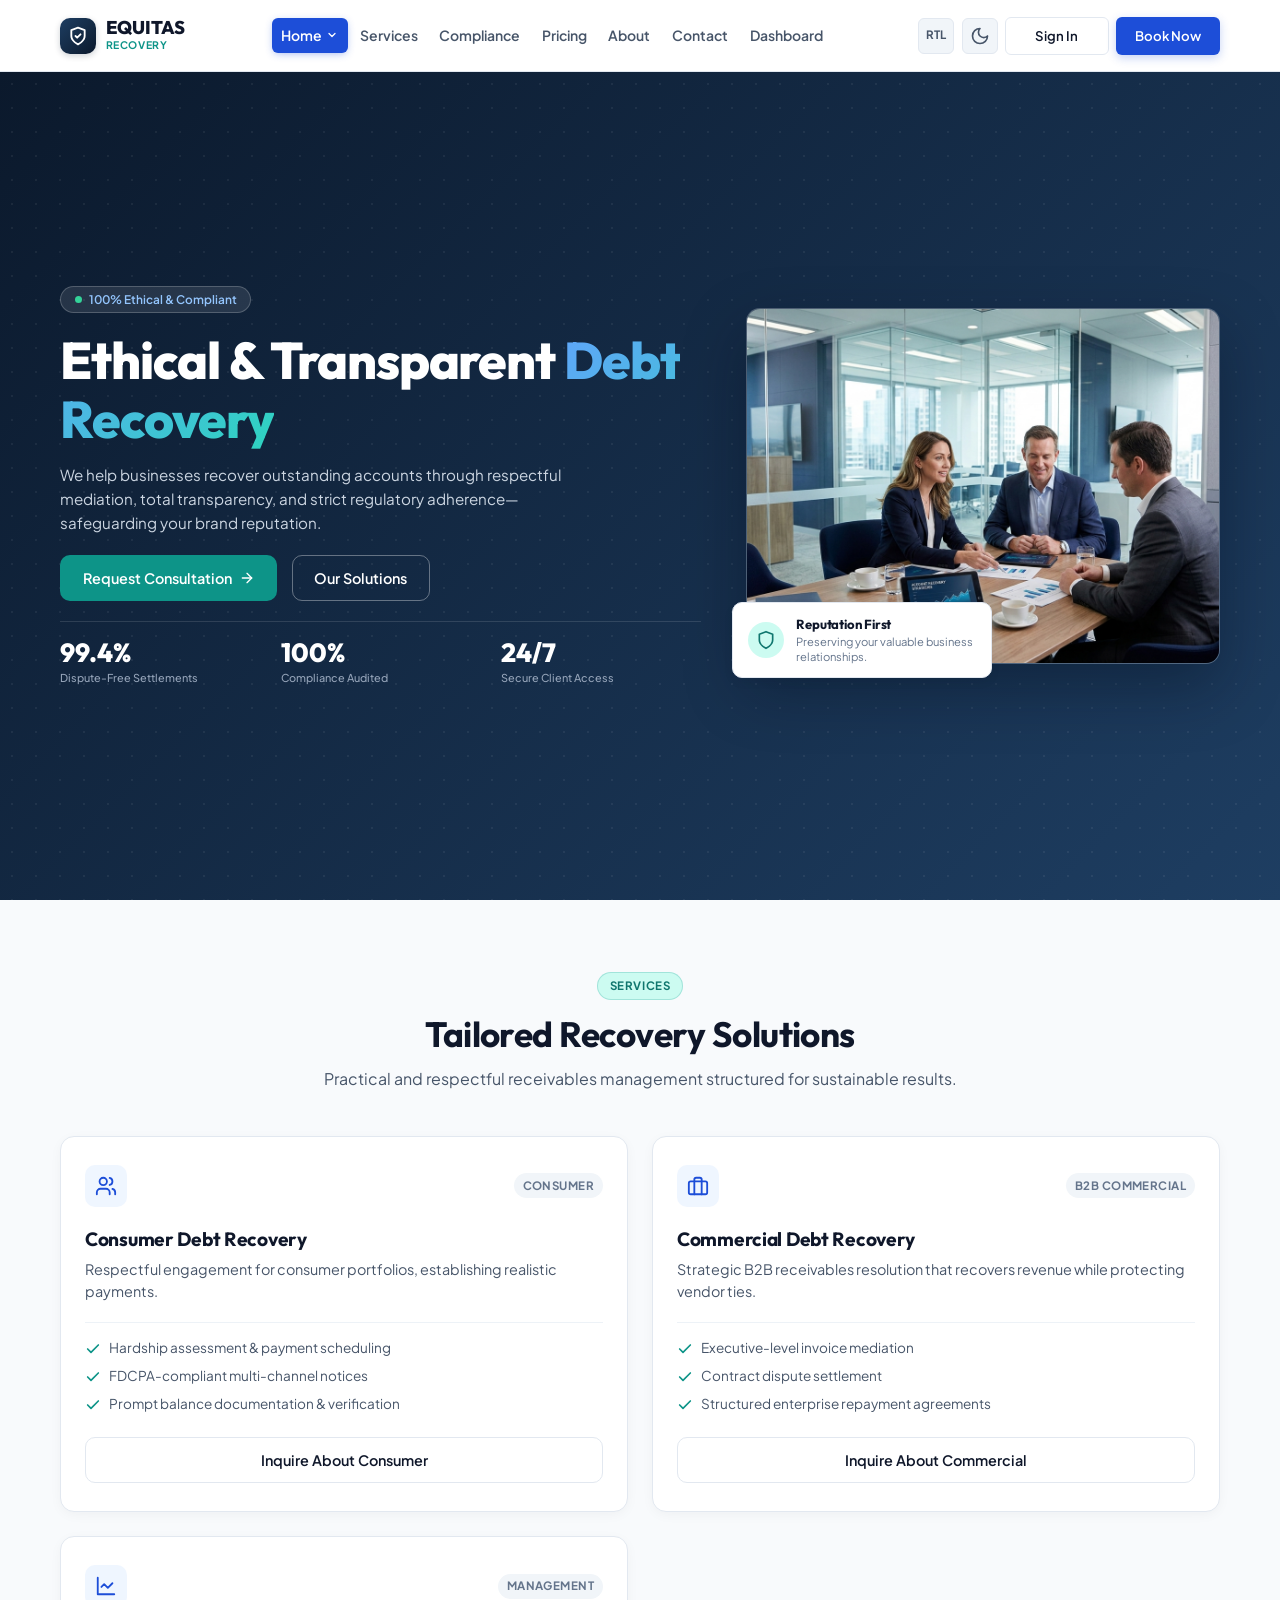
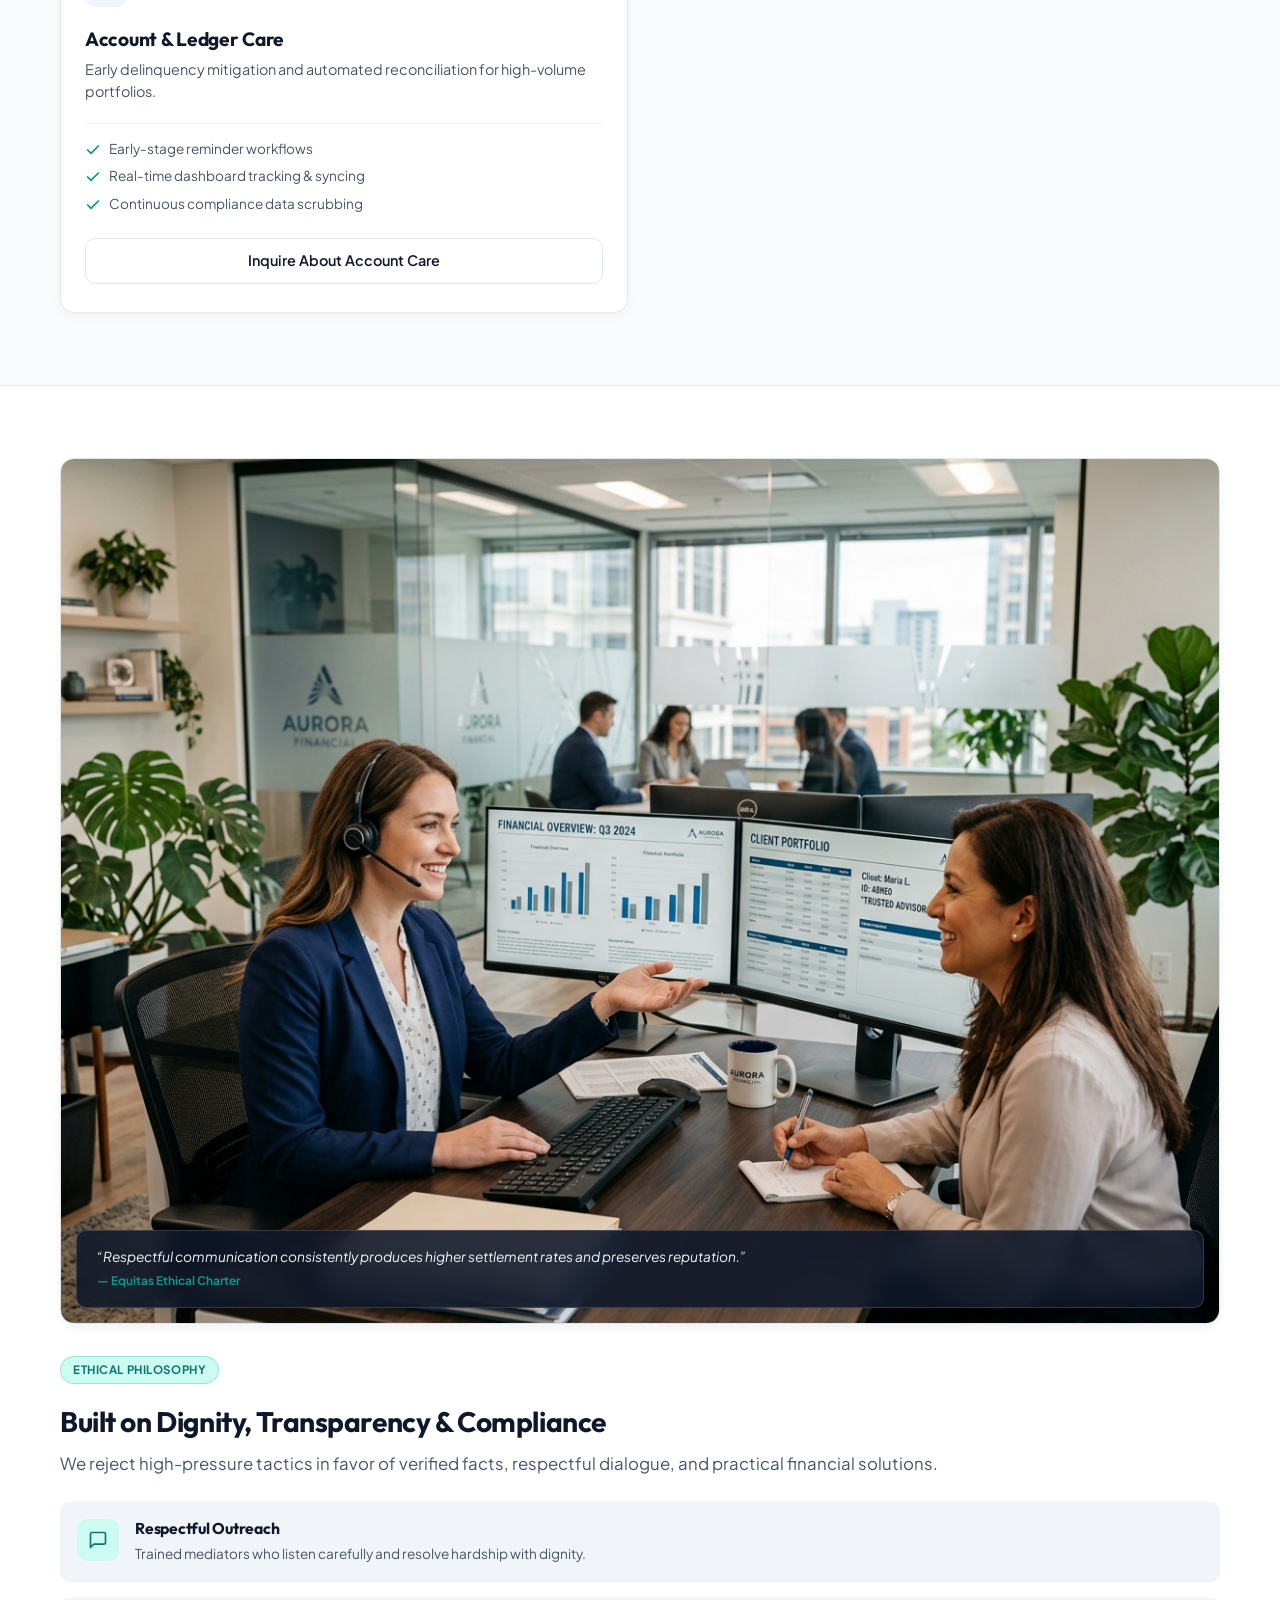
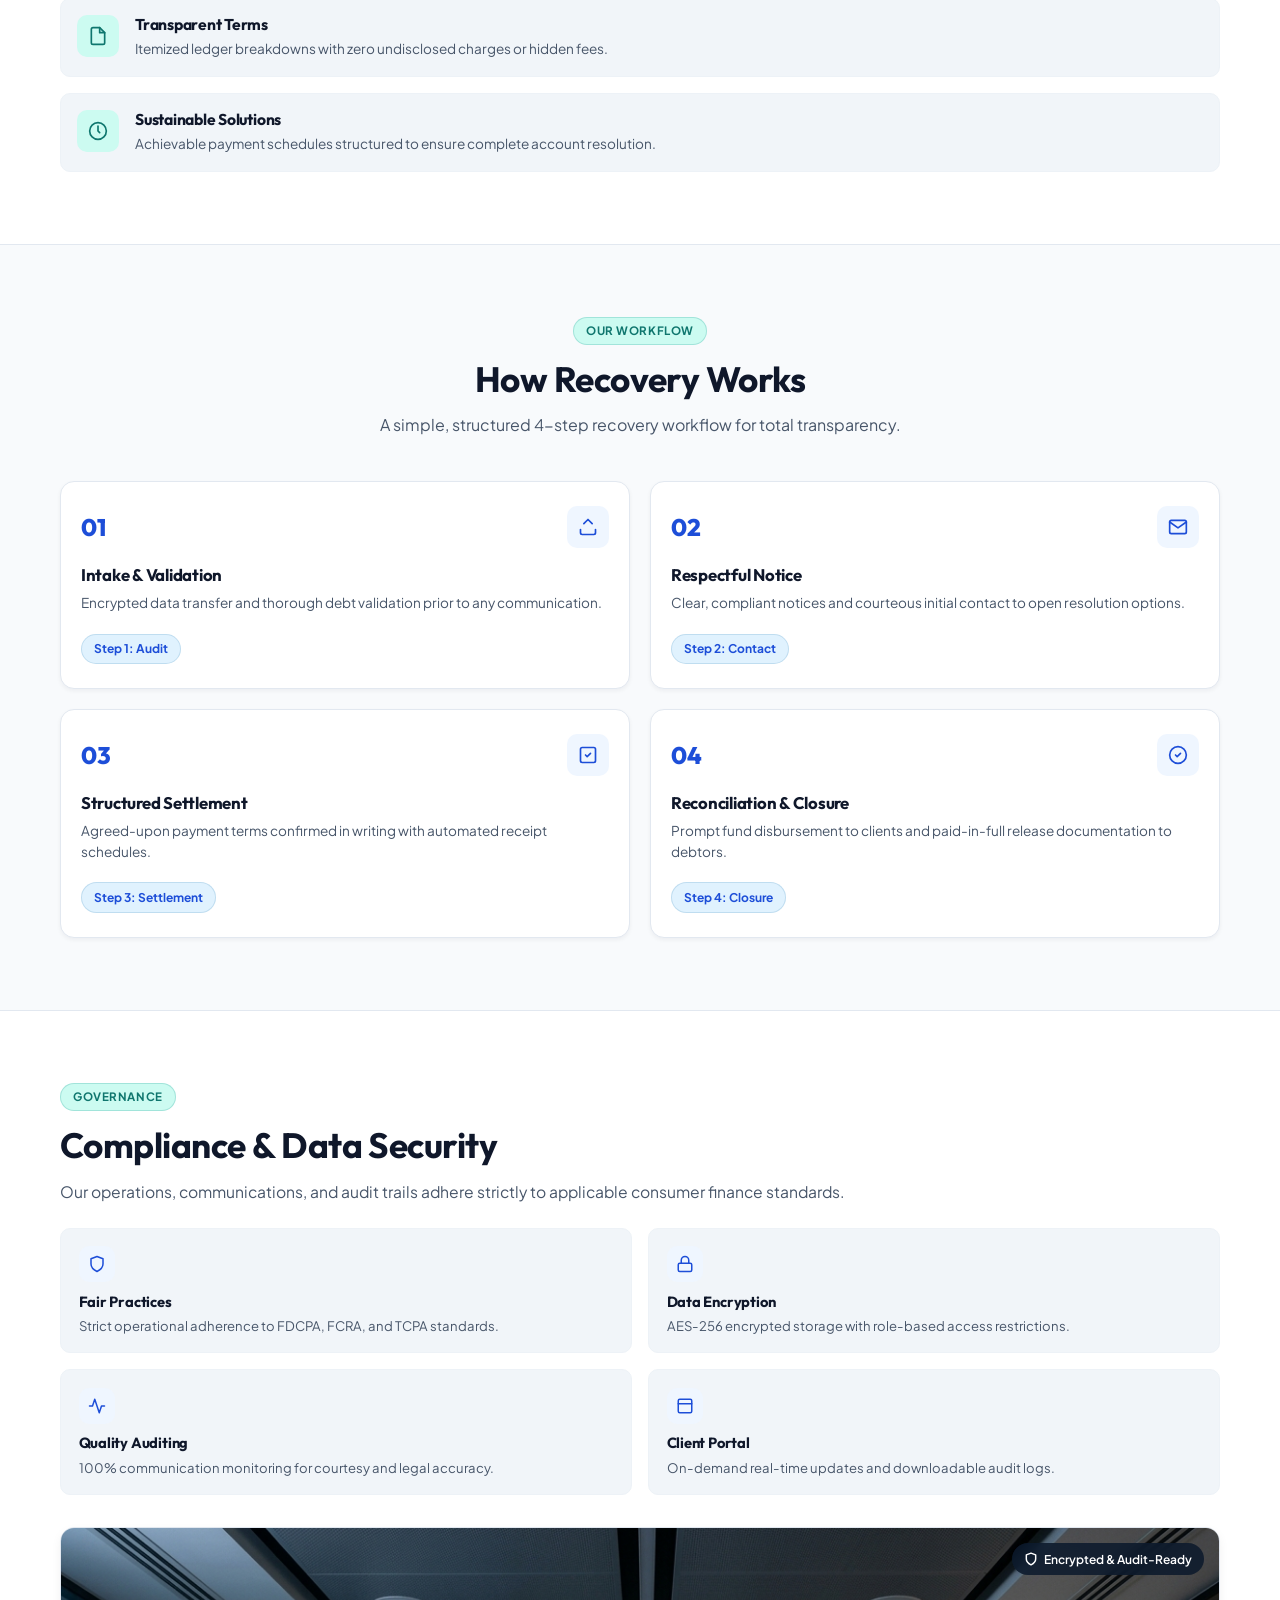
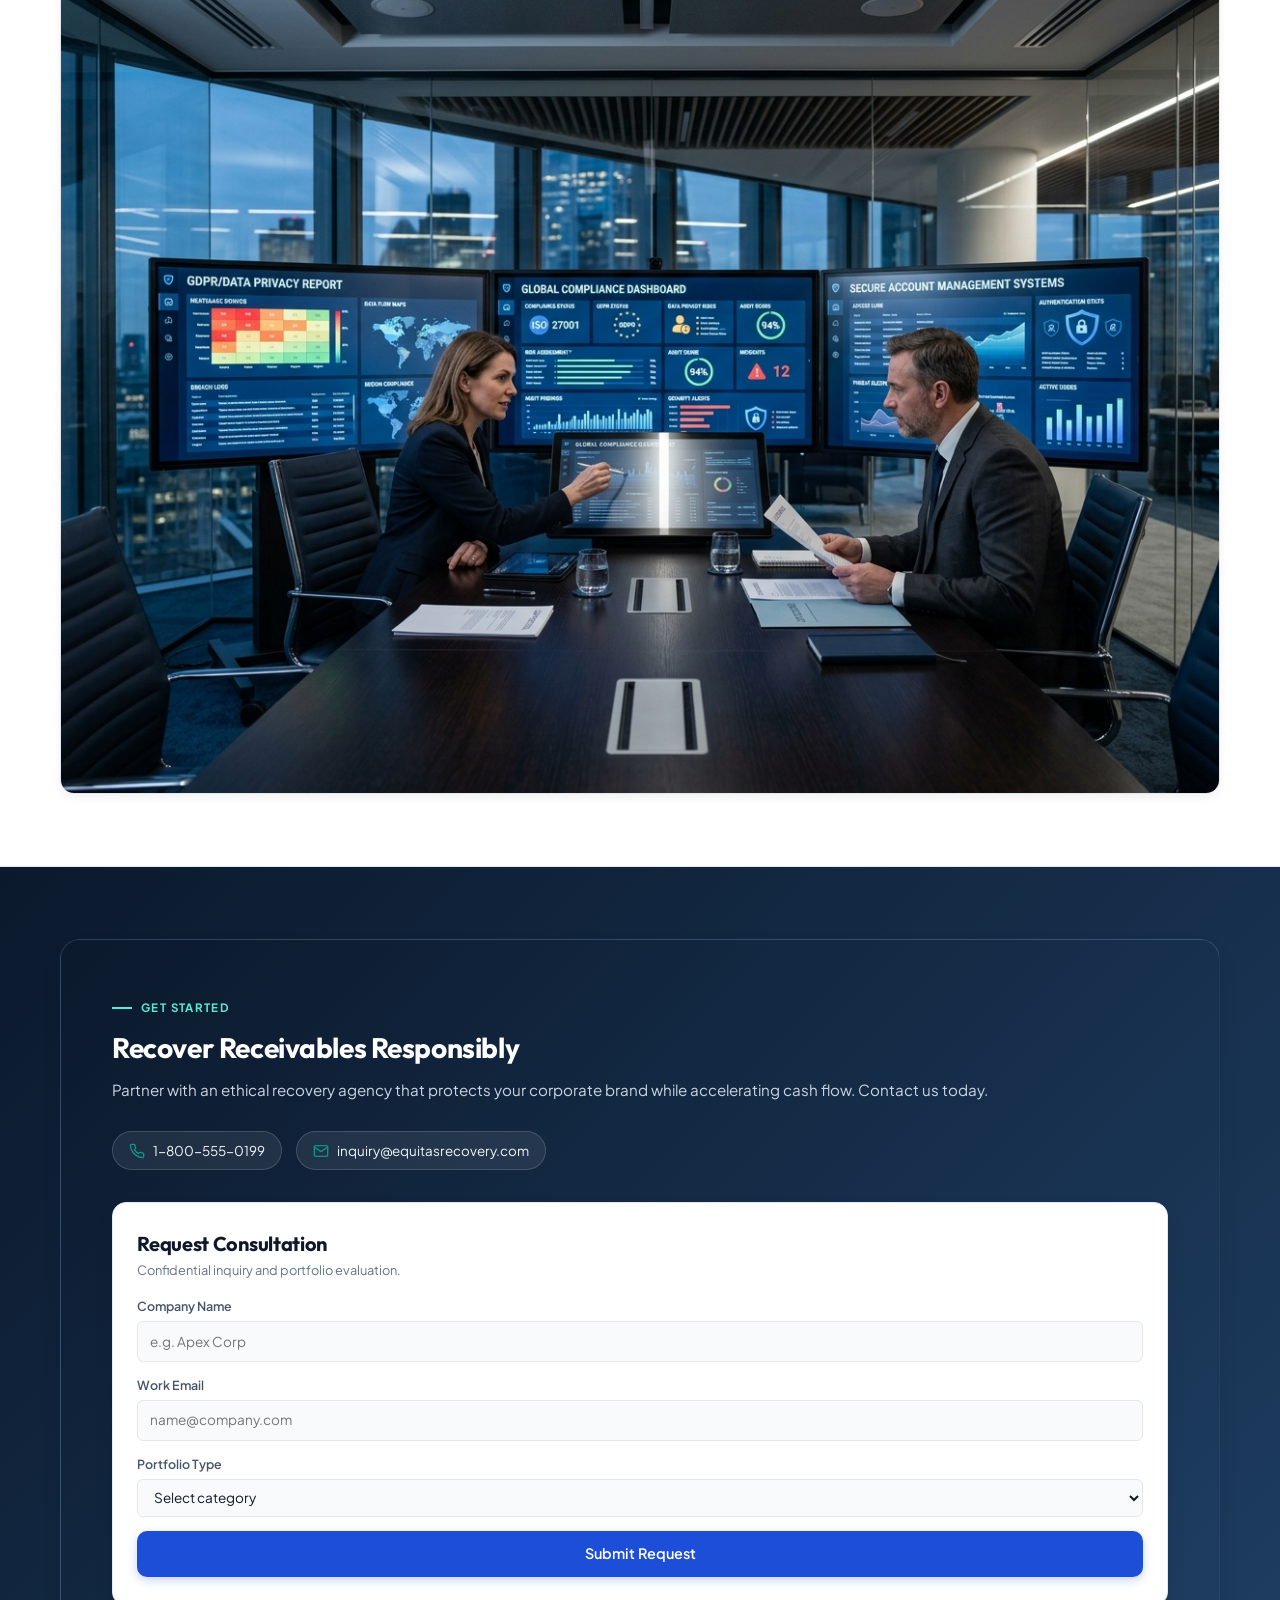
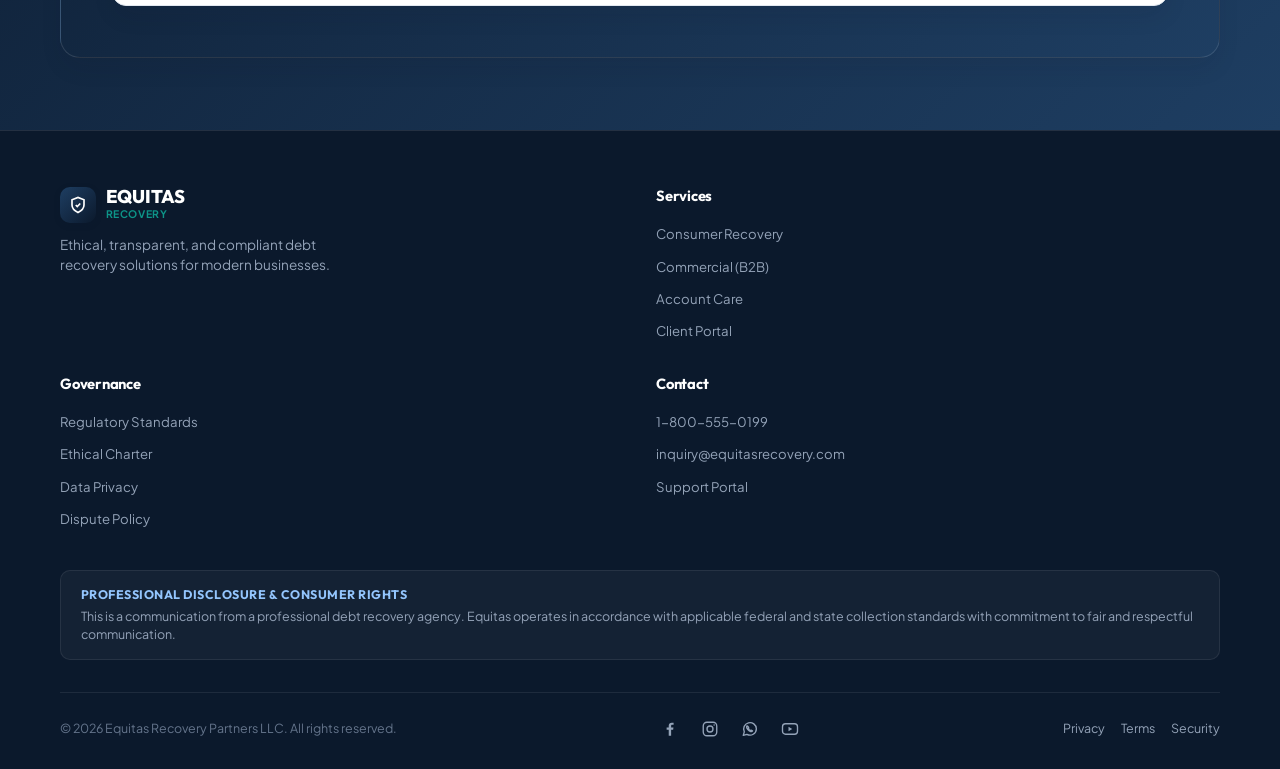
<file: index.html>
<!DOCTYPE html>
<html lang="en" dir="ltr" data-theme="light">
<head>
  <meta charset="UTF-8">
  <meta name="viewport" content="width=device-width, initial-scale=1.0">
  <title>Equitas Recovery Partners | Ethical & Compliant Debt Recovery</title>
  <link rel="icon" type="image/svg+xml" href="assets/images/equitas-mark.svg">
  <link rel="apple-touch-icon" href="assets/images/equitas-mark.svg">
  <meta name="description" content="Equitas Recovery Partners delivers ethical, compliant, and transparent debt recovery for commercial and consumer portfolios.">
  
  <!-- Fonts -->
  <link rel="preconnect" href="https://fonts.googleapis.com">
  <link rel="preconnect" href="https://fonts.gstatic.com" crossorigin>
  <link href="https://fonts.googleapis.com/css2?family=Outfit:wght@600;700;800&family=Plus+Jakarta+Sans:wght@400;500;600;700&display=swap" rel="stylesheet">
  
  <!-- Styles -->
  <link rel="stylesheet" href="assets/css/style.css">
</head>
<body>

  <!-- =========================================================================
       SHARED HEADER
       ========================================================================= -->
  <header class="site-header" id="mainHeader">
    <div class="container header-container">
      
      <!-- Logo -->
      <a href="index.html" class="brand-logo" aria-label="Equitas Home">
        <div class="logo-symbol" aria-hidden="true">
          <svg width="20" height="20" viewBox="0 0 24 24" fill="none" stroke="currentColor" stroke-width="2.2" stroke-linecap="round" stroke-linejoin="round">
            <path d="M12 22s8-4 8-10V5l-8-3-8 3v7c0 6 8 10 8 10z"/>
            <path d="m9 12 2 2 4-4"/>
          </svg>
        </div>
        <div class="logo-text">
          <span class="logo-title">EQUITAS</span>
          <span class="logo-subtitle">Recovery</span>
        </div>
      </a>

      <!-- Desktop Nav -->
      <nav class="nav-desktop" aria-label="Main Navigation">
        <ul class="nav-links">
          <li class="nav-item">
            <a href="index.html" class="nav-link active" id="homeDropdownBtn" aria-haspopup="true" aria-expanded="false">
              <span>Home</span>
              <svg width="12" height="12" viewBox="0 0 24 24" fill="none" stroke="currentColor" stroke-width="2.5" stroke-linecap="round" stroke-linejoin="round">
                <path d="m6 9 6 6 6-6"/>
              </svg>
            </a>
            <div class="nav-dropdown-menu">
              <a href="index.html" class="dropdown-item active">
                <span>Home 1 (Corporate)</span>
                <span class="dropdown-badge">Active</span>
              </a>
              <a href="home-2.html" class="dropdown-item">
                <span>Home 2 (Enterprise)</span>
              </a>
            </div>
          </li>
          <li class="nav-item"><a href="services.html" class="nav-link">Services</a></li>
          <li class="nav-item"><a href="compliance.html" class="nav-link">Compliance</a></li>
          <li class="nav-item"><a href="pricing.html" class="nav-link">Pricing</a></li>
          <li class="nav-item"><a href="about.html" class="nav-link">About</a></li>
          <li class="nav-item"><a href="contact.html" class="nav-link">Contact</a></li>
          <li class="nav-item"><a href="dashboard.html" class="nav-link">Dashboard</a></li>
        </ul>
      </nav>

      <!-- Header Utilities -->
      <div class="header-actions">
        <button type="button" class="control-btn rtl-toggle-btn" aria-label="Toggle RTL/LTR" title="Toggle RTL/LTR">
          <span class="rtl-badge">RTL</span>
        </button>

        <button type="button" class="control-btn theme-toggle-btn" aria-label="Toggle theme" title="Toggle Theme">
          <svg width="18" height="18" viewBox="0 0 24 24" fill="none" stroke="currentColor" stroke-width="2" stroke-linecap="round" stroke-linejoin="round">
            <path d="M12 3a6 6 0 0 0 9 9 9 9 0 1 1-9-9Z"/>
          </svg>
        </button>

        <a href="login.html" class="btn btn-secondary btn-sm" id="clientPortalBtn">
          <span>Sign In</span>
        </a>

        <a href="contact.html#consultFormSection" class="btn btn-primary btn-sm" id="headerInquiryBtn">
          <span>Book Now</span>
        </a>

        <button type="button" class="hamburger-btn" aria-label="Open menu" aria-expanded="false" aria-controls="mobileNavDrawer">
          <span></span>
          <span></span>
          <span></span>
        </button>
      </div>

    </div>
  </header>

  <!-- Mobile Drawer -->
  <div class="mobile-nav-overlay" id="mobileNavOverlay" aria-hidden="true"></div>
  <div class="mobile-nav-drawer" id="mobileNavDrawer" role="dialog" aria-modal="true" aria-label="Mobile Menu">
    <div class="drawer-header">
      <div class="brand-logo">
        <div class="logo-symbol" aria-hidden="true">
          <svg width="18" height="18" viewBox="0 0 24 24" fill="none" stroke="currentColor" stroke-width="2.2">
            <path d="M12 22s8-4 8-10V5l-8-3-8 3v7c0 6 8 10 8 10z"/>
            <path d="m9 12 2 2 4-4"/>
          </svg>
        </div>
        <div class="logo-text">
          <span class="logo-title">EQUITAS</span>
        </div>
      </div>
      <button type="button" class="drawer-close-btn" aria-label="Close menu">
        <svg width="18" height="18" viewBox="0 0 24 24" fill="none" stroke="currentColor" stroke-width="2.5" stroke-linecap="round" stroke-linejoin="round">
          <line x1="18" y1="6" x2="6" y2="18"/>
          <line x1="6" y1="6" x2="18" y2="18"/>
        </svg>
      </button>
    </div>

    <div class="drawer-links">
      <div class="drawer-home-group">
        <button type="button" class="drawer-link drawer-home-toggle" aria-controls="drawerHomeMenu" aria-expanded="false">
          <span>Home</span>
          <svg viewBox="0 0 24 24" fill="none" stroke="currentColor" stroke-width="2" aria-hidden="true"><path d="m7 10 5 5 5-5"/></svg>
        </button>
        <div class="drawer-home-menu" id="drawerHomeMenu" hidden>
          <a href="index.html" class="drawer-link" data-home-page="index.html">Home 1 (Corporate)</a>
          <a href="home-2.html" class="drawer-link" data-home-page="home-2.html">Home 2 (Enterprise)</a>
        </div>
      </div>
      <a href="services.html" class="drawer-link">Services</a>
      <a href="compliance.html" class="drawer-link">Compliance &amp; Licensing</a>
      <a href="pricing.html" class="drawer-link">Pricing &amp; Plans</a>
      <a href="about.html" class="drawer-link">About Us</a>
      <a href="contact.html" class="drawer-link">Contact</a>
      <a href="dashboard.html" class="drawer-link">Dashboard</a>
    </div>

    <div class="drawer-actions">
      <div class="drawer-controls-row">
        <button type="button" class="control-btn theme-toggle-btn" aria-label="Toggle theme in drawer" style="width: 48%; height: 38px;">
          <span>Theme</span>
        </button>
        <button type="button" class="control-btn rtl-toggle-btn" aria-label="Toggle RTL in drawer" style="width: 48%; height: 38px;">
          <span>RTL</span>
        </button>
      </div>
      <a href="login.html" class="btn btn-secondary btn-block">Sign In</a>
      <a href="contact.html#consultFormSection" class="btn btn-primary btn-block">Book Now</a>
    </div>
  </div>

  <main id="mainContent">

    <!-- =========================================================================
         SECTION 1: HERO
         ========================================================================= -->
    <section class="hero-section" id="hero" aria-labelledby="heroHeadline">
      <div class="hero-background-pattern" aria-hidden="true"></div>
      <div class="container">
        <div class="hero-grid">
          
          <div class="hero-content">
            <div class="hero-badge">
              <span class="pulse-dot" aria-hidden="true"></span>
              <span>100% Ethical &amp; Compliant</span>
            </div>

            <h1 class="hero-title" id="heroHeadline">
              Ethical &amp; Transparent <span class="highlight-text">Debt Recovery</span>
            </h1>

            <p class="hero-description">
              We help businesses recover outstanding accounts through respectful mediation, total transparency, and strict regulatory adherence—safeguarding your brand reputation.
            </p>

            <div class="hero-cta-group">
              <a href="#contact" class="btn btn-teal">
                <span>Request Consultation</span>
                <svg width="16" height="16" viewBox="0 0 24 24" fill="none" stroke="currentColor" stroke-width="2" stroke-linecap="round" stroke-linejoin="round" aria-hidden="true">
                  <line x1="5" y1="12" x2="19" y2="12"/>
                  <polyline points="12 5 19 12 12 19"/>
                </svg>
              </a>
              <a href="#services" class="btn btn-outline-white">
                <span>Our Solutions</span>
              </a>
            </div>

            <div class="hero-metrics-strip">
              <div class="metric-item">
                <span class="metric-value">99.4%</span>
                <span class="metric-label">Dispute-Free Settlements</span>
              </div>
              <div class="metric-item">
                <span class="metric-value">100%</span>
                <span class="metric-label">Compliance Audited</span>
              </div>
              <div class="metric-item">
                <span class="metric-value">24/7</span>
                <span class="metric-label">Secure Client Access</span>
              </div>
            </div>
          </div>

          <div class="hero-media-card">
            <div class="hero-image-frame">
              <img src="assets/images/hero-consultation.jpg" alt="Equitas recovery advisors in a professional client consultation." width="1280" height="720" loading="eager">
            </div>
            
            <div class="hero-floating-badge">
              <div class="badge-icon" aria-hidden="true">
                <svg width="20" height="20" viewBox="0 0 24 24" fill="none" stroke="currentColor" stroke-width="2" stroke-linecap="round" stroke-linejoin="round">
                  <path d="M12 22s8-4 8-10V5l-8-3-8 3v7c0 6 8 10 8 10z"/>
                </svg>
              </div>
              <div>
                <h4>Reputation First</h4>
                <p>Preserving your valuable business relationships.</p>
              </div>
            </div>
          </div>

        </div>
      </div>
    </section>

    <!-- =========================================================================
         SECTION 2: OUR SERVICES
         ========================================================================= -->
    <section class="section-wrapper services-section" id="services" aria-labelledby="servicesHeadline">
      <div class="container">
        
        <div class="section-header">
          <span class="section-tag">Services</span>
          <h2 id="servicesHeadline">Tailored Recovery Solutions</h2>
          <p>Practical and respectful receivables management structured for sustainable results.</p>
        </div>

        <div class="services-grid">
          
          <!-- Consumer -->
          <article class="service-card">
            <div class="service-card-header">
              <div class="icon-box" aria-hidden="true">
                <svg width="22" height="22" viewBox="0 0 24 24" fill="none" stroke="currentColor" stroke-width="2" stroke-linecap="round" stroke-linejoin="round">
                  <path d="M16 21v-2a4 4 0 0 0-4-4H6a4 4 0 0 0-4 4v2"/>
                  <circle cx="9" cy="7" r="4"/>
                  <path d="M22 21v-2a4 4 0 0 0-3-3.87"/>
                  <path d="M16 3.13a4 4 0 0 1 0 7.75"/>
                </svg>
              </div>
              <span class="service-tag">Consumer</span>
            </div>
            
            <h3>Consumer Debt Recovery</h3>
            <p class="service-desc">
              Respectful engagement for consumer portfolios, establishing realistic payments.
            </p>

            <ul class="service-features-list">
              <li>
                <svg width="16" height="16" viewBox="0 0 24 24" fill="none" stroke="currentColor" stroke-width="2.5" stroke-linecap="round" stroke-linejoin="round"><polyline points="20 6 9 17 4 12"/></svg>
                <span>Hardship assessment &amp; payment scheduling</span>
              </li>
              <li>
                <svg width="16" height="16" viewBox="0 0 24 24" fill="none" stroke="currentColor" stroke-width="2.5" stroke-linecap="round" stroke-linejoin="round"><polyline points="20 6 9 17 4 12"/></svg>
                <span>FDCPA-compliant multi-channel notices</span>
              </li>
              <li>
                <svg width="16" height="16" viewBox="0 0 24 24" fill="none" stroke="currentColor" stroke-width="2.5" stroke-linecap="round" stroke-linejoin="round"><polyline points="20 6 9 17 4 12"/></svg>
                <span>Prompt balance documentation &amp; verification</span>
              </li>
            </ul>

            <div class="service-card-footer">
              <a href="#contact" class="btn btn-secondary btn-block">Inquire About Consumer</a>
            </div>
          </article>

          <!-- Commercial -->
          <article class="service-card">
            <div class="service-card-header">
              <div class="icon-box" aria-hidden="true">
                <svg width="22" height="22" viewBox="0 0 24 24" fill="none" stroke="currentColor" stroke-width="2" stroke-linecap="round" stroke-linejoin="round">
                  <rect width="20" height="14" x="2" y="7" rx="2" ry="2"/>
                  <path d="M16 21V5a2 2 0 0 0-2-2h-4a2 2 0 0 0-2 2v16"/>
                </svg>
              </div>
              <span class="service-tag">B2B Commercial</span>
            </div>
            
            <h3>Commercial Debt Recovery</h3>
            <p class="service-desc">
              Strategic B2B receivables resolution that recovers revenue while protecting vendor ties.
            </p>

            <ul class="service-features-list">
              <li>
                <svg width="16" height="16" viewBox="0 0 24 24" fill="none" stroke="currentColor" stroke-width="2.5" stroke-linecap="round" stroke-linejoin="round"><polyline points="20 6 9 17 4 12"/></svg>
                <span>Executive-level invoice mediation</span>
              </li>
              <li>
                <svg width="16" height="16" viewBox="0 0 24 24" fill="none" stroke="currentColor" stroke-width="2.5" stroke-linecap="round" stroke-linejoin="round"><polyline points="20 6 9 17 4 12"/></svg>
                <span>Contract dispute settlement</span>
              </li>
              <li>
                <svg width="16" height="16" viewBox="0 0 24 24" fill="none" stroke="currentColor" stroke-width="2.5" stroke-linecap="round" stroke-linejoin="round"><polyline points="20 6 9 17 4 12"/></svg>
                <span>Structured enterprise repayment agreements</span>
              </li>
            </ul>

            <div class="service-card-footer">
              <a href="#contact" class="btn btn-secondary btn-block">Inquire About Commercial</a>
            </div>
          </article>

          <!-- Account Management -->
          <article class="service-card">
            <div class="service-card-header">
              <div class="icon-box" aria-hidden="true">
                <svg width="22" height="22" viewBox="0 0 24 24" fill="none" stroke="currentColor" stroke-width="2" stroke-linecap="round" stroke-linejoin="round">
                  <path d="M3 3v18h18"/>
                  <path d="m19 9-5 5-4-4-3 3"/>
                </svg>
              </div>
              <span class="service-tag">Management</span>
            </div>
            
            <h3>Account &amp; Ledger Care</h3>
            <p class="service-desc">
              Early delinquency mitigation and automated reconciliation for high-volume portfolios.
            </p>

            <ul class="service-features-list">
              <li>
                <svg width="16" height="16" viewBox="0 0 24 24" fill="none" stroke="currentColor" stroke-width="2.5" stroke-linecap="round" stroke-linejoin="round"><polyline points="20 6 9 17 4 12"/></svg>
                <span>Early-stage reminder workflows</span>
              </li>
              <li>
                <svg width="16" height="16" viewBox="0 0 24 24" fill="none" stroke="currentColor" stroke-width="2.5" stroke-linecap="round" stroke-linejoin="round"><polyline points="20 6 9 17 4 12"/></svg>
                <span>Real-time dashboard tracking &amp; syncing</span>
              </li>
              <li>
                <svg width="16" height="16" viewBox="0 0 24 24" fill="none" stroke="currentColor" stroke-width="2.5" stroke-linecap="round" stroke-linejoin="round"><polyline points="20 6 9 17 4 12"/></svg>
                <span>Continuous compliance data scrubbing</span>
              </li>
            </ul>

            <div class="service-card-footer">
              <a href="#contact" class="btn btn-secondary btn-block">Inquire About Account Care</a>
            </div>
          </article>

        </div>
      </div>
    </section>

    <!-- =========================================================================
         SECTION 3: ETHICAL APPROACH
         ========================================================================= -->
    <section class="section-wrapper approach-section" id="approach" aria-labelledby="approachHeadline">
      <div class="container">
        <div class="approach-grid">
          
          <div class="approach-media">
            <div class="approach-image-wrapper">
              <img src="assets/images/ethical-approach.jpg" alt="Equitas account manager discussing transparent account resolution." width="1280" height="960" loading="lazy">
            </div>

            <div class="approach-quote-box">
              <p>“Respectful communication consistently produces higher settlement rates and preserves reputation.”</p>
              <span class="quote-author">— Equitas Ethical Charter</span>
            </div>
          </div>

          <div class="approach-content">
            <span class="section-tag">Ethical Philosophy</span>
            <h2 id="approachHeadline">Built on Dignity, Transparency &amp; Compliance</h2>
            <p class="approach-lead">
              We reject high-pressure tactics in favor of verified facts, respectful dialogue, and practical financial solutions.
            </p>

            <div class="pillars-stack">
              <div class="pillar-item">
                <div class="icon-box icon-box-teal" aria-hidden="true">
                  <svg width="20" height="20" viewBox="0 0 24 24" fill="none" stroke="currentColor" stroke-width="2" stroke-linecap="round" stroke-linejoin="round">
                    <path d="M21 15a2 2 0 0 1-2 2H7l-4 4V5a2 2 0 0 1 2-2h14a2 2 0 0 1 2 2z"/>
                  </svg>
                </div>
                <div>
                  <h3>Respectful Outreach</h3>
                  <p>Trained mediators who listen carefully and resolve hardship with dignity.</p>
                </div>
              </div>

              <div class="pillar-item">
                <div class="icon-box icon-box-teal" aria-hidden="true">
                  <svg width="20" height="20" viewBox="0 0 24 24" fill="none" stroke="currentColor" stroke-width="2" stroke-linecap="round" stroke-linejoin="round">
                    <path d="M14 2H6a2 2 0 0 0-2 2v16a2 2 0 0 0 2 2h12a2 2 0 0 0 2-2V8z"/>
                    <polyline points="14 2 14 8 20 8"/>
                  </svg>
                </div>
                <div>
                  <h3>Transparent Terms</h3>
                  <p>Itemized ledger breakdowns with zero undisclosed charges or hidden fees.</p>
                </div>
              </div>

              <div class="pillar-item">
                <div class="icon-box icon-box-teal" aria-hidden="true">
                  <svg width="20" height="20" viewBox="0 0 24 24" fill="none" stroke="currentColor" stroke-width="2" stroke-linecap="round" stroke-linejoin="round">
                    <circle cx="12" cy="12" r="10"/>
                    <polyline points="12 6 12 12 14 14"/>
                  </svg>
                </div>
                <div>
                  <h3>Sustainable Solutions</h3>
                  <p>Achievable payment schedules structured to ensure complete account resolution.</p>
                </div>
              </div>
            </div>
          </div>

        </div>
      </div>
    </section>

    <!-- =========================================================================
         SECTION 4: HOW RECOVERY WORKS
         ========================================================================= -->
    <section class="section-wrapper process-section" id="process" aria-labelledby="processHeadline">
      <div class="container">
        
        <div class="section-header">
          <span class="section-tag">Our Workflow</span>
          <h2 id="processHeadline">How Recovery Works</h2>
          <p>A simple, structured 4-step recovery workflow for total transparency.</p>
        </div>

        <div class="process-grid">
          
          <div class="process-step-card">
            <div class="step-header">
              <span class="step-number">01</span>
              <div class="icon-box" aria-hidden="true">
                <svg width="20" height="20" viewBox="0 0 24 24" fill="none" stroke="currentColor" stroke-width="2" stroke-linecap="round" stroke-linejoin="round">
                  <path d="M21 15v4a2 2 0 0 1-2 2H5a2 2 0 0 1-2-2v-4"/>
                  <polyline points="17 8 12 3 7 8"/>
                </svg>
              </div>
            </div>
            <h3>Intake &amp; Validation</h3>
            <p>Encrypted data transfer and thorough debt validation prior to any communication.</p>
            <span class="step-badge">Step 1: Audit</span>
          </div>

          <div class="process-step-card">
            <div class="step-header">
              <span class="step-number">02</span>
              <div class="icon-box" aria-hidden="true">
                <svg width="20" height="20" viewBox="0 0 24 24" fill="none" stroke="currentColor" stroke-width="2" stroke-linecap="round" stroke-linejoin="round">
                  <path d="M4 4h16c1.1 0 2 .9 2 2v12c0 1.1-.9 2-2 2H4c-1.1 0-2-.9-2-2V6c0-1.1.9-2 2-2z"/>
                  <polyline points="22,6 12,13 2,6"/>
                </svg>
              </div>
            </div>
            <h3>Respectful Notice</h3>
            <p>Clear, compliant notices and courteous initial contact to open resolution options.</p>
            <span class="step-badge">Step 2: Contact</span>
          </div>

          <div class="process-step-card">
            <div class="step-header">
              <span class="step-number">03</span>
              <div class="icon-box" aria-hidden="true">
                <svg width="20" height="20" viewBox="0 0 24 24" fill="none" stroke="currentColor" stroke-width="2" stroke-linecap="round" stroke-linejoin="round">
                  <rect width="18" height="18" x="3" y="3" rx="2"/>
                  <path d="m9 12 2 2 4-4"/>
                </svg>
              </div>
            </div>
            <h3>Structured Settlement</h3>
            <p>Agreed-upon payment terms confirmed in writing with automated receipt schedules.</p>
            <span class="step-badge">Step 3: Settlement</span>
          </div>

          <div class="process-step-card">
            <div class="step-header">
              <span class="step-number">04</span>
              <div class="icon-box" aria-hidden="true">
                <svg width="20" height="20" viewBox="0 0 24 24" fill="none" stroke="currentColor" stroke-width="2" stroke-linecap="round" stroke-linejoin="round">
                  <circle cx="12" cy="12" r="10"/>
                  <path d="m9 12 2 2 4-4"/>
                </svg>
              </div>
            </div>
            <h3>Reconciliation &amp; Closure</h3>
            <p>Prompt fund disbursement to clients and paid-in-full release documentation to debtors.</p>
            <span class="step-badge">Step 4: Closure</span>
          </div>

        </div>
      </div>
    </section>

    <!-- =========================================================================
         SECTION 5: COMPLIANCE AND TRUST
         ========================================================================= -->
    <section class="section-wrapper compliance-section" id="compliance" aria-labelledby="complianceHeadline">
      <div class="container">
        <div class="compliance-grid">
          
          <div class="compliance-content">
            <span class="section-tag">Governance</span>
            <h2 id="complianceHeadline">Compliance &amp; Data Security</h2>
            <p class="compliance-lead">
              Our operations, communications, and audit trails adhere strictly to applicable consumer finance standards.
            </p>

            <div class="compliance-features-grid">
              <div class="compliance-box">
                <div class="icon-box" aria-hidden="true">
                  <svg width="18" height="18" viewBox="0 0 24 24" fill="none" stroke="currentColor" stroke-width="2" stroke-linecap="round" stroke-linejoin="round">
                    <path d="M12 22s8-4 8-10V5l-8-3-8 3v7c0 6 8 10 8 10z"/>
                  </svg>
                </div>
                <h3>Fair Practices</h3>
                <p>Strict operational adherence to FDCPA, FCRA, and TCPA standards.</p>
              </div>

              <div class="compliance-box">
                <div class="icon-box" aria-hidden="true">
                  <svg width="18" height="18" viewBox="0 0 24 24" fill="none" stroke="currentColor" stroke-width="2" stroke-linecap="round" stroke-linejoin="round">
                    <rect width="18" height="11" x="3" y="11" rx="2" ry="2"/>
                    <path d="M7 11V7a5 5 0 0 1 10 0v4"/>
                  </svg>
                </div>
                <h3>Data Encryption</h3>
                <p>AES-256 encrypted storage with role-based access restrictions.</p>
              </div>

              <div class="compliance-box">
                <div class="icon-box" aria-hidden="true">
                  <svg width="18" height="18" viewBox="0 0 24 24" fill="none" stroke="currentColor" stroke-width="2" stroke-linecap="round" stroke-linejoin="round">
                    <path d="M22 12h-4l-3 9L9 3l-3 9H2"/>
                  </svg>
                </div>
                <h3>Quality Auditing</h3>
                <p>100% communication monitoring for courtesy and legal accuracy.</p>
              </div>

              <div class="compliance-box">
                <div class="icon-box" aria-hidden="true">
                  <svg width="18" height="18" viewBox="0 0 24 24" fill="none" stroke="currentColor" stroke-width="2" stroke-linecap="round" stroke-linejoin="round">
                    <rect width="18" height="18" x="3" y="3" rx="2"/>
                    <path d="M3 9h18"/>
                  </svg>
                </div>
                <h3>Client Portal</h3>
                <p>On-demand real-time updates and downloadable audit logs.</p>
              </div>
            </div>
          </div>

          <div class="compliance-media">
            <div class="compliance-image-frame">
              <img src="assets/images/compliance-trust.jpg" alt="Equitas compliance and security overview." width="1280" height="960" loading="lazy">
            </div>
            
            <div class="compliance-security-pill">
              <svg width="14" height="14" viewBox="0 0 24 24" fill="none" stroke="currentColor" stroke-width="2.5" stroke-linecap="round" stroke-linejoin="round" aria-hidden="true">
                <path d="M12 22s8-4 8-10V5l-8-3-8 3v7c0 6 8 10 8 10z"/>
              </svg>
              <span>Encrypted &amp; Audit-Ready</span>
            </div>
          </div>

        </div>
      </div>
    </section>

    <!-- =========================================================================
         SECTION 6: FINAL CTA
         ========================================================================= -->
    <section class="section-wrapper cta-section" id="contact" aria-labelledby="ctaHeadline">
      <div class="container">
        <div class="cta-container-card">
          <div class="cta-content-grid">
            
            <div class="cta-text-side">
              <span class="cta-eyebrow">Get Started</span>
              <h2 id="ctaHeadline">Recover Receivables Responsibly</h2>
              <p>
                Partner with an ethical recovery agency that protects your corporate brand while accelerating cash flow. Contact us today.
              </p>

              <div class="cta-contact-pills">
                <div class="contact-pill-item">
                  <svg width="16" height="16" viewBox="0 0 24 24" fill="none" stroke="currentColor" stroke-width="2" stroke-linecap="round" stroke-linejoin="round" aria-hidden="true">
                    <path d="M22 16.92v3a2 2 0 0 1-2.18 2 19.79 19.79 0 0 1-8.63-3.07 19.5 19.5 0 0 1-6-6 19.79 19.79 0 0 1-3.07-8.67A2 2 0 0 1 4.11 2h3a2 2 0 0 1 2 1.72 12.84 12.84 0 0 0 .7 2.81 2 2 0 0 1-.45 2.11L8.09 9.91a16 16 0 0 0 6 6l1.27-1.27a2 2 0 0 1 2.11-.45 12.84 12.84 0 0 0 2.81.7A2 2 0 0 1 22 16.92z"/>
                  </svg>
                  <span>1-800-555-0199</span>
                </div>
                <div class="contact-pill-item">
                  <svg width="16" height="16" viewBox="0 0 24 24" fill="none" stroke="currentColor" stroke-width="2" stroke-linecap="round" stroke-linejoin="round" aria-hidden="true">
                    <path d="M4 4h16c1.1 0 2 .9 2 2v12c0 1.1-.9 2-2 2H4c-1.1 0-2-.9-2-2V6c0-1.1.9-2 2-2z"/>
                    <polyline points="22,6 12,13 2,6"/>
                  </svg>
                  <span>inquiry@equitasrecovery.com</span>
                </div>
              </div>
            </div>

            <div class="cta-form-box">
              <h3>Request Consultation</h3>
              <p class="form-subtitle">Confidential inquiry and portfolio evaluation.</p>

              <form class="cta-quick-form" id="consultationForm">
                <div class="form-group">
                  <label for="orgName" class="form-label">Company Name</label>
                  <input type="text" id="orgName" class="form-input" placeholder="e.g. Apex Corp" required>
                </div>

                <div class="form-group">
                  <label for="contactEmail" class="form-label">Work Email</label>
                  <input type="email" id="contactEmail" class="form-input" placeholder="name@company.com" required>
                </div>

                <div class="form-group">
                  <label for="recoveryType" class="form-label">Portfolio Type</label>
                  <select id="recoveryType" class="form-select" required>
                    <option value="" disabled selected>Select category</option>
                    <option value="commercial">Commercial (B2B)</option>
                    <option value="consumer">Consumer (B2C)</option>
                    <option value="portfolio_management">Ledger Management</option>
                  </select>
                </div>

                <div class="form-status-msg" role="status"></div>

                <button type="submit" class="btn btn-primary btn-block">
                  <span>Submit Request</span>
                </button>
              </form>
            </div>

          </div>
        </div>
      </div>
    </section>

  </main>

  <!-- =========================================================================
       SHARED FOOTER
       ========================================================================= -->
  <footer class="site-footer">
    <div class="container">
      
      <div class="footer-main-grid">
        <div class="footer-brand-col">
          <a href="index.html" class="brand-logo" aria-label="Equitas Recovery homepage">
            <div class="logo-symbol" aria-hidden="true">
              <svg width="18" height="18" viewBox="0 0 24 24" fill="none" stroke="currentColor" stroke-width="2.2">
                <path d="M12 22s8-4 8-10V5l-8-3-8 3v7c0 6 8 10 8 10z"/>
                <path d="m9 12 2 2 4-4"/>
              </svg>
            </div>
            <div class="logo-text">
              <span class="logo-title">EQUITAS</span>
              <span class="logo-subtitle">Recovery</span>
            </div>
          </a>
          <p>
            Ethical, transparent, and compliant debt recovery solutions for modern businesses.
          </p>
        </div>

        <div class="footer-col">
          <h4>Services</h4>
          <ul class="footer-links">
            <li><a href="#services">Consumer Recovery</a></li>
            <li><a href="#services">Commercial (B2B)</a></li>
            <li><a href="#services">Account Care</a></li>
            <li><a href="dashboard.html">Client Portal</a></li>
          </ul>
        </div>

        <div class="footer-col">
          <h4>Governance</h4>
          <ul class="footer-links">
            <li><a href="#compliance">Regulatory Standards</a></li>
            <li><a href="#approach">Ethical Charter</a></li>
            <li><a href="#compliance">Data Privacy</a></li>
            <li><a href="#contact">Dispute Policy</a></li>
          </ul>
        </div>

        <div class="footer-col">
          <h4>Contact</h4>
          <ul class="footer-links">
            <li><a href="#contact">1-800-555-0199</a></li>
            <li><a href="#contact">inquiry@equitasrecovery.com</a></li>
            <li><a href="#contact">Support Portal</a></li>
          </ul>
        </div>
      </div>

      <div class="footer-compliance-banner">
        <h5>Professional Disclosure &amp; Consumer Rights</h5>
        <p>
          This is a communication from a professional debt recovery agency. Equitas operates in accordance with applicable federal and state collection standards with commitment to fair and respectful communication.
        </p>
      </div>

      <div class="footer-bottom-bar">
        <p>&copy; 2026 Equitas Recovery Partners LLC. All rights reserved.</p>
        <div class="footer-social-links" aria-label="Social media">
          <a href="https://www.facebook.com/" target="_blank" rel="noopener noreferrer" aria-label="Facebook"><svg viewBox="0 0 24 24" aria-hidden="true"><path d="M13.5 21v-8h2.7l.4-3.1h-3.1v-2c0-.9.3-1.5 1.6-1.5h1.7V3.6c-.3 0-1.3-.1-2.4-.1-2.4 0-4.1 1.5-4.1 4.2v2.3H7.5V13h2.8v8h3.2z"/></svg></a>
          <a href="https://www.instagram.com/" target="_blank" rel="noopener noreferrer" aria-label="Instagram"><svg viewBox="0 0 24 24" aria-hidden="true"><rect x="3" y="3" width="18" height="18" rx="5"/><circle cx="12" cy="12" r="4"/><circle cx="17.5" cy="6.5" r="1" class="social-icon-fill"/></svg></a>
          <a href="https://www.whatsapp.com/" target="_blank" rel="noopener noreferrer" aria-label="WhatsApp"><svg viewBox="0 0 24 24" aria-hidden="true"><path d="M20.5 11.7a8.5 8.5 0 0 1-12.6 7.4L3 20.5l1.4-4.7a8.5 8.5 0 1 1 16.1-4.1z"/><path d="M8.2 7.8c-.4.4-.7.9-.7 1.6 0 2 2.7 4.9 4.8 5.8.8.4 1.5.4 2.1.1l1-.8-2-1-.8.8c-1.1-.5-2.4-1.8-2.9-2.9l.7-.8-1-2-1.2.2z"/></svg></a>
          <a href="https://www.youtube.com/" target="_blank" rel="noopener noreferrer" aria-label="YouTube"><svg viewBox="0 0 24 24" aria-hidden="true"><rect x="2" y="5" width="20" height="14" rx="4"/><path d="m10 9 5 3-5 3z" class="social-icon-fill"/></svg></a>
        </div>
        <div class="footer-legal-links">
          <a href="#privacy">Privacy</a>
          <a href="#terms">Terms</a>
          <a href="#security">Security</a>
        </div>
      </div>

    </div>
  </footer>

  <!-- Back To Top -->
  <button type="button" class="back-to-top-btn" id="backToTopBtn" aria-label="Back to top" title="Back to top">
    <svg width="18" height="18" viewBox="0 0 24 24" fill="none" stroke="currentColor" stroke-width="2.5" stroke-linecap="round" stroke-linejoin="round" aria-hidden="true">
      <path d="m18 15-6-6-6 6"/>
    </svg>
  </button>

  <script src="assets/js/main.js"></script>
</body>
</html>
</file>
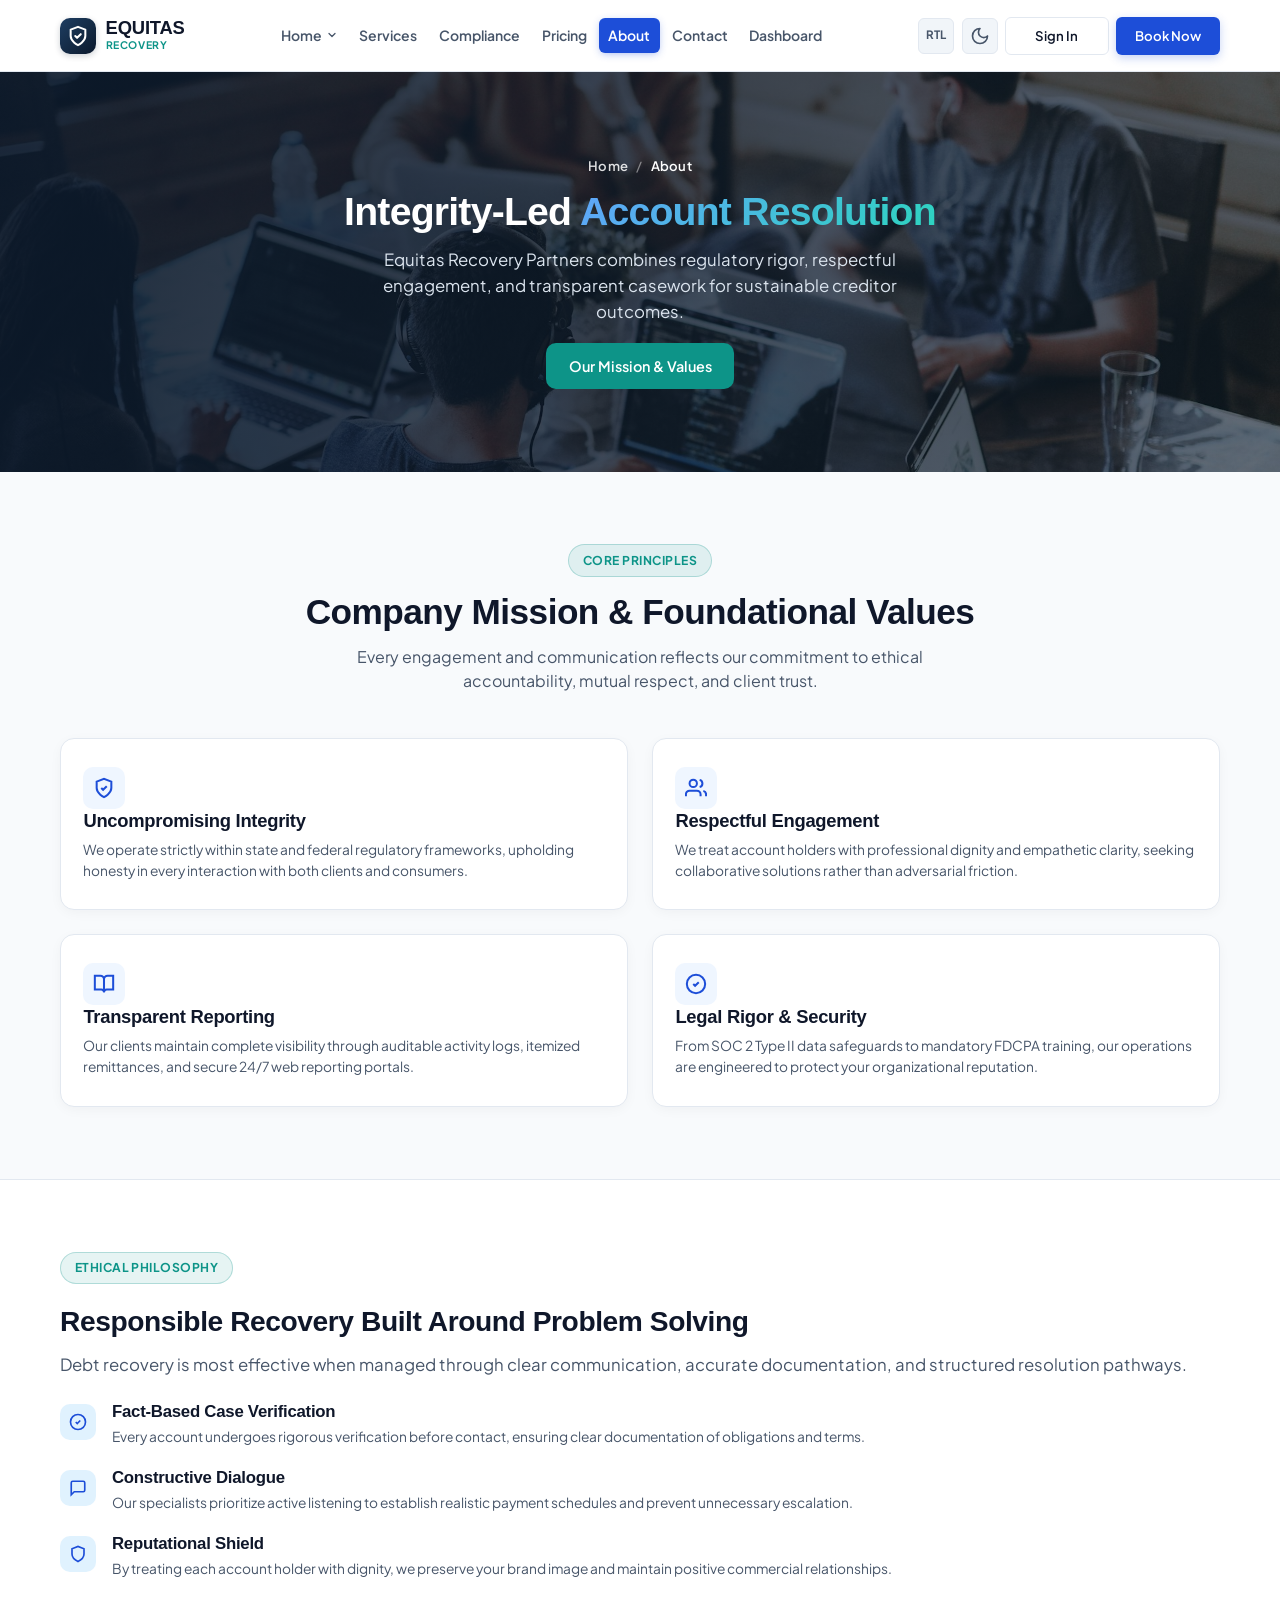
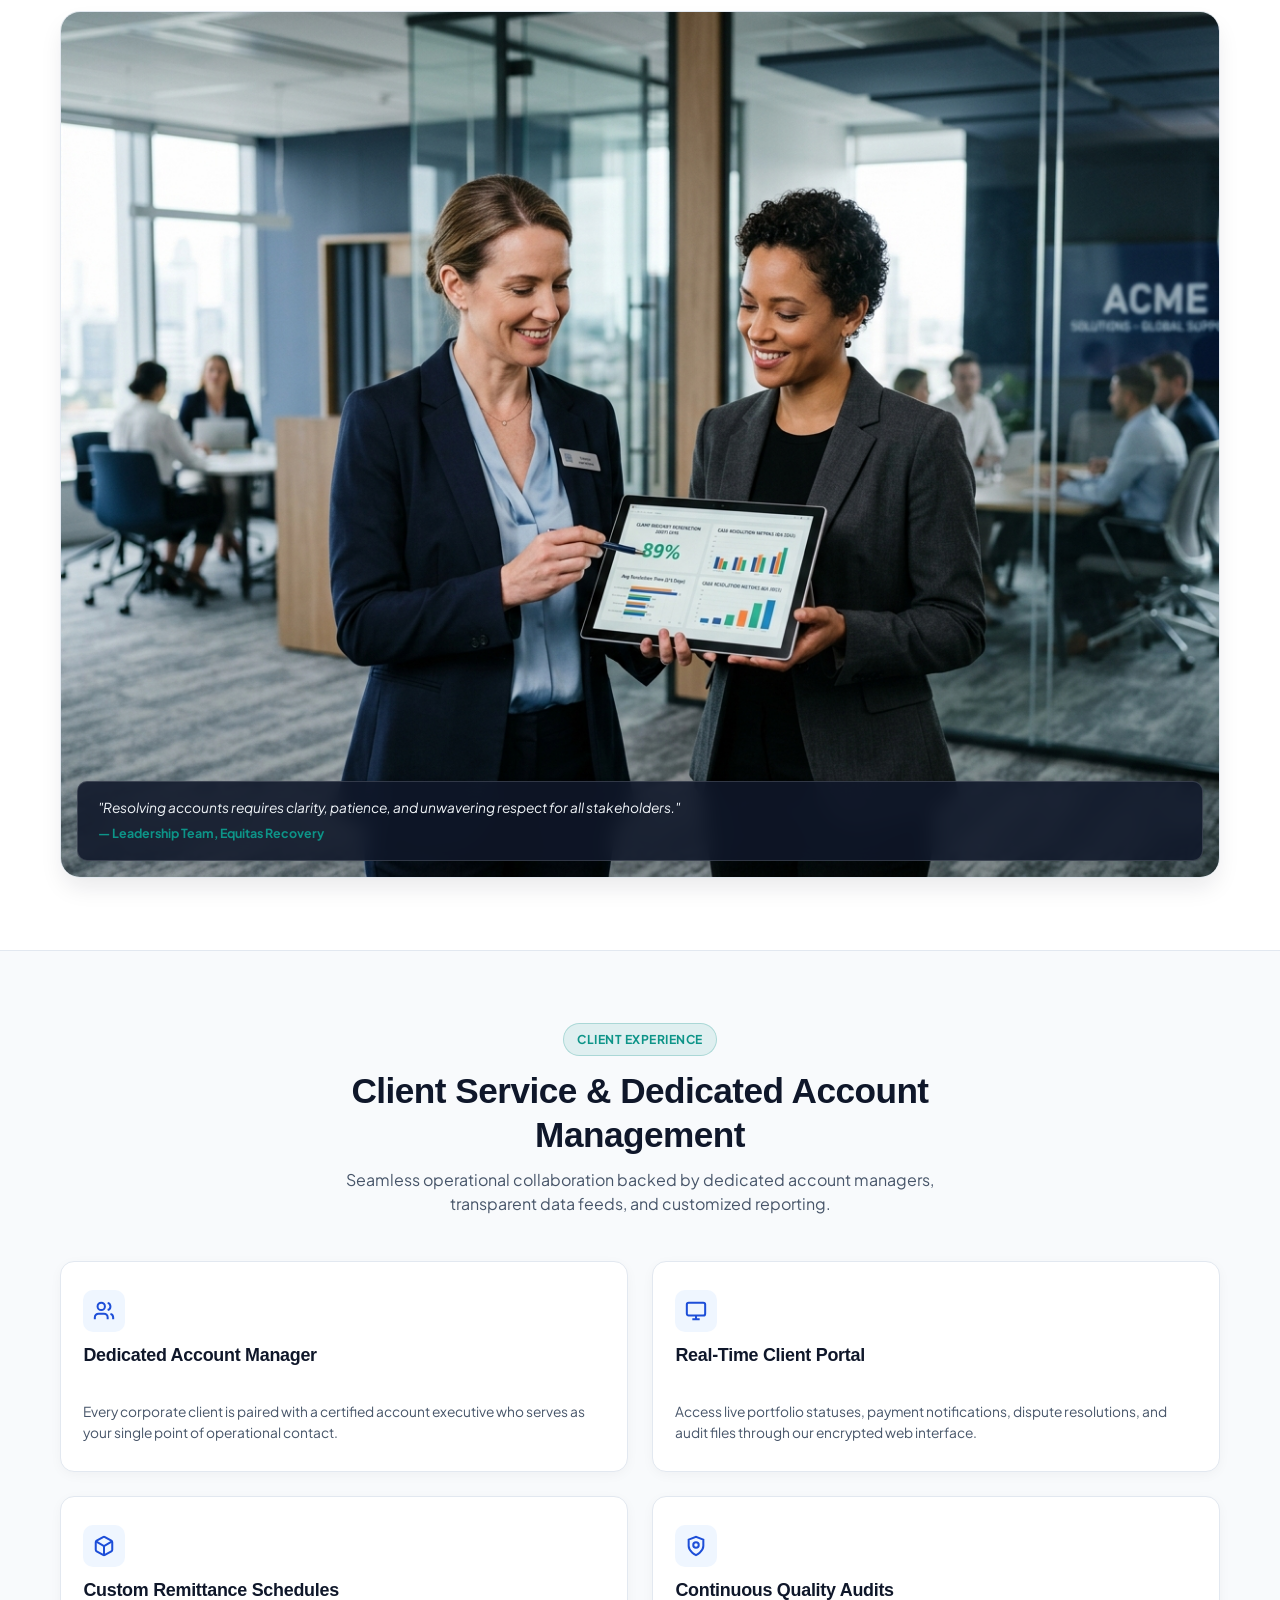
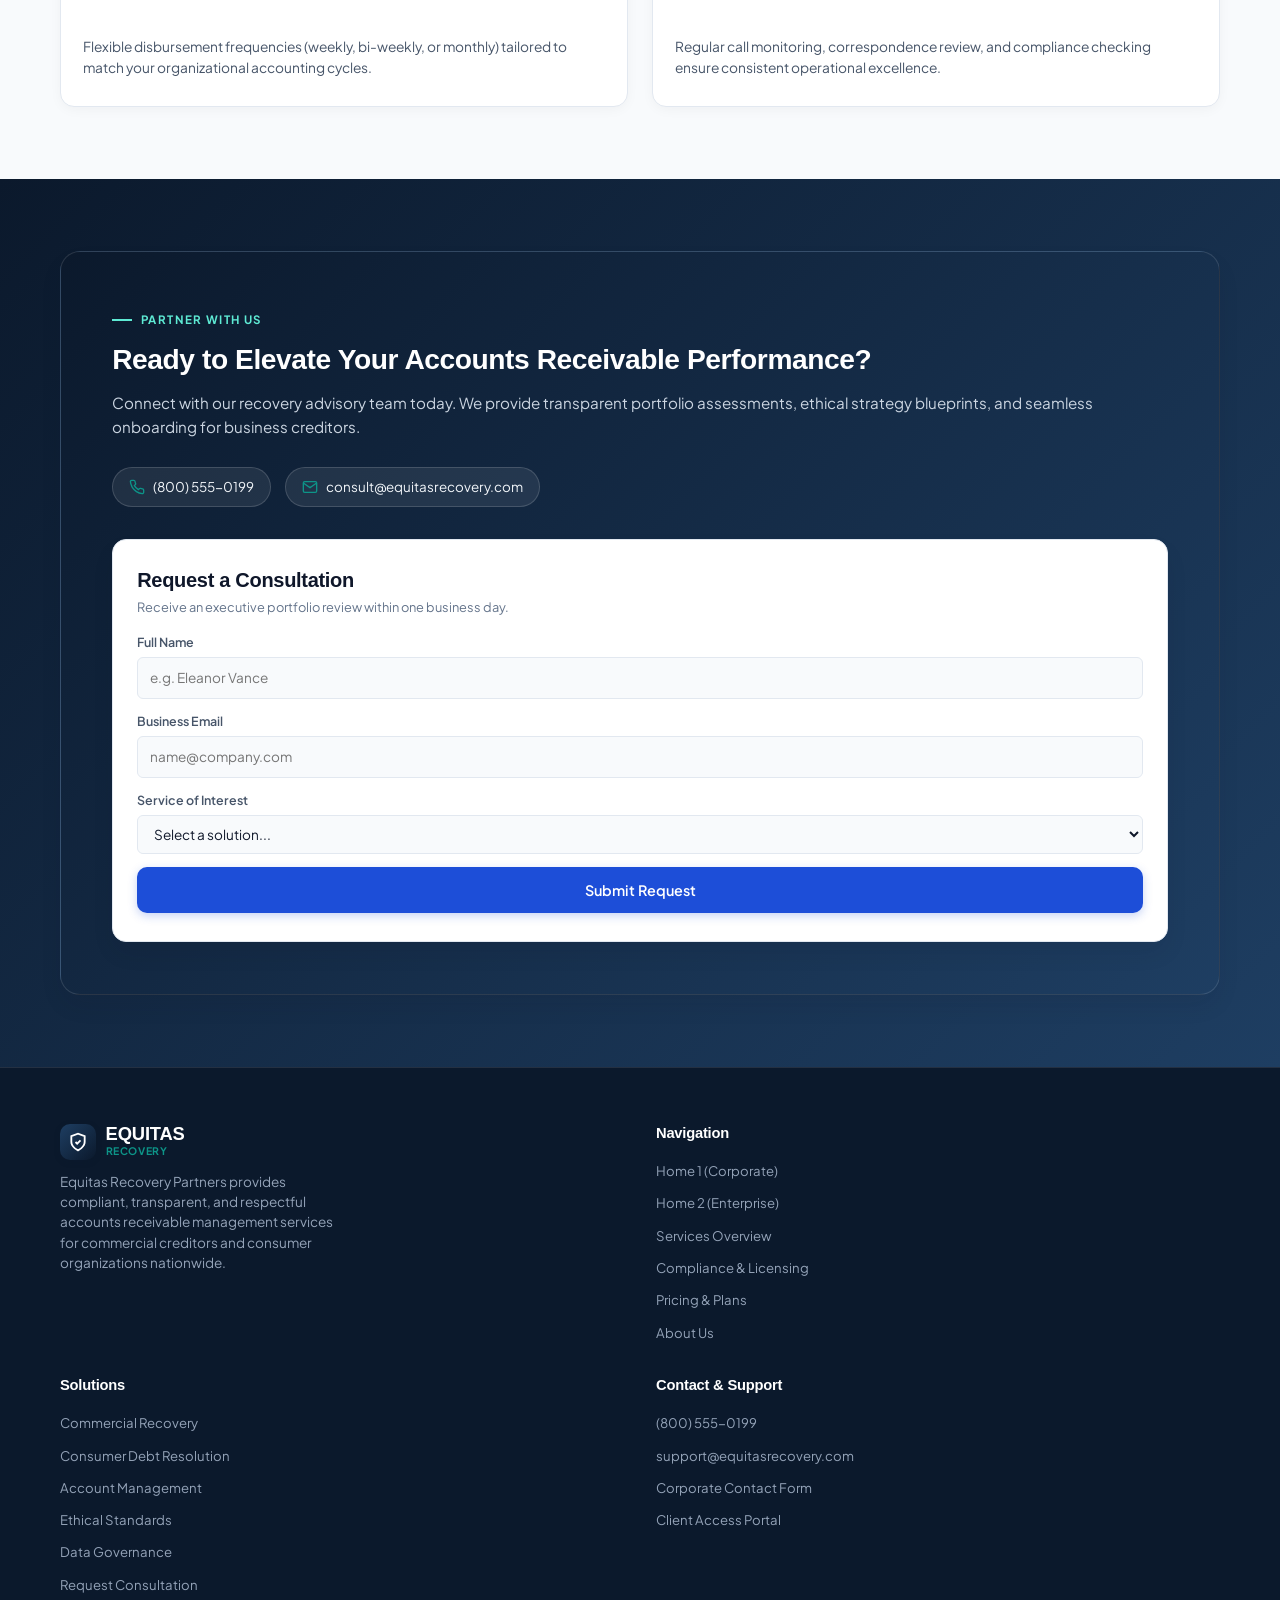
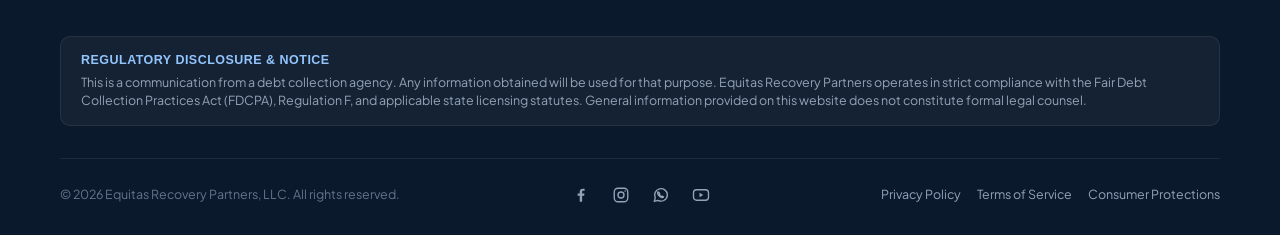
<file: about.html>
<!DOCTYPE html>
<html lang="en" dir="ltr" data-theme="light">
<head>
  <meta charset="UTF-8">
  <meta name="viewport" content="width=device-width, initial-scale=1.0">
  <title>About Us | Equitas Recovery Partners</title>
  <link rel="icon" type="image/svg+xml" href="assets/images/equitas-mark.svg">
  <link rel="apple-touch-icon" href="assets/images/equitas-mark.svg">
  <meta name="description" content="Learn about Equitas Recovery Partners' mission, ethical recovery philosophy, client-first account management, and dedication to transparent financial resolutions.">
  <link rel="preconnect" href="https://fonts.googleapis.com">
  <link rel="preconnect" href="https://fonts.gstatic.com" crossorigin>
  <link href="https://fonts.googleapis.com/css2?family=Plus+Jakarta+Sans:wght@400;500;600;700;800&display=swap" rel="stylesheet">
  <link rel="stylesheet" href="assets/css/style.css">
</head>
<body>

  <!-- Main Navigation Header -->
  <header class="site-header" id="mainHeader">
    <div class="container header-container">
      
      <!-- Brand Logo -->
      <a href="index.html" class="brand-logo" aria-label="Equitas Recovery Partners Homepage">
        <div class="logo-symbol" aria-hidden="true">
          <svg width="22" height="22" viewBox="0 0 24 24" fill="none" stroke="currentColor" stroke-width="2.2" stroke-linecap="round" stroke-linejoin="round">
            <path d="M12 22s8-4 8-10V5l-8-3-8 3v7c0 6 8 10 8 10z"/>
            <path d="m9 12 2 2 4-4"/>
          </svg>
        </div>
        <div class="logo-text">
          <span class="logo-title">EQUITAS</span>
          <span class="logo-subtitle">Recovery</span>
        </div>
      </a>

      <!-- Desktop Nav -->
      <nav class="nav-desktop" aria-label="Main Navigation">
        <ul class="nav-links">
          <li class="nav-item">
            <a href="index.html" class="nav-link" id="homeDropdownBtn" aria-haspopup="true" aria-expanded="false">
              <span>Home</span>
              <svg width="12" height="12" viewBox="0 0 24 24" fill="none" stroke="currentColor" stroke-width="2.5" stroke-linecap="round" stroke-linejoin="round">
                <path d="m6 9 6 6 6-6"/>
              </svg>
            </a>
            <div class="nav-dropdown-menu">
              <a href="index.html" class="dropdown-item">
                <span>Home 1 (Corporate)</span>
              </a>
              <a href="home-2.html" class="dropdown-item">
                <span>Home 2 (Enterprise)</span>
              </a>
            </div>
          </li>
          <li class="nav-item"><a href="services.html" class="nav-link">Services</a></li>
          <li class="nav-item"><a href="compliance.html" class="nav-link">Compliance</a></li>
          <li class="nav-item"><a href="pricing.html" class="nav-link">Pricing</a></li>
          <li class="nav-item"><a href="about.html" class="nav-link active">About</a></li>
          <li class="nav-item"><a href="contact.html" class="nav-link">Contact</a></li>
          <li class="nav-item"><a href="dashboard.html" class="nav-link">Dashboard</a></li>
        </ul>
      </nav>

      <!-- Header Utilities -->
      <div class="header-actions">
        <button type="button" class="control-btn rtl-toggle-btn" aria-label="Toggle RTL/LTR" title="Toggle RTL/LTR">
          <span class="rtl-badge">RTL</span>
        </button>

        <button type="button" class="control-btn theme-toggle-btn" aria-label="Toggle theme" title="Toggle Theme">
          <svg width="18" height="18" viewBox="0 0 24 24" fill="none" stroke="currentColor" stroke-width="2" stroke-linecap="round" stroke-linejoin="round">
            <path d="M12 3a6 6 0 0 0 9 9 9 9 0 1 1-9-9Z"/>
          </svg>
        </button>

        <a href="login.html" class="btn btn-secondary btn-sm" id="clientPortalBtn">
          <span>Sign In</span>
        </a>

        <a href="contact.html#consultFormSection" class="btn btn-primary btn-sm" id="headerInquiryBtn">
          <span>Book Now</span>
        </a>

        <button type="button" class="hamburger-btn" aria-label="Open menu" aria-expanded="false" aria-controls="mobileNavDrawer">
          <span></span>
          <span></span>
          <span></span>
        </button>
      </div>

    </div>
  </header>

  <!-- Mobile Drawer -->
  <div class="mobile-nav-overlay" id="mobileNavOverlay" aria-hidden="true"></div>
  <div class="mobile-nav-drawer" id="mobileNavDrawer" role="dialog" aria-modal="true" aria-label="Mobile Menu">
    <div class="drawer-header">
      <div class="brand-logo">
        <div class="logo-symbol" aria-hidden="true">
          <svg width="18" height="18" viewBox="0 0 24 24" fill="none" stroke="currentColor" stroke-width="2.2">
            <path d="M12 22s8-4 8-10V5l-8-3-8 3v7c0 6 8 10 8 10z"/>
            <path d="m9 12 2 2 4-4"/>
          </svg>
        </div>
        <div class="logo-text">
          <span class="logo-title">EQUITAS</span>
        </div>
      </div>
      <button type="button" class="drawer-close-btn" aria-label="Close menu">
        <svg width="18" height="18" viewBox="0 0 24 24" fill="none" stroke="currentColor" stroke-width="2.5" stroke-linecap="round" stroke-linejoin="round">
          <line x1="18" y1="6" x2="6" y2="18"/>
          <line x1="6" y1="6" x2="18" y2="18"/>
        </svg>
      </button>
    </div>

    <div class="drawer-links">
      <div class="drawer-home-group">
        <button type="button" class="drawer-link drawer-home-toggle" aria-controls="drawerHomeMenu" aria-expanded="false">
          <span>Home</span>
          <svg viewBox="0 0 24 24" fill="none" stroke="currentColor" stroke-width="2" aria-hidden="true"><path d="m7 10 5 5 5-5"/></svg>
        </button>
        <div class="drawer-home-menu" id="drawerHomeMenu" hidden>
          <a href="index.html" class="drawer-link" data-home-page="index.html">Home 1 (Corporate)</a>
          <a href="home-2.html" class="drawer-link" data-home-page="home-2.html">Home 2 (Enterprise)</a>
        </div>
      </div>
      <a href="services.html" class="drawer-link">Services</a>
      <a href="compliance.html" class="drawer-link">Compliance &amp; Licensing</a>
      <a href="pricing.html" class="drawer-link">Pricing &amp; Plans</a>
      <a href="about.html" class="drawer-link active">About Us</a>
      <a href="contact.html" class="drawer-link">Contact</a>
      <a href="dashboard.html" class="drawer-link">Dashboard</a>
    </div>

    <div class="drawer-actions">
      <div class="drawer-controls-row">
        <button type="button" class="control-btn theme-toggle-btn" aria-label="Toggle theme in drawer" style="width: 48%; height: 38px;">
          <span>Theme</span>
        </button>
        <button type="button" class="control-btn rtl-toggle-btn" aria-label="Toggle RTL in drawer" style="width: 48%; height: 38px;">
          <span>RTL</span>
        </button>
      </div>
      <a href="login.html" class="btn btn-secondary btn-block">Sign In</a>
      <a href="contact.html#consultFormSection" class="btn btn-primary btn-block">Book Now</a>
    </div>
  </div>

  <main id="mainContent">

    <!-- SECTION 1: ABOUT HERO -->
    <section class="inner-hero about-hero" id="aboutHero" aria-labelledby="aboutHeroHeadline">
      <div class="container">
        <div class="inner-hero-content">
          <nav class="page-breadcrumb" aria-label="Breadcrumb">
            <a href="index.html">Home</a>
            <span class="breadcrumb-sep" aria-hidden="true">/</span>
            <span aria-current="page">About</span>
          </nav>

          <h1 class="hero-title" id="aboutHeroHeadline">
            Integrity-Led <span class="highlight-text">Account Resolution</span>
          </h1>

          <p class="hero-description">
            Equitas Recovery Partners combines regulatory rigor, respectful engagement, and transparent casework for sustainable creditor outcomes.
          </p>

          <div class="hero-cta-group">
            <a href="#mission" class="btn btn-teal">
              <span>Our Mission &amp; Values</span>
            </a>
          </div>
        </div>
      </div>
    </section>

    <!-- SECTION 2: COMPANY MISSION AND VALUES -->
    <section class="section" id="mission">
      <div class="container">
        <div class="section-header text-center">
          <div class="badge badge-accent">Core Principles</div>
          <h2>Company Mission &amp; Foundational Values</h2>
          <p class="section-subtitle">
            Every engagement and communication reflects our commitment to ethical accountability, mutual respect, and client trust.
          </p>
        </div>

        <div class="about-values-grid">
          <div class="about-value-card">
            <div class="icon-box" aria-hidden="true">
              <svg width="22" height="22" viewBox="0 0 24 24" fill="none" stroke="currentColor" stroke-width="2.2">
                <path d="M12 22s8-4 8-10V5l-8-3-8 3v7c0 6 8 10 8 10z"/>
                <path d="m9 12 2 2 4-4"/>
              </svg>
            </div>
            <h3>Uncompromising Integrity</h3>
            <p>
              We operate strictly within state and federal regulatory frameworks, upholding honesty in every interaction with both clients and consumers.
            </p>
          </div>

          <div class="about-value-card">
            <div class="icon-box" aria-hidden="true">
              <svg width="22" height="22" viewBox="0 0 24 24" fill="none" stroke="currentColor" stroke-width="2.2">
                <path d="M17 21v-2a4 4 0 0 0-4-4H5a4 4 0 0 0-4 4v2"/>
                <circle cx="9" cy="7" r="4"/>
                <path d="M23 21v-2a4 4 0 0 0-3-3.87"/>
                <path d="M16 3.13a4 4 0 0 1 0 7.75"/>
              </svg>
            </div>
            <h3>Respectful Engagement</h3>
            <p>
              We treat account holders with professional dignity and empathetic clarity, seeking collaborative solutions rather than adversarial friction.
            </p>
          </div>

          <div class="about-value-card">
            <div class="icon-box" aria-hidden="true">
              <svg width="22" height="22" viewBox="0 0 24 24" fill="none" stroke="currentColor" stroke-width="2.2">
                <path d="M2 3h6a4 4 0 0 1 4 4v14a3 3 0 0 0-3-3H2z"/>
                <path d="M22 3h-6a4 4 0 0 0-4 4v14a3 3 0 0 1 3-3h7z"/>
              </svg>
            </div>
            <h3>Transparent Reporting</h3>
            <p>
              Our clients maintain complete visibility through auditable activity logs, itemized remittances, and secure 24/7 web reporting portals.
            </p>
          </div>

          <div class="about-value-card">
            <div class="icon-box" aria-hidden="true">
              <svg width="22" height="22" viewBox="0 0 24 24" fill="none" stroke="currentColor" stroke-width="2.2">
                <circle cx="12" cy="12" r="10"/>
                <path d="m9 12 2 2 4-4"/>
              </svg>
            </div>
            <h3>Legal Rigor &amp; Security</h3>
            <p>
              From SOC 2 Type II data safeguards to mandatory FDCPA training, our operations are engineered to protect your organizational reputation.
            </p>
          </div>
        </div>
      </div>
    </section>

    <!-- SECTION 3: ETHICAL RECOVERY APPROACH -->
    <section class="section" id="approach" style="background-color: var(--bg-surface); border-top: 1px solid var(--border-color); border-bottom: 1px solid var(--border-color);">
      <div class="container">
        <div class="approach-grid">
          <div class="approach-content">
            <div class="badge badge-accent">Ethical Philosophy</div>
            <h2>Responsible Recovery Built Around Problem Solving</h2>
            <p class="approach-lead">
              Debt recovery is most effective when managed through clear communication, accurate documentation, and structured resolution pathways.
            </p>

            <div class="approach-points">
              <div class="approach-point">
                <div class="point-icon" aria-hidden="true">
                  <svg width="18" height="18" viewBox="0 0 24 24" fill="none" stroke="currentColor" stroke-width="2.2">
                    <path d="m9 12 2 2 4-4"/>
                    <circle cx="12" cy="12" r="10"/>
                  </svg>
                </div>
                <div>
                  <h3>Fact-Based Case Verification</h3>
                  <p>Every account undergoes rigorous verification before contact, ensuring clear documentation of obligations and terms.</p>
                </div>
              </div>

              <div class="approach-point">
                <div class="point-icon" aria-hidden="true">
                  <svg width="18" height="18" viewBox="0 0 24 24" fill="none" stroke="currentColor" stroke-width="2.2">
                    <path d="M21 15a2 2 0 0 1-2 2H7l-4 4V5a2 2 0 0 1 2-2h14a2 2 0 0 1 2 2z"/>
                  </svg>
                </div>
                <div>
                  <h3>Constructive Dialogue</h3>
                  <p>Our specialists prioritize active listening to establish realistic payment schedules and prevent unnecessary escalation.</p>
                </div>
              </div>

              <div class="approach-point">
                <div class="point-icon" aria-hidden="true">
                  <svg width="18" height="18" viewBox="0 0 24 24" fill="none" stroke="currentColor" stroke-width="2.2">
                    <path d="M12 22s8-4 8-10V5l-8-3-8 3v7c0 6 8 10 8 10z"/>
                  </svg>
                </div>
                <div>
                  <h3>Reputational Shield</h3>
                  <p>By treating each account holder with dignity, we preserve your brand image and maintain positive commercial relationships.</p>
                </div>
              </div>
            </div>
          </div>

          <div class="approach-media">
            <div class="approach-image-frame">
              <img src="assets/images/about-service.jpg" alt="Equitas client services leadership discussing ethical account strategies" width="600" height="400" loading="lazy">
              <div class="approach-quote-box">
                <p>"Resolving accounts requires clarity, patience, and unwavering respect for all stakeholders."</p>
                <cite>— Leadership Team, Equitas Recovery</cite>
              </div>
            </div>
          </div>
        </div>
      </div>
    </section>

    <!-- SECTION 4: CLIENT SERVICE AND ACCOUNT MANAGEMENT -->
    <section class="section" id="accountManagement">
      <div class="container">
        <div class="section-header text-center">
          <div class="badge badge-accent">Client Experience</div>
          <h2>Client Service &amp; Dedicated Account Management</h2>
          <p class="section-subtitle">
            Seamless operational collaboration backed by dedicated account managers, transparent data feeds, and customized reporting.
          </p>
        </div>

        <div class="about-mgmt-grid">
          <div class="about-mgmt-card">
            <div class="icon-box" aria-hidden="true">
              <svg width="22" height="22" viewBox="0 0 24 24" fill="none" stroke="currentColor" stroke-width="2.2">
                <path d="M16 21v-2a4 4 0 0 0-4-4H6a4 4 0 0 0-4 4v2"/>
                <circle cx="9" cy="7" r="4"/>
                <path d="M22 21v-2a4 4 0 0 0-3-3.87"/>
                <path d="M16 3.13a4 4 0 0 1 0 7.75"/>
              </svg>
            </div>
            <h3>Dedicated Account Manager</h3>
            <p>
              Every corporate client is paired with a certified account executive who serves as your single point of operational contact.
            </p>
          </div>

          <div class="about-mgmt-card">
            <div class="icon-box" aria-hidden="true">
              <svg width="22" height="22" viewBox="0 0 24 24" fill="none" stroke="currentColor" stroke-width="2.2">
                <rect width="20" height="14" x="2" y="3" rx="2"/>
                <line x1="8" x2="16" y1="21" y2="21"/>
                <line x1="12" x2="12" y1="17" y2="21"/>
              </svg>
            </div>
            <h3>Real-Time Client Portal</h3>
            <p>
              Access live portfolio statuses, payment notifications, dispute resolutions, and audit files through our encrypted web interface.
            </p>
          </div>

          <div class="about-mgmt-card">
            <div class="icon-box" aria-hidden="true">
              <svg width="22" height="22" viewBox="0 0 24 24" fill="none" stroke="currentColor" stroke-width="2.2">
                <path d="M21 16V8a2 2 0 0 0-1-1.73l-7-4a2 2 0 0 0-2 0l-7 4A2 2 0 0 0 3 8v8a2 2 0 0 0 1 1.73l7 4a2 2 0 0 0 2 0l7-4A2 2 0 0 0 21 16z"/>
                <polyline points="3.27 6.96 12 12.01 20.73 6.96"/>
                <line x1="12" x2="12" y1="22.08" y2="12"/>
              </svg>
            </div>
            <h3>Custom Remittance Schedules</h3>
            <p>
              Flexible disbursement frequencies (weekly, bi-weekly, or monthly) tailored to match your organizational accounting cycles.
            </p>
          </div>

          <div class="about-mgmt-card">
            <div class="icon-box" aria-hidden="true">
              <svg width="22" height="22" viewBox="0 0 24 24" fill="none" stroke="currentColor" stroke-width="2.2">
                <path d="M12 22s8-4 8-10V5l-8-3-8 3v7c0 6 8 10 8 10z"/>
                <circle cx="12" cy="11" r="3"/>
              </svg>
            </div>
            <h3>Continuous Quality Audits</h3>
            <p>
              Regular call monitoring, correspondence review, and compliance checking ensure consistent operational excellence.
            </p>
          </div>
        </div>
      </div>
    </section>

    <!-- SECTION 5: CONTACT / CONSULTATION CTA -->
    <section class="section cta-section" id="aboutCta">
      <div class="container">
        <div class="cta-container-card">
          <div class="cta-content-grid">
            <div class="cta-text-side">
              <div class="cta-eyebrow">
                Partner With Us
              </div>
              <h2>Ready to Elevate Your Accounts Receivable Performance?</h2>
              <p>
                Connect with our recovery advisory team today. We provide transparent portfolio assessments, ethical strategy blueprints, and seamless onboarding for business creditors.
              </p>
              <div class="cta-contact-pills">
                <div class="contact-pill-item">
                  <svg width="16" height="16" viewBox="0 0 24 24" fill="none" stroke="currentColor" stroke-width="2">
                    <path d="M22 16.92v3a2 2 0 0 1-2.18 2 19.79 19.79 0 0 1-8.63-3.07 19.5 19.5 0 0 1-6-6 19.79 19.79 0 0 1-3.07-8.67A2 2 0 0 1 4.11 2h3a2 2 0 0 1 2 1.72 12.84 12.84 0 0 0 .7 2.81 2 2 0 0 1-.45 2.11L8.09 9.91a16 16 0 0 0 6 6l1.27-1.27a2 2 0 0 1 2.11-.45 12.84 12.84 0 0 0 2.81.7A2 2 0 0 1 22 16.92z"/>
                  </svg>
                  <span>(800) 555-0199</span>
                </div>
                <div class="contact-pill-item">
                  <svg width="16" height="16" viewBox="0 0 24 24" fill="none" stroke="currentColor" stroke-width="2">
                    <path d="M4 4h16c1.1 0 2 .9 2 2v12c0 1.1-.9 2-2 2H4c-1.1 0-2-.9-2-2V6c0-1.1.9-2 2-2z"/>
                    <polyline points="22,6 12,13 2,6"/>
                  </svg>
                  <span>consult@equitasrecovery.com</span>
                </div>
              </div>
            </div>

            <div class="cta-form-side">
              <div class="cta-form-box">
                <h3>Request a Consultation</h3>
                <p class="form-subtitle">Receive an executive portfolio review within one business day.</p>
                <form class="cta-quick-form" id="aboutConsultForm" novalidate>
                  <div class="form-group">
                    <label for="aboutContactName" class="form-label">Full Name</label>
                    <input type="text" id="aboutContactName" name="name" class="form-input" placeholder="e.g. Eleanor Vance" required>
                  </div>
                  <div class="form-group">
                    <label for="aboutContactEmail" class="form-label">Business Email</label>
                    <input type="email" id="aboutContactEmail" name="email" class="form-input" placeholder="name@company.com" required>
                  </div>
                  <div class="form-group">
                    <label for="aboutContactService" class="form-label">Service of Interest</label>
                    <select id="aboutContactService" name="service" class="form-select" required>
                      <option value="">Select a solution...</option>
                      <option value="Commercial B2B Recovery">Commercial B2B Recovery</option>
                      <option value="Consumer Debt Management">Consumer Debt Management</option>
                      <option value="First-Party Early Intervention">First-Party Early Intervention</option>
                      <option value="Portfolio Compliance Audit">Portfolio Compliance Audit</option>
                    </select>
                  </div>
                  <button type="submit" class="btn btn-primary btn-block">
                    <span>Submit Request</span>
                  </button>
                  <div class="form-status-msg" id="aboutFormStatus" role="status" aria-live="polite"></div>
                </form>
              </div>
            </div>
          </div>
        </div>
      </div>
    </section>

  </main>

  <!-- Shared Footer -->
  <footer class="site-footer" id="siteFooter">
    <div class="container">
      <div class="footer-main-grid">
        <div class="footer-brand-col">
          <a href="index.html" class="brand-logo" aria-label="Equitas Recovery homepage">
            <div class="logo-symbol" aria-hidden="true">
              <svg width="20" height="20" viewBox="0 0 24 24" fill="none" stroke="currentColor" stroke-width="2.2">
                <path d="M12 22s8-4 8-10V5l-8-3-8 3v7c0 6 8 10 8 10z"/>
                <path d="m9 12 2 2 4-4"/>
              </svg>
            </div>
            <div class="logo-text">
              <span class="logo-title">EQUITAS</span>
              <span class="logo-subtitle">Recovery</span>
            </div>
          </a>
          <p>
            Equitas Recovery Partners provides compliant, transparent, and respectful accounts receivable management services for commercial creditors and consumer organizations nationwide.
          </p>
        </div>

        <div class="footer-col">
          <h4>Navigation</h4>
          <ul class="footer-links">
            <li><a href="index.html">Home 1 (Corporate)</a></li>
            <li><a href="home-2.html">Home 2 (Enterprise)</a></li>
            <li><a href="services.html">Services Overview</a></li>
            <li><a href="compliance.html">Compliance &amp; Licensing</a></li>
            <li><a href="pricing.html">Pricing &amp; Plans</a></li>
            <li><a href="about.html">About Us</a></li>
          </ul>
        </div>

        <div class="footer-col">
          <h4>Solutions</h4>
          <ul class="footer-links">
            <li><a href="services.html#commercial">Commercial Recovery</a></li>
            <li><a href="services.html#consumer">Consumer Debt Resolution</a></li>
            <li><a href="services.html#process">Account Management</a></li>
            <li><a href="compliance.html#principles">Ethical Standards</a></li>
            <li><a href="compliance.html#security">Data Governance</a></li>
            <li><a href="contact.html">Request Consultation</a></li>
          </ul>
        </div>

        <div class="footer-col">
          <h4>Contact &amp; Support</h4>
          <ul class="footer-links">
            <li><a href="tel:+18005550199">(800) 555-0199</a></li>
            <li><a href="mailto:support@equitasrecovery.com">support@equitasrecovery.com</a></li>
            <li><a href="contact.html">Corporate Contact Form</a></li>
            <li><a href="contact.html">Client Access Portal</a></li>
          </ul>
        </div>
      </div>

      <div class="footer-compliance-banner">
        <h5>Regulatory Disclosure &amp; Notice</h5>
        <p>
          This is a communication from a debt collection agency. Any information obtained will be used for that purpose. Equitas Recovery Partners operates in strict compliance with the Fair Debt Collection Practices Act (FDCPA), Regulation F, and applicable state licensing statutes. General information provided on this website does not constitute formal legal counsel.
        </p>
      </div>

      <div class="footer-bottom-bar">
        <p>&copy; 2026 Equitas Recovery Partners, LLC. All rights reserved.</p>
        <div class="footer-social-links" aria-label="Social media">
          <a href="https://www.facebook.com/" target="_blank" rel="noopener noreferrer" aria-label="Facebook"><svg viewBox="0 0 24 24" aria-hidden="true"><path d="M13.5 21v-8h2.7l.4-3.1h-3.1v-2c0-.9.3-1.5 1.6-1.5h1.7V3.6c-.3 0-1.3-.1-2.4-.1-2.4 0-4.1 1.5-4.1 4.2v2.3H7.5V13h2.8v8h3.2z"/></svg></a>
          <a href="https://www.instagram.com/" target="_blank" rel="noopener noreferrer" aria-label="Instagram"><svg viewBox="0 0 24 24" aria-hidden="true"><rect x="3" y="3" width="18" height="18" rx="5"/><circle cx="12" cy="12" r="4"/><circle cx="17.5" cy="6.5" r="1" class="social-icon-fill"/></svg></a>
          <a href="https://www.whatsapp.com/" target="_blank" rel="noopener noreferrer" aria-label="WhatsApp"><svg viewBox="0 0 24 24" aria-hidden="true"><path d="M20.5 11.7a8.5 8.5 0 0 1-12.6 7.4L3 20.5l1.4-4.7a8.5 8.5 0 1 1 16.1-4.1z"/><path d="M8.2 7.8c-.4.4-.7.9-.7 1.6 0 2 2.7 4.9 4.8 5.8.8.4 1.5.4 2.1.1l1-.8-2-1-.8.8c-1.1-.5-2.4-1.8-2.9-2.9l.7-.8-1-2-1.2.2z"/></svg></a>
          <a href="https://www.youtube.com/" target="_blank" rel="noopener noreferrer" aria-label="YouTube"><svg viewBox="0 0 24 24" aria-hidden="true"><rect x="2" y="5" width="20" height="14" rx="4"/><path d="m10 9 5 3-5 3z" class="social-icon-fill"/></svg></a>
        </div>
        <div class="footer-legal-links">
          <a href="compliance.html">Privacy Policy</a>
          <a href="compliance.html">Terms of Service</a>
          <a href="compliance.html">Consumer Protections</a>
        </div>
      </div>
    </div>
  </footer>

  <!-- Back to Top Button -->
  <button type="button" class="back-to-top-btn" id="backToTopBtn" aria-label="Back to top">
    <svg width="20" height="20" viewBox="0 0 24 24" fill="none" stroke="currentColor" stroke-width="2.5" stroke-linecap="round" stroke-linejoin="round">
      <path d="m18 15-6-6-6 6"/>
    </svg>
  </button>

  <script src="assets/js/main.js"></script>
</body>
</html>
</file>
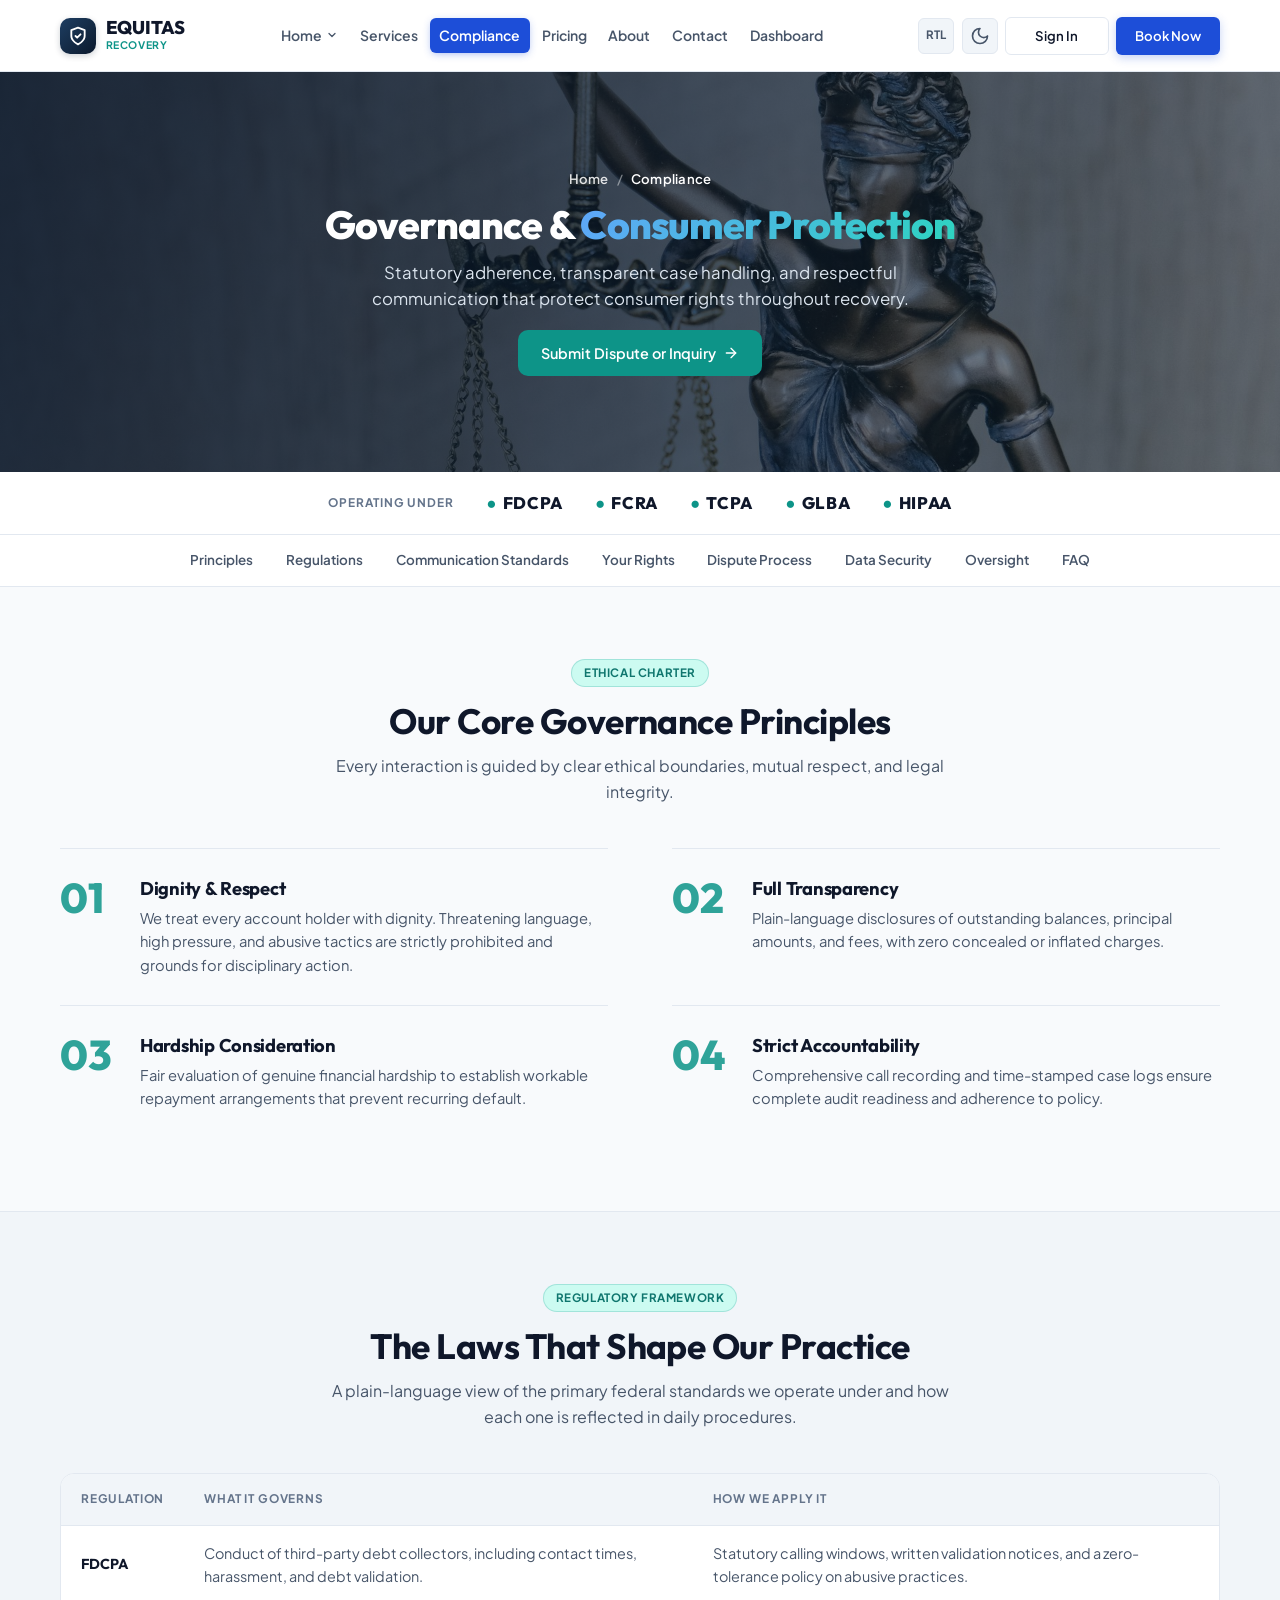
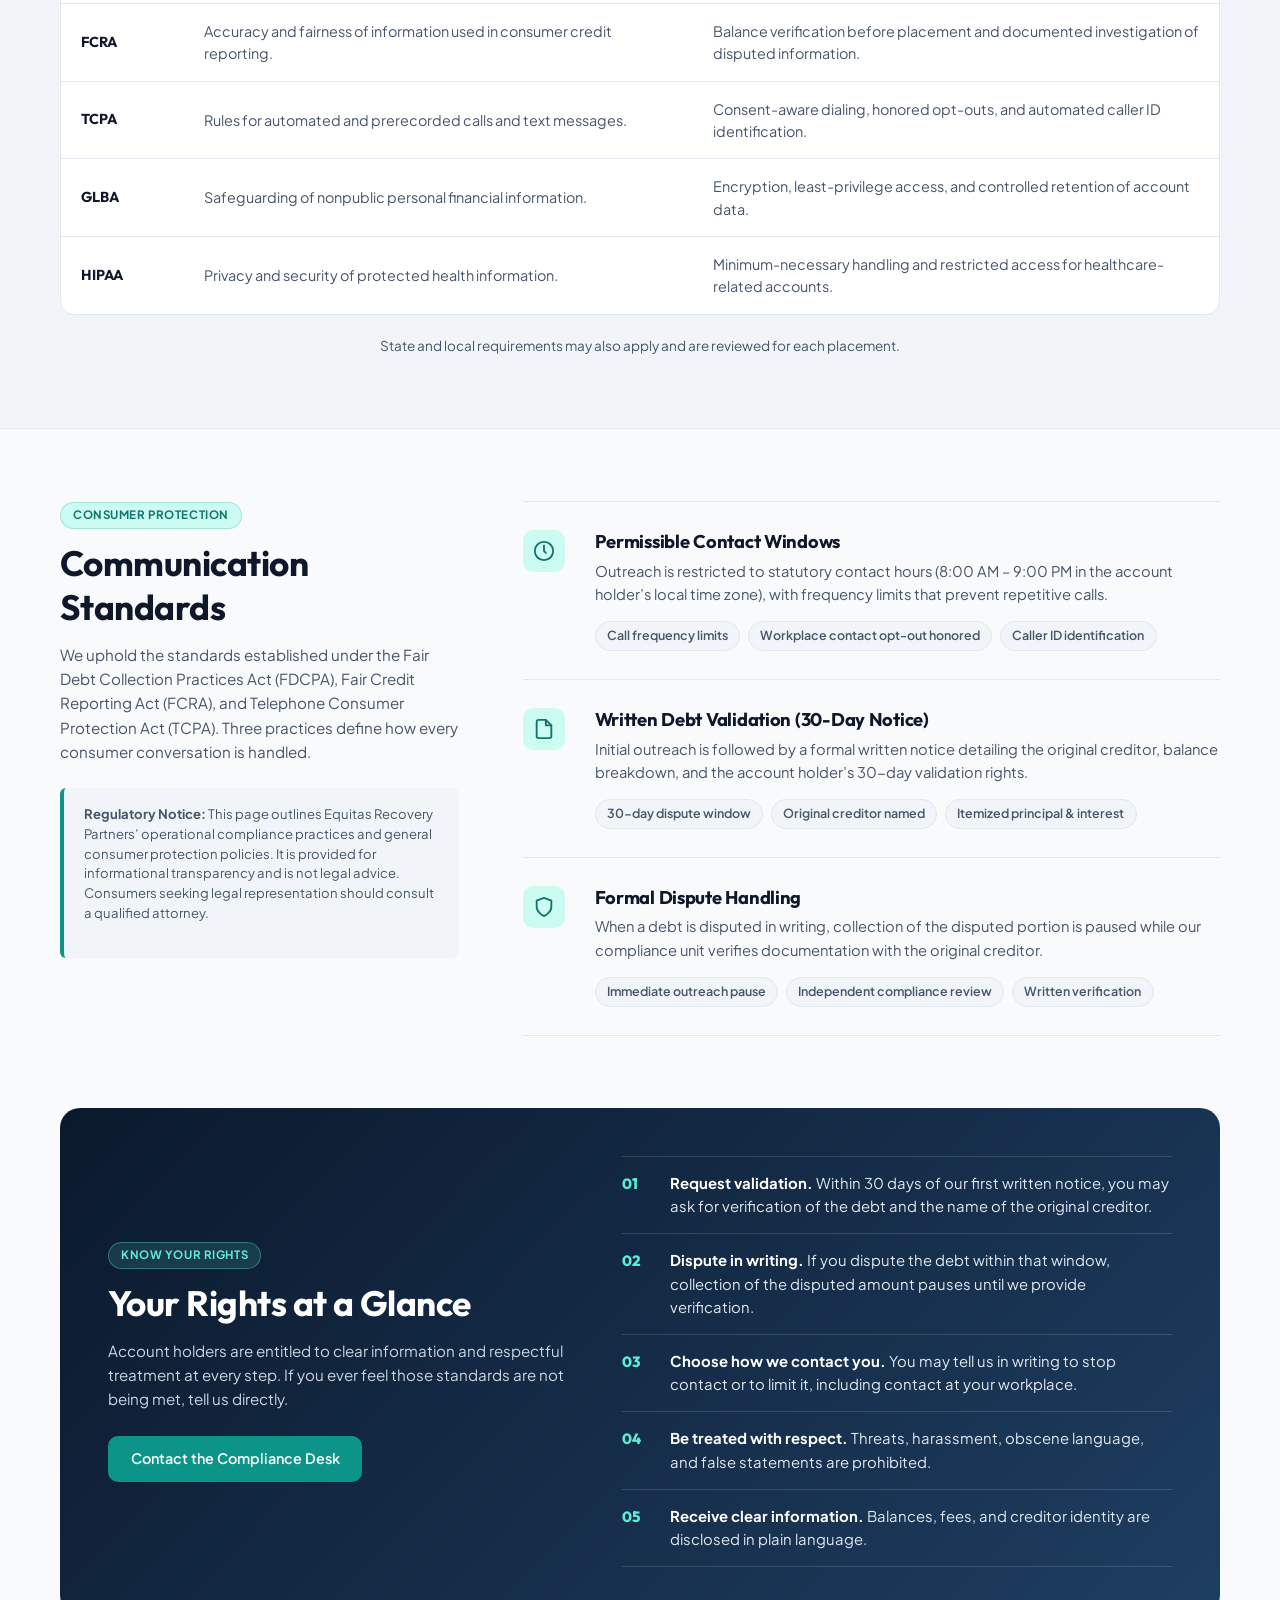
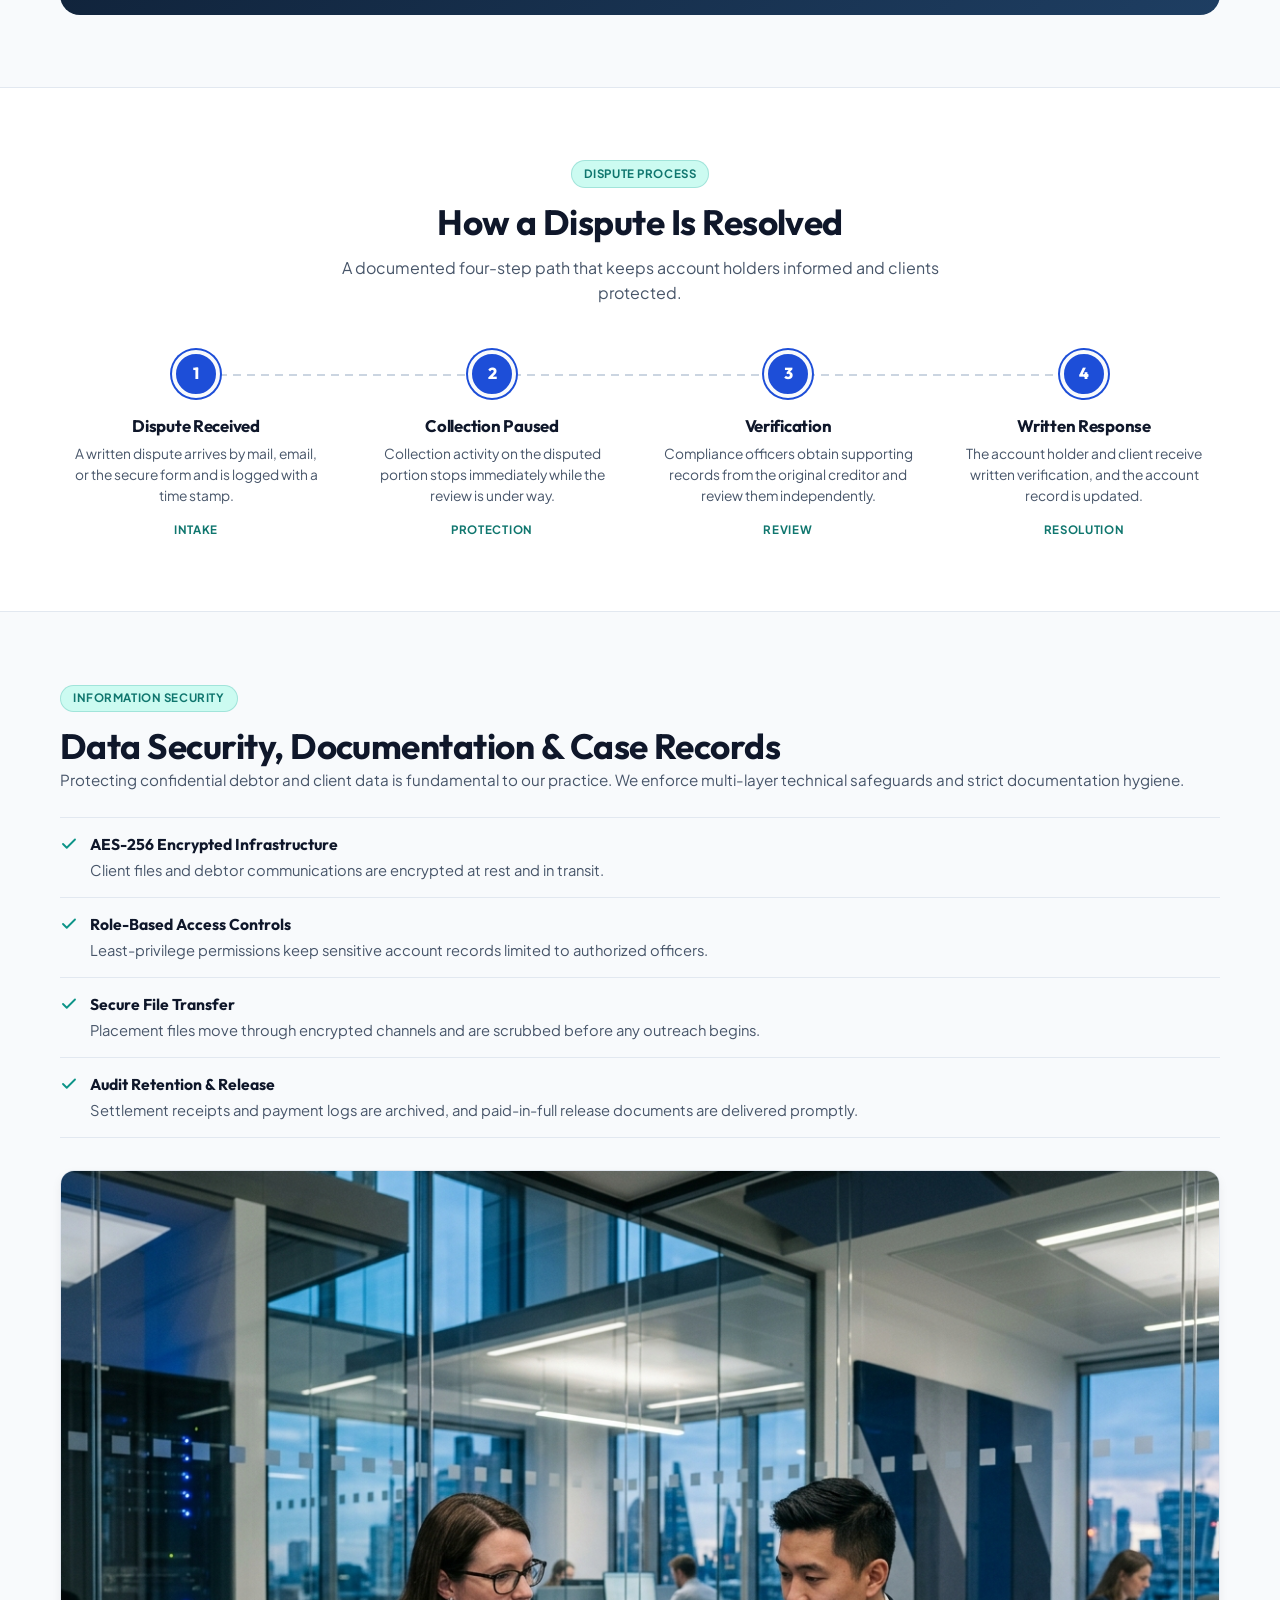
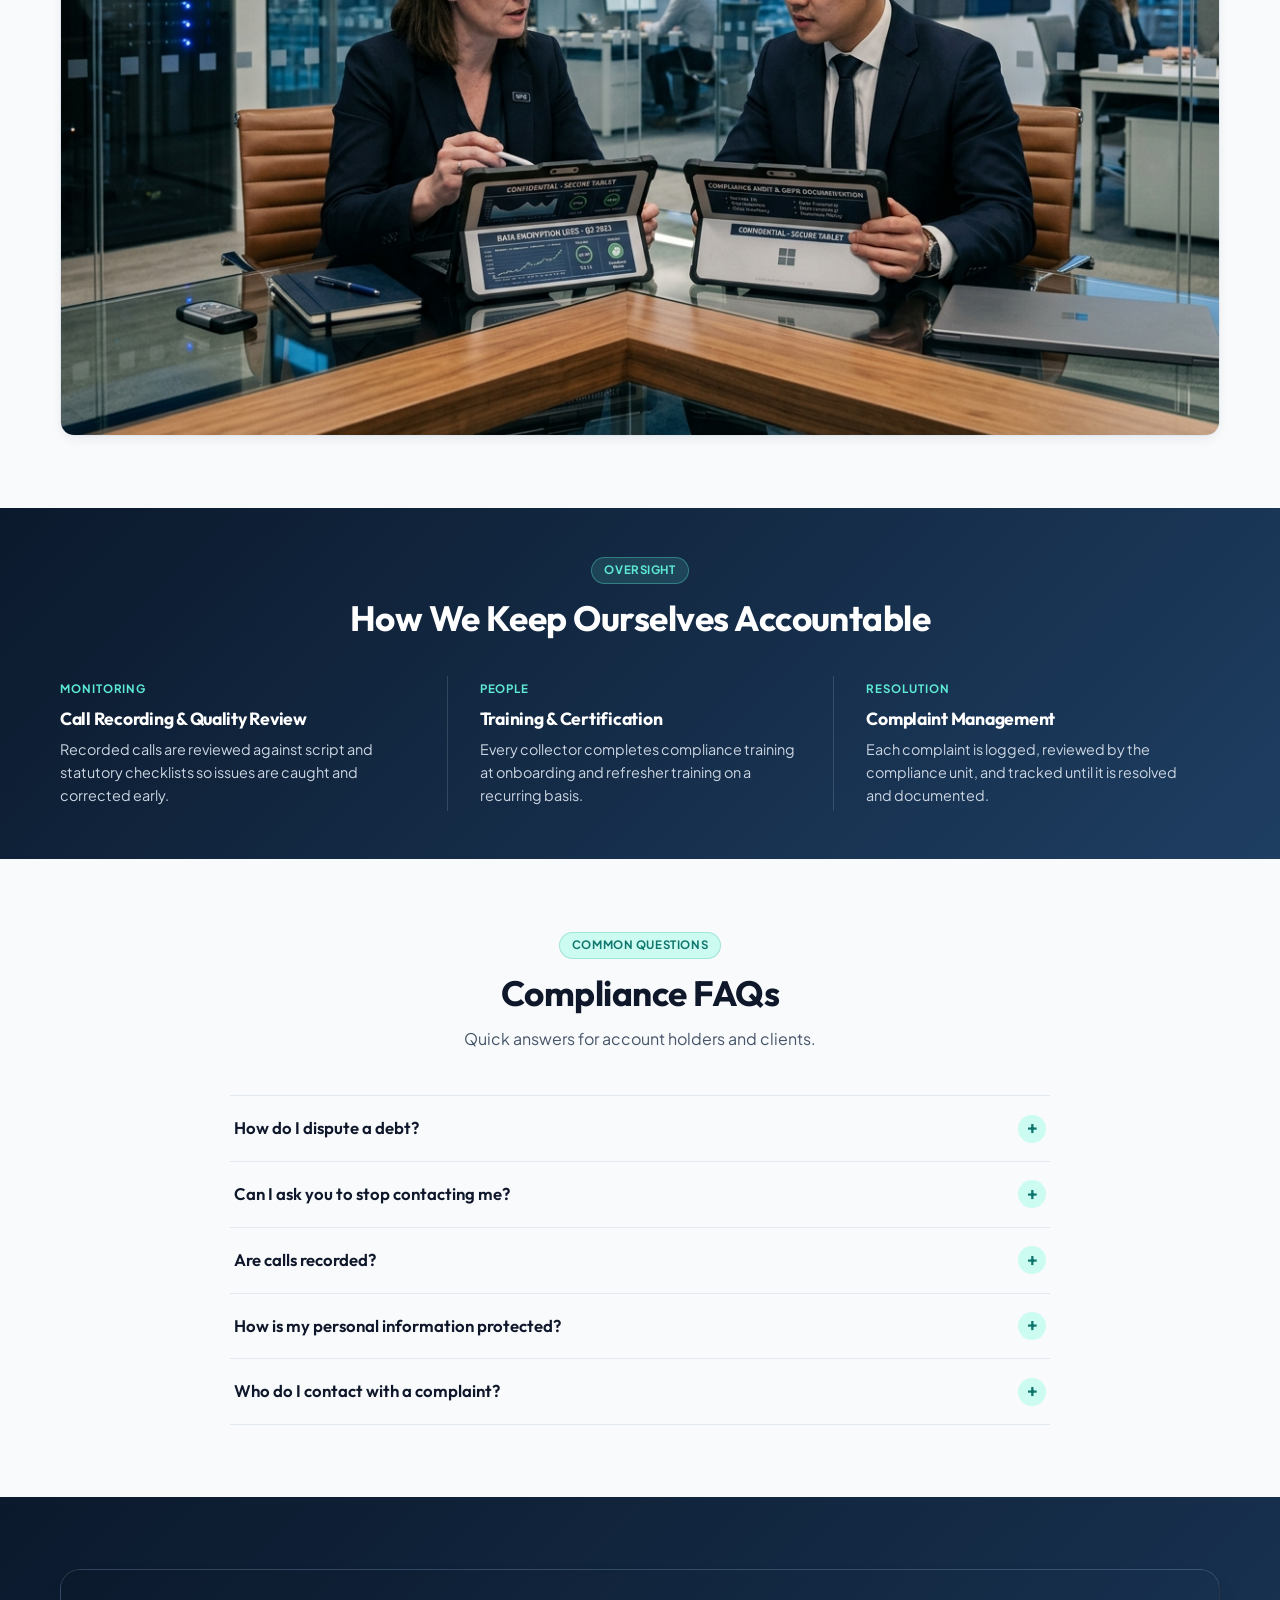
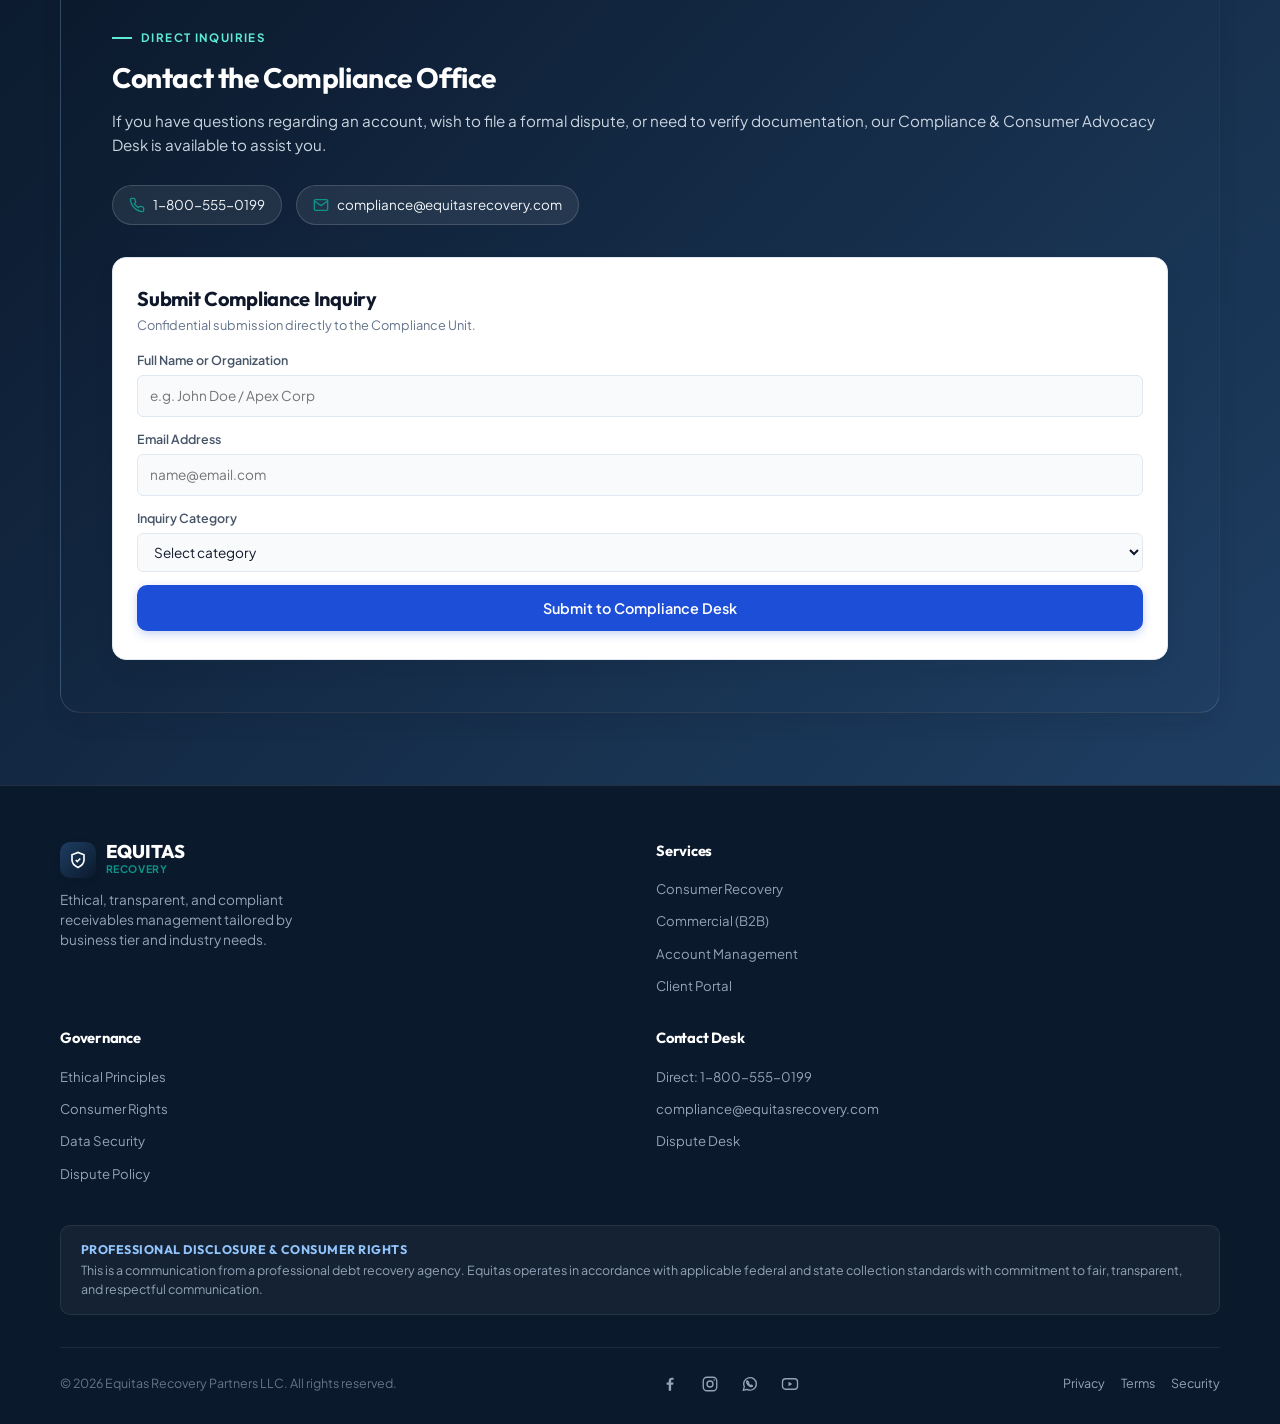
<file: compliance.html>
<!DOCTYPE html>
<html lang="en" dir="ltr" data-theme="light">
<head>
  <meta charset="UTF-8">
  <meta name="viewport" content="width=device-width, initial-scale=1.0">
  <title>Compliance &amp; Licensing | Equitas Recovery Partners</title>
  <link rel="icon" type="image/svg+xml" href="assets/images/equitas-mark.svg">
  <link rel="apple-touch-icon" href="assets/images/equitas-mark.svg">
  <meta name="description" content="Learn about our commitment to ethical debt recovery, statutory compliance (FDCPA, FCRA, TCPA), data security protocols, and consumer protection rights.">
  
  <!-- Fonts -->
  <link rel="preconnect" href="https://fonts.googleapis.com">
  <link rel="preconnect" href="https://fonts.gstatic.com" crossorigin>
  <link href="https://fonts.googleapis.com/css2?family=Outfit:wght@600;700;800&family=Plus+Jakarta+Sans:wght@400;500;600;700&display=swap" rel="stylesheet">
  
  <!-- Main Stylesheet -->
  <link rel="stylesheet" href="assets/css/style.css">
</head>
<body>

  <!-- =========================================================================
       SHARED HEADER
       ========================================================================= -->
  <header class="site-header" id="mainHeader">
    <div class="container header-container">
      
      <!-- Brand Logo -->
      <a href="index.html" class="brand-logo" aria-label="Equitas Home">
        <div class="logo-symbol" aria-hidden="true">
          <svg width="20" height="20" viewBox="0 0 24 24" fill="none" stroke="currentColor" stroke-width="2.2" stroke-linecap="round" stroke-linejoin="round">
            <path d="M12 22s8-4 8-10V5l-8-3-8 3v7c0 6 8 10 8 10z"/>
            <path d="m9 12 2 2 4-4"/>
          </svg>
        </div>
        <div class="logo-text">
          <span class="logo-title">EQUITAS</span>
          <span class="logo-subtitle">Recovery</span>
        </div>
      </a>

      <!-- Desktop Nav -->
      <nav class="nav-desktop" aria-label="Main Navigation">
        <ul class="nav-links">
          <li class="nav-item">
            <a href="index.html" class="nav-link" id="homeDropdownBtn" aria-haspopup="true" aria-expanded="false">
              <span>Home</span>
              <svg width="12" height="12" viewBox="0 0 24 24" fill="none" stroke="currentColor" stroke-width="2.5" stroke-linecap="round" stroke-linejoin="round">
                <path d="m6 9 6 6 6-6"/>
              </svg>
            </a>
            <div class="nav-dropdown-menu">
              <a href="index.html" class="dropdown-item">
                <span>Home 1 (Corporate)</span>
              </a>
              <a href="home-2.html" class="dropdown-item">
                <span>Home 2 (Enterprise)</span>
              </a>
            </div>
          </li>
          <li class="nav-item"><a href="services.html" class="nav-link">Services</a></li>
          <li class="nav-item"><a href="compliance.html" class="nav-link active">Compliance</a></li>
          <li class="nav-item"><a href="pricing.html" class="nav-link">Pricing</a></li>
          <li class="nav-item"><a href="about.html" class="nav-link">About</a></li>
          <li class="nav-item"><a href="contact.html" class="nav-link">Contact</a></li>
          <li class="nav-item"><a href="dashboard.html" class="nav-link">Dashboard</a></li>
        </ul>
      </nav>

      <!-- Header Utilities -->
      <div class="header-actions">
        <button type="button" class="control-btn rtl-toggle-btn" aria-label="Toggle RTL/LTR" title="Toggle RTL/LTR">
          <span class="rtl-badge">RTL</span>
        </button>

        <button type="button" class="control-btn theme-toggle-btn" aria-label="Toggle theme" title="Toggle Theme">
          <svg width="18" height="18" viewBox="0 0 24 24" fill="none" stroke="currentColor" stroke-width="2" stroke-linecap="round" stroke-linejoin="round">
            <path d="M12 3a6 6 0 0 0 9 9 9 9 0 1 1-9-9Z"/>
          </svg>
        </button>

        <a href="login.html" class="btn btn-secondary btn-sm" id="clientPortalBtn">
          <span>Sign In</span>
        </a>

        <a href="contact.html#consultFormSection" class="btn btn-primary btn-sm" id="headerInquiryBtn">
          <span>Book Now</span>
        </a>

        <button type="button" class="hamburger-btn" aria-label="Open menu" aria-expanded="false" aria-controls="mobileNavDrawer">
          <span></span>
          <span></span>
          <span></span>
        </button>
      </div>

    </div>
  </header>

  <!-- Mobile Drawer -->
  <div class="mobile-nav-overlay" id="mobileNavOverlay" aria-hidden="true"></div>
  <div class="mobile-nav-drawer" id="mobileNavDrawer" role="dialog" aria-modal="true" aria-label="Mobile Menu">
    <div class="drawer-header">
      <div class="brand-logo">
        <div class="logo-symbol" aria-hidden="true">
          <svg width="18" height="18" viewBox="0 0 24 24" fill="none" stroke="currentColor" stroke-width="2.2">
            <path d="M12 22s8-4 8-10V5l-8-3-8 3v7c0 6 8 10 8 10z"/>
            <path d="m9 12 2 2 4-4"/>
          </svg>
        </div>
        <div class="logo-text">
          <span class="logo-title">EQUITAS</span>
        </div>
      </div>
      <button type="button" class="drawer-close-btn" aria-label="Close menu">
        <svg width="18" height="18" viewBox="0 0 24 24" fill="none" stroke="currentColor" stroke-width="2.5" stroke-linecap="round" stroke-linejoin="round">
          <line x1="18" y1="6" x2="6" y2="18"/>
          <line x1="6" y1="6" x2="18" y2="18"/>
        </svg>
      </button>
    </div>

    <div class="drawer-links">
      <div class="drawer-home-group">
        <button type="button" class="drawer-link drawer-home-toggle" aria-controls="drawerHomeMenu" aria-expanded="false">
          <span>Home</span>
          <svg viewBox="0 0 24 24" fill="none" stroke="currentColor" stroke-width="2" aria-hidden="true"><path d="m7 10 5 5 5-5"/></svg>
        </button>
        <div class="drawer-home-menu" id="drawerHomeMenu" hidden>
          <a href="index.html" class="drawer-link" data-home-page="index.html">Home 1 (Corporate)</a>
          <a href="home-2.html" class="drawer-link" data-home-page="home-2.html">Home 2 (Enterprise)</a>
        </div>
      </div>
      <a href="services.html" class="drawer-link">Services</a>
      <a href="compliance.html" class="drawer-link active">Compliance &amp; Licensing</a>
      <a href="pricing.html" class="drawer-link">Pricing &amp; Plans</a>
      <a href="about.html" class="drawer-link">About Us</a>
      <a href="contact.html" class="drawer-link">Contact</a>
      <a href="dashboard.html" class="drawer-link">Dashboard</a>
    </div>

    <div class="drawer-actions">
      <div class="drawer-controls-row">
        <button type="button" class="control-btn theme-toggle-btn" aria-label="Toggle theme in drawer" style="width: 48%; height: 38px;">
          <span>Theme</span>
        </button>
        <button type="button" class="control-btn rtl-toggle-btn" aria-label="Toggle RTL in drawer" style="width: 48%; height: 38px;">
          <span>RTL</span>
        </button>
      </div>
      <a href="login.html" class="btn btn-secondary btn-block">Sign In</a>
      <a href="contact.html#consultFormSection" class="btn btn-primary btn-block">Book Now</a>
    </div>
  </div>

  <main id="mainContent">

    <!-- =========================================================================
         SECTION 1: COMPLIANCE HERO
         ========================================================================= -->
    <section class="inner-hero compliance-hero" id="complianceHero" aria-labelledby="compHeroHeadline">
      <div class="container">
        <div class="inner-hero-content">
          <nav class="page-breadcrumb" aria-label="Breadcrumb">
            <a href="index.html">Home</a>
            <span class="breadcrumb-sep" aria-hidden="true">/</span>
            <span aria-current="page">Compliance</span>
          </nav>

          <h1 class="hero-title" id="compHeroHeadline">
            Governance &amp; <span class="highlight-text">Consumer Protection</span>
          </h1>

          <p class="hero-description">
            Statutory adherence, transparent case handling, and respectful communication that protect consumer rights throughout recovery.
          </p>

          <div class="hero-cta-group">
            <a href="#contact" class="btn btn-teal">
              <span>Submit Dispute or Inquiry</span>
              <svg width="16" height="16" viewBox="0 0 24 24" fill="none" stroke="currentColor" stroke-width="2" stroke-linecap="round" stroke-linejoin="round" aria-hidden="true">
                <line x1="5" y1="12" x2="19" y2="12"/>
                <polyline points="12 5 19 12 12 19"/>
              </svg>
            </a>
          </div>
        </div>
      </div>
    </section>

    <!-- =========================================================================
         REGULATORY FRAMEWORK STRIP
         ========================================================================= -->
    <div class="reg-strip" aria-label="Regulatory frameworks we operate under">
      <div class="container reg-strip-inner">
        <span class="reg-strip-label">Operating under</span>
        <span class="reg-strip-item"><span aria-hidden="true">&#9679;</span>FDCPA</span>
        <span class="reg-strip-item"><span aria-hidden="true">&#9679;</span>FCRA</span>
        <span class="reg-strip-item"><span aria-hidden="true">&#9679;</span>TCPA</span>
        <span class="reg-strip-item"><span aria-hidden="true">&#9679;</span>GLBA</span>
        <span class="reg-strip-item"><span aria-hidden="true">&#9679;</span>HIPAA</span>
      </div>
    </div>

    <nav class="anchor-nav" aria-label="On this page">
      <div class="container anchor-nav-inner">
        <a href="#principles">Principles</a>
        <a href="#framework">Regulations</a>
        <a href="#consumer-rights">Communication Standards</a>
        <a href="#your-rights">Your Rights</a>
        <a href="#dispute-process">Dispute Process</a>
        <a href="#security">Data Security</a>
        <a href="#program">Oversight</a>
        <a href="#faq">FAQ</a>
      </div>
    </nav>

    <!-- =========================================================================
         SECTION 2: ETHICAL RECOVERY PRINCIPLES
         ========================================================================= -->
    <section class="section-wrapper" id="principles" aria-labelledby="principlesHeadline">
      <div class="container">

        <div class="section-header">
          <span class="section-tag">Ethical Charter</span>
          <h2 id="principlesHeadline">Our Core Governance Principles</h2>
          <p>Every interaction is guided by clear ethical boundaries, mutual respect, and legal integrity.</p>
        </div>

        <div class="principle-list">

          <div class="principle-item">
            <span class="principle-num" aria-hidden="true">01</span>
            <div>
              <h3>Dignity &amp; Respect</h3>
              <p>We treat every account holder with dignity. Threatening language, high pressure, and abusive tactics are strictly prohibited and grounds for disciplinary action.</p>
            </div>
          </div>

          <div class="principle-item">
            <span class="principle-num" aria-hidden="true">02</span>
            <div>
              <h3>Full Transparency</h3>
              <p>Plain-language disclosures of outstanding balances, principal amounts, and fees, with zero concealed or inflated charges.</p>
            </div>
          </div>

          <div class="principle-item">
            <span class="principle-num" aria-hidden="true">03</span>
            <div>
              <h3>Hardship Consideration</h3>
              <p>Fair evaluation of genuine financial hardship to establish workable repayment arrangements that prevent recurring default.</p>
            </div>
          </div>

          <div class="principle-item">
            <span class="principle-num" aria-hidden="true">04</span>
            <div>
              <h3>Strict Accountability</h3>
              <p>Comprehensive call recording and time-stamped case logs ensure complete audit readiness and adherence to policy.</p>
            </div>
          </div>

        </div>
      </div>
    </section>

    <!-- =========================================================================
         SECTION 3: REGULATORY FRAMEWORK TABLE
         ========================================================================= -->
    <section class="section-wrapper" id="framework" style="background-color: var(--bg-subtle); border-top: 1px solid var(--border-color); border-bottom: 1px solid var(--border-color);" aria-labelledby="frameworkHeadline">
      <div class="container">

        <div class="section-header">
          <span class="section-tag">Regulatory Framework</span>
          <h2 id="frameworkHeadline">The Laws That Shape Our Practice</h2>
          <p>A plain-language view of the primary federal standards we operate under and how each one is reflected in daily procedures.</p>
        </div>

        <div class="table-wrap">
          <table class="data-table">
            <caption style="position:absolute;width:1px;height:1px;overflow:hidden;clip:rect(0 0 0 0);">Regulations and how Equitas applies them</caption>
            <thead>
              <tr>
                <th scope="col">Regulation</th>
                <th scope="col">What it governs</th>
                <th scope="col">How we apply it</th>
              </tr>
            </thead>
            <tbody>
              <tr>
                <th scope="row">FDCPA</th>
                <td>Conduct of third-party debt collectors, including contact times, harassment, and debt validation.</td>
                <td>Statutory calling windows, written validation notices, and a zero-tolerance policy on abusive practices.</td>
              </tr>
              <tr>
                <th scope="row">FCRA</th>
                <td>Accuracy and fairness of information used in consumer credit reporting.</td>
                <td>Balance verification before placement and documented investigation of disputed information.</td>
              </tr>
              <tr>
                <th scope="row">TCPA</th>
                <td>Rules for automated and prerecorded calls and text messages.</td>
                <td>Consent-aware dialing, honored opt-outs, and automated caller ID identification.</td>
              </tr>
              <tr>
                <th scope="row">GLBA</th>
                <td>Safeguarding of nonpublic personal financial information.</td>
                <td>Encryption, least-privilege access, and controlled retention of account data.</td>
              </tr>
              <tr>
                <th scope="row">HIPAA</th>
                <td>Privacy and security of protected health information.</td>
                <td>Minimum-necessary handling and restricted access for healthcare-related accounts.</td>
              </tr>
            </tbody>
          </table>
        </div>

        <p style="text-align:center; margin-top: 1.25rem; font-size: 0.85rem;">
          State and local requirements may also apply and are reviewed for each placement.
        </p>

      </div>
    </section>

    <!-- =========================================================================
         SECTION 4: COMMUNICATION STANDARDS
         ========================================================================= -->
    <section class="section-wrapper" id="consumer-rights" aria-labelledby="consumerRightsHeadline">
      <div class="container">
        <div class="editorial-split">

          <div class="editorial-intro">
            <span class="section-tag">Consumer Protection</span>
            <h2 id="consumerRightsHeadline">Communication Standards</h2>
            <p>We uphold the standards established under the Fair Debt Collection Practices Act (FDCPA), Fair Credit Reporting Act (FCRA), and Telephone Consumer Protection Act (TCPA). Three practices define how every consumer conversation is handled.</p>

            <div class="legal-disclaimer-note" style="margin-top: 1.5rem;">
              <p>
                <strong>Regulatory Notice:</strong> This page outlines Equitas Recovery Partners’ operational compliance practices and general consumer protection policies. It is provided for informational transparency and is not legal advice. Consumers seeking legal representation should consult a qualified attorney.
              </p>
            </div>
          </div>

          <div class="detail-rows">

            <div class="detail-row">
              <div class="icon-box icon-box-teal" aria-hidden="true">
                <svg width="22" height="22" viewBox="0 0 24 24" fill="none" stroke="currentColor" stroke-width="2" stroke-linecap="round" stroke-linejoin="round"><circle cx="12" cy="12" r="10"/><polyline points="12 6 12 12 14 14"/></svg>
              </div>
              <div>
                <h3>Permissible Contact Windows</h3>
                <p>Outreach is restricted to statutory contact hours (8:00 AM – 9:00 PM in the account holder’s local time zone), with frequency limits that prevent repetitive calls.</p>
                <div class="chip-row">
                  <span class="chip">Call frequency limits</span>
                  <span class="chip">Workplace contact opt-out honored</span>
                  <span class="chip">Caller ID identification</span>
                </div>
              </div>
            </div>

            <div class="detail-row">
              <div class="icon-box icon-box-teal" aria-hidden="true">
                <svg width="22" height="22" viewBox="0 0 24 24" fill="none" stroke="currentColor" stroke-width="2" stroke-linecap="round" stroke-linejoin="round"><path d="M14 2H6a2 2 0 0 0-2 2v16a2 2 0 0 0 2 2h12a2 2 0 0 0 2-2V8z"/><polyline points="14 2 14 8 20 8"/></svg>
              </div>
              <div>
                <h3>Written Debt Validation (30-Day Notice)</h3>
                <p>Initial outreach is followed by a formal written notice detailing the original creditor, balance breakdown, and the account holder’s 30-day validation rights.</p>
                <div class="chip-row">
                  <span class="chip">30-day dispute window</span>
                  <span class="chip">Original creditor named</span>
                  <span class="chip">Itemized principal &amp; interest</span>
                </div>
              </div>
            </div>

            <div class="detail-row">
              <div class="icon-box icon-box-teal" aria-hidden="true">
                <svg width="22" height="22" viewBox="0 0 24 24" fill="none" stroke="currentColor" stroke-width="2" stroke-linecap="round" stroke-linejoin="round"><path d="M12 22s8-4 8-10V5l-8-3-8 3v7c0 6 8 10 8 10z"/></svg>
              </div>
              <div>
                <h3>Formal Dispute Handling</h3>
                <p>When a debt is disputed in writing, collection of the disputed portion is paused while our compliance unit verifies documentation with the original creditor.</p>
                <div class="chip-row">
                  <span class="chip">Immediate outreach pause</span>
                  <span class="chip">Independent compliance review</span>
                  <span class="chip">Written verification</span>
                </div>
              </div>
            </div>

          </div>
        </div>
      </div>
    </section>

    <!-- =========================================================================
         SECTION 5: YOUR RIGHTS AT A GLANCE
         ========================================================================= -->
    <section class="section-wrapper" id="your-rights" style="padding-top: 0;" aria-labelledby="rightsHeadline">
      <div class="container">
        <div class="rights-panel">

          <div>
            <span class="section-tag">Know Your Rights</span>
            <h2 id="rightsHeadline">Your Rights at a Glance</h2>
            <p>Account holders are entitled to clear information and respectful treatment at every step. If you ever feel those standards are not being met, tell us directly.</p>
            <a href="#contact" class="btn btn-teal" style="margin-top: 1.5rem;">
              <span>Contact the Compliance Desk</span>
            </a>
          </div>

          <ol class="rights-list" style="list-style: none;">
            <li><strong>Request validation.</strong> Within 30 days of our first written notice, you may ask for verification of the debt and the name of the original creditor.</li>
            <li><strong>Dispute in writing.</strong> If you dispute the debt within that window, collection of the disputed amount pauses until we provide verification.</li>
            <li><strong>Choose how we contact you.</strong> You may tell us in writing to stop contact or to limit it, including contact at your workplace.</li>
            <li><strong>Be treated with respect.</strong> Threats, harassment, obscene language, and false statements are prohibited.</li>
            <li><strong>Receive clear information.</strong> Balances, fees, and creditor identity are disclosed in plain language.</li>
          </ol>

        </div>
      </div>
    </section>

    <!-- =========================================================================
         SECTION 6: DISPUTE RESOLUTION PROCESS (TIMELINE)
         ========================================================================= -->
    <section class="section-wrapper" id="dispute-process" style="background-color: var(--bg-surface); border-top: 1px solid var(--border-color); border-bottom: 1px solid var(--border-color);" aria-labelledby="disputeHeadline">
      <div class="container">

        <div class="section-header">
          <span class="section-tag">Dispute Process</span>
          <h2 id="disputeHeadline">How a Dispute Is Resolved</h2>
          <p>A documented four-step path that keeps account holders informed and clients protected.</p>
        </div>

        <ol class="timeline" style="list-style: none;">

          <li class="timeline-step">
            <span class="timeline-node" aria-hidden="true">1</span>
            <div>
              <h3>Dispute Received</h3>
              <p>A written dispute arrives by mail, email, or the secure form and is logged with a time stamp.</p>
              <span class="timeline-meta">Intake</span>
            </div>
          </li>

          <li class="timeline-step">
            <span class="timeline-node" aria-hidden="true">2</span>
            <div>
              <h3>Collection Paused</h3>
              <p>Collection activity on the disputed portion stops immediately while the review is under way.</p>
              <span class="timeline-meta">Protection</span>
            </div>
          </li>

          <li class="timeline-step">
            <span class="timeline-node" aria-hidden="true">3</span>
            <div>
              <h3>Verification</h3>
              <p>Compliance officers obtain supporting records from the original creditor and review them independently.</p>
              <span class="timeline-meta">Review</span>
            </div>
          </li>

          <li class="timeline-step">
            <span class="timeline-node" aria-hidden="true">4</span>
            <div>
              <h3>Written Response</h3>
              <p>The account holder and client receive written verification, and the account record is updated.</p>
              <span class="timeline-meta">Resolution</span>
            </div>
          </li>

        </ol>
      </div>
    </section>

    <!-- =========================================================================
         SECTION 7: DATA SECURITY, DOCUMENTATION, AND CASE RECORDS
         ========================================================================= -->
    <section class="section-wrapper" id="security" aria-labelledby="securityHeadline">
      <div class="container">

        <div class="data-governance-grid">

          <div class="data-governance-content">
            <span class="section-tag">Information Security</span>
            <h2 id="securityHeadline">Data Security, Documentation &amp; Case Records</h2>
            <p style="color: var(--text-secondary); margin-bottom: 1.5rem;">
              Protecting confidential debtor and client data is fundamental to our practice. We enforce multi-layer technical safeguards and strict documentation hygiene.
            </p>

            <ul class="check-list">
              <li>
                <svg width="18" height="18" viewBox="0 0 24 24" fill="none" stroke="currentColor" stroke-width="2.5" stroke-linecap="round" stroke-linejoin="round" aria-hidden="true"><polyline points="20 6 9 17 4 12"/></svg>
                <span><strong>AES-256 Encrypted Infrastructure</strong>Client files and debtor communications are encrypted at rest and in transit.</span>
              </li>
              <li>
                <svg width="18" height="18" viewBox="0 0 24 24" fill="none" stroke="currentColor" stroke-width="2.5" stroke-linecap="round" stroke-linejoin="round" aria-hidden="true"><polyline points="20 6 9 17 4 12"/></svg>
                <span><strong>Role-Based Access Controls</strong>Least-privilege permissions keep sensitive account records limited to authorized officers.</span>
              </li>
              <li>
                <svg width="18" height="18" viewBox="0 0 24 24" fill="none" stroke="currentColor" stroke-width="2.5" stroke-linecap="round" stroke-linejoin="round" aria-hidden="true"><polyline points="20 6 9 17 4 12"/></svg>
                <span><strong>Secure File Transfer</strong>Placement files move through encrypted channels and are scrubbed before any outreach begins.</span>
              </li>
              <li>
                <svg width="18" height="18" viewBox="0 0 24 24" fill="none" stroke="currentColor" stroke-width="2.5" stroke-linecap="round" stroke-linejoin="round" aria-hidden="true"><polyline points="20 6 9 17 4 12"/></svg>
                <span><strong>Audit Retention &amp; Release</strong>Settlement receipts and payment logs are archived, and paid-in-full release documents are delivered promptly.</span>
              </li>
            </ul>
          </div>

          <div class="data-governance-media">
            <div class="reporting-media-frame">
              <img src="assets/images/compliance-page-security.jpg" alt="Data security and compliance auditors reviewing encrypted account records on secure devices." width="1280" height="960" loading="lazy">
            </div>
          </div>

        </div>
      </div>
    </section>

    <!-- =========================================================================
         SECTION 8: OVERSIGHT PROGRAM BAND
         ========================================================================= -->
    <section class="band-dark" id="program" aria-labelledby="programHeadline">
      <div class="container">

        <div class="section-header" style="margin-bottom: 2.25rem;">
          <span class="section-tag" style="background-color: rgba(94,234,212,0.14); color:#5eead4; border-color: rgba(94,234,212,0.35);">Oversight</span>
          <h2 id="programHeadline">How We Keep Ourselves Accountable</h2>
        </div>

        <div class="program-columns">
          <div class="program-col">
            <span class="program-kicker">Monitoring</span>
            <h3>Call Recording &amp; Quality Review</h3>
            <p>Recorded calls are reviewed against script and statutory checklists so issues are caught and corrected early.</p>
          </div>
          <div class="program-col">
            <span class="program-kicker">People</span>
            <h3>Training &amp; Certification</h3>
            <p>Every collector completes compliance training at onboarding and refresher training on a recurring basis.</p>
          </div>
          <div class="program-col">
            <span class="program-kicker">Resolution</span>
            <h3>Complaint Management</h3>
            <p>Each complaint is logged, reviewed by the compliance unit, and tracked until it is resolved and documented.</p>
          </div>
        </div>

      </div>
    </section>

    <!-- =========================================================================
         SECTION 9: FAQ
         ========================================================================= -->
    <section class="section-wrapper" id="faq" aria-labelledby="faqHeadline">
      <div class="container">

        <div class="section-header">
          <span class="section-tag">Common Questions</span>
          <h2 id="faqHeadline">Compliance FAQs</h2>
          <p>Quick answers for account holders and clients.</p>
        </div>

        <div class="faq-accordion">
          <details>
            <summary>How do I dispute a debt?</summary>
            <div class="faq-body"><p>Send a written dispute within 30 days of receiving our first notice, using the form below or by mail. Collection of the disputed portion is paused until we provide verification.</p></div>
          </details>
          <details>
            <summary>Can I ask you to stop contacting me?</summary>
            <div class="faq-body"><p>Yes. Send a written request and we will stop contact, except for limited notices that the law permits, such as confirming the request or advising of a specific action.</p></div>
          </details>
          <details>
            <summary>Are calls recorded?</summary>
            <div class="faq-body"><p>Calls are recorded for quality assurance and compliance review, and you will be informed as required by applicable law.</p></div>
          </details>
          <details>
            <summary>How is my personal information protected?</summary>
            <div class="faq-body"><p>Data is encrypted in transit and at rest, access is limited by role, and records are retained and released under documented procedures.</p></div>
          </details>
          <details>
            <summary>Who do I contact with a complaint?</summary>
            <div class="faq-body"><p>Reach the Compliance Desk at 1-800-555-0199 or compliance@equitasrecovery.com, or use the inquiry form below. Every complaint is logged and reviewed.</p></div>
          </details>
        </div>

      </div>
    </section>

    <!-- =========================================================================
         SECTION 5: COMPLIANCE CONTACT / CTA
         ========================================================================= -->
    <section class="section-wrapper cta-section" id="contact" aria-labelledby="ctaHeadline">
      <div class="container">
        <div class="cta-container-card">
          <div class="cta-content-grid">
            
            <div class="cta-text-side">
              <span class="cta-eyebrow">Direct Inquiries</span>
              <h2 id="ctaHeadline">Contact the Compliance Office</h2>
              <p>
                If you have questions regarding an account, wish to file a formal dispute, or need to verify documentation, our Compliance &amp; Consumer Advocacy Desk is available to assist you.
              </p>

              <div class="cta-contact-pills">
                <div class="contact-pill-item">
                  <svg width="16" height="16" viewBox="0 0 24 24" fill="none" stroke="currentColor" stroke-width="2" stroke-linecap="round" stroke-linejoin="round" aria-hidden="true">
                    <path d="M22 16.92v3a2 2 0 0 1-2.18 2 19.79 19.79 0 0 1-8.63-3.07 19.5 19.5 0 0 1-6-6 19.79 19.79 0 0 1-3.07-8.67A2 2 0 0 1 4.11 2h3a2 2 0 0 1 2 1.72 12.84 12.84 0 0 0 .7 2.81 2 2 0 0 1-.45 2.11L8.09 9.91a16 16 0 0 0 6 6l1.27-1.27a2 2 0 0 1 2.11-.45 12.84 12.84 0 0 0 2.81.7A2 2 0 0 1 22 16.92z"/>
                  </svg>
                  <span>1-800-555-0199</span>
                </div>
                <div class="contact-pill-item">
                  <svg width="16" height="16" viewBox="0 0 24 24" fill="none" stroke="currentColor" stroke-width="2" stroke-linecap="round" stroke-linejoin="round" aria-hidden="true">
                    <path d="M4 4h16c1.1 0 2 .9 2 2v12c0 1.1-.9 2-2 2H4c-1.1 0-2-.9-2-2V6c0-1.1.9-2 2-2z"/>
                    <polyline points="22,6 12,13 2,6"/>
                  </svg>
                  <span>compliance@equitasrecovery.com</span>
                </div>
              </div>
            </div>

            <div class="cta-form-box">
              <h3>Submit Compliance Inquiry</h3>
              <p class="form-subtitle">Confidential submission directly to the Compliance Unit.</p>

              <form class="cta-quick-form" id="consultationForm">
                <div class="form-group">
                  <label for="orgName" class="form-label">Full Name or Organization</label>
                  <input type="text" id="orgName" class="form-input" placeholder="e.g. John Doe / Apex Corp" required>
                </div>

                <div class="form-group">
                  <label for="contactEmail" class="form-label">Email Address</label>
                  <input type="email" id="contactEmail" class="form-input" placeholder="name@email.com" required>
                </div>

                <div class="form-group">
                  <label for="recoveryType" class="form-label">Inquiry Category</label>
                  <select id="recoveryType" class="form-select" required>
                    <option value="" disabled selected>Select category</option>
                    <option value="dispute">Formal Balance Dispute</option>
                    <option value="validation">Debt Validation Request</option>
                    <option value="hardship">Financial Hardship Review</option>
                    <option value="compliance_general">General Compliance Inquiry</option>
                  </select>
                </div>

                <div class="form-status-msg" role="status"></div>

                <button type="submit" class="btn btn-primary btn-block">
                  <span>Submit to Compliance Desk</span>
                </button>
              </form>
            </div>

          </div>
        </div>
      </div>
    </section>

  </main>

  <!-- =========================================================================
       SHARED FOOTER
       ========================================================================= -->
  <footer class="site-footer">
    <div class="container">
      
      <div class="footer-main-grid">
        <div class="footer-brand-col">
          <a href="index.html" class="brand-logo" aria-label="Equitas Recovery homepage">
            <div class="logo-symbol" aria-hidden="true">
              <svg width="18" height="18" viewBox="0 0 24 24" fill="none" stroke="currentColor" stroke-width="2.2">
                <path d="M12 22s8-4 8-10V5l-8-3-8 3v7c0 6 8 10 8 10z"/>
                <path d="m9 12 2 2 4-4"/>
              </svg>
            </div>
            <div class="logo-text">
              <span class="logo-title">EQUITAS</span>
              <span class="logo-subtitle">Recovery</span>
            </div>
          </a>
          <p>
            Ethical, transparent, and compliant receivables management tailored by business tier and industry needs.
          </p>
        </div>

        <div class="footer-col">
          <h4>Services</h4>
          <ul class="footer-links">
            <li><a href="services.html#consumer">Consumer Recovery</a></li>
            <li><a href="services.html#commercial">Commercial (B2B)</a></li>
            <li><a href="services.html#management">Account Management</a></li>
            <li><a href="dashboard.html">Client Portal</a></li>
          </ul>
        </div>

        <div class="footer-col">
          <h4>Governance</h4>
          <ul class="footer-links">
            <li><a href="compliance.html#principles">Ethical Principles</a></li>
            <li><a href="compliance.html#consumer-rights">Consumer Rights</a></li>
            <li><a href="compliance.html#security">Data Security</a></li>
            <li><a href="compliance.html#contact">Dispute Policy</a></li>
          </ul>
        </div>

        <div class="footer-col">
          <h4>Contact Desk</h4>
          <ul class="footer-links">
            <li><a href="#contact">Direct: 1-800-555-0199</a></li>
            <li><a href="#contact">compliance@equitasrecovery.com</a></li>
            <li><a href="#contact">Dispute Desk</a></li>
          </ul>
        </div>
      </div>

      <div class="footer-compliance-banner">
        <h5>Professional Disclosure &amp; Consumer Rights</h5>
        <p>
          This is a communication from a professional debt recovery agency. Equitas operates in accordance with applicable federal and state collection standards with commitment to fair, transparent, and respectful communication.
        </p>
      </div>

      <div class="footer-bottom-bar">
        <p>&copy; 2026 Equitas Recovery Partners LLC. All rights reserved.</p>
        <div class="footer-social-links" aria-label="Social media">
          <a href="https://www.facebook.com/" target="_blank" rel="noopener noreferrer" aria-label="Facebook"><svg viewBox="0 0 24 24" aria-hidden="true"><path d="M13.5 21v-8h2.7l.4-3.1h-3.1v-2c0-.9.3-1.5 1.6-1.5h1.7V3.6c-.3 0-1.3-.1-2.4-.1-2.4 0-4.1 1.5-4.1 4.2v2.3H7.5V13h2.8v8h3.2z"/></svg></a>
          <a href="https://www.instagram.com/" target="_blank" rel="noopener noreferrer" aria-label="Instagram"><svg viewBox="0 0 24 24" aria-hidden="true"><rect x="3" y="3" width="18" height="18" rx="5"/><circle cx="12" cy="12" r="4"/><circle cx="17.5" cy="6.5" r="1" class="social-icon-fill"/></svg></a>
          <a href="https://www.whatsapp.com/" target="_blank" rel="noopener noreferrer" aria-label="WhatsApp"><svg viewBox="0 0 24 24" aria-hidden="true"><path d="M20.5 11.7a8.5 8.5 0 0 1-12.6 7.4L3 20.5l1.4-4.7a8.5 8.5 0 1 1 16.1-4.1z"/><path d="M8.2 7.8c-.4.4-.7.9-.7 1.6 0 2 2.7 4.9 4.8 5.8.8.4 1.5.4 2.1.1l1-.8-2-1-.8.8c-1.1-.5-2.4-1.8-2.9-2.9l.7-.8-1-2-1.2.2z"/></svg></a>
          <a href="https://www.youtube.com/" target="_blank" rel="noopener noreferrer" aria-label="YouTube"><svg viewBox="0 0 24 24" aria-hidden="true"><rect x="2" y="5" width="20" height="14" rx="4"/><path d="m10 9 5 3-5 3z" class="social-icon-fill"/></svg></a>
        </div>
        <div class="footer-legal-links">
          <a href="#privacy">Privacy</a>
          <a href="#terms">Terms</a>
          <a href="#security">Security</a>
        </div>
      </div>

    </div>
  </footer>

  <!-- Back To Top -->
  <button type="button" class="back-to-top-btn" id="backToTopBtn" aria-label="Back to top" title="Back to top">
    <svg width="18" height="18" viewBox="0 0 24 24" fill="none" stroke="currentColor" stroke-width="2.5" stroke-linecap="round" stroke-linejoin="round" aria-hidden="true">
      <path d="m18 15-6-6-6 6"/>
    </svg>
  </button>

  <script src="assets/js/main.js"></script>
</body>
</html>
</file>
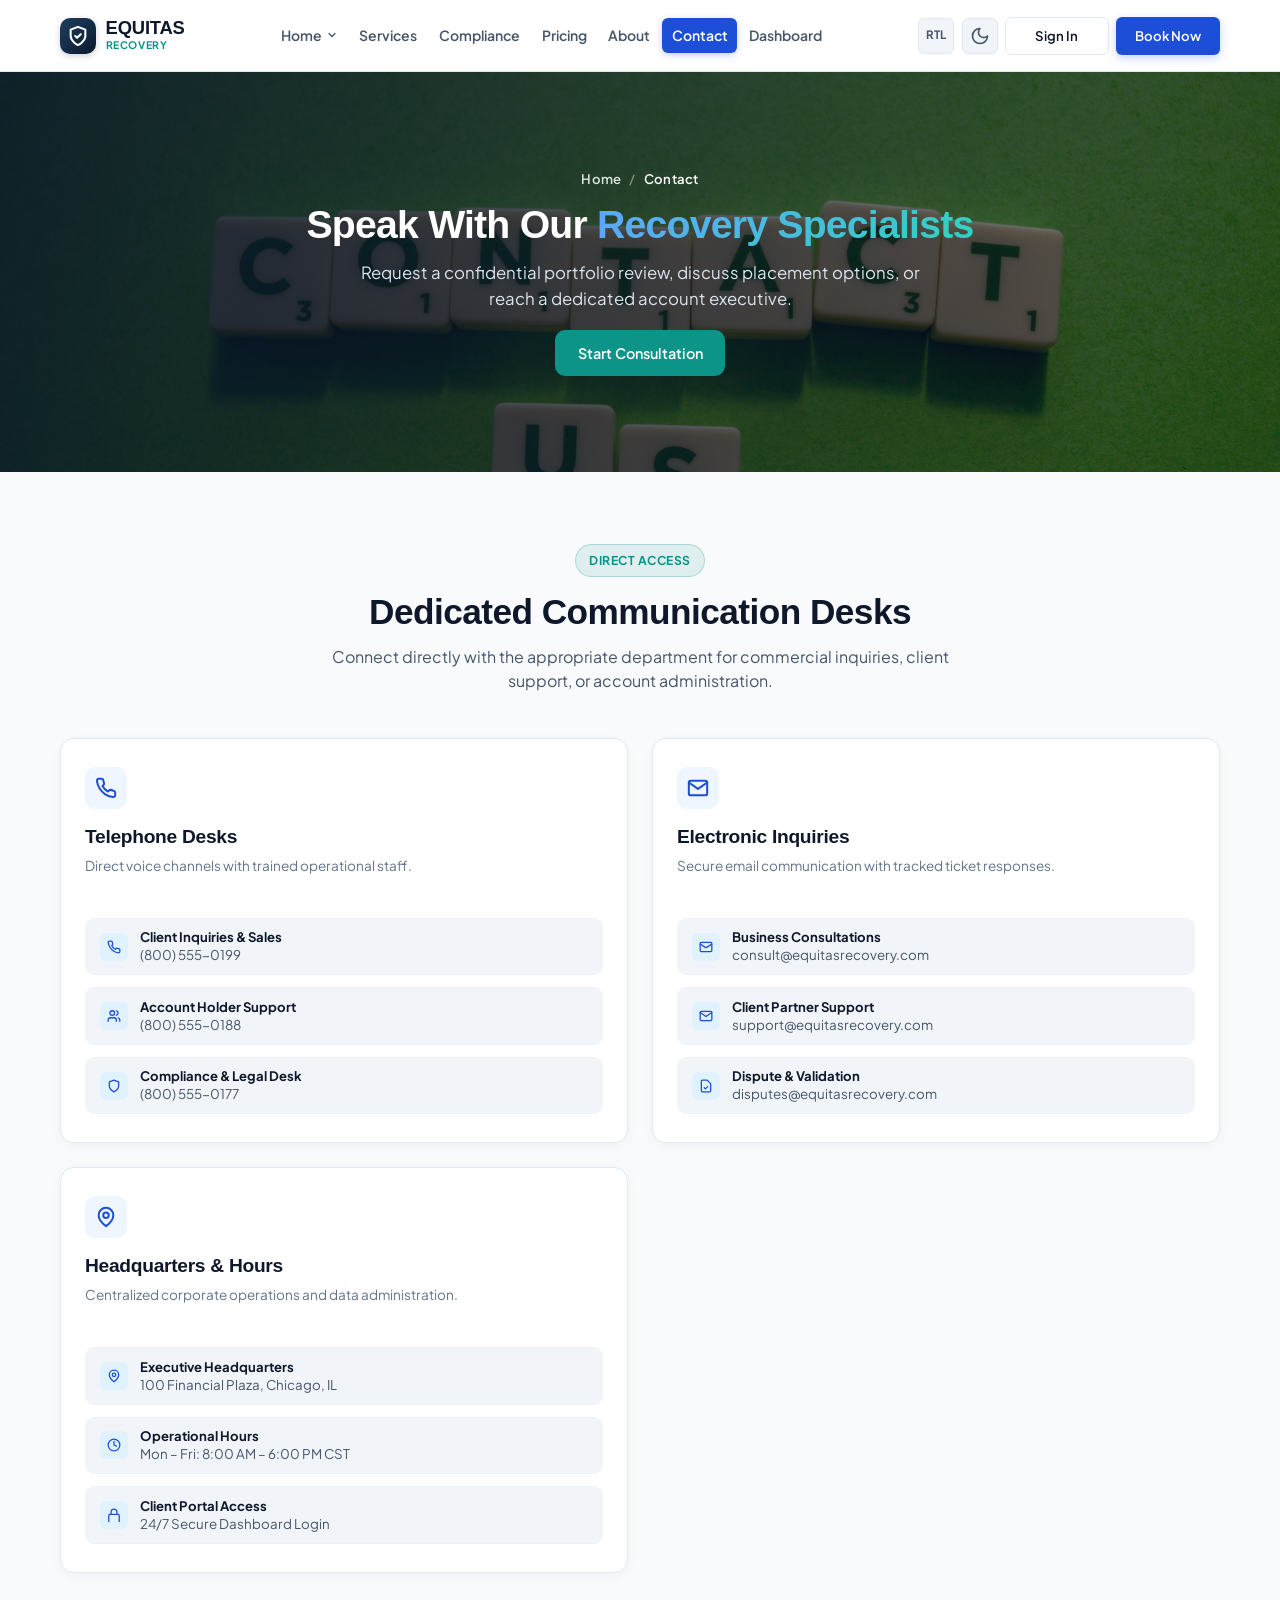
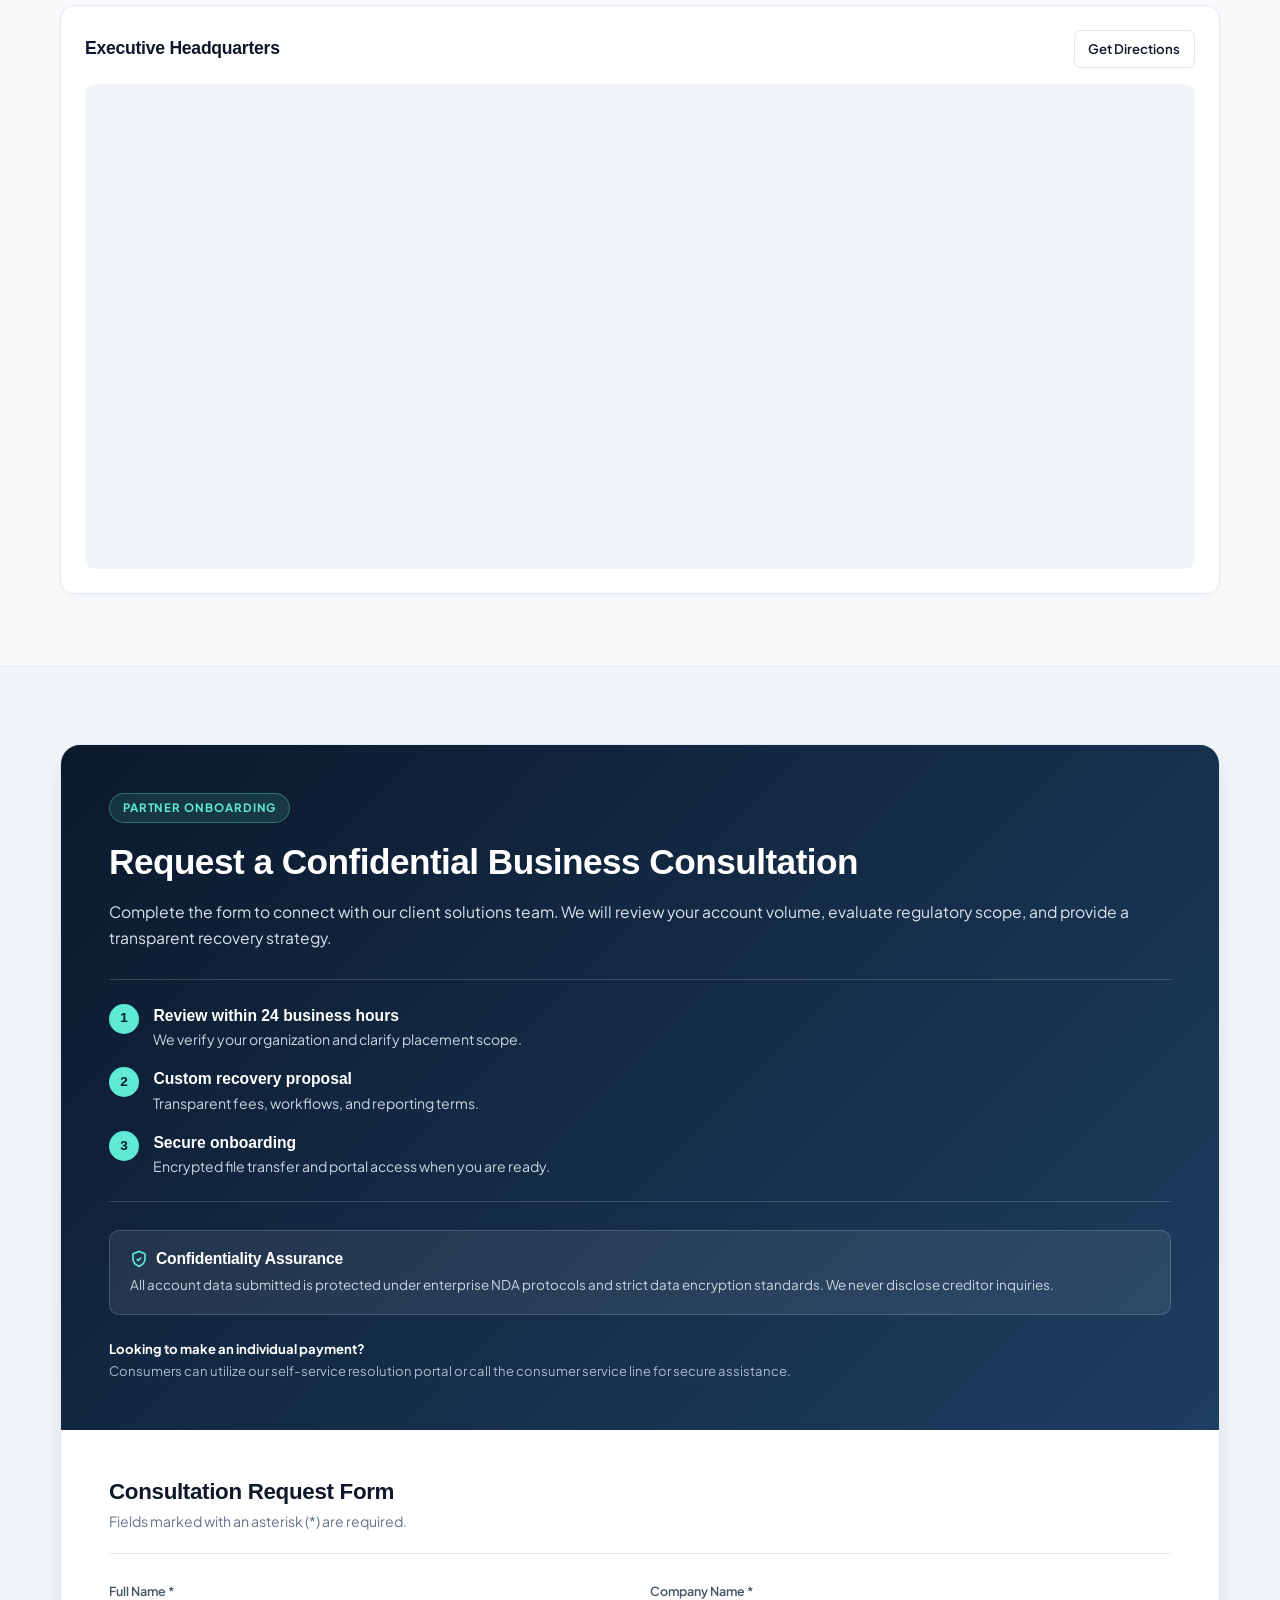
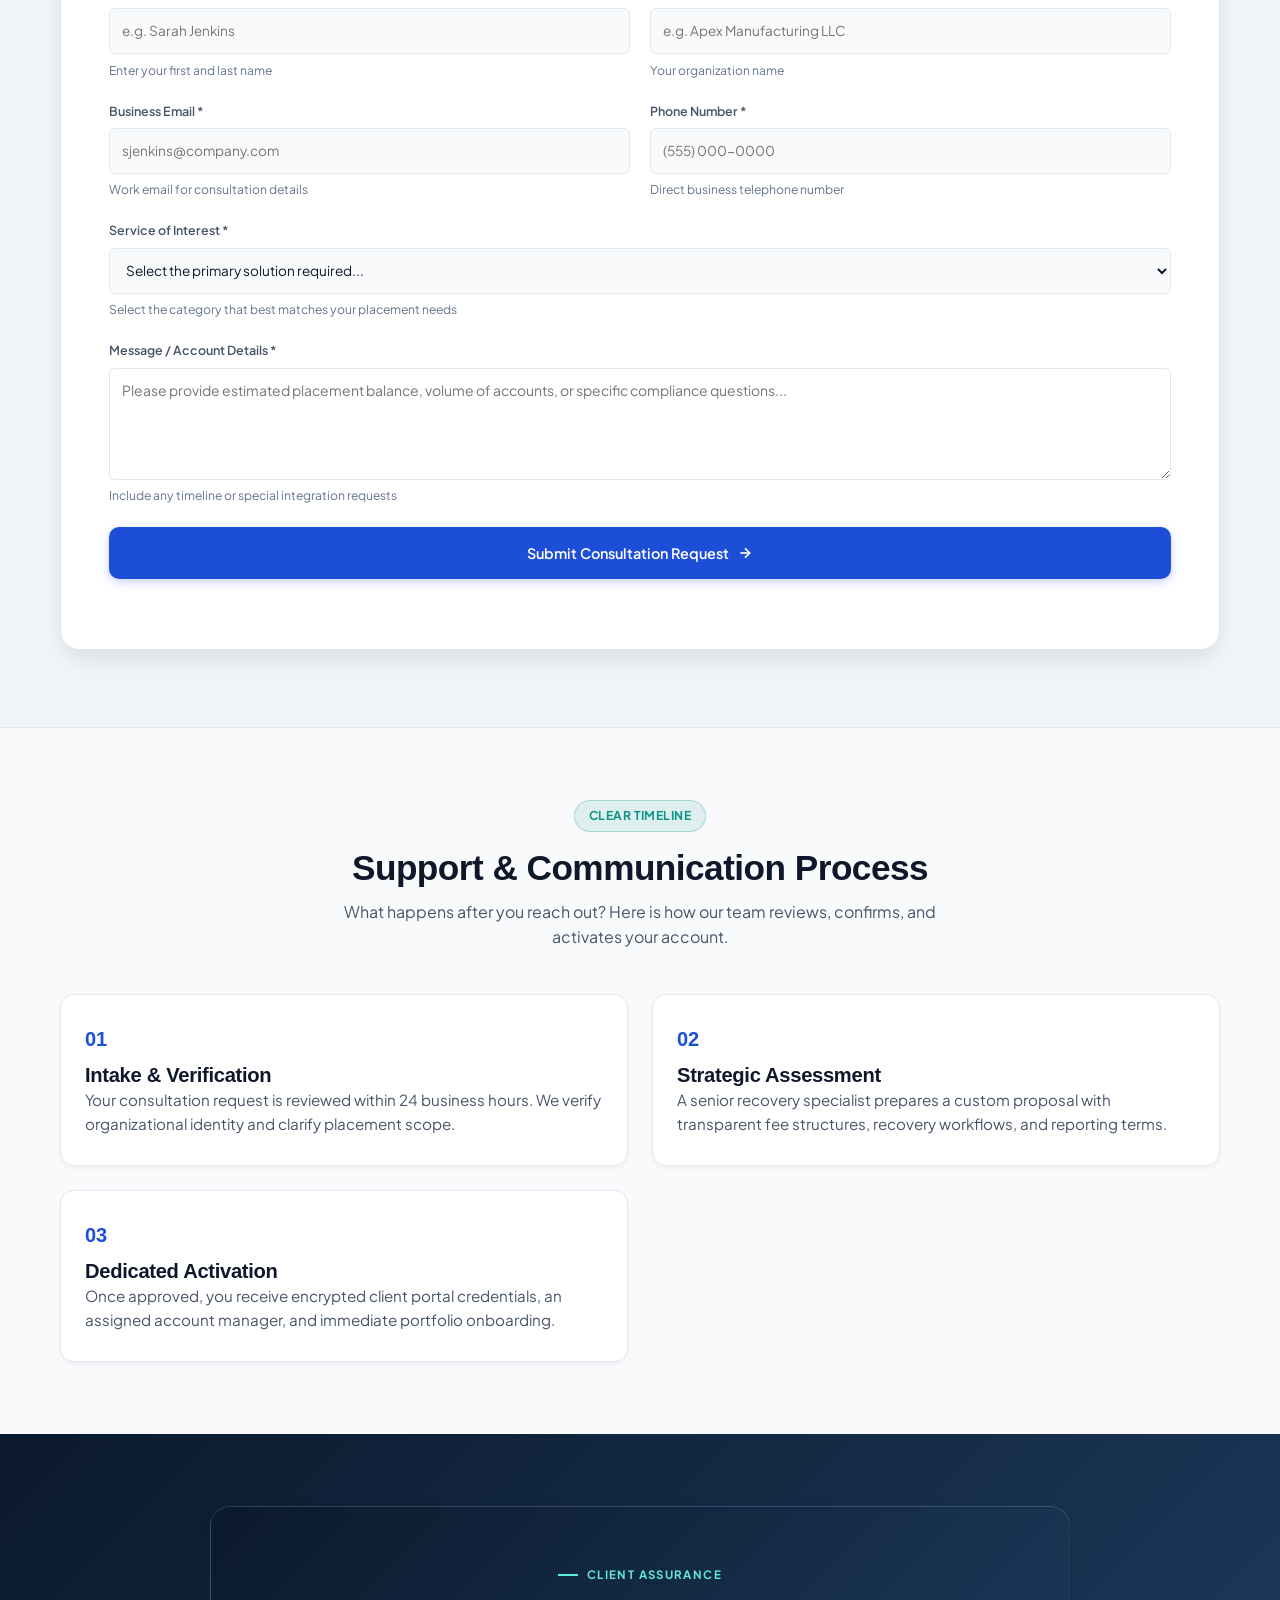
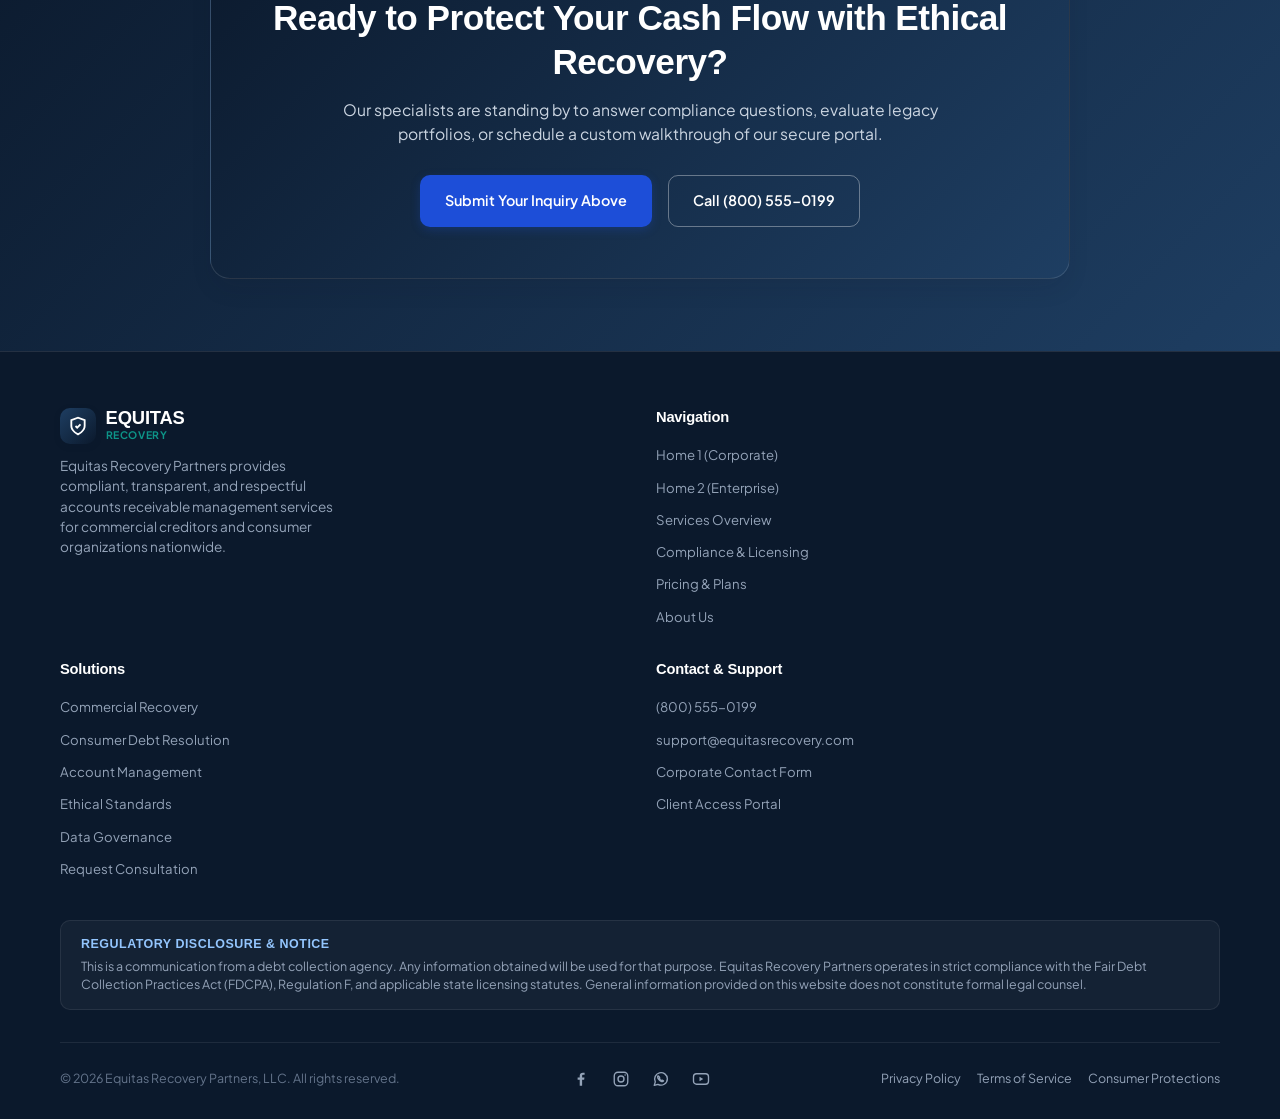
<file: contact.html>
<!DOCTYPE html>
<html lang="en" dir="ltr" data-theme="light">
<head>
  <meta charset="UTF-8">
  <meta name="viewport" content="width=device-width, initial-scale=1.0">
  <title>Contact &amp; Consultations | Equitas Recovery Partners</title>
  <link rel="icon" type="image/svg+xml" href="assets/images/equitas-mark.svg">
  <link rel="apple-touch-icon" href="assets/images/equitas-mark.svg">
  <meta name="description" content="Get in touch with Equitas Recovery Partners. Request an executive debt recovery consultation, discuss corporate accounts, or speak with our client support team.">
  <link rel="preconnect" href="https://fonts.googleapis.com">
  <link rel="preconnect" href="https://fonts.gstatic.com" crossorigin>
  <link href="https://fonts.googleapis.com/css2?family=Plus+Jakarta+Sans:wght@400;500;600;700;800&display=swap" rel="stylesheet">
  <link rel="stylesheet" href="assets/css/style.css">
</head>
<body>

  <!-- Main Navigation Header -->
  <header class="site-header" id="mainHeader">
    <div class="container header-container">
      
      <!-- Brand Logo -->
      <a href="index.html" class="brand-logo" aria-label="Equitas Recovery Partners Homepage">
        <div class="logo-symbol" aria-hidden="true">
          <svg width="22" height="22" viewBox="0 0 24 24" fill="none" stroke="currentColor" stroke-width="2.2" stroke-linecap="round" stroke-linejoin="round">
            <path d="M12 22s8-4 8-10V5l-8-3-8 3v7c0 6 8 10 8 10z"/>
            <path d="m9 12 2 2 4-4"/>
          </svg>
        </div>
        <div class="logo-text">
          <span class="logo-title">EQUITAS</span>
          <span class="logo-subtitle">Recovery</span>
        </div>
      </a>

      <!-- Desktop Nav -->
      <nav class="nav-desktop" aria-label="Main Navigation">
        <ul class="nav-links">
          <li class="nav-item">
            <a href="index.html" class="nav-link" id="homeDropdownBtn" aria-haspopup="true" aria-expanded="false">
              <span>Home</span>
              <svg width="12" height="12" viewBox="0 0 24 24" fill="none" stroke="currentColor" stroke-width="2.5" stroke-linecap="round" stroke-linejoin="round">
                <path d="m6 9 6 6 6-6"/>
              </svg>
            </a>
            <div class="nav-dropdown-menu">
              <a href="index.html" class="dropdown-item">
                <span>Home 1 (Corporate)</span>
              </a>
              <a href="home-2.html" class="dropdown-item">
                <span>Home 2 (Enterprise)</span>
              </a>
            </div>
          </li>
          <li class="nav-item"><a href="services.html" class="nav-link">Services</a></li>
          <li class="nav-item"><a href="compliance.html" class="nav-link">Compliance</a></li>
          <li class="nav-item"><a href="pricing.html" class="nav-link">Pricing</a></li>
          <li class="nav-item"><a href="about.html" class="nav-link">About</a></li>
          <li class="nav-item"><a href="contact.html" class="nav-link active">Contact</a></li>
          <li class="nav-item"><a href="dashboard.html" class="nav-link">Dashboard</a></li>
        </ul>
      </nav>

      <!-- Header Utilities -->
      <div class="header-actions">
        <button type="button" class="control-btn rtl-toggle-btn" aria-label="Toggle RTL/LTR" title="Toggle RTL/LTR">
          <span class="rtl-badge">RTL</span>
        </button>

        <button type="button" class="control-btn theme-toggle-btn" aria-label="Toggle theme" title="Toggle Theme">
          <svg width="18" height="18" viewBox="0 0 24 24" fill="none" stroke="currentColor" stroke-width="2" stroke-linecap="round" stroke-linejoin="round">
            <path d="M12 3a6 6 0 0 0 9 9 9 9 0 1 1-9-9Z"/>
          </svg>
        </button>

        <a href="login.html" class="btn btn-secondary btn-sm" id="clientPortalBtn">
          <span>Sign In</span>
        </a>

        <a href="#consultFormSection" class="btn btn-primary btn-sm" id="headerInquiryBtn">
          <span>Book Now</span>
        </a>

        <button type="button" class="hamburger-btn" aria-label="Open menu" aria-expanded="false" aria-controls="mobileNavDrawer">
          <span></span>
          <span></span>
          <span></span>
        </button>
      </div>

    </div>
  </header>

  <!-- Mobile Drawer -->
  <div class="mobile-nav-overlay" id="mobileNavOverlay" aria-hidden="true"></div>
  <div class="mobile-nav-drawer" id="mobileNavDrawer" role="dialog" aria-modal="true" aria-label="Mobile Menu">
    <div class="drawer-header">
      <div class="brand-logo">
        <div class="logo-symbol" aria-hidden="true">
          <svg width="18" height="18" viewBox="0 0 24 24" fill="none" stroke="currentColor" stroke-width="2.2">
            <path d="M12 22s8-4 8-10V5l-8-3-8 3v7c0 6 8 10 8 10z"/>
            <path d="m9 12 2 2 4-4"/>
          </svg>
        </div>
        <div class="logo-text">
          <span class="logo-title">EQUITAS</span>
        </div>
      </div>
      <button type="button" class="drawer-close-btn" aria-label="Close menu">
        <svg width="18" height="18" viewBox="0 0 24 24" fill="none" stroke="currentColor" stroke-width="2.5" stroke-linecap="round" stroke-linejoin="round">
          <line x1="18" y1="6" x2="6" y2="18"/>
          <line x1="6" y1="6" x2="18" y2="18"/>
        </svg>
      </button>
    </div>

    <div class="drawer-links">
      <div class="drawer-home-group">
        <button type="button" class="drawer-link drawer-home-toggle" aria-controls="drawerHomeMenu" aria-expanded="false">
          <span>Home</span>
          <svg viewBox="0 0 24 24" fill="none" stroke="currentColor" stroke-width="2" aria-hidden="true"><path d="m7 10 5 5 5-5"/></svg>
        </button>
        <div class="drawer-home-menu" id="drawerHomeMenu" hidden>
          <a href="index.html" class="drawer-link" data-home-page="index.html">Home 1 (Corporate)</a>
          <a href="home-2.html" class="drawer-link" data-home-page="home-2.html">Home 2 (Enterprise)</a>
        </div>
      </div>
      <a href="services.html" class="drawer-link">Services</a>
      <a href="compliance.html" class="drawer-link">Compliance &amp; Licensing</a>
      <a href="pricing.html" class="drawer-link">Pricing &amp; Plans</a>
      <a href="about.html" class="drawer-link">About Us</a>
      <a href="contact.html" class="drawer-link active">Contact</a>
      <a href="dashboard.html" class="drawer-link">Dashboard</a>
    </div>

    <div class="drawer-actions">
      <div class="drawer-controls-row">
        <button type="button" class="control-btn theme-toggle-btn" aria-label="Toggle theme in drawer" style="width: 48%; height: 38px;">
          <span>Theme</span>
        </button>
        <button type="button" class="control-btn rtl-toggle-btn" aria-label="Toggle RTL in drawer" style="width: 48%; height: 38px;">
          <span>RTL</span>
        </button>
      </div>
      <a href="login.html" class="btn btn-secondary btn-block">Sign In</a>
      <a href="#consultFormSection" class="btn btn-primary btn-block">Book Now</a>
    </div>
  </div>

  <main id="mainContent">

    <!-- SECTION 1: CONTACT HERO -->
    <section class="inner-hero contact-hero" id="contactHero" aria-labelledby="contactHeroHeadline">
      <div class="container">
        <div class="inner-hero-content">
          <nav class="page-breadcrumb" aria-label="Breadcrumb">
            <a href="index.html">Home</a>
            <span class="breadcrumb-sep" aria-hidden="true">/</span>
            <span aria-current="page">Contact</span>
          </nav>

          <h1 class="hero-title" id="contactHeroHeadline">
            Speak With Our <span class="highlight-text">Recovery Specialists</span>
          </h1>

          <p class="hero-description">
            Request a confidential portfolio review, discuss placement options, or reach a dedicated account executive.
          </p>

          <div class="hero-cta-group">
            <a href="#consultFormSection" class="btn btn-teal">
              <span>Start Consultation</span>
            </a>
          </div>
        </div>
      </div>
    </section>

    <!-- SECTION 2: CONTACT INFORMATION -->
    <section class="section" id="contactInfo">
      <div class="container">
        <div class="section-header text-center">
          <div class="badge badge-accent">Direct Access</div>
          <h2>Dedicated Communication Desks</h2>
          <p class="section-subtitle">
            Connect directly with the appropriate department for commercial inquiries, client support, or account administration.
          </p>
        </div>

        <div class="contact-info-grid">
          <!-- Card 1: Phone Inquiries -->
          <div class="contact-info-card">
            <div class="icon-box" aria-hidden="true">
              <svg width="22" height="22" viewBox="0 0 24 24" fill="none" stroke="currentColor" stroke-width="2.2" stroke-linecap="round" stroke-linejoin="round">
                <path d="M22 16.92v3a2 2 0 0 1-2.18 2 19.79 19.79 0 0 1-8.63-3.07 19.5 19.5 0 0 1-6-6 19.79 19.79 0 0 1-3.07-8.67A2 2 0 0 1 4.11 2h3a2 2 0 0 1 2 1.72 12.84 12.84 0 0 0 .7 2.81 2 2 0 0 1-.45 2.11L8.09 9.91a16 16 0 0 0 6 6l1.27-1.27a2 2 0 0 1 2.11-.45 12.84 12.84 0 0 0 2.81.7A2 2 0 0 1 22 16.92z"/>
              </svg>
            </div>
            <h3>Telephone Desks</h3>
            <p class="card-subtext">Direct voice channels with trained operational staff.</p>
            <div class="contact-info-list">
              <div class="contact-item-row">
                <div class="contact-item-icon" aria-hidden="true">
                  <svg width="14" height="14" viewBox="0 0 24 24" fill="none" stroke="currentColor" stroke-width="2.2" stroke-linecap="round" stroke-linejoin="round"><path d="M22 16.92v3a2 2 0 0 1-2.18 2 19.79 19.79 0 0 1-8.63-3.07 19.5 19.5 0 0 1-6-6 19.79 19.79 0 0 1-3.07-8.67A2 2 0 0 1 4.11 2h3a2 2 0 0 1 2 1.72 12.84 12.84 0 0 0 .7 2.81 2 2 0 0 1-.45 2.11L8.09 9.91a16 16 0 0 0 6 6l1.27-1.27a2 2 0 0 1 2.11-.45 12.84 12.84 0 0 0 2.81.7A2 2 0 0 1 22 16.92z"/></svg>
                </div>
                <div class="contact-item-text">
                  <strong>Client Inquiries &amp; Sales</strong>
                  <a href="tel:+18005550199">(800) 555-0199</a>
                </div>
              </div>
              <div class="contact-item-row">
                <div class="contact-item-icon" aria-hidden="true">
                  <svg width="14" height="14" viewBox="0 0 24 24" fill="none" stroke="currentColor" stroke-width="2.2" stroke-linecap="round" stroke-linejoin="round"><path d="M16 21v-2a4 4 0 0 0-4-4H6a4 4 0 0 0-4 4v2"/><circle cx="9" cy="7" r="4"/><path d="M22 21v-2a4 4 0 0 0-3-3.87"/><path d="M16 3.13a4 4 0 0 1 0 7.75"/></svg>
                </div>
                <div class="contact-item-text">
                  <strong>Account Holder Support</strong>
                  <a href="tel:+18005550188">(800) 555-0188</a>
                </div>
              </div>
              <div class="contact-item-row">
                <div class="contact-item-icon" aria-hidden="true">
                  <svg width="14" height="14" viewBox="0 0 24 24" fill="none" stroke="currentColor" stroke-width="2.2" stroke-linecap="round" stroke-linejoin="round"><path d="M12 22s8-4 8-10V5l-8-3-8 3v7c0 6 8 10 8 10z"/></svg>
                </div>
                <div class="contact-item-text">
                  <strong>Compliance &amp; Legal Desk</strong>
                  <a href="tel:+18005550177">(800) 555-0177</a>
                </div>
              </div>
            </div>
          </div>

          <!-- Card 2: Email Desks -->
          <div class="contact-info-card">
            <div class="icon-box" aria-hidden="true">
              <svg width="22" height="22" viewBox="0 0 24 24" fill="none" stroke="currentColor" stroke-width="2.2" stroke-linecap="round" stroke-linejoin="round">
                <path d="M4 4h16c1.1 0 2 .9 2 2v12c0 1.1-.9 2-2 2H4c-1.1 0-2-.9-2-2V6c0-1.1.9-2 2-2z"/>
                <polyline points="22,6 12,13 2,6"/>
              </svg>
            </div>
            <h3>Electronic Inquiries</h3>
            <p class="card-subtext">Secure email communication with tracked ticket responses.</p>
            <div class="contact-info-list">
              <div class="contact-item-row">
                <div class="contact-item-icon" aria-hidden="true">
                  <svg width="14" height="14" viewBox="0 0 24 24" fill="none" stroke="currentColor" stroke-width="2.2" stroke-linecap="round" stroke-linejoin="round"><rect width="20" height="16" x="2" y="4" rx="2"/><path d="m22 7-8.97 5.7a1.94 1.94 0 0 1-2.06 0L2 7"/></svg>
                </div>
                <div class="contact-item-text">
                  <strong>Business Consultations</strong>
                  <a href="mailto:consult@equitasrecovery.com">consult@equitasrecovery.com</a>
                </div>
              </div>
              <div class="contact-item-row">
                <div class="contact-item-icon" aria-hidden="true">
                  <svg width="14" height="14" viewBox="0 0 24 24" fill="none" stroke="currentColor" stroke-width="2.2" stroke-linecap="round" stroke-linejoin="round"><path d="M4 4h16c1.1 0 2 .9 2 2v12c0 1.1-.9 2-2 2H4c-1.1 0-2-.9-2-2V6c0-1.1.9-2 2-2z"/><polyline points="22,6 12,13 2,6"/></svg>
                </div>
                <div class="contact-item-text">
                  <strong>Client Partner Support</strong>
                  <a href="mailto:support@equitasrecovery.com">support@equitasrecovery.com</a>
                </div>
              </div>
              <div class="contact-item-row">
                <div class="contact-item-icon" aria-hidden="true">
                  <svg width="14" height="14" viewBox="0 0 24 24" fill="none" stroke="currentColor" stroke-width="2.2" stroke-linecap="round" stroke-linejoin="round"><path d="M14 2H6a2 2 0 0 0-2 2v16a2 2 0 0 0 2 2h12a2 2 0 0 0 2-2V8z"/><path d="m9 15 2 2 4-4"/></svg>
                </div>
                <div class="contact-item-text">
                  <strong>Dispute &amp; Validation</strong>
                  <a href="mailto:disputes@equitasrecovery.com">disputes@equitasrecovery.com</a>
                </div>
              </div>
            </div>
          </div>

          <!-- Card 3: Headquarters & Hours -->
          <div class="contact-info-card">
            <div class="icon-box" aria-hidden="true">
              <svg width="22" height="22" viewBox="0 0 24 24" fill="none" stroke="currentColor" stroke-width="2.2" stroke-linecap="round" stroke-linejoin="round">
                <path d="M20 10c0 6-8 12-8 12s-8-6-8-12a8 8 0 0 1 16 0Z"/>
                <circle cx="12" cy="10" r="3"/>
              </svg>
            </div>
            <h3>Headquarters &amp; Hours</h3>
            <p class="card-subtext">Centralized corporate operations and data administration.</p>
            <div class="contact-info-list">
              <div class="contact-item-row">
                <div class="contact-item-icon" aria-hidden="true">
                  <svg width="14" height="14" viewBox="0 0 24 24" fill="none" stroke="currentColor" stroke-width="2.2" stroke-linecap="round" stroke-linejoin="round"><path d="M20 10c0 6-8 12-8 12s-8-6-8-12a8 8 0 0 1 16 0Z"/><circle cx="12" cy="10" r="3"/></svg>
                </div>
                <div class="contact-item-text">
                  <strong>Executive Headquarters</strong>
                  <span>100 Financial Plaza, Chicago, IL</span>
                </div>
              </div>
              <div class="contact-item-row">
                <div class="contact-item-icon" aria-hidden="true">
                  <svg width="14" height="14" viewBox="0 0 24 24" fill="none" stroke="currentColor" stroke-width="2.2" stroke-linecap="round" stroke-linejoin="round"><circle cx="12" cy="12" r="10"/><polyline points="12 6 12 12 16 14"/></svg>
                </div>
                <div class="contact-item-text">
                  <strong>Operational Hours</strong>
                  <span>Mon – Fri: 8:00 AM – 6:00 PM CST</span>
                </div>
              </div>
              <div class="contact-item-row">
                <div class="contact-item-icon" aria-hidden="true">
                  <svg width="14" height="14" viewBox="0 0 24 24" fill="none" stroke="currentColor" stroke-width="2.2" stroke-linecap="round" stroke-linejoin="round"><rect width="18" height="18" x="3" y="11" rx="2" ry="2"/><path d="M7 11V7a5 5 0 0 1 10 0v4"/></svg>
                </div>
                <div class="contact-item-text">
                  <strong>Client Portal Access</strong>
                  <span>24/7 Secure Dashboard Login</span>
                </div>
              </div>
            </div>
          </div>
        </div>

        <div class="contact-map-panel">
          <div class="contact-map-heading">
            <h3>Executive Headquarters</h3>
            <a class="btn btn-secondary btn-sm" href="https://www.google.com/maps/search/?api=1&amp;query=100%20Financial%20Plaza%2C%20Chicago%2C%20IL" target="_blank" rel="noopener noreferrer">
              <span>Get Directions</span>
            </a>
          </div>
          <div class="contact-map-frame">
            <iframe
              src="https://www.google.com/maps?q=100%20Financial%20Plaza%2C%20Chicago%2C%20IL&amp;output=embed"
              title="Map to Equitas Recovery headquarters at 100 Financial Plaza, Chicago, IL"
              loading="lazy"
              referrerpolicy="no-referrer-when-downgrade"
              allowfullscreen>
            </iframe>
          </div>
        </div>
      </div>
    </section>

    <!-- SECTION 3: BUSINESS CONSULTATION FORM -->
    <section class="section consultation-form-section" id="consultFormSection">
      <div class="container">
        <div class="contact-form-layout">
          
          <aside class="form-intro-column consult-aside">
            <span class="consult-eyebrow">Partner Onboarding</span>
            <h2>Request a Confidential Business Consultation</h2>
            <p class="consult-lead">
              Complete the form to connect with our client solutions team. We will review your account volume, evaluate regulatory scope, and provide a transparent recovery strategy.
            </p>

            <ol class="consult-steps">
              <li><span class="consult-step-num" aria-hidden="true">1</span><span><strong>Review within 24 business hours</strong>We verify your organization and clarify placement scope.</span></li>
              <li><span class="consult-step-num" aria-hidden="true">2</span><span><strong>Custom recovery proposal</strong>Transparent fees, workflows, and reporting terms.</span></li>
              <li><span class="consult-step-num" aria-hidden="true">3</span><span><strong>Secure onboarding</strong>Encrypted file transfer and portal access when you are ready.</span></li>
            </ol>

            <div class="consult-assurance">
              <h3>
                <svg width="18" height="18" viewBox="0 0 24 24" fill="none" stroke="currentColor" stroke-width="2.2" aria-hidden="true">
                  <path d="M12 22s8-4 8-10V5l-8-3-8 3v7c0 6 8 10 8 10z"/>
                  <path d="m9 12 2 2 4-4"/>
                </svg>
                Confidentiality Assurance
              </h3>
              <p>All account data submitted is protected under enterprise NDA protocols and strict data encryption standards. We never disclose creditor inquiries.</p>
            </div>

            <p class="consult-note">
              <strong>Looking to make an individual payment?</strong>
              Consumers can utilize our self-service resolution portal or call the consumer service line for secure assistance.
            </p>
          </aside>

          <div class="form-wrapper-box">
            <div class="form-box-head">
              <h3>Consultation Request Form</h3>
              <p>Fields marked with an asterisk (*) are required.</p>
            </div>
            
            <form class="contact-form-grid" id="mainContactForm" novalidate>
              
              <!-- Field 1: Full Name -->
              <div class="form-group">
                <label for="contactFullName" class="form-label">Full Name *</label>
                <input type="text" id="contactFullName" name="fullName" class="form-input" placeholder="e.g. Sarah Jenkins" required aria-required="true">
                <span class="form-help-text">Enter your first and last name</span>
              </div>

              <!-- Field 2: Company Name -->
              <div class="form-group">
                <label for="contactCompanyName" class="form-label">Company Name *</label>
                <input type="text" id="contactCompanyName" name="companyName" class="form-input" placeholder="e.g. Apex Manufacturing LLC" required aria-required="true">
                <span class="form-help-text">Your organization name</span>
              </div>

              <!-- Field 3: Business Email -->
              <div class="form-group">
                <label for="contactBusinessEmail" class="form-label">Business Email *</label>
                <input type="email" id="contactBusinessEmail" name="businessEmail" class="form-input" placeholder="sjenkins@company.com" required aria-required="true">
                <span class="form-help-text">Work email for consultation details</span>
              </div>

              <!-- Field 4: Phone Number -->
              <div class="form-group">
                <label for="contactPhoneNumber" class="form-label">Phone Number *</label>
                <input type="tel" id="contactPhoneNumber" name="phoneNumber" class="form-input" placeholder="(555) 000-0000" required aria-required="true">
                <span class="form-help-text">Direct business telephone number</span>
              </div>

              <!-- Field 5: Service of Interest -->
              <div class="form-group form-full-width">
                <label for="contactServiceInterest" class="form-label">Service of Interest *</label>
                <select id="contactServiceInterest" name="serviceInterest" class="form-select" required aria-required="true">
                  <option value="">Select the primary solution required...</option>
                  <option value="Commercial B2B Debt Recovery">Commercial B2B Debt Recovery</option>
                  <option value="Consumer Debt Management">Consumer Debt Management</option>
                  <option value="First-Party Pre-Collect Workflow">First-Party Pre-Collect Workflow</option>
                  <option value="Portfolio Compliance &amp; Audit">Portfolio Compliance &amp; Audit</option>
                  <option value="Custom Enterprise Recovery Plan">Custom Enterprise Recovery Plan</option>
                </select>
                <span class="form-help-text">Select the category that best matches your placement needs</span>
              </div>

              <!-- Field 6: Message -->
              <div class="form-group form-full-width">
                <label for="contactMessage" class="form-label">Message / Account Details *</label>
                <textarea id="contactMessage" name="message" class="form-textarea" rows="4" placeholder="Please provide estimated placement balance, volume of accounts, or specific compliance questions..." required aria-required="true"></textarea>
                <span class="form-help-text">Include any timeline or special integration requests</span>
              </div>

              <!-- Field 7: Submit Button -->
              <div class="form-full-width">
                <button type="submit" class="btn btn-primary btn-lg" style="width: 100%; justify-content: center;">
                  <span>Submit Consultation Request</span>
                  <svg width="16" height="16" viewBox="0 0 24 24" fill="none" stroke="currentColor" stroke-width="2.5">
                    <line x1="5" y1="12" x2="19" y2="12"/>
                    <polyline points="12 5 19 12 12 19"/>
                  </svg>
                </button>
              </div>

              <!-- Status Feedback -->
              <div class="form-full-width">
                <div class="form-status-msg" id="contactFormStatus" role="status" aria-live="polite"></div>
              </div>

            </form>
          </div>

        </div>
      </div>
    </section>

    <!-- SECTION 4: SUPPORT AND COMMUNICATION PROCESS -->
    <section class="section" id="supportProcess">
      <div class="container">
        <div class="section-header text-center">
          <div class="badge badge-accent">Clear Timeline</div>
          <h2>Support &amp; Communication Process</h2>
          <p class="section-subtitle">
            What happens after you reach out? Here is how our team reviews, confirms, and activates your account.
          </p>
        </div>

        <div class="contact-process-grid">
          <div class="contact-process-card">
            <div class="process-badge-step">01</div>
            <h3>Intake &amp; Verification</h3>
            <p>
              Your consultation request is reviewed within 24 business hours. We verify organizational identity and clarify placement scope.
            </p>
          </div>

          <div class="contact-process-card">
            <div class="process-badge-step">02</div>
            <h3>Strategic Assessment</h3>
            <p>
              A senior recovery specialist prepares a custom proposal with transparent fee structures, recovery workflows, and reporting terms.
            </p>
          </div>

          <div class="contact-process-card">
            <div class="process-badge-step">03</div>
            <h3>Dedicated Activation</h3>
            <p>
              Once approved, you receive encrypted client portal credentials, an assigned account manager, and immediate portfolio onboarding.
            </p>
          </div>
        </div>
      </div>
    </section>

    <!-- SECTION 5: FINAL CTA -->
    <section class="section cta-section" id="contactFinalCta">
      <div class="container">
        <div class="cta-container-card text-center" style="max-width: 860px; margin: 0 auto;">
          <div class="cta-eyebrow">
            Client Assurance
          </div>
          <h2 style="font-size: clamp(1.6rem, 3.2vw, 2.2rem); margin-bottom: 0.85rem; color: #ffffff;">
            Ready to Protect Your Cash Flow with Ethical Recovery?
          </h2>
          <p style="color: #cbd5e1; max-width: 620px; margin: 0 auto 1.75rem auto; font-size: 0.98rem; line-height: 1.55;">
            Our specialists are standing by to answer compliance questions, evaluate legacy portfolios, or schedule a custom walkthrough of our secure portal.
          </p>
          <div style="display: flex; justify-content: center; gap: 1rem; flex-wrap: wrap;">
            <a href="#consultFormSection" class="btn btn-primary btn-lg">
              <span>Submit Your Inquiry Above</span>
            </a>
            <a href="tel:+18005550199" class="btn btn-outline-white btn-lg">
              <span>Call (800) 555-0199</span>
            </a>
          </div>
        </div>
      </div>
    </section>

  </main>

  <!-- Shared Footer -->
  <footer class="site-footer" id="siteFooter">
    <div class="container">
      <div class="footer-main-grid">
        <div class="footer-brand-col">
          <a href="index.html" class="brand-logo" aria-label="Equitas Recovery homepage">
            <div class="logo-symbol" aria-hidden="true">
              <svg width="20" height="20" viewBox="0 0 24 24" fill="none" stroke="currentColor" stroke-width="2.2">
                <path d="M12 22s8-4 8-10V5l-8-3-8 3v7c0 6 8 10 8 10z"/>
                <path d="m9 12 2 2 4-4"/>
              </svg>
            </div>
            <div class="logo-text">
              <span class="logo-title">EQUITAS</span>
              <span class="logo-subtitle">Recovery</span>
            </div>
          </a>
          <p>
            Equitas Recovery Partners provides compliant, transparent, and respectful accounts receivable management services for commercial creditors and consumer organizations nationwide.
          </p>
        </div>

        <div class="footer-col">
          <h4>Navigation</h4>
          <ul class="footer-links">
            <li><a href="index.html">Home 1 (Corporate)</a></li>
            <li><a href="home-2.html">Home 2 (Enterprise)</a></li>
            <li><a href="services.html">Services Overview</a></li>
            <li><a href="compliance.html">Compliance &amp; Licensing</a></li>
            <li><a href="pricing.html">Pricing &amp; Plans</a></li>
            <li><a href="about.html">About Us</a></li>
          </ul>
        </div>

        <div class="footer-col">
          <h4>Solutions</h4>
          <ul class="footer-links">
            <li><a href="services.html#commercial">Commercial Recovery</a></li>
            <li><a href="services.html#consumer">Consumer Debt Resolution</a></li>
            <li><a href="services.html#process">Account Management</a></li>
            <li><a href="compliance.html#principles">Ethical Standards</a></li>
            <li><a href="compliance.html#security">Data Governance</a></li>
            <li><a href="contact.html">Request Consultation</a></li>
          </ul>
        </div>

        <div class="footer-col">
          <h4>Contact &amp; Support</h4>
          <ul class="footer-links">
            <li><a href="tel:+18005550199">(800) 555-0199</a></li>
            <li><a href="mailto:support@equitasrecovery.com">support@equitasrecovery.com</a></li>
            <li><a href="contact.html">Corporate Contact Form</a></li>
            <li><a href="contact.html">Client Access Portal</a></li>
          </ul>
        </div>
      </div>

      <div class="footer-compliance-banner">
        <h5>Regulatory Disclosure &amp; Notice</h5>
        <p>
          This is a communication from a debt collection agency. Any information obtained will be used for that purpose. Equitas Recovery Partners operates in strict compliance with the Fair Debt Collection Practices Act (FDCPA), Regulation F, and applicable state licensing statutes. General information provided on this website does not constitute formal legal counsel.
        </p>
      </div>

      <div class="footer-bottom-bar">
        <p>&copy; 2026 Equitas Recovery Partners, LLC. All rights reserved.</p>
        <div class="footer-social-links" aria-label="Social media">
          <a href="https://www.facebook.com/" target="_blank" rel="noopener noreferrer" aria-label="Facebook"><svg viewBox="0 0 24 24" aria-hidden="true"><path d="M13.5 21v-8h2.7l.4-3.1h-3.1v-2c0-.9.3-1.5 1.6-1.5h1.7V3.6c-.3 0-1.3-.1-2.4-.1-2.4 0-4.1 1.5-4.1 4.2v2.3H7.5V13h2.8v8h3.2z"/></svg></a>
          <a href="https://www.instagram.com/" target="_blank" rel="noopener noreferrer" aria-label="Instagram"><svg viewBox="0 0 24 24" aria-hidden="true"><rect x="3" y="3" width="18" height="18" rx="5"/><circle cx="12" cy="12" r="4"/><circle cx="17.5" cy="6.5" r="1" class="social-icon-fill"/></svg></a>
          <a href="https://www.whatsapp.com/" target="_blank" rel="noopener noreferrer" aria-label="WhatsApp"><svg viewBox="0 0 24 24" aria-hidden="true"><path d="M20.5 11.7a8.5 8.5 0 0 1-12.6 7.4L3 20.5l1.4-4.7a8.5 8.5 0 1 1 16.1-4.1z"/><path d="M8.2 7.8c-.4.4-.7.9-.7 1.6 0 2 2.7 4.9 4.8 5.8.8.4 1.5.4 2.1.1l1-.8-2-1-.8.8c-1.1-.5-2.4-1.8-2.9-2.9l.7-.8-1-2-1.2.2z"/></svg></a>
          <a href="https://www.youtube.com/" target="_blank" rel="noopener noreferrer" aria-label="YouTube"><svg viewBox="0 0 24 24" aria-hidden="true"><rect x="2" y="5" width="20" height="14" rx="4"/><path d="m10 9 5 3-5 3z" class="social-icon-fill"/></svg></a>
        </div>
        <div class="footer-legal-links">
          <a href="compliance.html">Privacy Policy</a>
          <a href="compliance.html">Terms of Service</a>
          <a href="compliance.html">Consumer Protections</a>
        </div>
      </div>
    </div>
  </footer>

  <!-- Back to Top Button -->
  <button type="button" class="back-to-top-btn" id="backToTopBtn" aria-label="Back to top">
    <svg width="20" height="20" viewBox="0 0 24 24" fill="none" stroke="currentColor" stroke-width="2.5" stroke-linecap="round" stroke-linejoin="round">
      <path d="m18 15-6-6-6 6"/>
    </svg>
  </button>

  <script src="assets/js/main.js"></script>
</body>
</html>
</file>
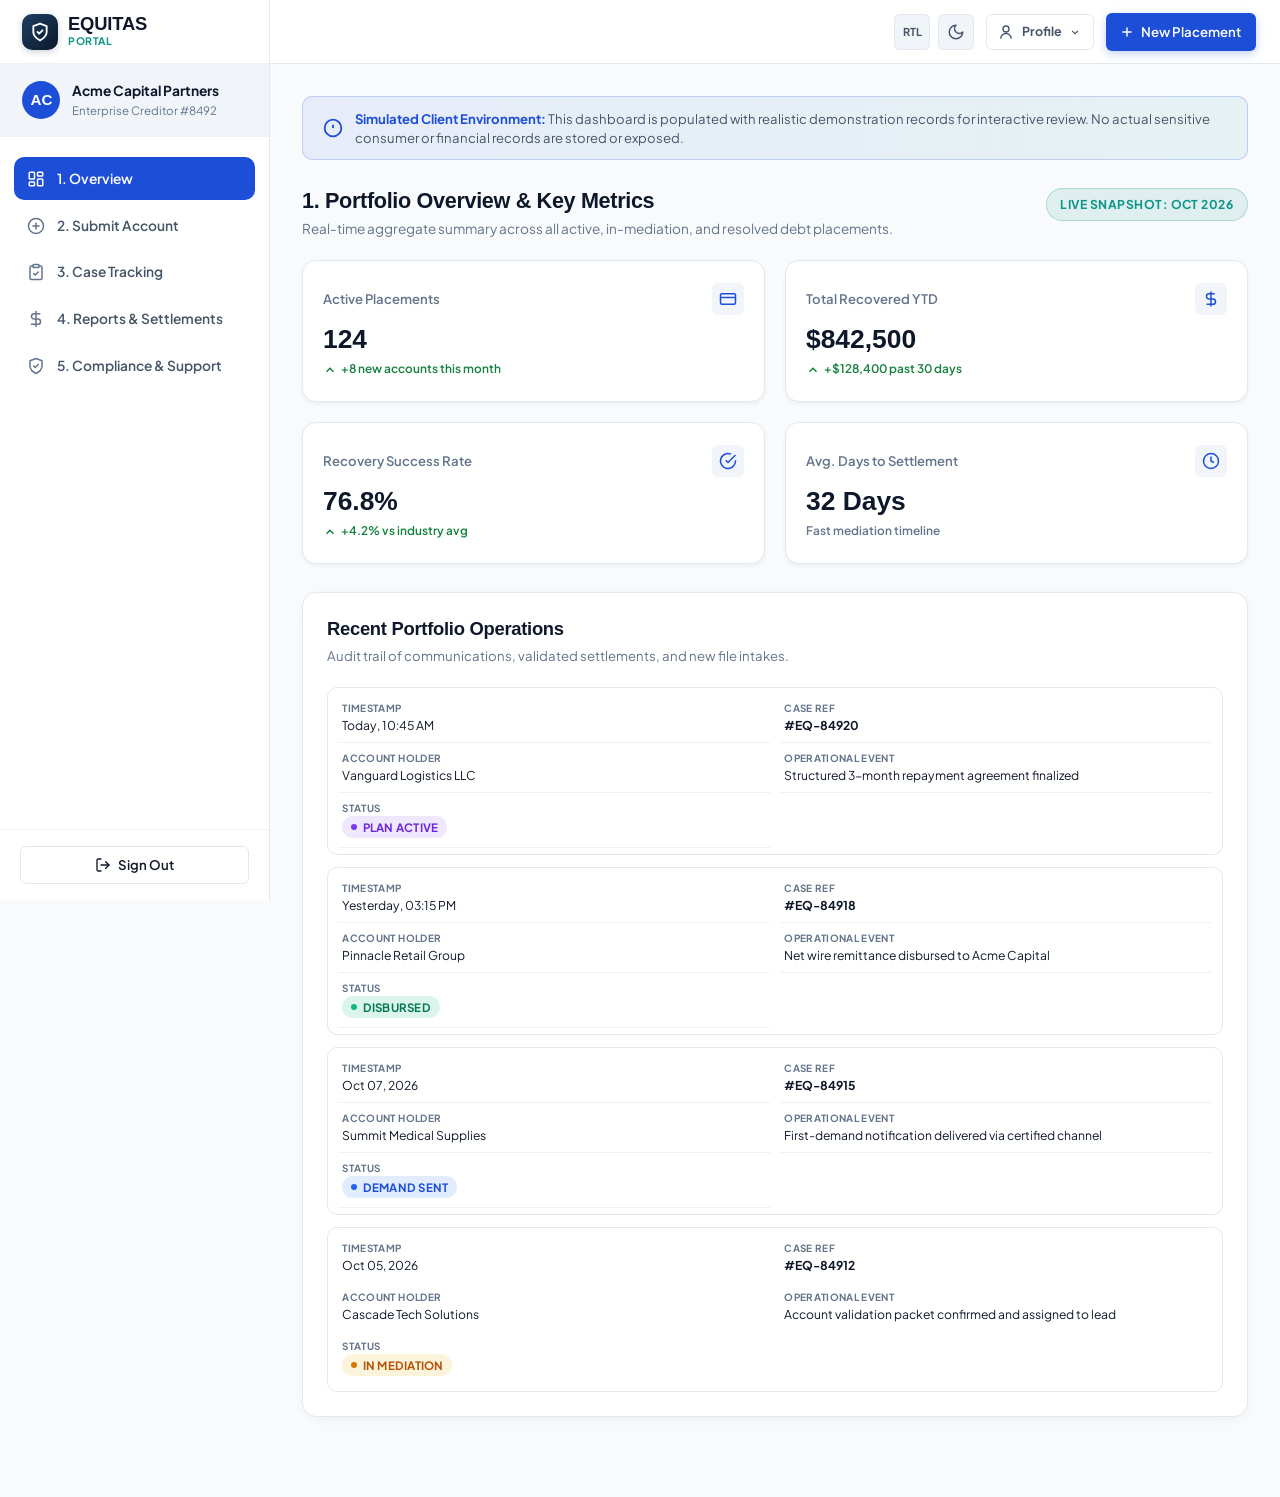
<file: dashboard.html>
<!DOCTYPE html>
<html lang="en" dir="ltr" data-theme="light">
<head>
  <meta charset="UTF-8">
  <meta name="viewport" content="width=device-width, initial-scale=1.0">
  <title>Client Dashboard | Equitas Recovery Partners</title>
  <link rel="icon" type="image/svg+xml" href="assets/images/equitas-mark.svg">
  <link rel="apple-touch-icon" href="assets/images/equitas-mark.svg">
  <meta name="description" content="Equitas Recovery Partners client portal dashboard. Track collection placements, submit accounts, review remittance statements, and access compliance certificates.">
  <link rel="preconnect" href="https://fonts.googleapis.com">
  <link rel="preconnect" href="https://fonts.gstatic.com" crossorigin>
  <link href="https://fonts.googleapis.com/css2?family=Plus+Jakarta+Sans:wght@400;500;600;700;800&display=swap" rel="stylesheet">
  <link rel="stylesheet" href="assets/css/style.css">
</head>
<body>

  <div class="dash-app">

    <!-- DASHBOARD SIDEBAR -->
    <aside class="dash-sidebar" id="dashSidebar" aria-label="Client Dashboard Navigation">
      
      <div class="dash-sidebar-header">
        <a href="index.html" class="brand-logo" aria-label="Equitas Recovery Homepage">
          <div class="logo-symbol" aria-hidden="true">
            <svg width="20" height="20" viewBox="0 0 24 24" fill="none" stroke="currentColor" stroke-width="2.2" stroke-linecap="round" stroke-linejoin="round">
              <path d="M12 22s8-4 8-10V5l-8-3-8 3v7c0 6 8 10 8 10z"/>
              <path d="m9 12 2 2 4-4"/>
            </svg>
          </div>
          <div class="logo-text">
            <span class="logo-title">EQUITAS</span>
            <span class="logo-subtitle">Portal</span>
          </div>
        </a>

        <button type="button" class="drawer-close-btn dash-sidebar-close" id="dashSidebarCloseBtn" aria-label="Close Sidebar">
          <svg width="18" height="18" viewBox="0 0 24 24" fill="none" stroke="currentColor" stroke-width="2.5" stroke-linecap="round" stroke-linejoin="round">
            <line x1="18" y1="6" x2="6" y2="18"/>
            <line x1="6" y1="6" x2="18" y2="18"/>
          </svg>
        </button>
      </div>

      <!-- Client Profile Overview Badge -->
      <div class="dash-client-badge">
        <div class="dash-client-info">
          <div class="dash-avatar-circle" aria-hidden="true">AC</div>
          <div class="dash-client-meta">
            <span class="dash-client-name">Acme Capital Partners</span>
            <span class="dash-client-tier">Enterprise Creditor #8492</span>
          </div>
        </div>
      </div>

      <!-- Navigation Menu: 5 Core Sections -->
      <nav class="dash-nav-menu" aria-label="Dashboard Sections">
        <a href="#overview" class="dash-nav-link active" data-section="overview">
          <svg width="18" height="18" viewBox="0 0 24 24" fill="none" stroke="currentColor" stroke-width="2" stroke-linecap="round" stroke-linejoin="round">
            <rect width="7" height="9" x="3" y="3" rx="1"/>
            <rect width="7" height="5" x="14" y="3" rx="1"/>
            <rect width="7" height="9" x="14" y="12" rx="1"/>
            <rect width="7" height="5" x="3" y="16" rx="1"/>
          </svg>
          <span>1. Overview</span>
        </a>

        <a href="#submitAccount" class="dash-nav-link" data-section="submitAccount">
          <svg width="18" height="18" viewBox="0 0 24 24" fill="none" stroke="currentColor" stroke-width="2" stroke-linecap="round" stroke-linejoin="round">
            <circle cx="12" cy="12" r="10"/>
            <path d="M12 8v8"/>
            <path d="M8 12h8"/>
          </svg>
          <span>2. Submit Account</span>
        </a>

        <a href="#caseTracking" class="dash-nav-link" data-section="caseTracking">
          <svg width="18" height="18" viewBox="0 0 24 24" fill="none" stroke="currentColor" stroke-width="2" stroke-linecap="round" stroke-linejoin="round">
            <path d="M16 4h2a2 2 0 0 1 2 2v14a2 2 0 0 1-2 2H6a2 2 0 0 1-2-2V6a2 2 0 0 1 2-2h2"/>
            <path d="M15 2H9a1 1 0 0 0-1 1v2a1 1 0 0 0 1 1h6a1 1 0 0 0 1-1V3a1 1 0 0 0-1-1Z"/>
            <path d="m9 14 2 2 4-4"/>
          </svg>
          <span>3. Case Tracking</span>
        </a>

        <a href="#reportsSettlements" class="dash-nav-link" data-section="reportsSettlements">
          <svg width="18" height="18" viewBox="0 0 24 24" fill="none" stroke="currentColor" stroke-width="2" stroke-linecap="round" stroke-linejoin="round">
            <line x1="12" x2="12" y1="2" y2="22"/>
            <path d="M17 5H9.5a3.5 3.5 0 0 0 0 7h5a3.5 3.5 0 0 1 0 7H6"/>
          </svg>
          <span>4. Reports &amp; Settlements</span>
        </a>

        <a href="#complianceSupport" class="dash-nav-link" data-section="complianceSupport">
          <svg width="18" height="18" viewBox="0 0 24 24" fill="none" stroke="currentColor" stroke-width="2" stroke-linecap="round" stroke-linejoin="round">
            <path d="M12 22s8-4 8-10V5l-8-3-8 3v7c0 6 8 10 8 10z"/>
            <path d="m9 12 2 2 4-4"/>
          </svg>
          <span>5. Compliance &amp; Support</span>
        </a>
      </nav>

      <a href="#submitAccount" class="btn btn-primary dash-sidebar-primary-action">
        <svg width="16" height="16" viewBox="0 0 24 24" fill="none" stroke="currentColor" stroke-width="2.5" stroke-linecap="round" stroke-linejoin="round" aria-hidden="true">
          <line x1="12" y1="5" x2="12" y2="19"/>
          <line x1="5" y1="12" x2="19" y2="12"/>
        </svg>
        <span>New Placement</span>
      </a>

      <!-- Sidebar Controls & Logout -->
      <div class="dash-sidebar-footer">
        <a href="login.html" class="btn btn-outline-white btn-sm" style="width: 100%; justify-content: center; color: var(--text-primary); border-color: var(--border-color);" id="dashLogoutBtn">
          <svg width="16" height="16" viewBox="0 0 24 24" fill="none" stroke="currentColor" stroke-width="2" stroke-linecap="round" stroke-linejoin="round">
            <path d="M9 21H5a2 2 0 0 1-2-2V5a2 2 0 0 1 2-2h4"/>
            <polyline points="16 17 21 12 16 7"/>
            <line x1="21" x2="9" y1="12" y2="12"/>
          </svg>
          <span>Sign Out</span>
        </a>
      </div>

    </aside>

    <!-- DASHBOARD MAIN CONTENT AREA -->
    <div class="dash-main-area">

      <!-- Top Dashboard Bar -->
      <header class="dash-topbar">
        <div class="dash-topbar-left">
          <button type="button" class="hamburger-btn dash-hamburger-btn" id="dashHamburgerBtn" aria-label="Open sidebar navigation" aria-controls="dashSidebar" aria-expanded="false" style="display: none;">
            <span></span>
            <span></span>
            <span></span>
          </button>
          <a href="index.html" class="brand-logo dash-topbar-brand" aria-label="Equitas Recovery homepage">
            <span class="logo-symbol" aria-hidden="true">
              <svg width="19" height="19" viewBox="0 0 24 24" fill="none" stroke="currentColor" stroke-width="2.2" stroke-linecap="round" stroke-linejoin="round">
                <path d="M12 22s8-4 8-10V5l-8-3-8 3v7c0 6 8 10 8 10z"/>
                <path d="m9 12 2 2 4-4"/>
              </svg>
            </span>
            <span class="logo-text">
              <span class="logo-title">EQUITAS</span>
              <span class="logo-subtitle">Client Portal</span>
            </span>
          </a>
        </div>

        <div class="dash-topbar-right">
          <div class="dashboard-controls" aria-label="Display settings">
            <button type="button" class="control-btn rtl-toggle-btn" aria-label="Switch to RTL layout" title="Toggle RTL/LTR">
              <span class="rtl-badge">RTL</span>
            </button>
            <button type="button" class="control-btn theme-toggle-btn" aria-label="Switch to dark mode" title="Toggle theme">
              <span aria-hidden="true">Theme</span>
            </button>
          </div>

          <div class="dash-profile">
            <button type="button" class="dash-profile-trigger" id="dashProfileTrigger" aria-label="Open profile menu" aria-controls="dashProfileMenu" aria-expanded="false">
              <svg viewBox="0 0 24 24" fill="none" stroke="currentColor" stroke-width="1.8" aria-hidden="true">
                <circle cx="12" cy="8" r="4"/>
                <path d="M5 21a7 7 0 0 1 14 0"/>
              </svg>
              <span class="dash-profile-trigger-label">Profile</span>
              <svg class="dash-profile-chevron" viewBox="0 0 24 24" fill="none" stroke="currentColor" stroke-width="2" aria-hidden="true">
                <path d="m7 10 5 5 5-5"/>
              </svg>
            </button>
            <div class="dash-profile-menu" id="dashProfileMenu" role="menu" aria-labelledby="dashProfileTrigger" hidden>
              <div class="dash-profile-menu-identity">
                <span class="dash-profile-avatar" aria-hidden="true">AC</span>
                <span>
                  <strong>Acme Capital Partners</strong>
                  <small>Enterprise Creditor #8492</small>
                </span>
              </div>
              <a href="login.html" class="dash-profile-signout" role="menuitem">Sign out</a>
            </div>
          </div>

          <a href="#submitAccount" class="btn btn-primary btn-sm dash-primary-action">
            <svg width="14" height="14" viewBox="0 0 24 24" fill="none" stroke="currentColor" stroke-width="2.5" stroke-linecap="round" stroke-linejoin="round" aria-hidden="true">
              <line x1="12" y1="5" x2="12" y2="19"/>
              <line x1="5" y1="12" x2="19" y2="12"/>
            </svg>
            <span>New Placement</span>
          </a>
        </div>
      </header>

      <!-- Main Dashboard Content Container -->
      <main class="dash-body-content">

        <!-- Mandatory Demo Environment Disclaimer -->
        <div class="dash-demo-banner" role="region" aria-label="Demonstration Environment Notice">
          <svg width="20" height="20" viewBox="0 0 24 24" fill="none" stroke="currentColor" stroke-width="2.2" aria-hidden="true">
            <circle cx="12" cy="12" r="10"/>
            <line x1="12" y1="8" x2="12" y2="12"/>
            <line x1="12" y1="16" x2="12.01" y2="16"/>
          </svg>
          <p>
            <strong>Simulated Client Environment:</strong> This dashboard is populated with realistic demonstration records for interactive review. No actual sensitive consumer or financial records are stored or exposed.
          </p>
        </div>

        <!-- ==========================================================================
             SECTION 1: OVERVIEW & PERFORMANCE METRICS
             ========================================================================== -->
        <section class="dash-section" id="overview">
          <div class="dash-section-header">
            <div>
              <h2>1. Portfolio Overview &amp; Key Metrics</h2>
              <p>Real-time aggregate summary across all active, in-mediation, and resolved debt placements.</p>
            </div>
            <div class="badge badge-accent">Live Snapshot: Oct 2026</div>
          </div>

          <!-- 4 Metrics Cards (Tablet: 2 per row) -->
          <div class="dash-metric-grid">
            
            <div class="dash-metric-card">
              <div class="dash-metric-top">
                <span class="dash-metric-title">Active Placements</span>
                <div class="dash-metric-icon" aria-hidden="true">
                  <svg width="18" height="18" viewBox="0 0 24 24" fill="none" stroke="currentColor" stroke-width="2"><rect width="20" height="14" x="2" y="5" rx="2"/><path d="M2 10h20"/></svg>
                </div>
              </div>
              <div class="dash-metric-val" id="metricActiveCount">124</div>
              <div class="dash-metric-trend trend-up">
                <svg width="14" height="14" viewBox="0 0 24 24" fill="none" stroke="currentColor" stroke-width="2.5"><polyline points="18 15 12 9 6 15"/></svg>
                <span>+8 new accounts this month</span>
              </div>
            </div>

            <div class="dash-metric-card">
              <div class="dash-metric-top">
                <span class="dash-metric-title">Total Recovered YTD</span>
                <div class="dash-metric-icon" aria-hidden="true">
                  <svg width="18" height="18" viewBox="0 0 24 24" fill="none" stroke="currentColor" stroke-width="2"><line x1="12" x2="12" y1="2" y2="22"/><path d="M17 5H9.5a3.5 3.5 0 0 0 0 7h5a3.5 3.5 0 0 1 0 7H6"/></svg>
                </div>
              </div>
              <div class="dash-metric-val" id="metricRecoveredAmount">$842,500</div>
              <div class="dash-metric-trend trend-up">
                <svg width="14" height="14" viewBox="0 0 24 24" fill="none" stroke="currentColor" stroke-width="2.5"><polyline points="18 15 12 9 6 15"/></svg>
                <span>+$128,400 past 30 days</span>
              </div>
            </div>

            <div class="dash-metric-card">
              <div class="dash-metric-top">
                <span class="dash-metric-title">Recovery Success Rate</span>
                <div class="dash-metric-icon" aria-hidden="true">
                  <svg width="18" height="18" viewBox="0 0 24 24" fill="none" stroke="currentColor" stroke-width="2"><path d="M22 11.08V12a10 10 0 1 1-5.93-9.14"/><polyline points="22 4 12 14.01 9 11.01"/></svg>
                </div>
              </div>
              <div class="dash-metric-val">76.8%</div>
              <div class="dash-metric-trend trend-up">
                <svg width="14" height="14" viewBox="0 0 24 24" fill="none" stroke="currentColor" stroke-width="2.5"><polyline points="18 15 12 9 6 15"/></svg>
                <span>+4.2% vs industry avg</span>
              </div>
            </div>

            <div class="dash-metric-card">
              <div class="dash-metric-top">
                <span class="dash-metric-title">Avg. Days to Settlement</span>
                <div class="dash-metric-icon" aria-hidden="true">
                  <svg width="18" height="18" viewBox="0 0 24 24" fill="none" stroke="currentColor" stroke-width="2"><circle cx="12" cy="12" r="10"/><polyline points="12 6 12 12 16 14"/></svg>
                </div>
              </div>
              <div class="dash-metric-val">32 Days</div>
              <div class="dash-metric-trend trend-neutral">
                <span>Fast mediation timeline</span>
              </div>
            </div>

          </div>

          <!-- Activity & Status Breakdown Card -->
          <div class="dash-card">
            <h3>Recent Portfolio Operations</h3>
            <p class="card-desc">Audit trail of communications, validated settlements, and new file intakes.</p>
            
            <div class="table-responsive-wrapper">
              <table class="dash-table">
                <thead>
                  <tr>
                    <th>Timestamp</th>
                    <th>Case Ref</th>
                    <th>Account Holder</th>
                    <th>Operational Event</th>
                    <th>Status</th>
                  </tr>
                </thead>
                <tbody>
                  <tr>
                    <td>Today, 10:45 AM</td>
                    <td><strong>#EQ-84920</strong></td>
                    <td>Vanguard Logistics LLC</td>
                    <td>Structured 3-month repayment agreement finalized</td>
                    <td><span class="status-pill status-plan"><span class="status-dot-sm"></span>Plan Active</span></td>
                  </tr>
                  <tr>
                    <td>Yesterday, 03:15 PM</td>
                    <td><strong>#EQ-84918</strong></td>
                    <td>Pinnacle Retail Group</td>
                    <td>Net wire remittance disbursed to Acme Capital</td>
                    <td><span class="status-pill status-settled"><span class="status-dot-sm"></span>Disbursed</span></td>
                  </tr>
                  <tr>
                    <td>Oct 07, 2026</td>
                    <td><strong>#EQ-84915</strong></td>
                    <td>Summit Medical Supplies</td>
                    <td>First-demand notification delivered via certified channel</td>
                    <td><span class="status-pill status-demand"><span class="status-dot-sm"></span>Demand Sent</span></td>
                  </tr>
                  <tr>
                    <td>Oct 05, 2026</td>
                    <td><strong>#EQ-84912</strong></td>
                    <td>Cascade Tech Solutions</td>
                    <td>Account validation packet confirmed and assigned to lead</td>
                    <td><span class="status-pill status-mediation"><span class="status-dot-sm"></span>In Mediation</span></td>
                  </tr>
                </tbody>
              </table>
            </div>
          </div>
        </section>

        <!-- ==========================================================================
             SECTION 2: SUBMIT ACCOUNT FOR COLLECTION
             ========================================================================== -->
        <section class="dash-section" id="submitAccount">
          <div class="dash-section-header">
            <div>
              <h2>2. Submit New Account for Collection</h2>
              <p>Transmit an outstanding balance file for immediate verification and compliant mediation onboarding.</p>
            </div>
          </div>

          <div class="dash-card">
            <form id="dashSubmitAccountForm" novalidate>
              <div class="contact-form-grid">
                
                <!-- Debtor Reference -->
                <div class="form-group">
                  <label for="subAccountRef" class="form-label">Debtor / Account Reference *</label>
                  <input type="text" id="subAccountRef" name="accountRef" class="form-input" placeholder="e.g. INV-2026-9042 or Apex Dynamics" required>
                  <span class="form-help-text">Internal invoice number or organization name</span>
                </div>

                <!-- Account Type -->
                <div class="form-group">
                  <label for="subAccountType" class="form-label">Account Category *</label>
                  <select id="subAccountType" name="accountType" class="form-select" required>
                    <option value="">Select account classification...</option>
                    <option value="Commercial B2B Trade">Commercial B2B Trade</option>
                    <option value="Commercial Corporate Debt">Commercial Corporate Debt</option>
                    <option value="Consumer Professional Services">Consumer Professional Services</option>
                    <option value="Medical &amp; Healthcare">Medical &amp; Healthcare</option>
                    <option value="Contractual Retainer">Contractual Retainer</option>
                  </select>
                </div>

                <!-- Outstanding Balance -->
                <div class="form-group">
                  <label for="subAccountBalance" class="form-label">Outstanding Balance (USD) *</label>
                  <input type="number" id="subAccountBalance" name="balance" class="form-input" placeholder="15000" min="100" step="50" required>
                  <span class="form-help-text">Total principal due for recovery</span>
                </div>

                <!-- Relevant Dates -->
                <div class="form-group">
                  <label for="subDefaultDate" class="form-label">Default / Delinquency Date *</label>
                  <input type="date" id="subDefaultDate" name="defaultDate" class="form-input" required>
                  <span class="form-help-text">Date of original default or non-payment</span>
                </div>

                <!-- Supporting Documentation Upload Dropzone -->
                <div class="form-group form-full-width">
                  <label class="form-label">Supporting Documentation (Invoices, Contracts, Statements)</label>
                  <div class="file-dropzone-box" id="fileDropzone">
                    <div class="dropzone-icon" aria-hidden="true">
                      <svg width="22" height="22" viewBox="0 0 24 24" fill="none" stroke="currentColor" stroke-width="2">
                        <path d="M21 15v4a2 2 0 0 1-2 2H5a2 2 0 0 1-2-2v-4"/>
                        <polyline points="17 8 12 3 7 8"/>
                        <line x1="12" x2="12" y1="3" y2="15"/>
                      </svg>
                    </div>
                    <p class="primary-msg">Drag &amp; drop files here, or click to browse</p>
                    <p class="secondary-msg">Supports PDF, XLSX, CSV, TIFF up to 25MB (Encrypted in transit)</p>
                    <input type="file" id="subDocFile" style="display: none;" accept=".pdf,.xlsx,.csv,.docx,.tiff,.png,.jpg">
                    <div class="file-selected-indicator" id="fileSelectedMsg">Selected: <span id="fileNameDisplay">invoice_records.pdf</span></div>
                  </div>
                </div>

                <!-- Notes / Special Instructions -->
                <div class="form-group form-full-width">
                  <label for="subAccountNotes" class="form-label">Account Notes &amp; Special Instructions</label>
                  <textarea id="subAccountNotes" name="notes" class="form-textarea" rows="3" placeholder="Provide relevant dispute history, prior contact notes, or preferred resolution milestones..."></textarea>
                </div>

                <!-- Submit Button -->
                <div class="form-full-width" style="margin-top: 0.5rem;">
                  <button type="submit" class="btn btn-primary btn-lg" id="submitNewAccountBtn">
                    <span>Submit Account for Recovery</span>
                    <svg width="16" height="16" viewBox="0 0 24 24" fill="none" stroke="currentColor" stroke-width="2.5">
                      <line x1="5" y1="12" x2="19" y2="12"/>
                      <polyline points="12 5 19 12 12 19"/>
                    </svg>
                  </button>
                </div>

                <!-- Status Feedback -->
                <div class="form-full-width">
                  <div class="form-status-msg" id="submitAccountStatus" role="status" aria-live="polite"></div>
                </div>

              </div>
            </form>
          </div>
        </section>

        <!-- ==========================================================================
             SECTION 3: CASE TRACKING
             ========================================================================== -->
        <section class="dash-section" id="caseTracking">
          <div class="dash-section-header">
            <div>
              <h2>3. Case Tracking &amp; Account Statuses</h2>
              <p>Monitor real-time mediation milestones, scheduled settlements, and communication logs.</p>
            </div>
          </div>

          <div class="dash-card">
            
            <!-- Filter & Search Toolbar -->
            <div class="dash-filters-row">
              <div class="dash-search-box dash-case-search">
                <svg width="14" height="14" viewBox="0 0 24 24" fill="none" stroke="currentColor" stroke-width="2"><circle cx="11" cy="11" r="8"/><path d="m21 21-4.3-4.3"/></svg>
                <input type="text" placeholder="Filter by case reference or debtor..." id="caseFilterInput">
              </div>

              <div class="dash-filter-controls">
                <div class="dash-filter-field">
                  <label for="caseStatusFilter">Status</label>
                  <select id="caseStatusFilter" class="dash-filter-select">
                    <option value="ALL">All Statuses</option>
                    <option value="In Mediation">In Mediation</option>
                    <option value="Demand Sent">Demand Sent</option>
                    <option value="Plan Active">Plan Active</option>
                    <option value="Settled">Settled</option>
                  </select>
                </div>

                <div class="dash-filter-field">
                  <label for="caseCategoryFilter">Category</label>
                  <select id="caseCategoryFilter" class="dash-filter-select">
                    <option value="ALL">All Categories</option>
                    <option value="Commercial B2B">Commercial B2B</option>
                    <option value="Healthcare">Healthcare</option>
                    <option value="Services">Services</option>
                  </select>
                </div>
              </div>
            </div>

            <!-- Case Table -->
            <div class="table-responsive-wrapper">
              <table class="dash-table" id="caseTrackingTable">
                <thead>
                  <tr>
                    <th>Case Ref</th>
                    <th>Debtor Reference</th>
                    <th>Category</th>
                    <th>Balance</th>
                    <th>Recovered</th>
                    <th>Status</th>
                    <th>Last Activity</th>
                    <th>Action</th>
                  </tr>
                </thead>
                <tbody id="caseTableBody">
                  <tr data-status="Plan Active" data-category="Commercial B2B">
                    <td><strong>#EQ-84920</strong></td>
                    <td>Vanguard Logistics LLC</td>
                    <td>Commercial B2B</td>
                    <td>$45,000</td>
                    <td style="color: var(--success); font-weight: 600;">$15,000 (33%)</td>
                    <td><span class="status-pill status-plan"><span class="status-dot-sm"></span>Plan Active</span></td>
                    <td>Today, 10:45 AM</td>
                    <td>
                      <button type="button" class="btn btn-outline-white btn-sm view-case-btn" data-id="EQ-84920" data-debtor="Vanguard Logistics LLC" data-balance="$45,000" data-status="Plan Active" data-lead="Eleanor Vance" data-date="Oct 09, 2026">
                        Details
                      </button>
                    </td>
                  </tr>

                  <tr data-status="Settled" data-category="Services">
                    <td><strong>#EQ-84918</strong></td>
                    <td>Pinnacle Retail Group</td>
                    <td>Services</td>
                    <td>$28,500</td>
                    <td style="color: var(--success); font-weight: 600;">$28,500 (100%)</td>
                    <td><span class="status-pill status-settled"><span class="status-dot-sm"></span>Settled</span></td>
                    <td>Oct 08, 2026</td>
                    <td>
                      <button type="button" class="btn btn-outline-white btn-sm view-case-btn" data-id="EQ-84918" data-debtor="Pinnacle Retail Group" data-balance="$28,500" data-status="Settled" data-lead="David Miller" data-date="Oct 08, 2026">
                        Details
                      </button>
                    </td>
                  </tr>

                  <tr data-status="Demand Sent" data-category="Healthcare">
                    <td><strong>#EQ-84915</strong></td>
                    <td>Summit Medical Supplies</td>
                    <td>Healthcare</td>
                    <td>$19,200</td>
                    <td style="color: var(--text-muted);">$0 (0%)</td>
                    <td><span class="status-pill status-demand"><span class="status-dot-sm"></span>Demand Sent</span></td>
                    <td>Oct 07, 2026</td>
                    <td>
                      <button type="button" class="btn btn-outline-white btn-sm view-case-btn" data-id="EQ-84915" data-debtor="Summit Medical Supplies" data-balance="$19,200" data-status="Demand Sent" data-lead="Eleanor Vance" data-date="Oct 07, 2026">
                        Details
                      </button>
                    </td>
                  </tr>

                  <tr data-status="In Mediation" data-category="Commercial B2B">
                    <td><strong>#EQ-84912</strong></td>
                    <td>Cascade Tech Solutions</td>
                    <td>Commercial B2B</td>
                    <td>$62,000</td>
                    <td style="color: var(--text-muted);">$0 (0%)</td>
                    <td><span class="status-pill status-mediation"><span class="status-dot-sm"></span>In Mediation</span></td>
                    <td>Oct 05, 2026</td>
                    <td>
                      <button type="button" class="btn btn-outline-white btn-sm view-case-btn" data-id="EQ-84912" data-debtor="Cascade Tech Solutions" data-balance="$62,000" data-status="In Mediation" data-lead="Marcus Sterling" data-date="Oct 05, 2026">
                        Details
                      </button>
                    </td>
                  </tr>

                  <tr data-status="Settled" data-category="Commercial B2B">
                    <td><strong>#EQ-84909</strong></td>
                    <td>Horizon Freightways</td>
                    <td>Commercial B2B</td>
                    <td>$34,000</td>
                    <td style="color: var(--success); font-weight: 600;">$34,000 (100%)</td>
                    <td><span class="status-pill status-settled"><span class="status-dot-sm"></span>Settled</span></td>
                    <td>Oct 02, 2026</td>
                    <td>
                      <button type="button" class="btn btn-outline-white btn-sm view-case-btn" data-id="EQ-84909" data-debtor="Horizon Freightways" data-balance="$34,000" data-status="Settled" data-lead="David Miller" data-date="Oct 02, 2026">
                        Details
                      </button>
                    </td>
                  </tr>
                </tbody>
              </table>
            </div>

          </div>
        </section>

        <!-- ==========================================================================
             SECTION 4: REPORTS AND SETTLEMENT RECORDS
             ========================================================================== -->
        <section class="dash-section" id="reportsSettlements">
          <div class="dash-section-header">
            <div>
              <h2>4. Performance Reports &amp; Settlement Records</h2>
              <p>Auditable remittance batches, fee deduction itemizations, and historical performance charts.</p>
            </div>
          </div>

          <!-- Visual Bar Chart: Monthly Recovery Trends -->
          <div class="dash-card">
            <div class="dash-chart-header">
              <h3>6-Month Recovery Volume Performance</h3>
              <span style="font-size: 0.8rem; color: var(--text-muted);">Amounts in Thousand USD ($k)</span>
            </div>

            <div class="dash-bar-chart" aria-label="Monthly Recovery Trend Chart">
              <div class="dash-chart-col">
                <span class="chart-bar-val">$98k</span>
                <div class="chart-bar-fill" style="height: 55%;" title="May 2026: $98,000"></div>
                <span class="chart-bar-label">May</span>
              </div>
              <div class="dash-chart-col">
                <span class="chart-bar-val">$112k</span>
                <div class="chart-bar-fill" style="height: 62%;" title="Jun 2026: $112,000"></div>
                <span class="chart-bar-label">Jun</span>
              </div>
              <div class="dash-chart-col">
                <span class="chart-bar-val">$135k</span>
                <div class="chart-bar-fill" style="height: 75%;" title="Jul 2026: $135,000"></div>
                <span class="chart-bar-label">Jul</span>
              </div>
              <div class="dash-chart-col">
                <span class="chart-bar-val">$148k</span>
                <div class="chart-bar-fill" style="height: 82%;" title="Aug 2026: $148,000"></div>
                <span class="chart-bar-label">Aug</span>
              </div>
              <div class="dash-chart-col">
                <span class="chart-bar-val">$165k</span>
                <div class="chart-bar-fill" style="height: 92%;" title="Sep 2026: $165,000"></div>
                <span class="chart-bar-label">Sep</span>
              </div>
              <div class="dash-chart-col">
                <span class="chart-bar-val" style="color: var(--accent-teal);">$184k</span>
                <div class="chart-bar-fill" style="height: 100%; background: var(--accent-teal);" title="Oct 2026 (Projected): $184,000"></div>
                <span class="chart-bar-label" style="font-weight: 700;">Oct (Mtd)</span>
              </div>
            </div>
          </div>

          <!-- Settlement Remittance Table -->
          <div class="dash-card">
            <h3>Settlement &amp; Remittance Ledger</h3>
            <p class="card-desc">Itemized account disbursements with verified agency contingency fees.</p>

            <div class="table-responsive-wrapper">
              <table class="dash-table">
                <thead>
                  <tr>
                    <th>Batch ID</th>
                    <th>Remittance Date</th>
                    <th>Accounts Covered</th>
                    <th>Gross Recovered</th>
                    <th>Agency Fee (18%)</th>
                    <th>Net Client Remittance</th>
                    <th>Disbursement Status</th>
                    <th>Receipt</th>
                  </tr>
                </thead>
                <tbody>
                  <tr>
                    <td><strong>#BAT-2026-10A</strong></td>
                    <td>Oct 08, 2026</td>
                    <td>3 Accounts</td>
                    <td>$62,500.00</td>
                    <td>$11,250.00</td>
                    <td style="font-weight: 700; color: var(--primary-600);">$51,250.00</td>
                    <td><span class="status-pill status-disbursed"><span class="status-dot-sm"></span>Disbursed</span></td>
                    <td>
                      <button type="button" class="btn btn-outline-white btn-sm" onclick="alert('Demo: Remittance statement PDF downloaded.');">
                        Download PDF
                      </button>
                    </td>
                  </tr>
                  <tr>
                    <td><strong>#BAT-2026-09B</strong></td>
                    <td>Sep 24, 2026</td>
                    <td>4 Accounts</td>
                    <td>$84,000.00</td>
                    <td>$15,120.00</td>
                    <td style="font-weight: 700; color: var(--primary-600);">$68,880.00</td>
                    <td><span class="status-pill status-disbursed"><span class="status-dot-sm"></span>Disbursed</span></td>
                    <td>
                      <button type="button" class="btn btn-outline-white btn-sm" onclick="alert('Demo: Remittance statement PDF downloaded.');">
                        Download PDF
                      </button>
                    </td>
                  </tr>
                  <tr>
                    <td><strong>#BAT-2026-09A</strong></td>
                    <td>Sep 10, 2026</td>
                    <td>2 Accounts</td>
                    <td>$45,200.00</td>
                    <td>$8,136.00</td>
                    <td style="font-weight: 700; color: var(--primary-600);">$37,064.00</td>
                    <td><span class="status-pill status-disbursed"><span class="status-dot-sm"></span>Disbursed</span></td>
                    <td>
                      <button type="button" class="btn btn-outline-white btn-sm" onclick="alert('Demo: Remittance statement PDF downloaded.');">
                        Download PDF
                      </button>
                    </td>
                  </tr>
                </tbody>
              </table>
            </div>
          </div>
        </section>

        <!-- ==========================================================================
             SECTION 5: COMPLIANCE DOCUMENTS AND CLIENT SUPPORT
             ========================================================================== -->
        <section class="dash-section" id="complianceSupport">
          <div class="dash-section-header">
            <div>
              <h2>5. Compliance Documents &amp; Client Support</h2>
              <p>Download audited compliance documentation and connect directly with your dedicated account manager.</p>
            </div>
          </div>

          <!-- Grid: Documents & Dedicated Lead -->
          <div class="dedicated-lead-grid">
            
            <!-- Left: Downloadable Documents -->
            <div class="dash-card" style="margin-bottom: 0;">
              <h3>Verified Compliance Certificates</h3>
              <p class="card-desc">Annual audit packages, security attestations, and licensing verification files.</p>

              <div class="compliance-docs-grid" style="grid-template-columns: 1fr;">
                <div class="doc-download-card">
                  <div class="doc-info">
                    <div class="doc-icon" aria-hidden="true">
                      <svg width="18" height="18" viewBox="0 0 24 24" fill="none" stroke="currentColor" stroke-width="2"><path d="M14 2H6a2 2 0 0 0-2 2v16a2 2 0 0 0 2 2h12a2 2 0 0 0 2-2V8z"/><polyline points="14 2 14 8 20 8"/></svg>
                    </div>
                    <div class="doc-text">
                      <h4>SOC 2 Type II Security Report (2026)</h4>
                      <span>PDF Document &bull; Verified Dec 2025</span>
                    </div>
                  </div>
                  <button type="button" class="btn btn-secondary btn-sm" onclick="alert('Demo: SOC 2 Type II report downloaded.');">Download</button>
                </div>

                <div class="doc-download-card">
                  <div class="doc-info">
                    <div class="doc-icon" aria-hidden="true">
                      <svg width="18" height="18" viewBox="0 0 24 24" fill="none" stroke="currentColor" stroke-width="2"><path d="M12 22s8-4 8-10V5l-8-3-8 3v7c0 6 8 10 8 10z"/></svg>
                    </div>
                    <div class="doc-text">
                      <h4>FDCPA &amp; Reg F Compliance Attestation</h4>
                      <span>PDF Document &bull; Updated Q3 2026</span>
                    </div>
                  </div>
                  <button type="button" class="btn btn-secondary btn-sm" onclick="alert('Demo: FDCPA attestation downloaded.');">Download</button>
                </div>

                <div class="doc-download-card">
                  <div class="doc-info">
                    <div class="doc-icon" aria-hidden="true">
                      <svg width="18" height="18" viewBox="0 0 24 24" fill="none" stroke="currentColor" stroke-width="2"><rect width="20" height="14" x="2" y="3" rx="2"/><line x1="8" x2="16" y1="21" y2="21"/></svg>
                    </div>
                    <div class="doc-text">
                      <h4>Client Data Processing Agreement (DPA)</h4>
                      <span>Signed Executed Agreement</span>
                    </div>
                  </div>
                  <button type="button" class="btn btn-secondary btn-sm" onclick="alert('Demo: DPA agreement downloaded.');">Download</button>
                </div>
              </div>
            </div>

            <!-- Right: Dedicated Account Lead & Support Desk -->
            <div class="dash-card" style="margin-bottom: 0;">
              <h3>Assigned Account Lead</h3>
              <p class="card-desc">Your dedicated point of contact for case escalations and custom reporting.</p>

              <div class="lead-profile-card">
                <div class="lead-header-row">
                  <div class="lead-avatar" aria-hidden="true">EV</div>
                  <div class="lead-details">
                    <h4>Eleanor Vance</h4>
                    <span>Senior Portfolio Account Director</span>
                  </div>
                </div>

                <div style="font-size: 0.84rem; color: var(--text-secondary); display: flex; flex-direction: column; gap: 0.4rem;">
                  <div><strong>Direct Line:</strong> (800) 555-0199 ext. 402</div>
                  <div><strong>Email:</strong> e.vance@equitasrecovery.com</div>
                  <div><strong>Office Hours:</strong> Mon–Fri, 8:00 AM – 5:30 PM CST</div>
                </div>

                <form id="dashSupportInquiryForm" style="margin-top: 0.5rem;" novalidate>
                  <div class="form-group" style="margin-bottom: 0.75rem;">
                    <label for="dashSupportMsg" class="form-label">Send Priority Note to Account Director</label>
                    <textarea id="dashSupportMsg" name="message" class="form-textarea" rows="2" placeholder="Ask a question or request custom report batch..." required></textarea>
                  </div>
                  <button type="submit" class="btn btn-primary btn-sm btn-block">
                    <span>Send Message</span>
                  </button>
                  <div class="form-status-msg" id="dashSupportStatus" role="status" aria-live="polite" style="margin-top: 0.5rem;"></div>
                </form>
              </div>
            </div>

          </div>
        </section>

      </main>

    </div>

  </div>

  <!-- Interactive Case Details Modal / Drawer -->
  <div class="case-modal-overlay" id="caseDetailsModal" role="dialog" aria-modal="true" aria-hidden="true" aria-labelledby="modalCaseTitle">
    <div class="case-modal-box">
      <div class="case-modal-header">
        <h3 id="modalCaseTitle">Case Details: #EQ-84920</h3>
        <button type="button" class="drawer-close-btn" id="modalCloseBtn" aria-label="Close Case Details">
          <svg width="18" height="18" viewBox="0 0 24 24" fill="none" stroke="currentColor" stroke-width="2.5" stroke-linecap="round" stroke-linejoin="round">
            <line x1="18" y1="6" x2="6" y2="18"/>
            <line x1="6" y1="6" x2="18" y2="18"/>
          </svg>
        </button>
      </div>

      <div class="case-modal-rows">
        <div class="modal-detail-row">
          <span class="label">Debtor Organization:</span>
          <span class="value" id="modalDebtorName">Vanguard Logistics LLC</span>
        </div>
        <div class="modal-detail-row">
          <span class="label">Total Original Balance:</span>
          <span class="value" id="modalBalance">$45,000.00</span>
        </div>
        <div class="modal-detail-row">
          <span class="label">Current Status:</span>
          <span class="value" id="modalStatus">Plan Active</span>
        </div>
        <div class="modal-detail-row">
          <span class="label">Assigned Recovery Lead:</span>
          <span class="value" id="modalLead">Eleanor Vance</span>
        </div>
        <div class="modal-detail-row">
          <span class="label">Last Action Date:</span>
          <span class="value" id="modalDate">Oct 09, 2026</span>
        </div>
        <div class="modal-detail-row">
          <span class="label">Compliance Check:</span>
          <span class="value" style="color: var(--success);">Passed (SOC 2 Verified)</span>
        </div>
      </div>

      <div style="background-color: var(--bg-subtle); border-radius: var(--radius-sm); padding: 0.85rem; margin-bottom: 1.25rem;">
        <strong style="font-size: 0.82rem; color: var(--text-primary); display: block; margin-bottom: 0.25rem;">Audit &amp; Communication History:</strong>
        <p style="font-size: 0.78rem; color: var(--text-secondary); line-height: 1.45;">
          Debtor acknowledged debt on Oct 02. Mutually agreed to 3 installments of $15,000. First installment received and verified in escrow on Oct 09.
        </p>
      </div>

      <button type="button" class="btn btn-secondary btn-block" id="modalDismissBtn">
        <span>Close Case Details</span>
      </button>
    </div>
  </div>

  <!-- Back to Top Button -->
  <button type="button" class="back-to-top-btn" id="backToTopBtn" aria-label="Back to top">
    <svg width="20" height="20" viewBox="0 0 24 24" fill="none" stroke="currentColor" stroke-width="2.5" stroke-linecap="round" stroke-linejoin="round">
      <path d="m18 15-6-6-6 6"/>
    </svg>
  </button>

  <script src="assets/js/main.js"></script>
</body>
</html>
</file>
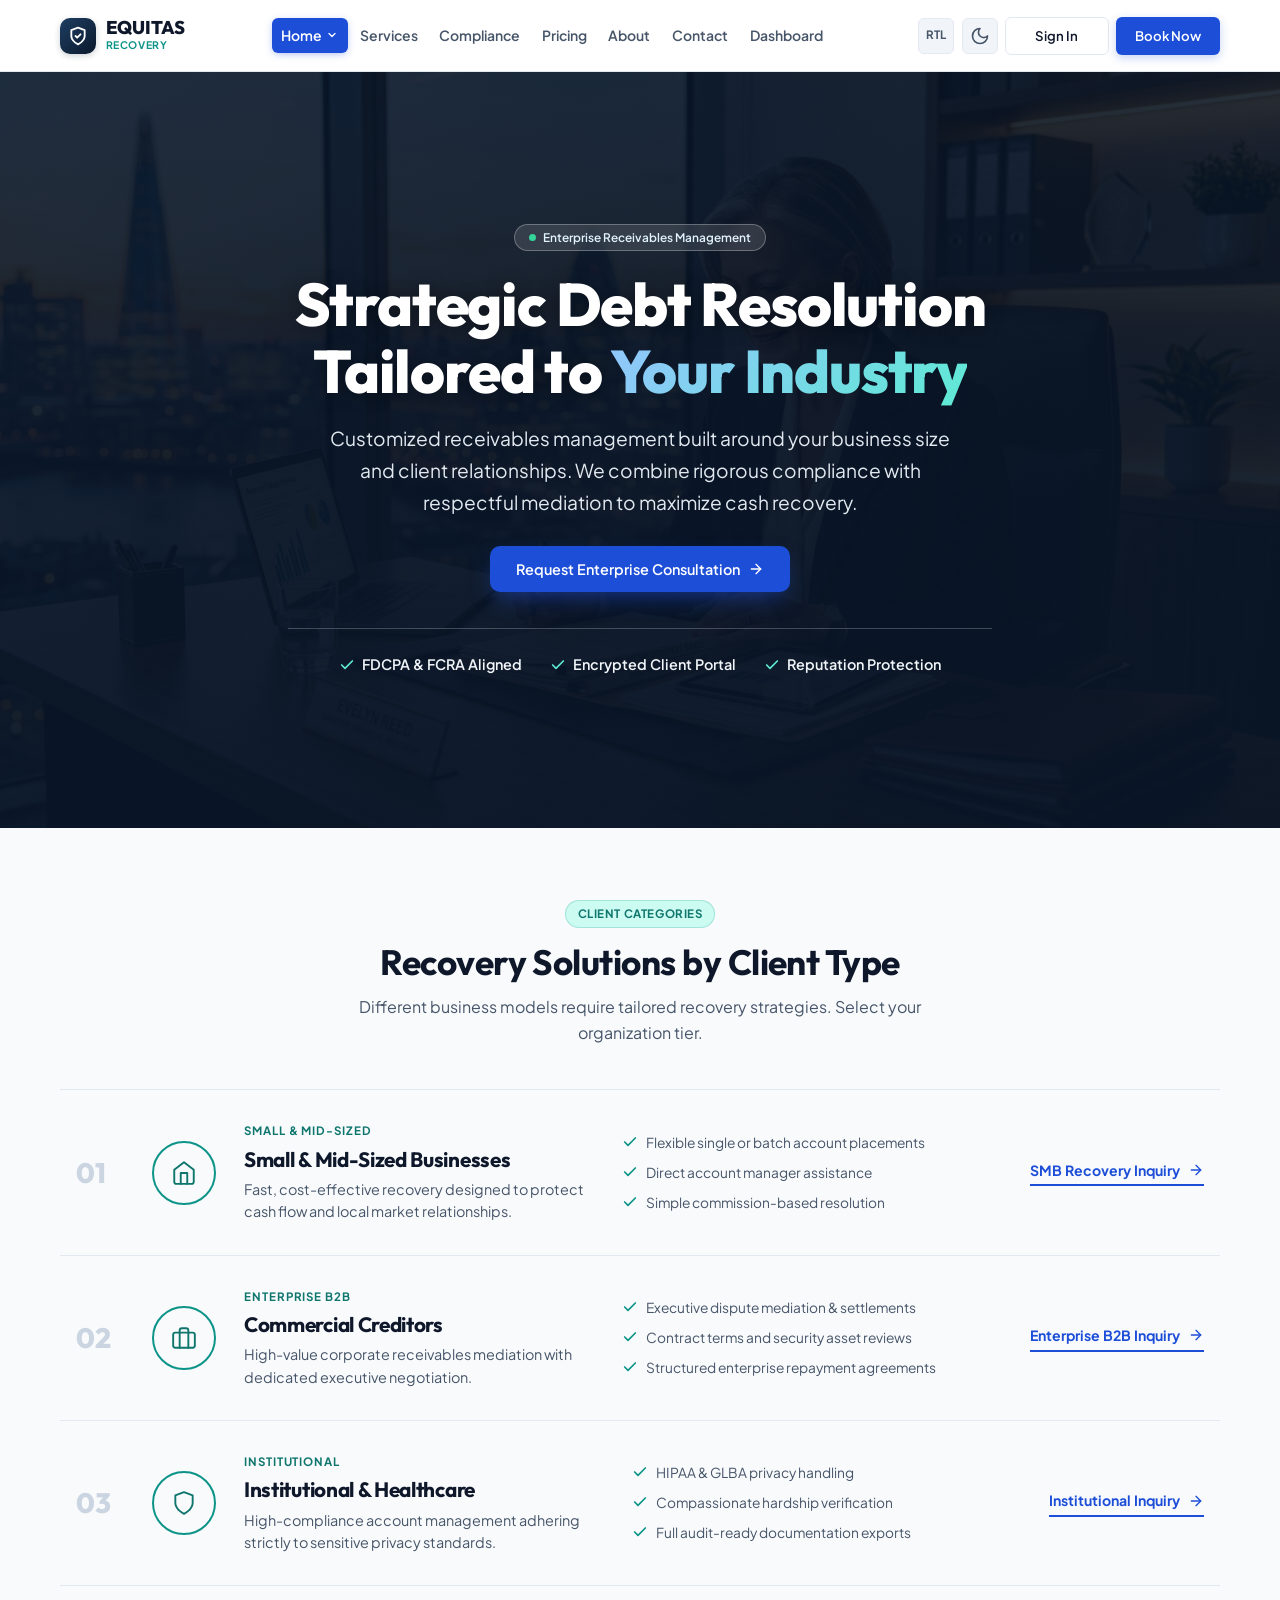
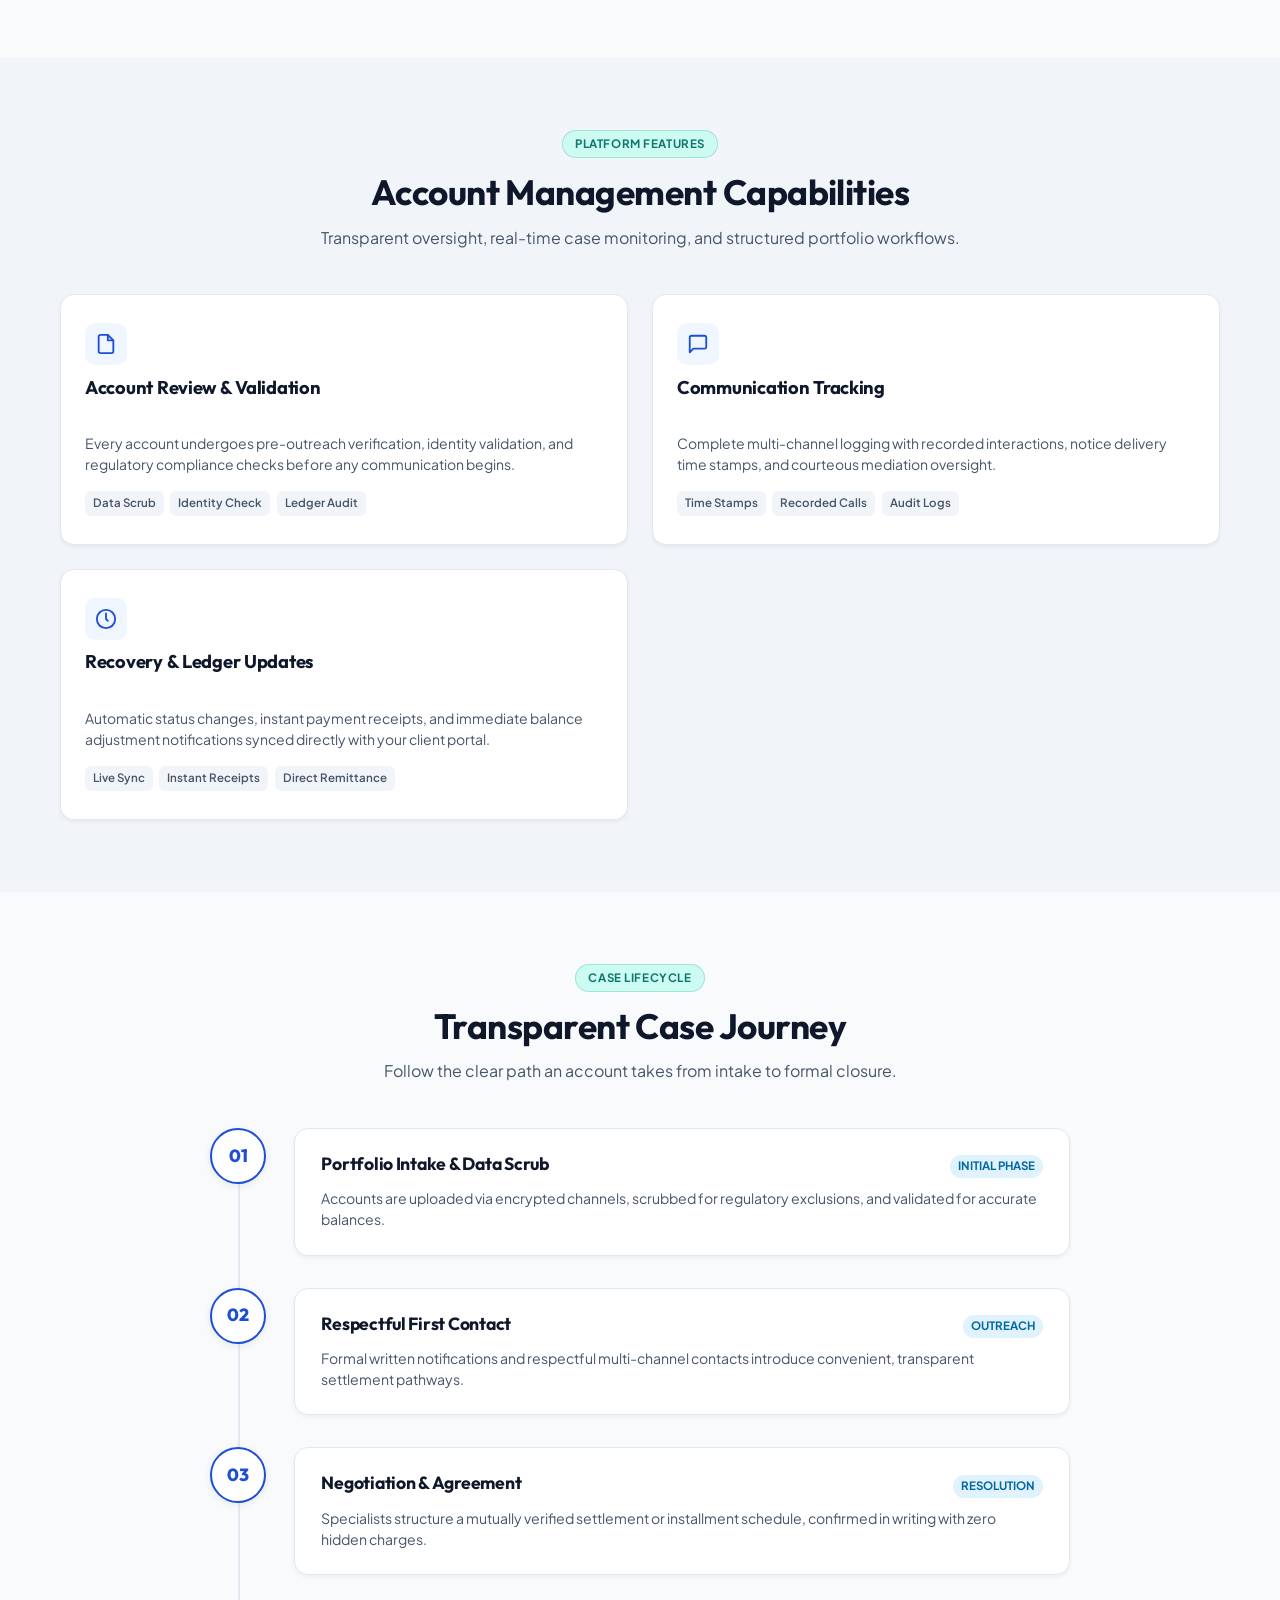
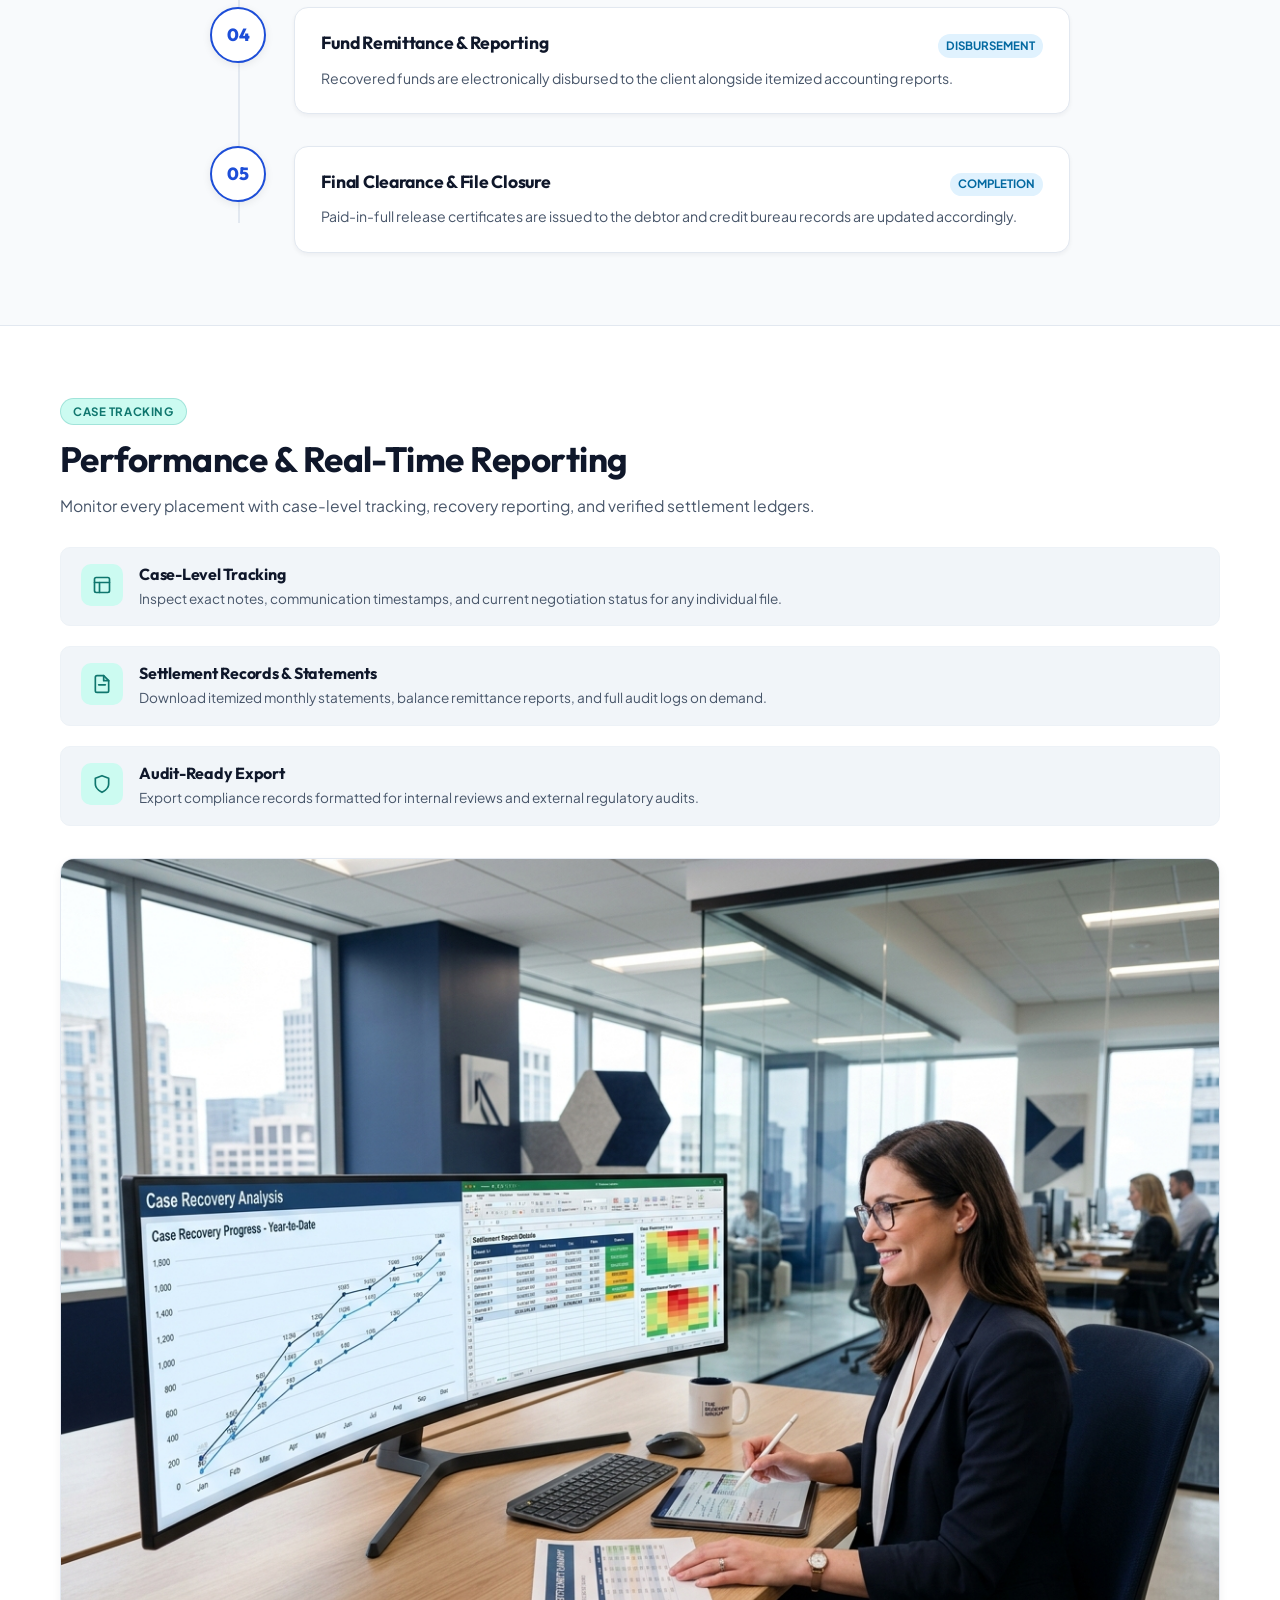
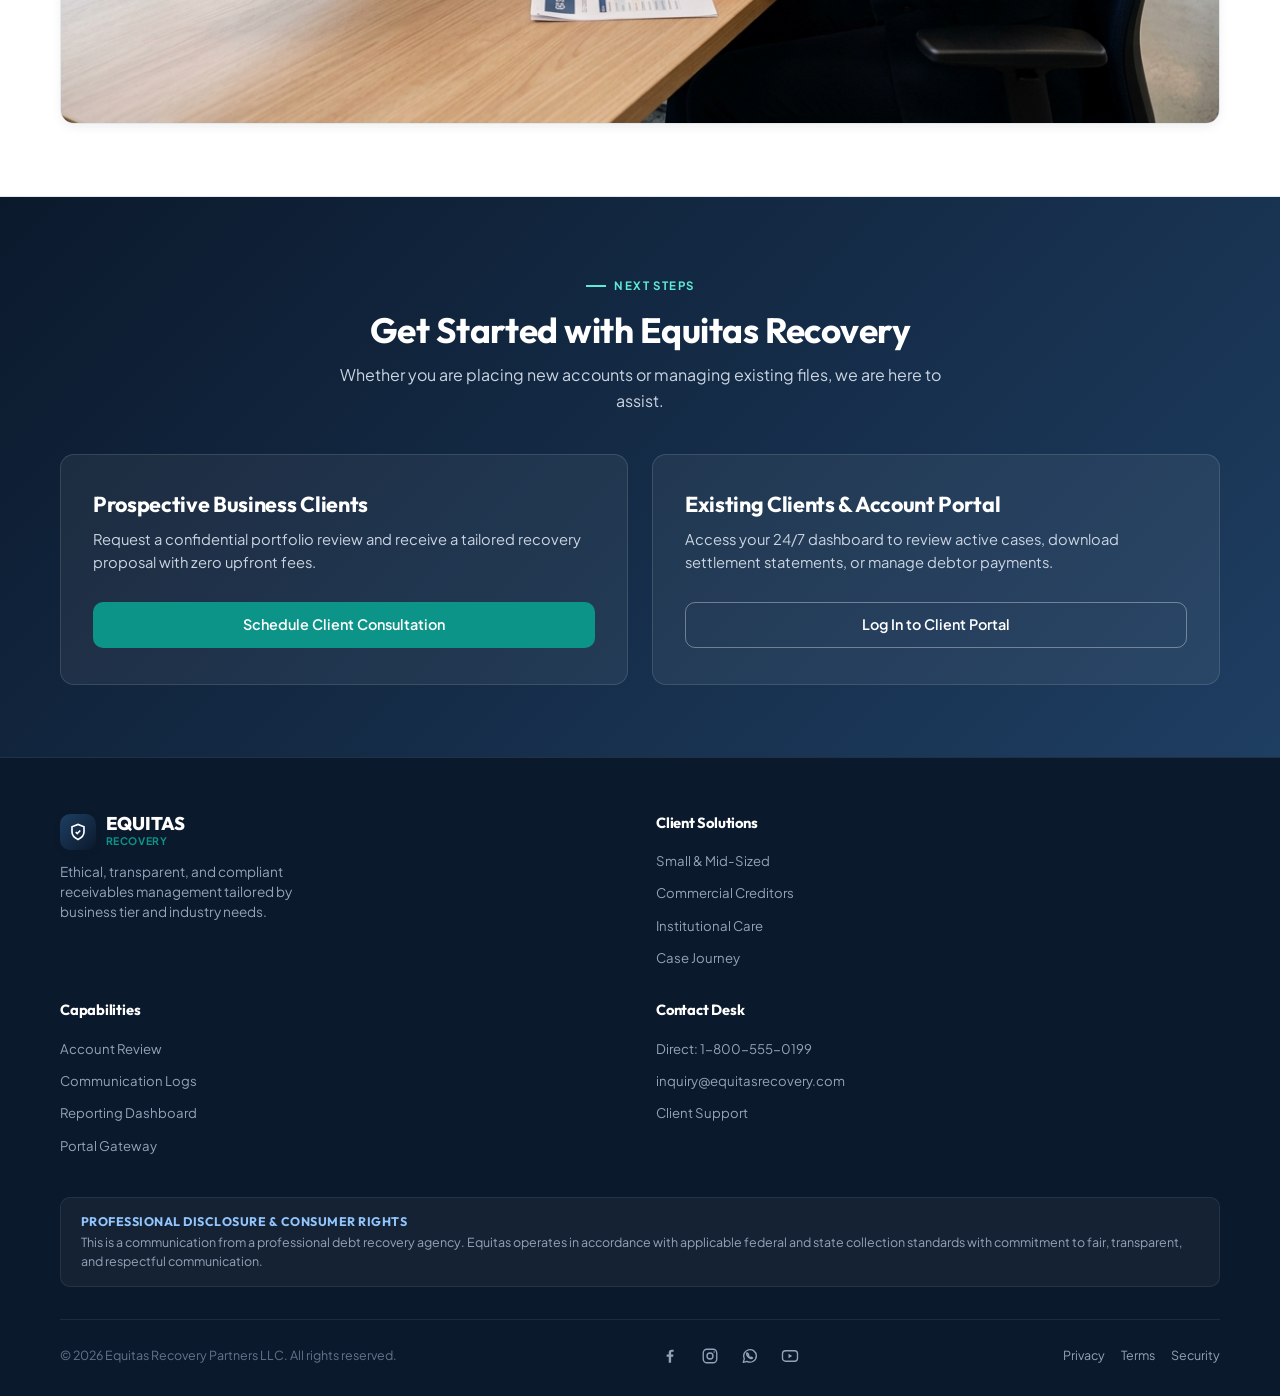
<file: home-2.html>
<!DOCTYPE html>
<html lang="en" dir="ltr" data-theme="light">
<head>
  <meta charset="UTF-8">
  <meta name="viewport" content="width=device-width, initial-scale=1.0">
  <title>Enterprise Receivables &amp; Debt Resolution | Equitas Recovery Partners</title>
  <link rel="icon" type="image/svg+xml" href="assets/images/equitas-mark.svg">
  <link rel="apple-touch-icon" href="assets/images/equitas-mark.svg">
  <meta name="description" content="Equitas Home 2 - Specialized debt recovery solutions by client type, structured account management capabilities, and case journey tracking.">
  
  <!-- Fonts -->
  <link rel="preconnect" href="https://fonts.googleapis.com">
  <link rel="preconnect" href="https://fonts.gstatic.com" crossorigin>
  <link href="https://fonts.googleapis.com/css2?family=Outfit:wght@600;700;800&family=Plus+Jakarta+Sans:wght@400;500;600;700&display=swap" rel="stylesheet">
  
  <!-- Main Stylesheet -->
  <link rel="stylesheet" href="assets/css/style.css">
</head>
<body>

  <!-- =========================================================================
       SHARED HEADER
       ========================================================================= -->
  <header class="site-header" id="mainHeader">
    <div class="container header-container">
      
      <!-- Brand Logo -->
      <a href="index.html" class="brand-logo" aria-label="Equitas Home">
        <div class="logo-symbol" aria-hidden="true">
          <svg width="20" height="20" viewBox="0 0 24 24" fill="none" stroke="currentColor" stroke-width="2.2" stroke-linecap="round" stroke-linejoin="round">
            <path d="M12 22s8-4 8-10V5l-8-3-8 3v7c0 6 8 10 8 10z"/>
            <path d="m9 12 2 2 4-4"/>
          </svg>
        </div>
        <div class="logo-text">
          <span class="logo-title">EQUITAS</span>
          <span class="logo-subtitle">Recovery</span>
        </div>
      </a>

      <!-- Desktop Nav -->
      <nav class="nav-desktop" aria-label="Main Navigation">
        <ul class="nav-links">
          <li class="nav-item">
            <a href="home-2.html" class="nav-link active" id="homeDropdownBtn" aria-haspopup="true" aria-expanded="false">
              <span>Home</span>
              <svg width="12" height="12" viewBox="0 0 24 24" fill="none" stroke="currentColor" stroke-width="2.5" stroke-linecap="round" stroke-linejoin="round">
                <path d="m6 9 6 6 6-6"/>
              </svg>
            </a>
            <div class="nav-dropdown-menu">
              <a href="index.html" class="dropdown-item">
                <span>Home 1 (Corporate)</span>
              </a>
              <a href="home-2.html" class="dropdown-item active">
                <span>Home 2 (Enterprise)</span>
                <span class="dropdown-badge">Active</span>
              </a>
            </div>
          </li>
          <li class="nav-item"><a href="services.html" class="nav-link">Services</a></li>
          <li class="nav-item"><a href="compliance.html" class="nav-link">Compliance</a></li>
          <li class="nav-item"><a href="pricing.html" class="nav-link">Pricing</a></li>
          <li class="nav-item"><a href="about.html" class="nav-link">About</a></li>
          <li class="nav-item"><a href="contact.html" class="nav-link">Contact</a></li>
          <li class="nav-item"><a href="dashboard.html" class="nav-link">Dashboard</a></li>
        </ul>
      </nav>

      <!-- Header Utilities -->
      <div class="header-actions">
        <button type="button" class="control-btn rtl-toggle-btn" aria-label="Toggle RTL/LTR" title="Toggle RTL/LTR">
          <span class="rtl-badge">RTL</span>
        </button>

        <button type="button" class="control-btn theme-toggle-btn" aria-label="Toggle theme" title="Toggle Theme">
          <svg width="18" height="18" viewBox="0 0 24 24" fill="none" stroke="currentColor" stroke-width="2" stroke-linecap="round" stroke-linejoin="round">
            <path d="M12 3a6 6 0 0 0 9 9 9 9 0 1 1-9-9Z"/>
          </svg>
        </button>

        <a href="login.html" class="btn btn-secondary btn-sm" id="clientPortalBtn">
          <span>Sign In</span>
        </a>

        <a href="contact.html#consultFormSection" class="btn btn-primary btn-sm" id="headerInquiryBtn">
          <span>Book Now</span>
        </a>

        <button type="button" class="hamburger-btn" aria-label="Open menu" aria-expanded="false" aria-controls="mobileNavDrawer">
          <span></span>
          <span></span>
          <span></span>
        </button>
      </div>

    </div>
  </header>

  <!-- Mobile Drawer -->
  <div class="mobile-nav-overlay" id="mobileNavOverlay" aria-hidden="true"></div>
  <div class="mobile-nav-drawer" id="mobileNavDrawer" role="dialog" aria-modal="true" aria-label="Mobile Menu">
    <div class="drawer-header">
      <div class="brand-logo">
        <div class="logo-symbol" aria-hidden="true">
          <svg width="18" height="18" viewBox="0 0 24 24" fill="none" stroke="currentColor" stroke-width="2.2">
            <path d="M12 22s8-4 8-10V5l-8-3-8 3v7c0 6 8 10 8 10z"/>
            <path d="m9 12 2 2 4-4"/>
          </svg>
        </div>
        <div class="logo-text">
          <span class="logo-title">EQUITAS</span>
        </div>
      </div>
      <button type="button" class="drawer-close-btn" aria-label="Close menu">
        <svg width="18" height="18" viewBox="0 0 24 24" fill="none" stroke="currentColor" stroke-width="2.5" stroke-linecap="round" stroke-linejoin="round">
          <line x1="18" y1="6" x2="6" y2="18"/>
          <line x1="6" y1="6" x2="18" y2="18"/>
        </svg>
      </button>
    </div>

    <div class="drawer-links">
      <div class="drawer-home-group">
        <button type="button" class="drawer-link drawer-home-toggle" aria-controls="drawerHomeMenu" aria-expanded="false">
          <span>Home</span>
          <svg viewBox="0 0 24 24" fill="none" stroke="currentColor" stroke-width="2" aria-hidden="true"><path d="m7 10 5 5 5-5"/></svg>
        </button>
        <div class="drawer-home-menu" id="drawerHomeMenu" hidden>
          <a href="index.html" class="drawer-link" data-home-page="index.html">Home 1 (Corporate)</a>
          <a href="home-2.html" class="drawer-link" data-home-page="home-2.html">Home 2 (Enterprise)</a>
        </div>
      </div>
      <a href="services.html" class="drawer-link">Services</a>
      <a href="compliance.html" class="drawer-link">Compliance &amp; Licensing</a>
      <a href="pricing.html" class="drawer-link">Pricing &amp; Plans</a>
      <a href="about.html" class="drawer-link">About Us</a>
      <a href="contact.html" class="drawer-link">Contact</a>
      <a href="dashboard.html" class="drawer-link">Dashboard</a>
    </div>

    <div class="drawer-actions">
      <div class="drawer-controls-row">
        <button type="button" class="control-btn theme-toggle-btn" aria-label="Toggle theme in drawer" style="width: 48%; height: 38px;">
          <span>Theme</span>
        </button>
        <button type="button" class="control-btn rtl-toggle-btn" aria-label="Toggle RTL in drawer" style="width: 48%; height: 38px;">
          <span>RTL</span>
        </button>
      </div>
      <a href="login.html" class="btn btn-secondary btn-block">Sign In</a>
      <a href="contact.html#consultFormSection" class="btn btn-primary btn-block">Book Now</a>
    </div>
  </div>

  <main id="mainContent">

    <!-- =========================================================================
         SECTION 1: HERO (full-bleed background image, centered content)
         ========================================================================= -->
    <section class="hero-v2" id="hero2" aria-labelledby="hero2Headline">
      <img class="hero-v2-bg" src="assets/images/home2-hero.jpg" alt="" width="1376" height="768" fetchpriority="high" decoding="async">

      <div class="container">
        <div class="hero-grid">

          <div class="hero-content">
            <div class="hero-badge">
              <span class="pulse-dot" aria-hidden="true"></span>
              <span>Enterprise Receivables Management</span>
            </div>

            <h1 class="hero-title" id="hero2Headline">
              Strategic Debt Resolution Tailored to <span class="highlight-text">Your Industry</span>
            </h1>

            <p class="hero-description">
              Customized receivables management built around your business size and client relationships. We combine rigorous compliance with respectful mediation to maximize cash recovery.
            </p>

            <div class="hero-cta-group">
              <a href="#contact" class="btn btn-primary">
                <span>Request Enterprise Consultation</span>
                <svg width="16" height="16" viewBox="0 0 24 24" fill="none" stroke="currentColor" stroke-width="2" stroke-linecap="round" stroke-linejoin="round" aria-hidden="true">
                  <line x1="5" y1="12" x2="19" y2="12"/>
                  <polyline points="12 5 19 12 12 19"/>
                </svg>
              </a>
            </div>

            <div class="hero-v2-features">
              <div class="hero-v2-feature-item"><svg width="16" height="16" viewBox="0 0 24 24" fill="none" stroke="currentColor" stroke-width="2.5" stroke-linecap="round" stroke-linejoin="round" aria-hidden="true"><polyline points="20 6 9 17 4 12"/></svg><span>FDCPA &amp; FCRA Aligned</span></div>
              <div class="hero-v2-feature-item"><svg width="16" height="16" viewBox="0 0 24 24" fill="none" stroke="currentColor" stroke-width="2.5" stroke-linecap="round" stroke-linejoin="round" aria-hidden="true"><polyline points="20 6 9 17 4 12"/></svg><span>Encrypted Client Portal</span></div>
              <div class="hero-v2-feature-item"><svg width="16" height="16" viewBox="0 0 24 24" fill="none" stroke="currentColor" stroke-width="2.5" stroke-linecap="round" stroke-linejoin="round" aria-hidden="true"><polyline points="20 6 9 17 4 12"/></svg><span>Reputation Protection</span></div>
            </div>
          </div>

        </div>
      </div>
    </section>

    <!-- =========================================================================
         SECTION 2: RECOVERY SOLUTIONS BY CLIENT TYPE
         ========================================================================= -->
    <section class="section-wrapper" id="solutions" aria-labelledby="solutionsHeadline">
      <div class="container">
        
        <div class="section-header">
          <span class="section-tag">Client Categories</span>
          <h2 id="solutionsHeadline">Recovery Solutions by Client Type</h2>
          <p>Different business models require tailored recovery strategies. Select your organization tier.</p>
        </div>

        <div class="tier-list">

          <article class="tier-row">
            <span class="tier-index" aria-hidden="true">01</span>
            <div class="tier-icon" aria-hidden="true">
              <svg width="26" height="26" viewBox="0 0 24 24" fill="none" stroke="currentColor" stroke-width="1.75" stroke-linecap="round" stroke-linejoin="round"><path d="M3 9l9-7 9 7v11a2 2 0 0 1-2 2H5a2 2 0 0 1-2-2z"/><polyline points="9 22 9 12 15 12 15 22"/></svg>
            </div>
            <div class="tier-main">
              <span class="tier-label">Small &amp; Mid-Sized</span>
              <h3>Small &amp; Mid-Sized Businesses</h3>
              <p>Fast, cost-effective recovery designed to protect cash flow and local market relationships.</p>
            </div>
            <ul class="tier-points">
                <li><svg width="16" height="16" viewBox="0 0 24 24" fill="none" stroke="currentColor" stroke-width="2.5" stroke-linecap="round" stroke-linejoin="round" aria-hidden="true"><polyline points="20 6 9 17 4 12"/></svg><span>Flexible single or batch account placements</span></li>
                <li><svg width="16" height="16" viewBox="0 0 24 24" fill="none" stroke="currentColor" stroke-width="2.5" stroke-linecap="round" stroke-linejoin="round" aria-hidden="true"><polyline points="20 6 9 17 4 12"/></svg><span>Direct account manager assistance</span></li>
                <li><svg width="16" height="16" viewBox="0 0 24 24" fill="none" stroke="currentColor" stroke-width="2.5" stroke-linecap="round" stroke-linejoin="round" aria-hidden="true"><polyline points="20 6 9 17 4 12"/></svg><span>Simple commission-based resolution</span></li>
            </ul>
            <a href="#contact" class="tier-link">
              <span>SMB Recovery Inquiry</span>
              <svg width="16" height="16" viewBox="0 0 24 24" fill="none" stroke="currentColor" stroke-width="2" stroke-linecap="round" stroke-linejoin="round" aria-hidden="true"><line x1="5" y1="12" x2="19" y2="12"/><polyline points="12 5 19 12 12 19"/></svg>
            </a>
          </article>

          <article class="tier-row">
            <span class="tier-index" aria-hidden="true">02</span>
            <div class="tier-icon" aria-hidden="true">
              <svg width="26" height="26" viewBox="0 0 24 24" fill="none" stroke="currentColor" stroke-width="1.75" stroke-linecap="round" stroke-linejoin="round"><rect width="20" height="14" x="2" y="7" rx="2" ry="2"/><path d="M16 21V5a2 2 0 0 0-2-2h-4a2 2 0 0 0-2 2v16"/></svg>
            </div>
            <div class="tier-main">
              <span class="tier-label">Enterprise B2B</span>
              <h3>Commercial Creditors</h3>
              <p>High-value corporate receivables mediation with dedicated executive negotiation.</p>
            </div>
            <ul class="tier-points">
                <li><svg width="16" height="16" viewBox="0 0 24 24" fill="none" stroke="currentColor" stroke-width="2.5" stroke-linecap="round" stroke-linejoin="round" aria-hidden="true"><polyline points="20 6 9 17 4 12"/></svg><span>Executive dispute mediation &amp; settlements</span></li>
                <li><svg width="16" height="16" viewBox="0 0 24 24" fill="none" stroke="currentColor" stroke-width="2.5" stroke-linecap="round" stroke-linejoin="round" aria-hidden="true"><polyline points="20 6 9 17 4 12"/></svg><span>Contract terms and security asset reviews</span></li>
                <li><svg width="16" height="16" viewBox="0 0 24 24" fill="none" stroke="currentColor" stroke-width="2.5" stroke-linecap="round" stroke-linejoin="round" aria-hidden="true"><polyline points="20 6 9 17 4 12"/></svg><span>Structured enterprise repayment agreements</span></li>
            </ul>
            <a href="#contact" class="tier-link">
              <span>Enterprise B2B Inquiry</span>
              <svg width="16" height="16" viewBox="0 0 24 24" fill="none" stroke="currentColor" stroke-width="2" stroke-linecap="round" stroke-linejoin="round" aria-hidden="true"><line x1="5" y1="12" x2="19" y2="12"/><polyline points="12 5 19 12 12 19"/></svg>
            </a>
          </article>

          <article class="tier-row">
            <span class="tier-index" aria-hidden="true">03</span>
            <div class="tier-icon" aria-hidden="true">
              <svg width="26" height="26" viewBox="0 0 24 24" fill="none" stroke="currentColor" stroke-width="1.75" stroke-linecap="round" stroke-linejoin="round"><path d="M12 22s8-4 8-10V5l-8-3-8 3v7c0 6 8 10 8 10z"/></svg>
            </div>
            <div class="tier-main">
              <span class="tier-label">Institutional</span>
              <h3>Institutional &amp; Healthcare</h3>
              <p>High-compliance account management adhering strictly to sensitive privacy standards.</p>
            </div>
            <ul class="tier-points">
                <li><svg width="16" height="16" viewBox="0 0 24 24" fill="none" stroke="currentColor" stroke-width="2.5" stroke-linecap="round" stroke-linejoin="round" aria-hidden="true"><polyline points="20 6 9 17 4 12"/></svg><span>HIPAA &amp; GLBA privacy handling</span></li>
                <li><svg width="16" height="16" viewBox="0 0 24 24" fill="none" stroke="currentColor" stroke-width="2.5" stroke-linecap="round" stroke-linejoin="round" aria-hidden="true"><polyline points="20 6 9 17 4 12"/></svg><span>Compassionate hardship verification</span></li>
                <li><svg width="16" height="16" viewBox="0 0 24 24" fill="none" stroke="currentColor" stroke-width="2.5" stroke-linecap="round" stroke-linejoin="round" aria-hidden="true"><polyline points="20 6 9 17 4 12"/></svg><span>Full audit-ready documentation exports</span></li>
            </ul>
            <a href="#contact" class="tier-link">
              <span>Institutional Inquiry</span>
              <svg width="16" height="16" viewBox="0 0 24 24" fill="none" stroke="currentColor" stroke-width="2" stroke-linecap="round" stroke-linejoin="round" aria-hidden="true"><line x1="5" y1="12" x2="19" y2="12"/><polyline points="12 5 19 12 12 19"/></svg>
            </a>
          </article>

        </div>
      </div>
    </section>

    <!-- =========================================================================
         SECTION 3: ACCOUNT MANAGEMENT CAPABILITIES
         ========================================================================= -->
    <section class="section-wrapper" id="capabilities" style="background-color: var(--bg-subtle);" aria-labelledby="capabilitiesHeadline">
      <div class="container">
        
        <div class="section-header">
          <span class="section-tag">Platform Features</span>
          <h2 id="capabilitiesHeadline">Account Management Capabilities</h2>
          <p>Transparent oversight, real-time case monitoring, and structured portfolio workflows.</p>
        </div>

        <div class="capabilities-grid">
          
          <div class="capability-block">
            <div class="capability-icon-wrap">
              <div class="icon-box" aria-hidden="true">
                <svg width="22" height="22" viewBox="0 0 24 24" fill="none" stroke="currentColor" stroke-width="2" stroke-linecap="round" stroke-linejoin="round">
                  <path d="M14 2H6a2 2 0 0 0-2 2v16a2 2 0 0 0 2 2h12a2 2 0 0 0 2-2V8z"/>
                  <polyline points="14 2 14 8 20 8"/>
                </svg>
              </div>
            </div>
            <h3>Account Review &amp; Validation</h3>
            <p>Every account undergoes pre-outreach verification, identity validation, and regulatory compliance checks before any communication begins.</p>
            <div class="capability-tag-list">
              <span class="cap-tag">Data Scrub</span>
              <span class="cap-tag">Identity Check</span>
              <span class="cap-tag">Ledger Audit</span>
            </div>
          </div>

          <div class="capability-block">
            <div class="capability-icon-wrap">
              <div class="icon-box" aria-hidden="true">
                <svg width="22" height="22" viewBox="0 0 24 24" fill="none" stroke="currentColor" stroke-width="2" stroke-linecap="round" stroke-linejoin="round">
                  <path d="M21 15a2 2 0 0 1-2 2H7l-4 4V5a2 2 0 0 1 2-2h14a2 2 0 0 1 2 2z"/>
                </svg>
              </div>
            </div>
            <h3>Communication Tracking</h3>
            <p>Complete multi-channel logging with recorded interactions, notice delivery time stamps, and courteous mediation oversight.</p>
            <div class="capability-tag-list">
              <span class="cap-tag">Time Stamps</span>
              <span class="cap-tag">Recorded Calls</span>
              <span class="cap-tag">Audit Logs</span>
            </div>
          </div>

          <div class="capability-block">
            <div class="capability-icon-wrap">
              <div class="icon-box" aria-hidden="true">
                <svg width="22" height="22" viewBox="0 0 24 24" fill="none" stroke="currentColor" stroke-width="2" stroke-linecap="round" stroke-linejoin="round">
                  <circle cx="12" cy="12" r="10"/>
                  <polyline points="12 6 12 12 14 14"/>
                </svg>
              </div>
            </div>
            <h3>Recovery &amp; Ledger Updates</h3>
            <p>Automatic status changes, instant payment receipts, and immediate balance adjustment notifications synced directly with your client portal.</p>
            <div class="capability-tag-list">
              <span class="cap-tag">Live Sync</span>
              <span class="cap-tag">Instant Receipts</span>
              <span class="cap-tag">Direct Remittance</span>
            </div>
          </div>

        </div>
      </div>
    </section>

    <!-- =========================================================================
         SECTION 4: TRANSPARENT CASE JOURNEY (Timeline)
         ========================================================================= -->
    <section class="section-wrapper" id="journey" aria-labelledby="journeyHeadline">
      <div class="container">
        
        <div class="section-header">
          <span class="section-tag">Case Lifecycle</span>
          <h2 id="journeyHeadline">Transparent Case Journey</h2>
          <p>Follow the clear path an account takes from intake to formal closure.</p>
        </div>

        <div class="journey-timeline-wrapper">
          
          <!-- Node 1 -->
          <div class="journey-step-item">
            <div class="journey-node">01</div>
            <div class="journey-card">
              <div class="journey-card-header">
                <h3>Portfolio Intake &amp; Data Scrub</h3>
                <span class="journey-status-tag">Initial Phase</span>
              </div>
              <p>Accounts are uploaded via encrypted channels, scrubbed for regulatory exclusions, and validated for accurate balances.</p>
            </div>
          </div>

          <!-- Node 2 -->
          <div class="journey-step-item">
            <div class="journey-node">02</div>
            <div class="journey-card">
              <div class="journey-card-header">
                <h3>Respectful First Contact</h3>
                <span class="journey-status-tag">Outreach</span>
              </div>
              <p>Formal written notifications and respectful multi-channel contacts introduce convenient, transparent settlement pathways.</p>
            </div>
          </div>

          <!-- Node 3 -->
          <div class="journey-step-item">
            <div class="journey-node">03</div>
            <div class="journey-card">
              <div class="journey-card-header">
                <h3>Negotiation &amp; Agreement</h3>
                <span class="journey-status-tag">Resolution</span>
              </div>
              <p>Specialists structure a mutually verified settlement or installment schedule, confirmed in writing with zero hidden charges.</p>
            </div>
          </div>

          <!-- Node 4 -->
          <div class="journey-step-item">
            <div class="journey-node">04</div>
            <div class="journey-card">
              <div class="journey-card-header">
                <h3>Fund Remittance &amp; Reporting</h3>
                <span class="journey-status-tag">Disbursement</span>
              </div>
              <p>Recovered funds are electronically disbursed to the client alongside itemized accounting reports.</p>
            </div>
          </div>

          <!-- Node 5 -->
          <div class="journey-step-item">
            <div class="journey-node">05</div>
            <div class="journey-card">
              <div class="journey-card-header">
                <h3>Final Clearance &amp; File Closure</h3>
                <span class="journey-status-tag">Completion</span>
              </div>
              <p>Paid-in-full release certificates are issued to the debtor and credit bureau records are updated accordingly.</p>
            </div>
          </div>

        </div>
      </div>
    </section>

    <!-- =========================================================================
         SECTION 5: PERFORMANCE AND REPORTING
         ========================================================================= -->
    <section class="section-wrapper reporting-section" id="reporting" aria-labelledby="reportingHeadline">
      <div class="container">
        <div class="reporting-grid">
          
          <!-- Left Column -->
          <div class="reporting-content">
            <span class="section-tag">Case Tracking</span>
            <h2 id="reportingHeadline">Performance &amp; Real-Time Reporting</h2>
            <p class="reporting-lead">
              Monitor every placement with case-level tracking, recovery reporting, and verified settlement ledgers.
            </p>

            <div class="reporting-features-list">
              
              <div class="reporting-feature-card">
                <div class="icon-box icon-box-teal" aria-hidden="true">
                  <svg width="20" height="20" viewBox="0 0 24 24" fill="none" stroke="currentColor" stroke-width="2" stroke-linecap="round" stroke-linejoin="round">
                    <rect width="18" height="18" x="3" y="3" rx="2"/>
                    <path d="M3 9h18"/>
                    <path d="M9 21V9"/>
                  </svg>
                </div>
                <div>
                  <h3>Case-Level Tracking</h3>
                  <p>Inspect exact notes, communication timestamps, and current negotiation status for any individual file.</p>
                </div>
              </div>

              <div class="reporting-feature-card">
                <div class="icon-box icon-box-teal" aria-hidden="true">
                  <svg width="20" height="20" viewBox="0 0 24 24" fill="none" stroke="currentColor" stroke-width="2" stroke-linecap="round" stroke-linejoin="round">
                    <path d="M14 2H6a2 2 0 0 0-2 2v16a2 2 0 0 0 2 2h12a2 2 0 0 0 2-2V8z"/>
                    <polyline points="14 2 14 8 20 8"/>
                    <line x1="16" y1="13" x2="8" y2="13"/>
                  </svg>
                </div>
                <div>
                  <h3>Settlement Records &amp; Statements</h3>
                  <p>Download itemized monthly statements, balance remittance reports, and full audit logs on demand.</p>
                </div>
              </div>

              <div class="reporting-feature-card">
                <div class="icon-box icon-box-teal" aria-hidden="true">
                  <svg width="20" height="20" viewBox="0 0 24 24" fill="none" stroke="currentColor" stroke-width="2" stroke-linecap="round" stroke-linejoin="round">
                    <path d="M12 22s8-4 8-10V5l-8-3-8 3v7c0 6 8 10 8 10z"/>
                  </svg>
                </div>
                <div>
                  <h3>Audit-Ready Export</h3>
                  <p>Export compliance records formatted for internal reviews and external regulatory audits.</p>
                </div>
              </div>

            </div>
          </div>

          <!-- Right Column -->
          <div class="reporting-media">
            <div class="reporting-media-frame">
              <img src="assets/images/home2-reporting.jpg" alt="Financial operations specialist analyzing case recovery charts and settlement reports." width="1280" height="960" loading="lazy">
            </div>
          </div>

        </div>
      </div>
    </section>

    <!-- =========================================================================
         SECTION 6: FINAL CTA (Dual Action Gateway)
         ========================================================================= -->
    <section class="section-wrapper cta-section" id="contact" aria-labelledby="cta2Headline">
      <div class="container">
        
        <div class="section-header" style="margin-bottom: 2.5rem;">
          <span class="cta-eyebrow">Next Steps</span>
          <h2 id="cta2Headline" style="color: #ffffff;">Get Started with Equitas Recovery</h2>
          <p style="color: #cbd5e1;">Whether you are placing new accounts or managing existing files, we are here to assist.</p>
        </div>

        <div class="cta-v2-grid">
          
          <!-- Path A: New Client Consultation -->
          <div class="cta-path-card">
            <h3>Prospective Business Clients</h3>
            <p>Request a confidential portfolio review and receive a tailored recovery proposal with zero upfront fees.</p>
            <div class="cta-path-action">
              <a href="index.html#contact" class="btn btn-teal btn-block">Schedule Client Consultation</a>
            </div>
          </div>

          <!-- Path B: Existing Portal & Debtors -->
          <div class="cta-path-card">
            <h3>Existing Clients &amp; Account Portal</h3>
            <p>Access your 24/7 dashboard to review active cases, download settlement statements, or manage debtor payments.</p>
            <div class="cta-path-action">
              <a href="dashboard.html" class="btn btn-outline-white btn-block">Log In to Client Portal</a>
            </div>
          </div>

        </div>
      </div>
    </section>

  </main>

  <!-- =========================================================================
       SHARED FOOTER
       ========================================================================= -->
  <footer class="site-footer">
    <div class="container">
      
      <div class="footer-main-grid">
        <div class="footer-brand-col">
          <a href="index.html" class="brand-logo" aria-label="Equitas Recovery homepage">
            <div class="logo-symbol" aria-hidden="true">
              <svg width="18" height="18" viewBox="0 0 24 24" fill="none" stroke="currentColor" stroke-width="2.2">
                <path d="M12 22s8-4 8-10V5l-8-3-8 3v7c0 6 8 10 8 10z"/>
                <path d="m9 12 2 2 4-4"/>
              </svg>
            </div>
            <div class="logo-text">
              <span class="logo-title">EQUITAS</span>
              <span class="logo-subtitle">Recovery</span>
            </div>
          </a>
          <p>
            Ethical, transparent, and compliant receivables management tailored by business tier and industry needs.
          </p>
        </div>

        <div class="footer-col">
          <h4>Client Solutions</h4>
          <ul class="footer-links">
            <li><a href="#solutions">Small &amp; Mid-Sized</a></li>
            <li><a href="#solutions">Commercial Creditors</a></li>
            <li><a href="#solutions">Institutional Care</a></li>
            <li><a href="#journey">Case Journey</a></li>
          </ul>
        </div>

        <div class="footer-col">
          <h4>Capabilities</h4>
          <ul class="footer-links">
            <li><a href="#capabilities">Account Review</a></li>
            <li><a href="#capabilities">Communication Logs</a></li>
            <li><a href="#reporting">Reporting Dashboard</a></li>
            <li><a href="dashboard.html">Portal Gateway</a></li>
          </ul>
        </div>

        <div class="footer-col">
          <h4>Contact Desk</h4>
          <ul class="footer-links">
            <li><a href="#contact">Direct: 1-800-555-0199</a></li>
            <li><a href="#contact">inquiry@equitasrecovery.com</a></li>
            <li><a href="#contact">Client Support</a></li>
          </ul>
        </div>
      </div>

      <div class="footer-compliance-banner">
        <h5>Professional Disclosure &amp; Consumer Rights</h5>
        <p>
          This is a communication from a professional debt recovery agency. Equitas operates in accordance with applicable federal and state collection standards with commitment to fair, transparent, and respectful communication.
        </p>
      </div>

      <div class="footer-bottom-bar">
        <p>&copy; 2026 Equitas Recovery Partners LLC. All rights reserved.</p>
        <div class="footer-social-links" aria-label="Social media">
          <a href="https://www.facebook.com/" target="_blank" rel="noopener noreferrer" aria-label="Facebook"><svg viewBox="0 0 24 24" aria-hidden="true"><path d="M13.5 21v-8h2.7l.4-3.1h-3.1v-2c0-.9.3-1.5 1.6-1.5h1.7V3.6c-.3 0-1.3-.1-2.4-.1-2.4 0-4.1 1.5-4.1 4.2v2.3H7.5V13h2.8v8h3.2z"/></svg></a>
          <a href="https://www.instagram.com/" target="_blank" rel="noopener noreferrer" aria-label="Instagram"><svg viewBox="0 0 24 24" aria-hidden="true"><rect x="3" y="3" width="18" height="18" rx="5"/><circle cx="12" cy="12" r="4"/><circle cx="17.5" cy="6.5" r="1" class="social-icon-fill"/></svg></a>
          <a href="https://www.whatsapp.com/" target="_blank" rel="noopener noreferrer" aria-label="WhatsApp"><svg viewBox="0 0 24 24" aria-hidden="true"><path d="M20.5 11.7a8.5 8.5 0 0 1-12.6 7.4L3 20.5l1.4-4.7a8.5 8.5 0 1 1 16.1-4.1z"/><path d="M8.2 7.8c-.4.4-.7.9-.7 1.6 0 2 2.7 4.9 4.8 5.8.8.4 1.5.4 2.1.1l1-.8-2-1-.8.8c-1.1-.5-2.4-1.8-2.9-2.9l.7-.8-1-2-1.2.2z"/></svg></a>
          <a href="https://www.youtube.com/" target="_blank" rel="noopener noreferrer" aria-label="YouTube"><svg viewBox="0 0 24 24" aria-hidden="true"><rect x="2" y="5" width="20" height="14" rx="4"/><path d="m10 9 5 3-5 3z" class="social-icon-fill"/></svg></a>
        </div>
        <div class="footer-legal-links">
          <a href="#privacy">Privacy</a>
          <a href="#terms">Terms</a>
          <a href="#security">Security</a>
        </div>
      </div>

    </div>
  </footer>

  <!-- Back To Top -->
  <button type="button" class="back-to-top-btn" id="backToTopBtn" aria-label="Back to top" title="Back to top">
    <svg width="18" height="18" viewBox="0 0 24 24" fill="none" stroke="currentColor" stroke-width="2.5" stroke-linecap="round" stroke-linejoin="round" aria-hidden="true">
      <path d="m18 15-6-6-6 6"/>
    </svg>
  </button>

  <script src="assets/js/main.js"></script>
</body>
</html>
</file>
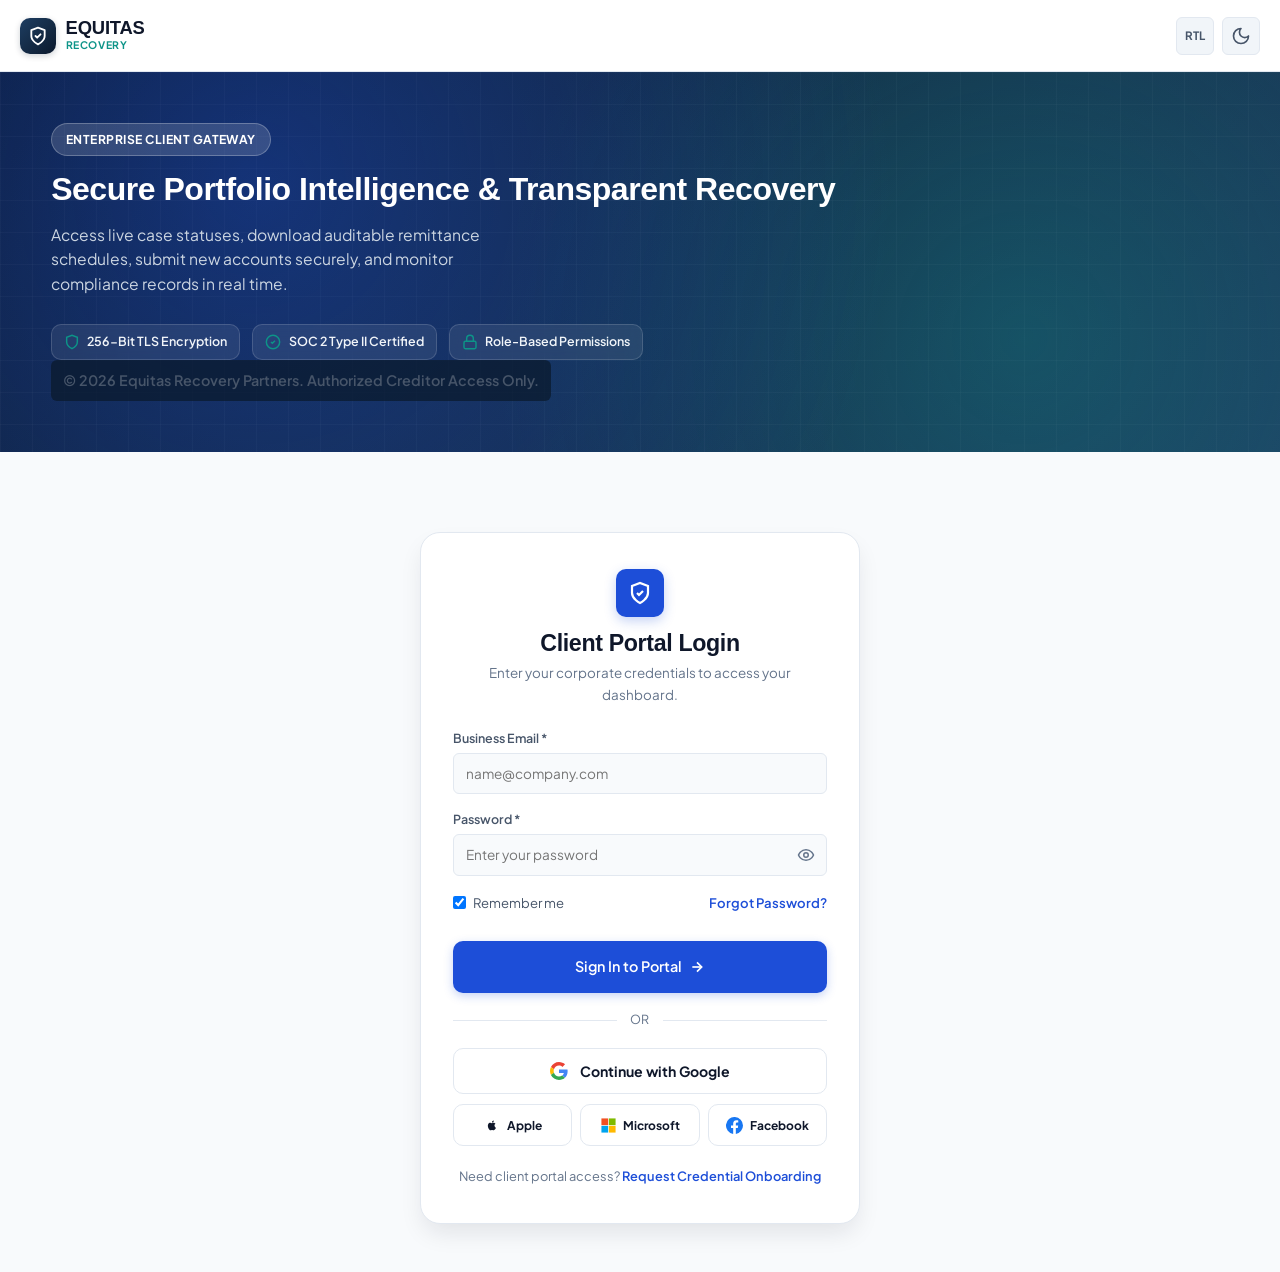
<file: login.html>
<!DOCTYPE html>
<html lang="en" dir="ltr" data-theme="light">
<head>
  <meta charset="UTF-8">
  <meta name="viewport" content="width=device-width, initial-scale=1.0">
  <title>Client Portal Login | Equitas Recovery Partners</title>
  <link rel="icon" type="image/svg+xml" href="assets/images/equitas-mark.svg">
  <link rel="apple-touch-icon" href="assets/images/equitas-mark.svg">
  <meta name="description" content="Secure client portal login for Equitas Recovery Partners creditors. Review account placements, recovery performance, and settlement remittance records.">
  <link rel="preconnect" href="https://fonts.googleapis.com">
  <link rel="preconnect" href="https://fonts.gstatic.com" crossorigin>
  <link href="https://fonts.googleapis.com/css2?family=Plus+Jakarta+Sans:wght@400;500;600;700;800&display=swap" rel="stylesheet">
  <link rel="stylesheet" href="assets/css/style.css">
</head>
<body class="login-body">

  <!-- Top Utility Header for Login -->
  <header class="login-topbar">
    <a href="index.html" class="brand-logo" aria-label="Equitas Recovery Home">
      <div class="logo-symbol" aria-hidden="true">
        <svg width="20" height="20" viewBox="0 0 24 24" fill="none" stroke="currentColor" stroke-width="2.2" stroke-linecap="round" stroke-linejoin="round">
          <path d="M12 22s8-4 8-10V5l-8-3-8 3v7c0 6 8 10 8 10z"/>
          <path d="m9 12 2 2 4-4"/>
        </svg>
      </div>
      <div class="logo-text">
        <span class="logo-title">EQUITAS</span>
        <span class="logo-subtitle">Recovery</span>
      </div>
    </a>

    <div class="header-actions">
      <button type="button" class="control-btn rtl-toggle-btn" aria-label="Toggle RTL/LTR" title="Toggle RTL/LTR">
        <span class="rtl-badge">RTL</span>
      </button>

      <button type="button" class="control-btn theme-toggle-btn" aria-label="Toggle theme" title="Toggle Theme">
        <svg width="18" height="18" viewBox="0 0 24 24" fill="none" stroke="currentColor" stroke-width="2" stroke-linecap="round" stroke-linejoin="round">
          <path d="M12 3a6 6 0 0 0 9 9 9 9 0 1 1-9-9Z"/>
        </svg>
      </button>

    </div>
  </header>

  <!-- Split-Screen Login Layout -->
  <main class="login-split-layout">
    
    <!-- Left Visual Panel -->
    <section class="login-visual-panel" aria-label="Portal Benefits Overview">
      <div class="login-visual-bg-pattern" aria-hidden="true"></div>
      
      <div class="login-visual-header">
        <div class="badge badge-accent" style="background-color: rgba(255, 255, 255, 0.15); color: #ffffff; border-color: rgba(255, 255, 255, 0.25);">
          Enterprise Client Gateway
        </div>
      </div>

      <div class="login-visual-content">
        <h2>Secure Portfolio Intelligence &amp; Transparent Recovery</h2>
        <p>
          Access live case statuses, download auditable remittance schedules, submit new accounts securely, and monitor compliance records in real time.
        </p>

        <div class="login-trust-badges">
          <div class="login-badge-item">
            <svg width="16" height="16" viewBox="0 0 24 24" fill="none" stroke="currentColor" stroke-width="2.2">
              <path d="M12 22s8-4 8-10V5l-8-3-8 3v7c0 6 8 10 8 10z"/>
            </svg>
            <span>256-Bit TLS Encryption</span>
          </div>
          <div class="login-badge-item">
            <svg width="16" height="16" viewBox="0 0 24 24" fill="none" stroke="currentColor" stroke-width="2.2">
              <circle cx="12" cy="12" r="10"/>
              <path d="m9 12 2 2 4-4"/>
            </svg>
            <span>SOC 2 Type II Certified</span>
          </div>
          <div class="login-badge-item">
            <svg width="16" height="16" viewBox="0 0 24 24" fill="none" stroke="currentColor" stroke-width="2.2">
              <rect width="18" height="11" x="3" y="11" rx="2" ry="2"/>
              <path d="M7 11V7a5 5 0 0 1 10 0v4"/>
            </svg>
            <span>Role-Based Permissions</span>
          </div>
        </div>
      </div>

      <div class="login-visual-footer">
        <p>&copy; 2026 Equitas Recovery Partners. Authorized Creditor Access Only.</p>
      </div>
    </section>

    <!-- Right Authentication Panel -->
    <section class="login-form-panel" aria-label="Sign In Card">
      <div class="login-card">
        
        <div class="login-card-header">
          <div class="brand-icon-box" aria-hidden="true">
            <svg width="24" height="24" viewBox="0 0 24 24" fill="none" stroke="currentColor" stroke-width="2.2">
              <path d="M12 22s8-4 8-10V5l-8-3-8 3v7c0 6 8 10 8 10z"/>
              <path d="m9 12 2 2 4-4"/>
            </svg>
          </div>
          <h1>Client Portal Login</h1>
          <p>Enter your corporate credentials to access your dashboard.</p>
        </div>

        <form id="portalLoginForm" novalidate>
          
          <!-- Email Field -->
          <div class="form-group" style="margin-bottom: 1rem;">
            <label for="loginEmail" class="form-label">Business Email *</label>
            <input type="email" id="loginEmail" name="email" class="form-input" placeholder="name@company.com" required aria-required="true">
          </div>

          <!-- Password Field -->
          <div class="form-group" style="margin-bottom: 1rem;">
            <label for="loginPassword" class="form-label">Password *</label>
            <div class="password-input-wrap">
              <input type="password" id="loginPassword" name="password" class="form-input" placeholder="Enter your password" required aria-required="true">
              <button type="button" class="password-toggle-btn" id="togglePasswordBtn" aria-label="Show password" title="Show/Hide Password">
                <svg width="18" height="18" viewBox="0 0 24 24" fill="none" stroke="currentColor" stroke-width="2" id="pwIcon">
                  <path d="M2 12s3-7 10-7 10 7 10 7-3 7-10 7-10-7-10-7Z"/>
                  <circle cx="12" cy="12" r="3"/>
                </svg>
              </button>
            </div>
          </div>

          <!-- Remember Me & Forgot Password -->
          <div class="login-remember-row">
            <label class="checkbox-label" for="rememberMeCheckbox">
              <input type="checkbox" id="rememberMeCheckbox" name="remember" checked>
              <span>Remember me</span>
            </label>
            <a href="#forgotPassword" class="forgot-pw-link" id="forgotPasswordBtn">Forgot Password?</a>
          </div>

          <!-- Submit Button -->
          <button type="submit" class="btn btn-primary btn-lg btn-block" style="margin-top: 1.25rem;" id="loginSubmitBtn">
            <span>Sign In to Portal</span>
            <svg width="16" height="16" viewBox="0 0 24 24" fill="none" stroke="currentColor" stroke-width="2.5">
              <line x1="5" y1="12" x2="19" y2="12"/>
              <polyline points="12 5 19 12 12 19"/>
            </svg>
          </button>

          <!-- Feedback Status Message -->
          <div class="form-status-msg" id="loginStatusMsg" role="status" aria-live="polite" style="margin-top: 1rem;"></div>

        </form>

        <div class="login-divider" aria-hidden="true"><span>or</span></div>
        <button type="button" class="google-signin-btn" id="googleSignInBtn" data-auth-provider="Google">
          <svg viewBox="0 0 48 48" aria-hidden="true">
            <path fill="#EA4335" d="M24 9.5c3.54 0 6.71 1.22 9.21 3.6l6.85-6.85C35.9 2.38 30.47 0 24 0 14.62 0 6.51 5.38 2.56 13.22l7.98 6.19C12.43 13.72 17.74 9.5 24 9.5Z"/>
            <path fill="#4285F4" d="M46.98 24.55c0-1.57-.15-3.09-.38-4.55H24v9.02h12.94c-.58 2.96-2.26 5.48-4.76 7.18l7.73 6C44.42 38.05 47 31.9 47 24.55h-.02Z"/>
            <path fill="#FBBC05" d="M10.53 28.59A14.4 14.4 0 0 1 9.75 24c0-1.59.27-3.13.76-4.59l-7.98-6.2A23.93 23.93 0 0 0 0 24c0 3.88.93 7.56 2.56 10.78l7.97-6.19Z"/>
            <path fill="#34A853" d="M24 48c6.48 0 11.93-2.13 15.9-5.8l-7.73-6c-2.14 1.45-4.88 2.3-8.17 2.3-6.26 0-11.57-4.22-13.47-9.91l-7.98 6.19C6.51 42.62 14.62 48 24 48Z"/>
          </svg>
          <span>Continue with Google</span>
        </button>
        <div class="social-signin-options" aria-label="More sign-in options">
          <button type="button" class="social-signin-option" data-auth-provider="Apple" aria-label="Continue with Apple" title="Continue with Apple">
            <svg viewBox="0 0 24 24" aria-hidden="true"><path d="M16.37 12.2c.02 2.12 1.86 2.83 1.88 2.84-.02.05-.29 1.01-.97 2-.58.84-1.19 1.68-2.14 1.7-.94.02-1.24-.55-2.32-.55s-1.42.53-2.31.57c-.93.03-1.64-.91-2.22-1.75-1.19-1.73-2.1-4.88-.88-7 .6-1.05 1.67-1.72 2.83-1.74.88-.02 1.71.6 2.25.6.54 0 1.55-.74 2.61-.63.44.02 1.67.18 2.46 1.34-.06.04-1.47.86-1.45 2.62zM14.66 6.95c.48-.58.81-1.38.72-2.18-.7.03-1.54.47-2.04 1.05-.45.52-.84 1.33-.73 2.11.78.06 1.57-.4 2.05-.98z"/></svg>
            <span>Apple</span>
          </button>
          <button type="button" class="social-signin-option" data-auth-provider="Microsoft" aria-label="Continue with Microsoft" title="Continue with Microsoft">
            <svg viewBox="0 0 24 24" aria-hidden="true"><path fill="#f25022" d="M2 2h9.5v9.5H2z"/><path fill="#7fba00" d="M12.5 2H22v9.5h-9.5z"/><path fill="#00a4ef" d="M2 12.5h9.5V22H2z"/><path fill="#ffb900" d="M12.5 12.5H22V22h-9.5z"/></svg>
            <span>Microsoft</span>
          </button>
          <button type="button" class="social-signin-option" data-auth-provider="Facebook" aria-label="Continue with Facebook" title="Continue with Facebook">
            <svg viewBox="0 0 24 24" aria-hidden="true"><path fill="#1877f2" d="M24 12a12 12 0 1 0-13.88 11.85v-8.39H7.08V12h3.04V9.36c0-3 1.79-4.66 4.53-4.66 1.31 0 2.68.23 2.68.23v2.95h-1.51c-1.49 0-1.95.92-1.95 1.87V12h3.32l-.53 3.46h-2.79v8.39A12 12 0 0 0 24 12z"/></svg>
            <span>Facebook</span>
          </button>
        </div>

        <div class="login-footer-text">
          <span>Need client portal access? <a href="contact.html">Request Credential Onboarding</a></span>
        </div>

      </div>
    </section>

  </main>

  <!-- Back to Top Button -->
  <button type="button" class="back-to-top-btn" id="backToTopBtn" aria-label="Back to top">
    <svg width="20" height="20" viewBox="0 0 24 24" fill="none" stroke="currentColor" stroke-width="2.5" stroke-linecap="round" stroke-linejoin="round">
      <path d="m18 15-6-6-6 6"/>
    </svg>
  </button>

  <script src="assets/js/main.js"></script>
</body>
</html>
</file>
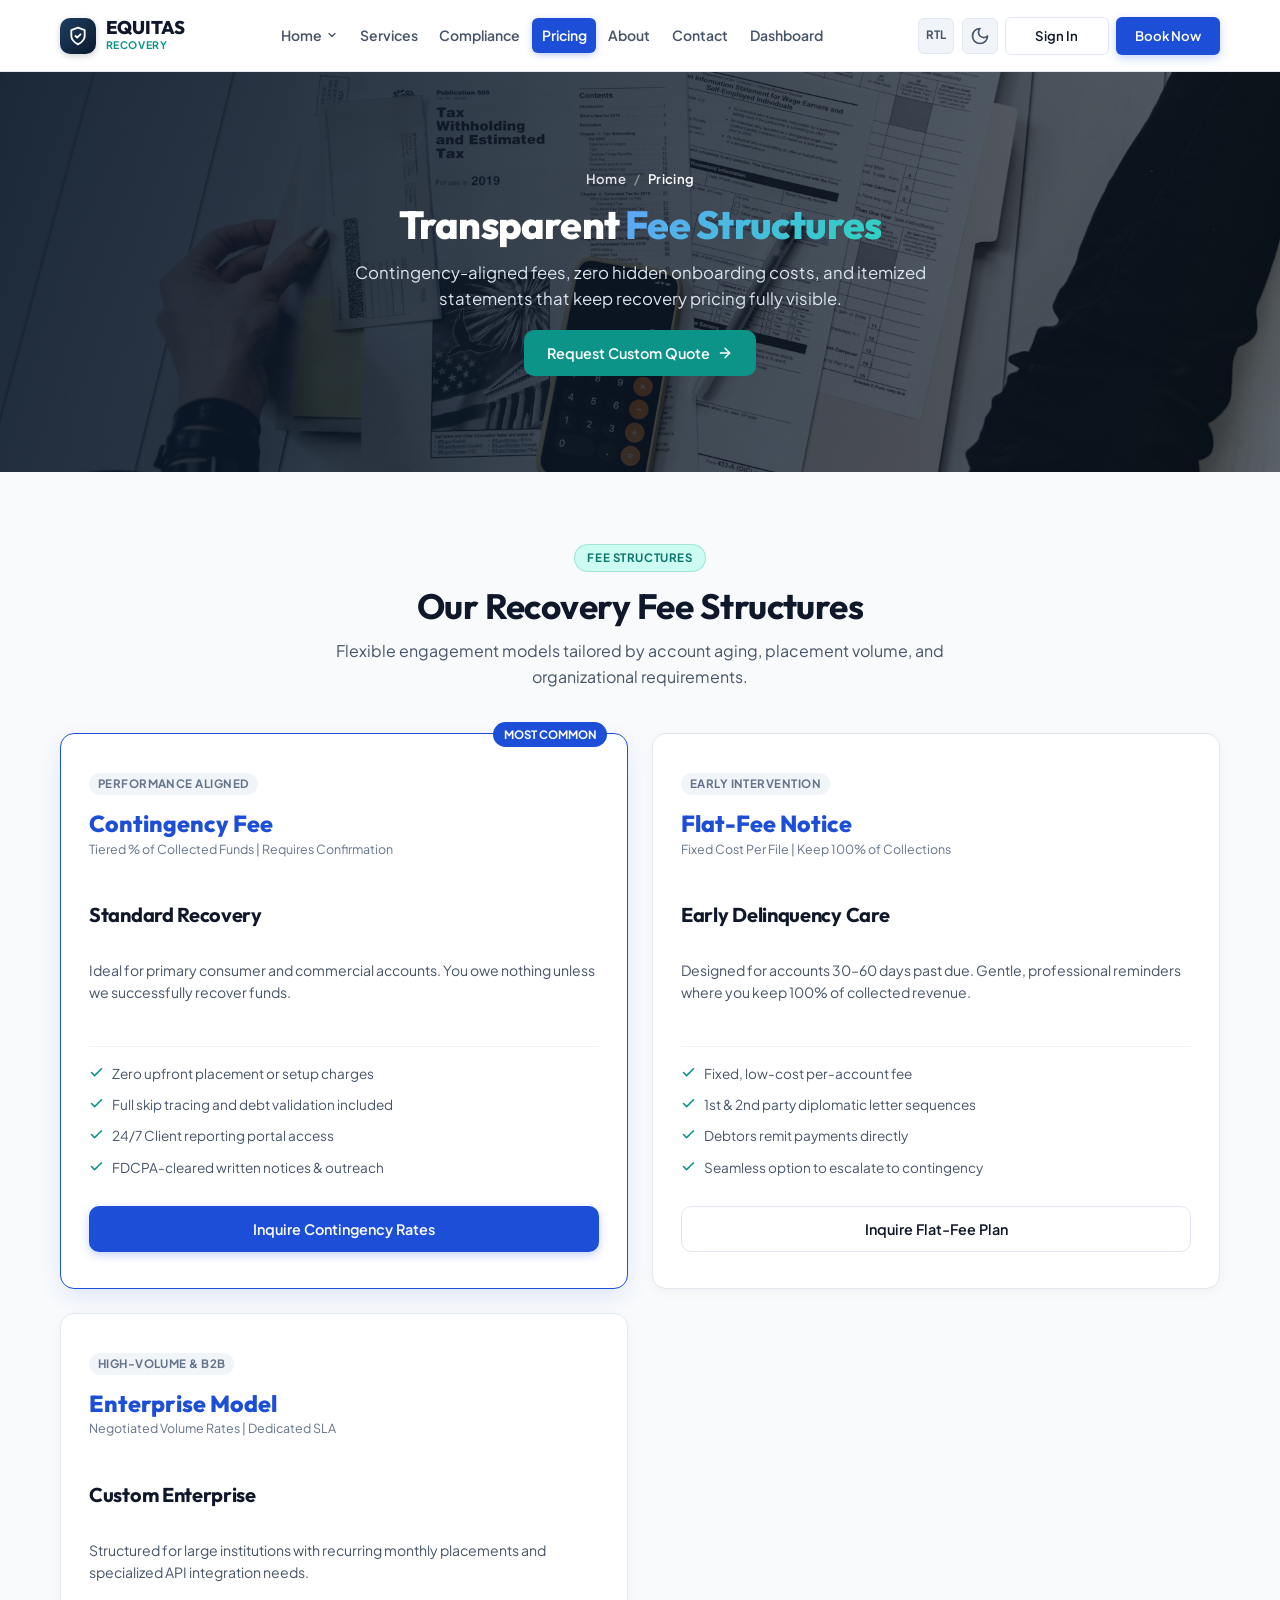
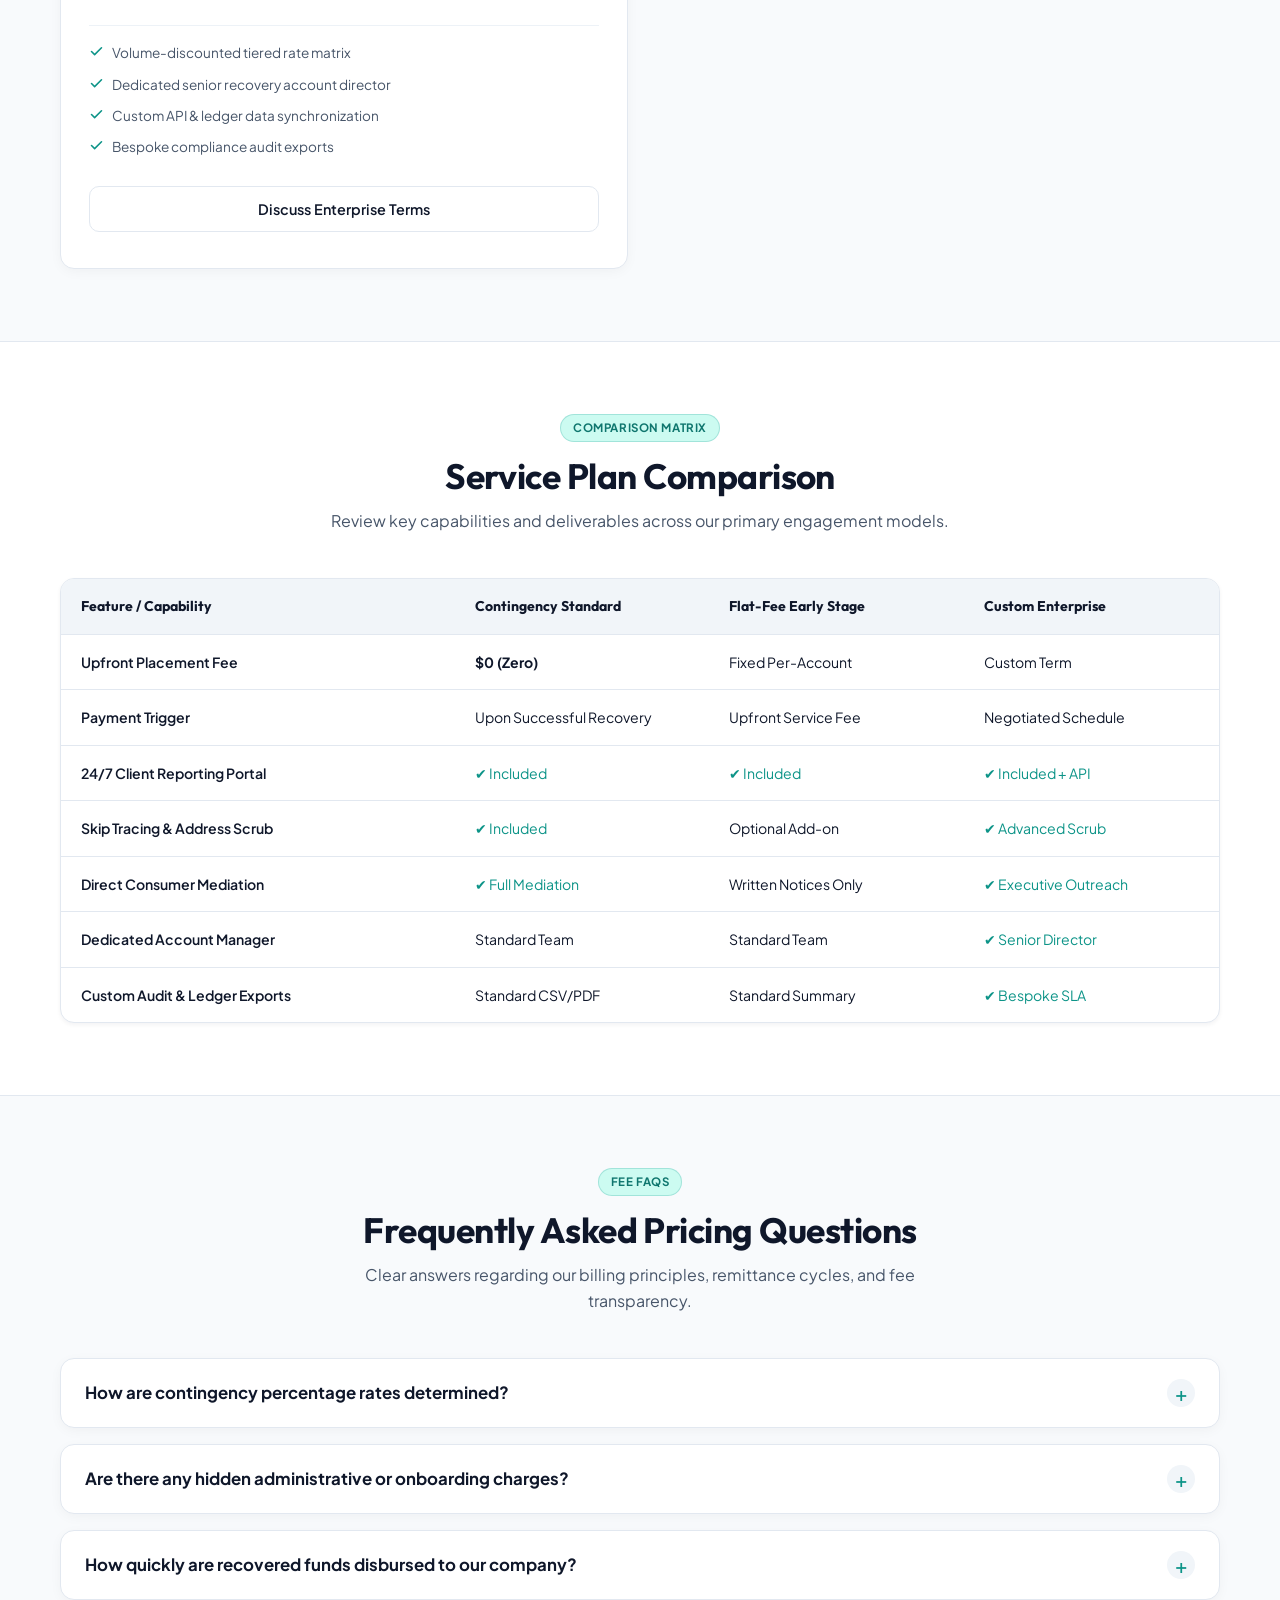
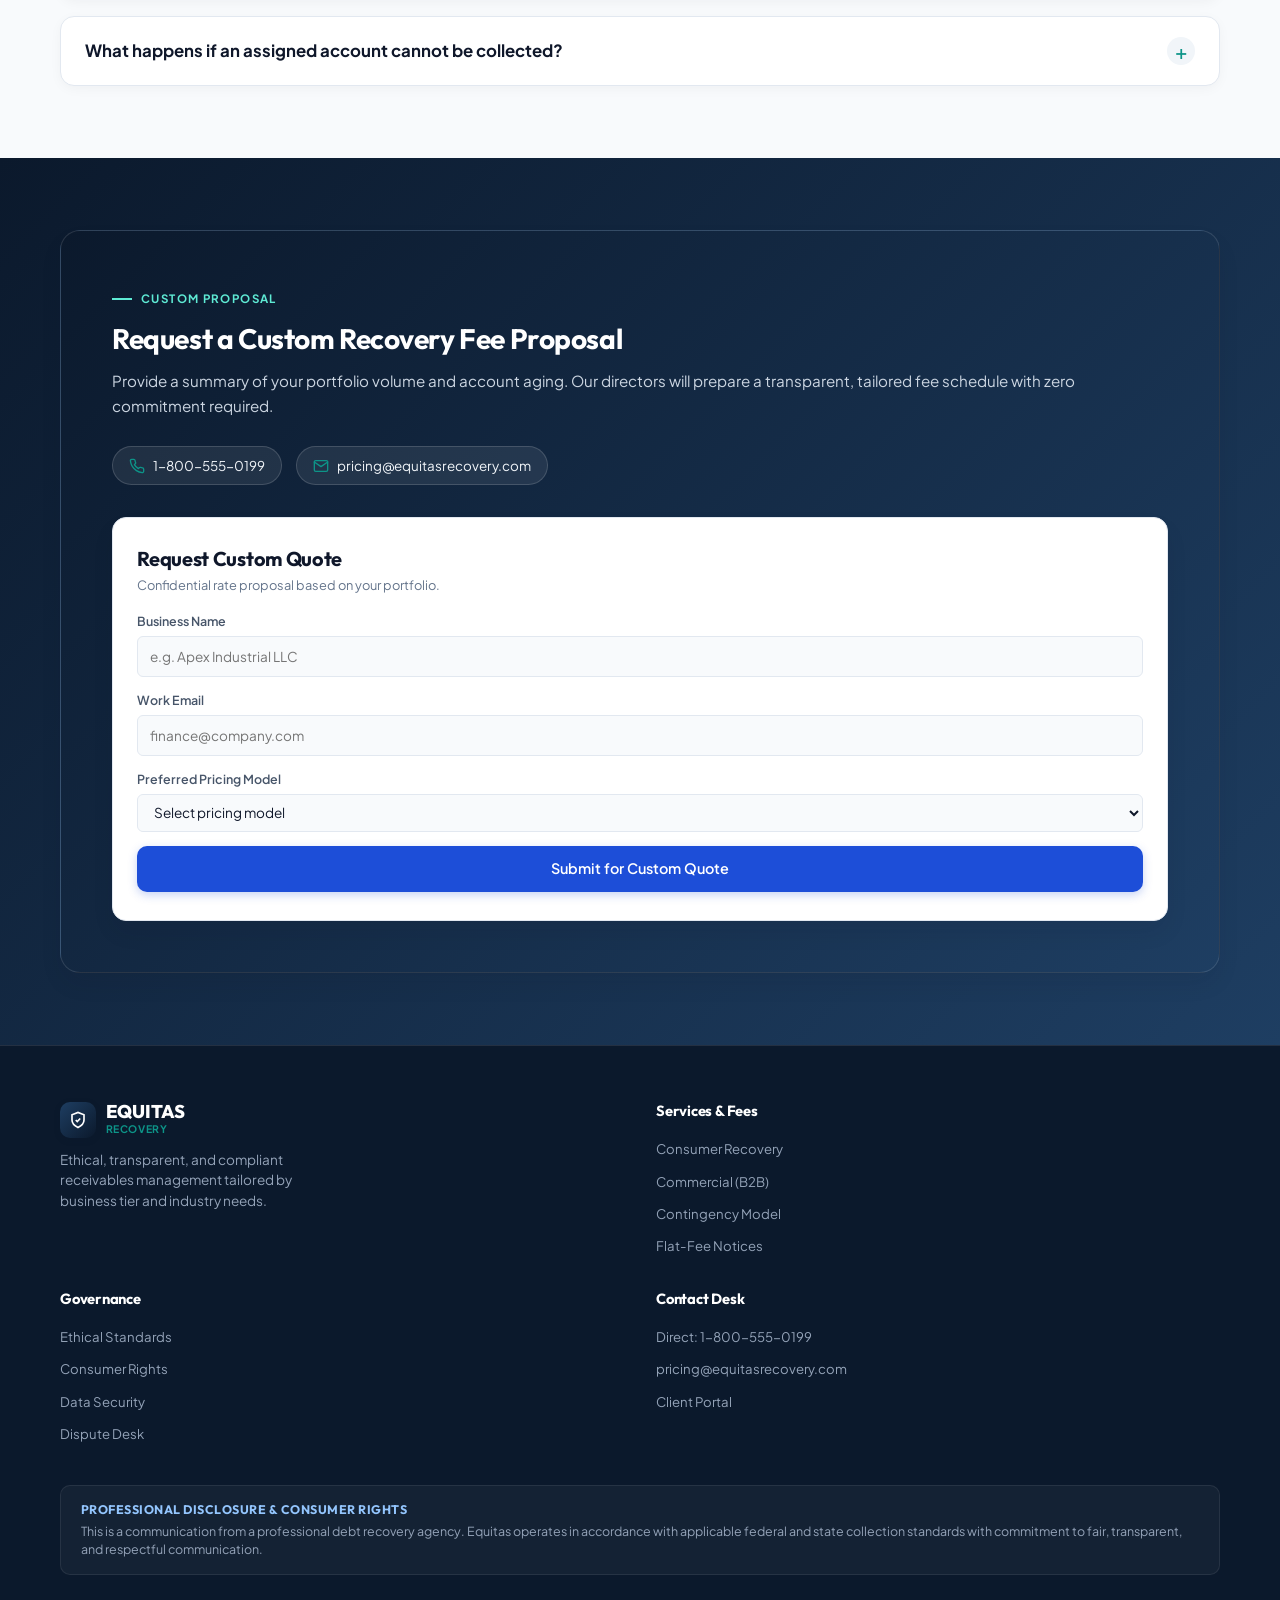
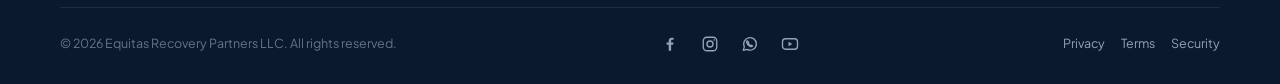
<file: pricing.html>
<!DOCTYPE html>
<html lang="en" dir="ltr" data-theme="light">
<head>
  <meta charset="UTF-8">
  <meta name="viewport" content="width=device-width, initial-scale=1.0">
  <title>Pricing &amp; Fee Structures | Equitas Recovery Partners</title>
  <link rel="icon" type="image/svg+xml" href="assets/images/equitas-mark.svg">
  <link rel="apple-touch-icon" href="assets/images/equitas-mark.svg">
  <meta name="description" content="Transparent, contingency-based and flat-fee debt recovery pricing structures with zero hidden charges and clear portfolio fee alignment.">
  
  <!-- Fonts -->
  <link rel="preconnect" href="https://fonts.googleapis.com">
  <link rel="preconnect" href="https://fonts.gstatic.com" crossorigin>
  <link href="https://fonts.googleapis.com/css2?family=Outfit:wght@600;700;800&family=Plus+Jakarta+Sans:wght@400;500;600;700&display=swap" rel="stylesheet">
  
  <!-- Main Stylesheet -->
  <link rel="stylesheet" href="assets/css/style.css">
</head>
<body>

  <!-- =========================================================================
       SHARED HEADER
       ========================================================================= -->
  <header class="site-header" id="mainHeader">
    <div class="container header-container">
      
      <!-- Brand Logo -->
      <a href="index.html" class="brand-logo" aria-label="Equitas Home">
        <div class="logo-symbol" aria-hidden="true">
          <svg width="20" height="20" viewBox="0 0 24 24" fill="none" stroke="currentColor" stroke-width="2.2" stroke-linecap="round" stroke-linejoin="round">
            <path d="M12 22s8-4 8-10V5l-8-3-8 3v7c0 6 8 10 8 10z"/>
            <path d="m9 12 2 2 4-4"/>
          </svg>
        </div>
        <div class="logo-text">
          <span class="logo-title">EQUITAS</span>
          <span class="logo-subtitle">Recovery</span>
        </div>
      </a>

      <!-- Desktop Nav -->
      <nav class="nav-desktop" aria-label="Main Navigation">
        <ul class="nav-links">
          <li class="nav-item">
            <a href="index.html" class="nav-link" id="homeDropdownBtn" aria-haspopup="true" aria-expanded="false">
              <span>Home</span>
              <svg width="12" height="12" viewBox="0 0 24 24" fill="none" stroke="currentColor" stroke-width="2.5" stroke-linecap="round" stroke-linejoin="round">
                <path d="m6 9 6 6 6-6"/>
              </svg>
            </a>
            <div class="nav-dropdown-menu">
              <a href="index.html" class="dropdown-item">
                <span>Home 1 (Corporate)</span>
              </a>
              <a href="home-2.html" class="dropdown-item">
                <span>Home 2 (Enterprise)</span>
              </a>
            </div>
          </li>
          <li class="nav-item"><a href="services.html" class="nav-link">Services</a></li>
          <li class="nav-item"><a href="compliance.html" class="nav-link">Compliance</a></li>
          <li class="nav-item"><a href="pricing.html" class="nav-link active">Pricing</a></li>
          <li class="nav-item"><a href="about.html" class="nav-link">About</a></li>
          <li class="nav-item"><a href="contact.html" class="nav-link">Contact</a></li>
          <li class="nav-item"><a href="dashboard.html" class="nav-link">Dashboard</a></li>
        </ul>
      </nav>

      <!-- Header Utilities -->
      <div class="header-actions">
        <button type="button" class="control-btn rtl-toggle-btn" aria-label="Toggle RTL/LTR" title="Toggle RTL/LTR">
          <span class="rtl-badge">RTL</span>
        </button>

        <button type="button" class="control-btn theme-toggle-btn" aria-label="Toggle theme" title="Toggle Theme">
          <svg width="18" height="18" viewBox="0 0 24 24" fill="none" stroke="currentColor" stroke-width="2" stroke-linecap="round" stroke-linejoin="round">
            <path d="M12 3a6 6 0 0 0 9 9 9 9 0 1 1-9-9Z"/>
          </svg>
        </button>

        <a href="login.html" class="btn btn-secondary btn-sm" id="clientPortalBtn">
          <span>Sign In</span>
        </a>

        <a href="contact.html#consultFormSection" class="btn btn-primary btn-sm" id="headerInquiryBtn">
          <span>Book Now</span>
        </a>

        <button type="button" class="hamburger-btn" aria-label="Open menu" aria-expanded="false" aria-controls="mobileNavDrawer">
          <span></span>
          <span></span>
          <span></span>
        </button>
      </div>

    </div>
  </header>

  <!-- Mobile Drawer -->
  <div class="mobile-nav-overlay" id="mobileNavOverlay" aria-hidden="true"></div>
  <div class="mobile-nav-drawer" id="mobileNavDrawer" role="dialog" aria-modal="true" aria-label="Mobile Menu">
    <div class="drawer-header">
      <div class="brand-logo">
        <div class="logo-symbol" aria-hidden="true">
          <svg width="18" height="18" viewBox="0 0 24 24" fill="none" stroke="currentColor" stroke-width="2.2">
            <path d="M12 22s8-4 8-10V5l-8-3-8 3v7c0 6 8 10 8 10z"/>
            <path d="m9 12 2 2 4-4"/>
          </svg>
        </div>
        <div class="logo-text">
          <span class="logo-title">EQUITAS</span>
        </div>
      </div>
      <button type="button" class="drawer-close-btn" aria-label="Close menu">
        <svg width="18" height="18" viewBox="0 0 24 24" fill="none" stroke="currentColor" stroke-width="2.5" stroke-linecap="round" stroke-linejoin="round">
          <line x1="18" y1="6" x2="6" y2="18"/>
          <line x1="6" y1="6" x2="18" y2="18"/>
        </svg>
      </button>
    </div>

    <div class="drawer-links">
      <div class="drawer-home-group">
        <button type="button" class="drawer-link drawer-home-toggle" aria-controls="drawerHomeMenu" aria-expanded="false">
          <span>Home</span>
          <svg viewBox="0 0 24 24" fill="none" stroke="currentColor" stroke-width="2" aria-hidden="true"><path d="m7 10 5 5 5-5"/></svg>
        </button>
        <div class="drawer-home-menu" id="drawerHomeMenu" hidden>
          <a href="index.html" class="drawer-link" data-home-page="index.html">Home 1 (Corporate)</a>
          <a href="home-2.html" class="drawer-link" data-home-page="home-2.html">Home 2 (Enterprise)</a>
        </div>
      </div>
      <a href="services.html" class="drawer-link">Services</a>
      <a href="compliance.html" class="drawer-link">Compliance &amp; Licensing</a>
      <a href="pricing.html" class="drawer-link active">Pricing &amp; Plans</a>
      <a href="about.html" class="drawer-link">About Us</a>
      <a href="contact.html" class="drawer-link">Contact</a>
      <a href="dashboard.html" class="drawer-link">Dashboard</a>
    </div>

    <div class="drawer-actions">
      <div class="drawer-controls-row">
        <button type="button" class="control-btn theme-toggle-btn" aria-label="Toggle theme in drawer" style="width: 48%; height: 38px;">
          <span>Theme</span>
        </button>
        <button type="button" class="control-btn rtl-toggle-btn" aria-label="Toggle RTL in drawer" style="width: 48%; height: 38px;">
          <span>RTL</span>
        </button>
      </div>
      <a href="login.html" class="btn btn-secondary btn-block">Sign In</a>
      <a href="contact.html#consultFormSection" class="btn btn-primary btn-block">Book Now</a>
    </div>
  </div>

  <main id="mainContent">

    <!-- =========================================================================
         SECTION 1: PRICING HERO
         ========================================================================= -->
    <section class="inner-hero pricing-hero" id="pricingHero" aria-labelledby="pricingHeroHeadline">
      <div class="container">
        <div class="inner-hero-content">
          <nav class="page-breadcrumb" aria-label="Breadcrumb">
            <a href="index.html">Home</a>
            <span class="breadcrumb-sep" aria-hidden="true">/</span>
            <span aria-current="page">Pricing</span>
          </nav>

          <h1 class="hero-title" id="pricingHeroHeadline">
            Transparent <span class="highlight-text">Fee Structures</span>
          </h1>

          <p class="hero-description">
            Contingency-aligned fees, zero hidden onboarding costs, and itemized statements that keep recovery pricing fully visible.
          </p>

          <div class="hero-cta-group">
            <a href="#contact" class="btn btn-teal">
              <span>Request Custom Quote</span>
              <svg width="16" height="16" viewBox="0 0 24 24" fill="none" stroke="currentColor" stroke-width="2" stroke-linecap="round" stroke-linejoin="round" aria-hidden="true">
                <line x1="5" y1="12" x2="19" y2="12"/>
                <polyline points="12 5 19 12 12 19"/>
              </svg>
            </a>
          </div>
        </div>
      </div>
    </section>

    <!-- =========================================================================
         SECTION 2: PRICING MODELS
         ========================================================================= -->
    <section class="section-wrapper" id="models" aria-labelledby="modelsHeadline">
      <div class="container">
        
        <div class="section-header">
          <span class="section-tag">Fee Structures</span>
          <h2 id="modelsHeadline">Our Recovery Fee Structures</h2>
          <p>Flexible engagement models tailored by account aging, placement volume, and organizational requirements.</p>
        </div>

        <div class="pricing-models-grid">
          
          <!-- Model 1: Contingency (Most Common) -->
          <article class="pricing-plan-card featured">
            <div class="pricing-plan-header">
              <span class="service-tag">Performance Aligned</span>
              <div class="pricing-rate-display">
                <span class="pricing-rate-title">Contingency Fee</span>
                <span class="pricing-rate-subtitle">Tiered % of Collected Funds | Requires Confirmation</span>
              </div>
            </div>

            <h3>Standard Recovery</h3>
            <p class="pricing-plan-desc">
              Ideal for primary consumer and commercial accounts. You owe nothing unless we successfully recover funds.
            </p>

            <ul class="pricing-plan-features">
              <li>
                <svg width="15" height="15" viewBox="0 0 24 24" fill="none" stroke="currentColor" stroke-width="2.5" stroke-linecap="round" stroke-linejoin="round"><polyline points="20 6 9 17 4 12"/></svg>
                <span>Zero upfront placement or setup charges</span>
              </li>
              <li>
                <svg width="15" height="15" viewBox="0 0 24 24" fill="none" stroke="currentColor" stroke-width="2.5" stroke-linecap="round" stroke-linejoin="round"><polyline points="20 6 9 17 4 12"/></svg>
                <span>Full skip tracing and debt validation included</span>
              </li>
              <li>
                <svg width="15" height="15" viewBox="0 0 24 24" fill="none" stroke="currentColor" stroke-width="2.5" stroke-linecap="round" stroke-linejoin="round"><polyline points="20 6 9 17 4 12"/></svg>
                <span>24/7 Client reporting portal access</span>
              </li>
              <li>
                <svg width="15" height="15" viewBox="0 0 24 24" fill="none" stroke="currentColor" stroke-width="2.5" stroke-linecap="round" stroke-linejoin="round"><polyline points="20 6 9 17 4 12"/></svg>
                <span>FDCPA-cleared written notices &amp; outreach</span>
              </li>
            </ul>

            <a href="#contact" class="btn btn-primary btn-block">Inquire Contingency Rates</a>
          </article>

          <!-- Model 2: Flat-Fee Early Stage -->
          <article class="pricing-plan-card">
            <div class="pricing-plan-header">
              <span class="service-tag">Early Intervention</span>
              <div class="pricing-rate-display">
                <span class="pricing-rate-title">Flat-Fee Notice</span>
                <span class="pricing-rate-subtitle">Fixed Cost Per File | Keep 100% of Collections</span>
              </div>
            </div>

            <h3>Early Delinquency Care</h3>
            <p class="pricing-plan-desc">
              Designed for accounts 30–60 days past due. Gentle, professional reminders where you keep 100% of collected revenue.
            </p>

            <ul class="pricing-plan-features">
              <li>
                <svg width="15" height="15" viewBox="0 0 24 24" fill="none" stroke="currentColor" stroke-width="2.5" stroke-linecap="round" stroke-linejoin="round"><polyline points="20 6 9 17 4 12"/></svg>
                <span>Fixed, low-cost per-account fee</span>
              </li>
              <li>
                <svg width="15" height="15" viewBox="0 0 24 24" fill="none" stroke="currentColor" stroke-width="2.5" stroke-linecap="round" stroke-linejoin="round"><polyline points="20 6 9 17 4 12"/></svg>
                <span>1st &amp; 2nd party diplomatic letter sequences</span>
              </li>
              <li>
                <svg width="15" height="15" viewBox="0 0 24 24" fill="none" stroke="currentColor" stroke-width="2.5" stroke-linecap="round" stroke-linejoin="round"><polyline points="20 6 9 17 4 12"/></svg>
                <span>Debtors remit payments directly </span>
              </li>
              <li>
                <svg width="15" height="15" viewBox="0 0 24 24" fill="none" stroke="currentColor" stroke-width="2.5" stroke-linecap="round" stroke-linejoin="round"><polyline points="20 6 9 17 4 12"/></svg>
                <span>Seamless option to escalate to contingency</span>
              </li>
            </ul>

            <a href="#contact" class="btn btn-secondary btn-block">Inquire Flat-Fee Plan</a>
          </article>

          <!-- Model 3: Enterprise Retainer / Volume -->
          <article class="pricing-plan-card">
            <div class="pricing-plan-header">
              <span class="service-tag">High-Volume &amp; B2B</span>
              <div class="pricing-rate-display">
                <span class="pricing-rate-title">Enterprise Model</span>
                <span class="pricing-rate-subtitle">Negotiated Volume Rates | Dedicated SLA</span>
              </div>
            </div>

            <h3>Custom Enterprise</h3>
            <p class="pricing-plan-desc">
              Structured for large institutions with recurring monthly placements and specialized API integration needs.
            </p>

            <ul class="pricing-plan-features">
              <li>
                <svg width="15" height="15" viewBox="0 0 24 24" fill="none" stroke="currentColor" stroke-width="2.5" stroke-linecap="round" stroke-linejoin="round"><polyline points="20 6 9 17 4 12"/></svg>
                <span>Volume-discounted tiered rate matrix</span>
              </li>
              <li>
                <svg width="15" height="15" viewBox="0 0 24 24" fill="none" stroke="currentColor" stroke-width="2.5" stroke-linecap="round" stroke-linejoin="round"><polyline points="20 6 9 17 4 12"/></svg>
                <span>Dedicated senior recovery account director</span>
              </li>
              <li>
                <svg width="15" height="15" viewBox="0 0 24 24" fill="none" stroke="currentColor" stroke-width="2.5" stroke-linecap="round" stroke-linejoin="round"><polyline points="20 6 9 17 4 12"/></svg>
                <span>Custom API &amp; ledger data synchronization</span>
              </li>
              <li>
                <svg width="15" height="15" viewBox="0 0 24 24" fill="none" stroke="currentColor" stroke-width="2.5" stroke-linecap="round" stroke-linejoin="round"><polyline points="20 6 9 17 4 12"/></svg>
                <span>Bespoke compliance audit exports</span>
              </li>
            </ul>

            <a href="#contact" class="btn btn-secondary btn-block">Discuss Enterprise Terms</a>
          </article>

        </div>
      </div>
    </section>

    <!-- =========================================================================
         SECTION 3: SERVICE PLAN COMPARISON
         ========================================================================= -->
    <section class="section-wrapper" id="comparison" style="background-color: var(--bg-surface); border-top: 1px solid var(--border-color); border-bottom: 1px solid var(--border-color);" aria-labelledby="compHeadline">
      <div class="container">
        
        <div class="section-header">
          <span class="section-tag">Comparison Matrix</span>
          <h2 id="compHeadline">Service Plan Comparison</h2>
          <p>Review key capabilities and deliverables across our primary engagement models.</p>
        </div>

        <div class="comparison-table-wrapper">
          <table class="pricing-table" aria-label="Pricing Plan Comparison">
            <thead>
              <tr>
                <th scope="col" style="width: 34%;">Feature / Capability</th>
                <th scope="col" style="width: 22%;">Contingency Standard</th>
                <th scope="col" style="width: 22%;">Flat-Fee Early Stage</th>
                <th scope="col" style="width: 22%;">Custom Enterprise</th>
              </tr>
            </thead>
            <tbody>
              <tr>
                <td>Upfront Placement Fee</td>
                <td><strong>$0 (Zero)</strong></td>
                <td>Fixed Per-Account</td>
                <td>Custom Term</td>
              </tr>
              <tr>
                <td>Payment Trigger</td>
                <td>Upon Successful Recovery</td>
                <td>Upfront Service Fee</td>
                <td>Negotiated Schedule</td>
              </tr>
              <tr>
                <td>24/7 Client Reporting Portal</td>
                <td><span class="table-check">✔ Included</span></td>
                <td><span class="table-check">✔ Included</span></td>
                <td><span class="table-check">✔ Included + API</span></td>
              </tr>
              <tr>
                <td>Skip Tracing &amp; Address Scrub</td>
                <td><span class="table-check">✔ Included</span></td>
                <td>Optional Add-on</td>
                <td><span class="table-check">✔ Advanced Scrub</span></td>
              </tr>
              <tr>
                <td>Direct Consumer Mediation</td>
                <td><span class="table-check">✔ Full Mediation</span></td>
                <td>Written Notices Only</td>
                <td><span class="table-check">✔ Executive Outreach</span></td>
              </tr>
              <tr>
                <td>Dedicated Account Manager</td>
                <td>Standard Team</td>
                <td>Standard Team</td>
                <td><span class="table-check">✔ Senior Director</span></td>
              </tr>
              <tr>
                <td>Custom Audit &amp; Ledger Exports</td>
                <td>Standard CSV/PDF</td>
                <td>Standard Summary</td>
                <td><span class="table-check">✔ Bespoke SLA</span></td>
              </tr>
            </tbody>
          </table>
        </div>

      </div>
    </section>

    <!-- =========================================================================
         SECTION 4: FREQUENTLY ASKED PRICING QUESTIONS
         ========================================================================= -->
    <section class="section-wrapper" id="faq" aria-labelledby="faqHeadline">
      <div class="container">
        
        <div class="section-header">
          <span class="section-tag">Fee FAQs</span>
          <h2 id="faqHeadline">Frequently Asked Pricing Questions</h2>
          <p>Clear answers regarding our billing principles, remittance cycles, and fee transparency.</p>
        </div>

        <div class="pricing-faq-grid">
          
          <details class="faq-card" name="pricing-faq">
            <summary>How are contingency percentage rates determined?</summary>
            <div class="faq-answer">
              <p>Contingency rates are structured based on account aging, placement volume, and balance size. Rates are confirmed in writing prior to placement with zero surprise changes.</p>
            </div>
          </details>

          <details class="faq-card" name="pricing-faq">
            <summary>Are there any hidden administrative or onboarding charges?</summary>
            <div class="faq-answer">
              <p>No. We operate with strict fee transparency. Standard contingency placements involve zero setup, onboarding, or skip tracing surcharges.</p>
            </div>
          </details>

          <details class="faq-card" name="pricing-faq">
            <summary>How quickly are recovered funds disbursed to our company?</summary>
            <div class="faq-answer">
              <p>Collected funds are electronically remitted on an agreed schedule (typically bi-weekly or monthly) alongside itemized statement ledgers.</p>
            </div>
          </details>

          <details class="faq-card" name="pricing-faq">
            <summary>What happens if an assigned account cannot be collected?</summary>
            <div class="faq-answer">
              <p>On our standard contingency plan, if no funds are recovered from an account, you owe zero collection fees. You only pay when we deliver results.</p>
            </div>
          </details>

        </div>
      </div>
    </section>

    <!-- =========================================================================
         SECTION 5: REQUEST A CUSTOM QUOTE CTA
         ========================================================================= -->
    <section class="section-wrapper cta-section" id="contact" aria-labelledby="ctaHeadline">
      <div class="container">
        <div class="cta-container-card">
          <div class="cta-content-grid">
            
            <div class="cta-text-side">
              <span class="cta-eyebrow">Custom Proposal</span>
              <h2 id="ctaHeadline">Request a Custom Recovery Fee Proposal</h2>
              <p>
                Provide a summary of your portfolio volume and account aging. Our directors will prepare a transparent, tailored fee schedule with zero commitment required.
              </p>

              <div class="cta-contact-pills">
                <div class="contact-pill-item">
                  <svg width="16" height="16" viewBox="0 0 24 24" fill="none" stroke="currentColor" stroke-width="2" stroke-linecap="round" stroke-linejoin="round" aria-hidden="true">
                    <path d="M22 16.92v3a2 2 0 0 1-2.18 2 19.79 19.79 0 0 1-8.63-3.07 19.5 19.5 0 0 1-6-6 19.79 19.79 0 0 1-3.07-8.67A2 2 0 0 1 4.11 2h3a2 2 0 0 1 2 1.72 12.84 12.84 0 0 0 .7 2.81 2 2 0 0 1-.45 2.11L8.09 9.91a16 16 0 0 0 6 6l1.27-1.27a2 2 0 0 1 2.11-.45 12.84 12.84 0 0 0 2.81.7A2 2 0 0 1 22 16.92z"/>
                  </svg>
                  <span>1-800-555-0199</span>
                </div>
                <div class="contact-pill-item">
                  <svg width="16" height="16" viewBox="0 0 24 24" fill="none" stroke="currentColor" stroke-width="2" stroke-linecap="round" stroke-linejoin="round" aria-hidden="true">
                    <path d="M4 4h16c1.1 0 2 .9 2 2v12c0 1.1-.9 2-2 2H4c-1.1 0-2-.9-2-2V6c0-1.1.9-2 2-2z"/>
                    <polyline points="22,6 12,13 2,6"/>
                  </svg>
                  <span>pricing@equitasrecovery.com</span>
                </div>
              </div>
            </div>

            <div class="cta-form-box">
              <h3>Request Custom Quote</h3>
              <p class="form-subtitle">Confidential rate proposal based on your portfolio.</p>

              <form class="cta-quick-form" id="consultationForm">
                <div class="form-group">
                  <label for="orgName" class="form-label">Business Name</label>
                  <input type="text" id="orgName" class="form-input" placeholder="e.g. Apex Industrial LLC" required>
                </div>

                <div class="form-group">
                  <label for="contactEmail" class="form-label">Work Email</label>
                  <input type="email" id="contactEmail" class="form-input" placeholder="finance@company.com" required>
                </div>

                <div class="form-group">
                  <label for="recoveryType" class="form-label">Preferred Pricing Model</label>
                  <select id="recoveryType" class="form-select" required>
                    <option value="" disabled selected>Select pricing model</option>
                    <option value="contingency">Standard Contingency (No Collection, No Fee)</option>
                    <option value="flat_fee">Flat-Fee Early Intervention</option>
                    <option value="enterprise">High-Volume Enterprise Custom</option>
                  </select>
                </div>

                <div class="form-status-msg" role="status"></div>

                <button type="submit" class="btn btn-primary btn-block">
                  <span>Submit for Custom Quote</span>
                </button>
              </form>
            </div>

          </div>
        </div>
      </div>
    </section>

  </main>

  <!-- =========================================================================
       SHARED FOOTER
       ========================================================================= -->
  <footer class="site-footer">
    <div class="container">
      
      <div class="footer-main-grid">
        <div class="footer-brand-col">
          <a href="index.html" class="brand-logo" aria-label="Equitas Recovery homepage">
            <div class="logo-symbol" aria-hidden="true">
              <svg width="18" height="18" viewBox="0 0 24 24" fill="none" stroke="currentColor" stroke-width="2.2">
                <path d="M12 22s8-4 8-10V5l-8-3-8 3v7c0 6 8 10 8 10z"/>
                <path d="m9 12 2 2 4-4"/>
              </svg>
            </div>
            <div class="logo-text">
              <span class="logo-title">EQUITAS</span>
              <span class="logo-subtitle">Recovery</span>
            </div>
          </a>
          <p>
            Ethical, transparent, and compliant receivables management tailored by business tier and industry needs.
          </p>
        </div>

        <div class="footer-col">
          <h4>Services &amp; Fees</h4>
          <ul class="footer-links">
            <li><a href="services.html#consumer">Consumer Recovery</a></li>
            <li><a href="services.html#commercial">Commercial (B2B)</a></li>
            <li><a href="pricing.html#models">Contingency Model</a></li>
            <li><a href="pricing.html#models">Flat-Fee Notices</a></li>
          </ul>
        </div>

        <div class="footer-col">
          <h4>Governance</h4>
          <ul class="footer-links">
            <li><a href="compliance.html#principles">Ethical Standards</a></li>
            <li><a href="compliance.html#consumer-rights">Consumer Rights</a></li>
            <li><a href="compliance.html#security">Data Security</a></li>
            <li><a href="compliance.html#contact">Dispute Desk</a></li>
          </ul>
        </div>

        <div class="footer-col">
          <h4>Contact Desk</h4>
          <ul class="footer-links">
            <li><a href="#contact">Direct: 1-800-555-0199</a></li>
            <li><a href="#contact">pricing@equitasrecovery.com</a></li>
            <li><a href="#dashboard">Client Portal</a></li>
          </ul>
        </div>
      </div>

      <div class="footer-compliance-banner">
        <h5>Professional Disclosure &amp; Consumer Rights</h5>
        <p>
          This is a communication from a professional debt recovery agency. Equitas operates in accordance with applicable federal and state collection standards with commitment to fair, transparent, and respectful communication.
        </p>
      </div>

      <div class="footer-bottom-bar">
        <p>&copy; 2026 Equitas Recovery Partners LLC. All rights reserved.</p>
        <div class="footer-social-links" aria-label="Social media">
          <a href="https://www.facebook.com/" target="_blank" rel="noopener noreferrer" aria-label="Facebook"><svg viewBox="0 0 24 24" aria-hidden="true"><path d="M13.5 21v-8h2.7l.4-3.1h-3.1v-2c0-.9.3-1.5 1.6-1.5h1.7V3.6c-.3 0-1.3-.1-2.4-.1-2.4 0-4.1 1.5-4.1 4.2v2.3H7.5V13h2.8v8h3.2z"/></svg></a>
          <a href="https://www.instagram.com/" target="_blank" rel="noopener noreferrer" aria-label="Instagram"><svg viewBox="0 0 24 24" aria-hidden="true"><rect x="3" y="3" width="18" height="18" rx="5"/><circle cx="12" cy="12" r="4"/><circle cx="17.5" cy="6.5" r="1" class="social-icon-fill"/></svg></a>
          <a href="https://www.whatsapp.com/" target="_blank" rel="noopener noreferrer" aria-label="WhatsApp"><svg viewBox="0 0 24 24" aria-hidden="true"><path d="M20.5 11.7a8.5 8.5 0 0 1-12.6 7.4L3 20.5l1.4-4.7a8.5 8.5 0 1 1 16.1-4.1z"/><path d="M8.2 7.8c-.4.4-.7.9-.7 1.6 0 2 2.7 4.9 4.8 5.8.8.4 1.5.4 2.1.1l1-.8-2-1-.8.8c-1.1-.5-2.4-1.8-2.9-2.9l.7-.8-1-2-1.2.2z"/></svg></a>
          <a href="https://www.youtube.com/" target="_blank" rel="noopener noreferrer" aria-label="YouTube"><svg viewBox="0 0 24 24" aria-hidden="true"><rect x="2" y="5" width="20" height="14" rx="4"/><path d="m10 9 5 3-5 3z" class="social-icon-fill"/></svg></a>
        </div>
        <div class="footer-legal-links">
          <a href="#privacy">Privacy</a>
          <a href="#terms">Terms</a>
          <a href="#security">Security</a>
        </div>
      </div>

    </div>
  </footer>

  <!-- Back To Top -->
  <button type="button" class="back-to-top-btn" id="backToTopBtn" aria-label="Back to top" title="Back to top">
    <svg width="18" height="18" viewBox="0 0 24 24" fill="none" stroke="currentColor" stroke-width="2.5" stroke-linecap="round" stroke-linejoin="round" aria-hidden="true">
      <path d="m18 15-6-6-6 6"/>
    </svg>
  </button>

  <script src="assets/js/main.js"></script>
</body>
</html>
</file>
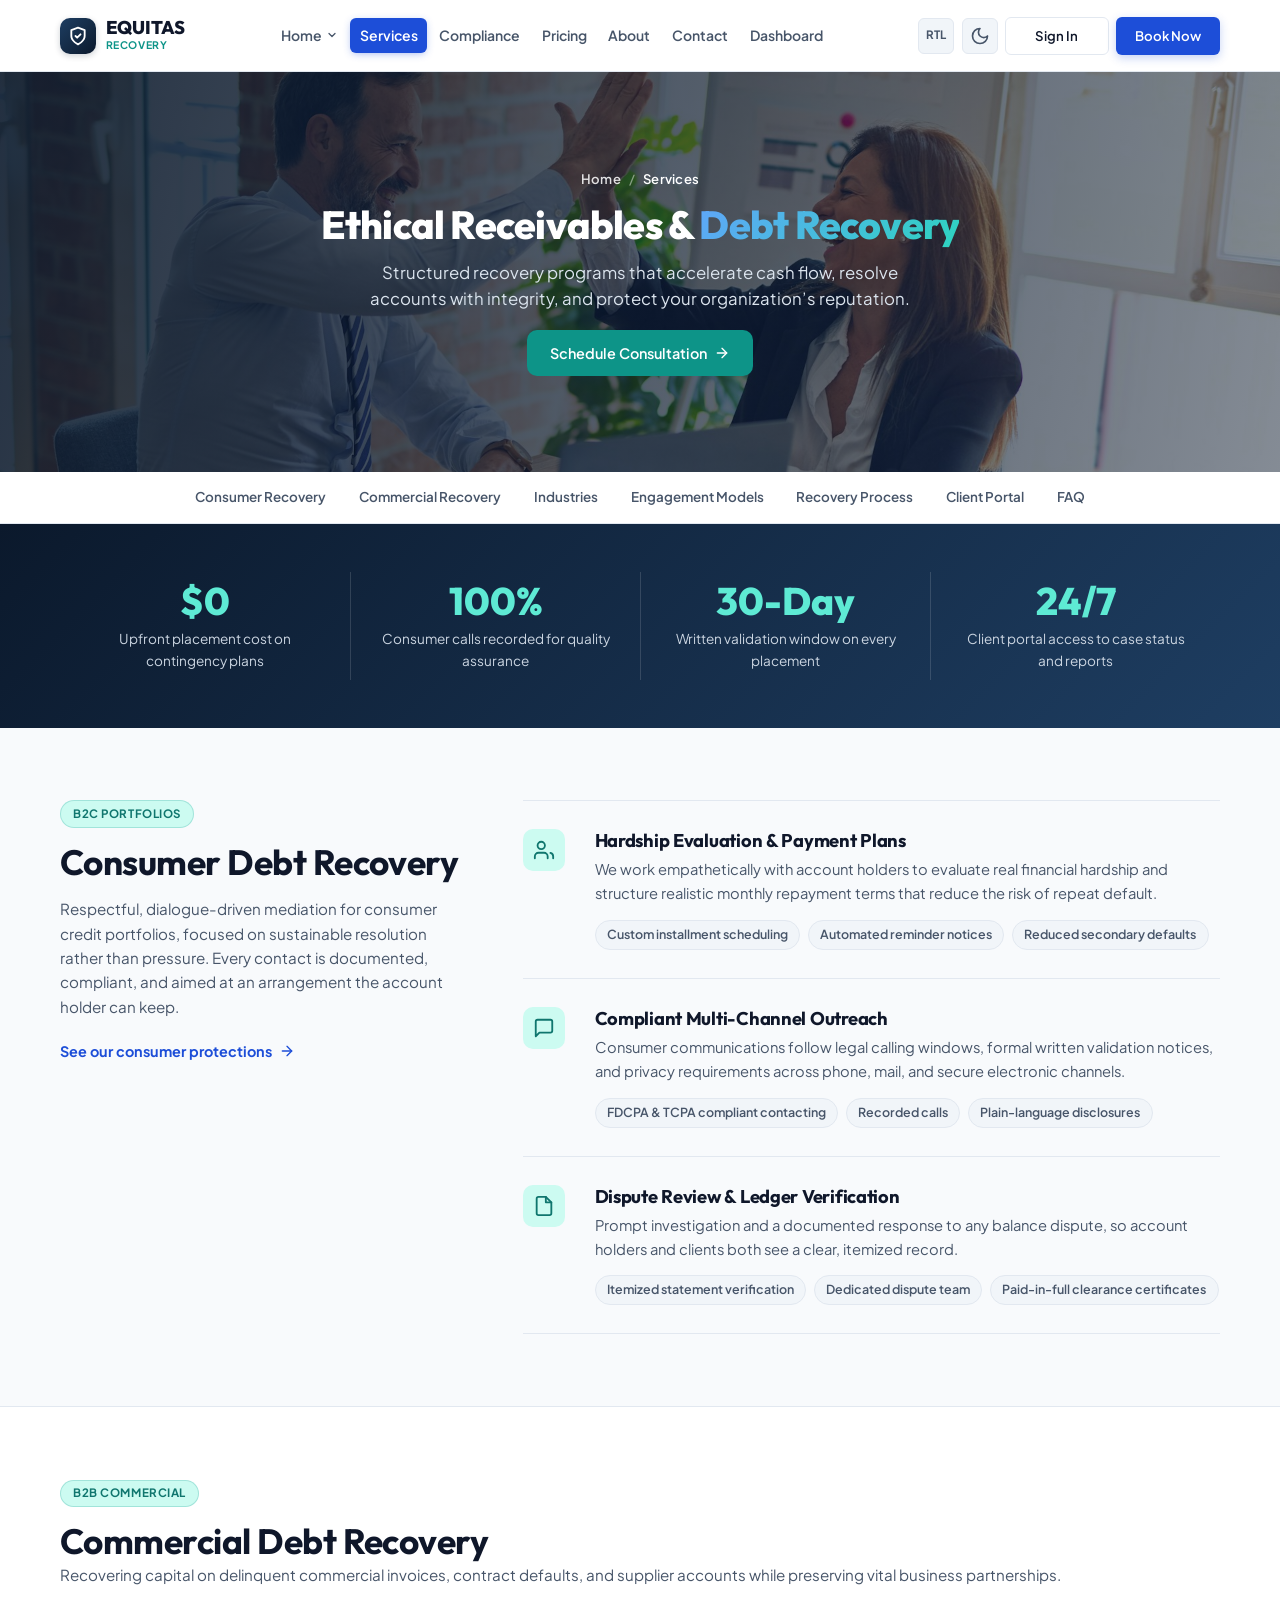
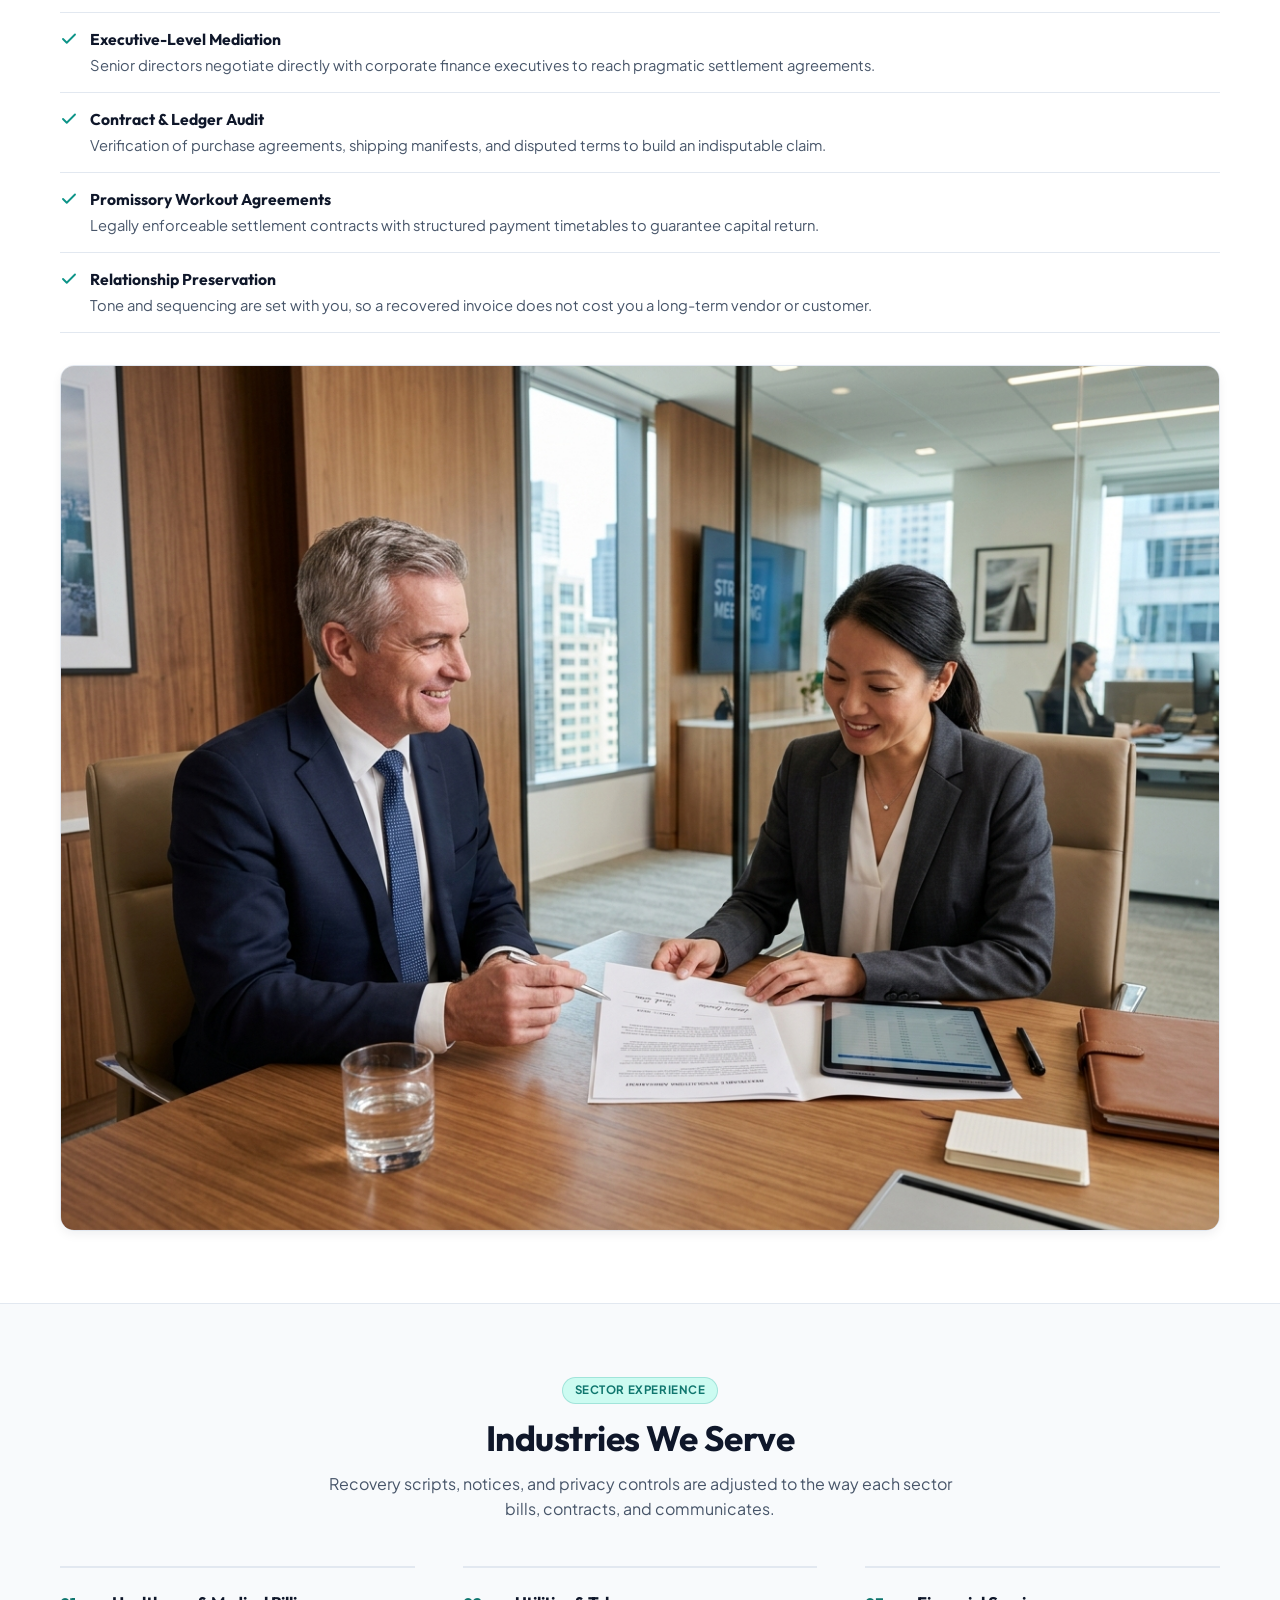
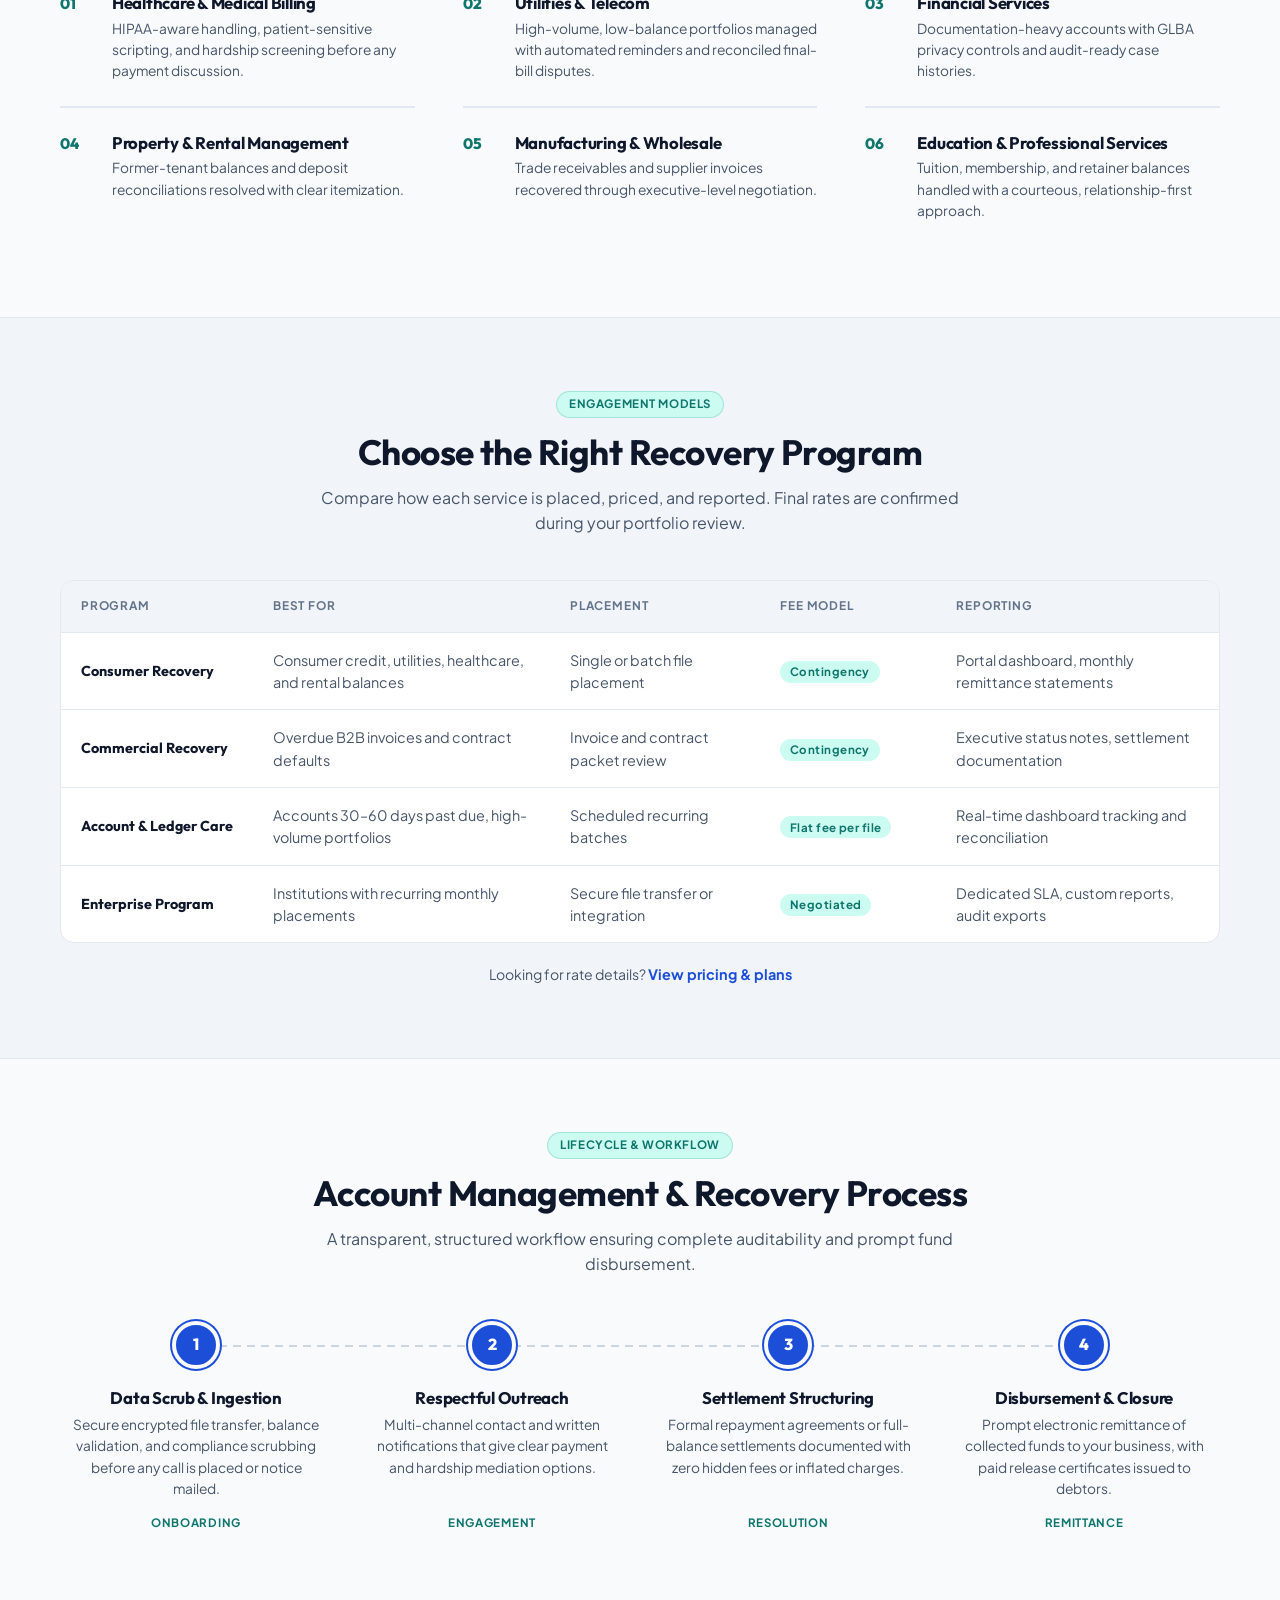
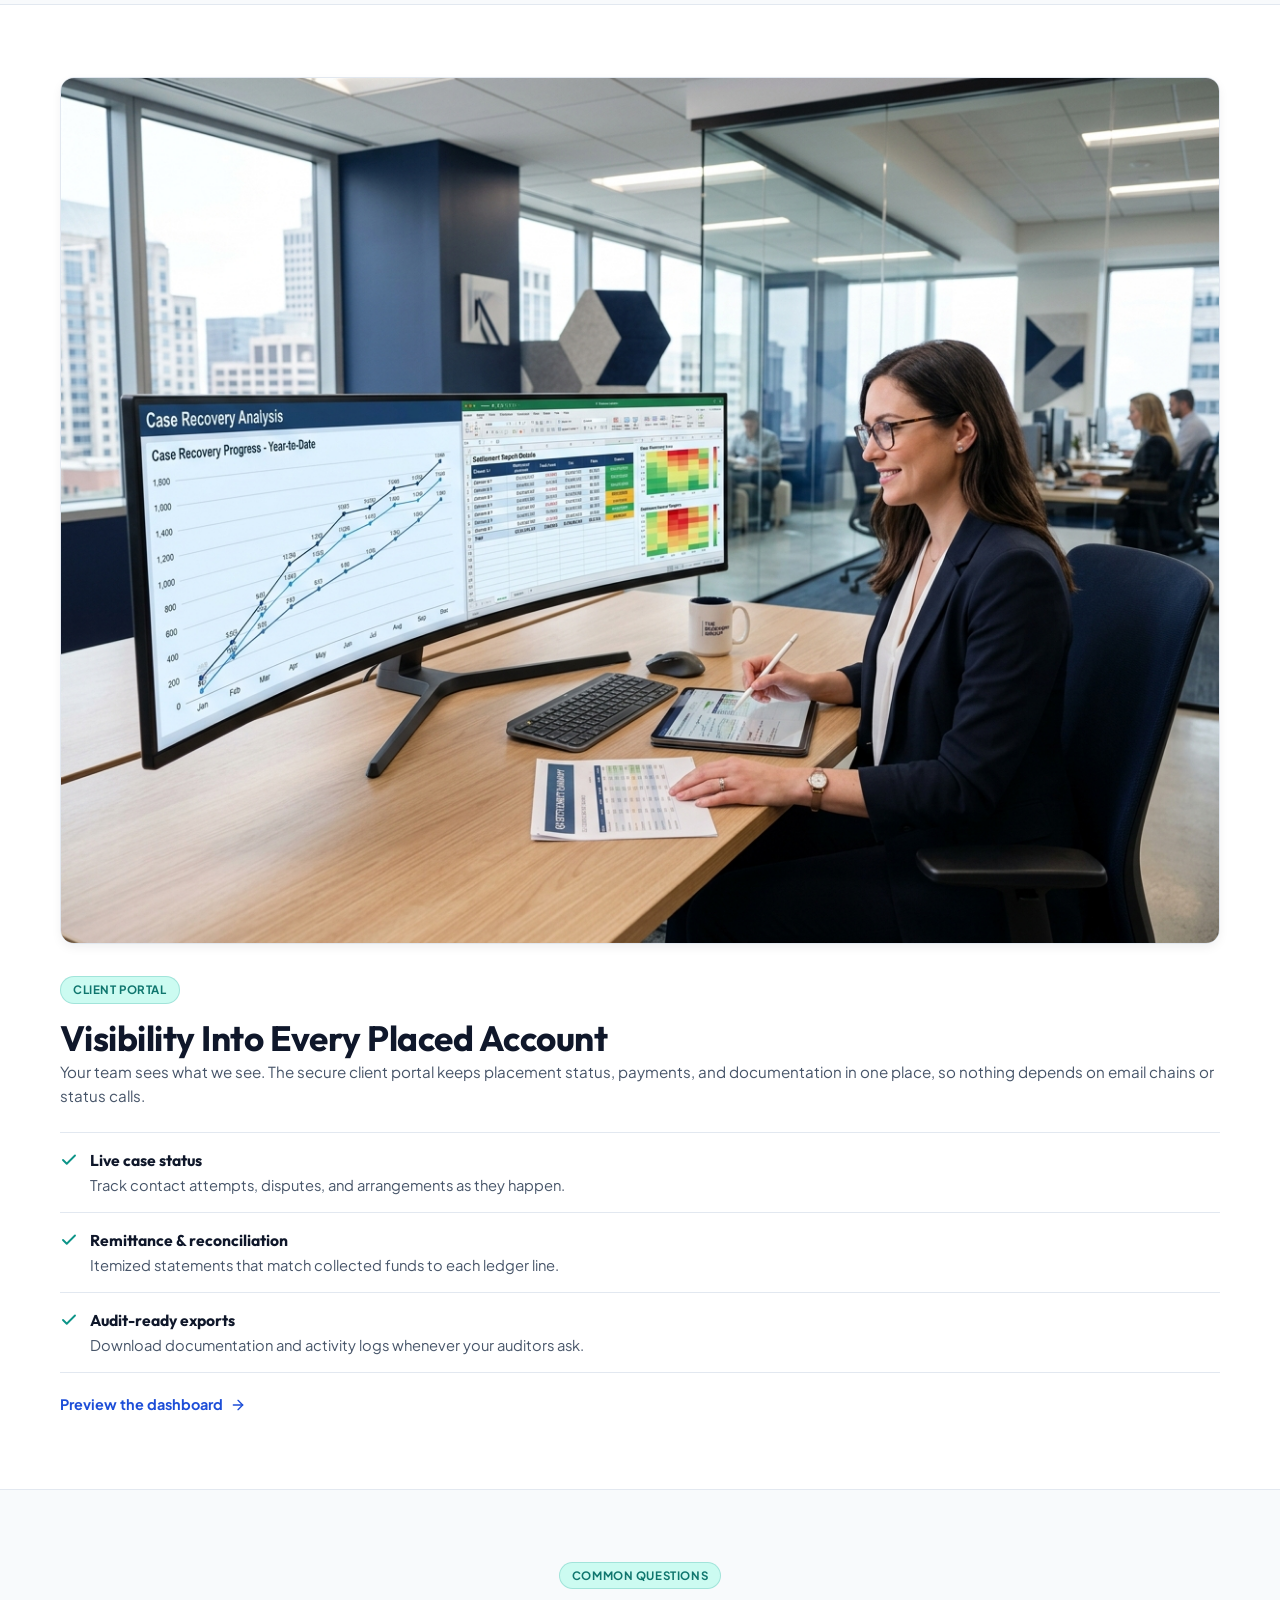
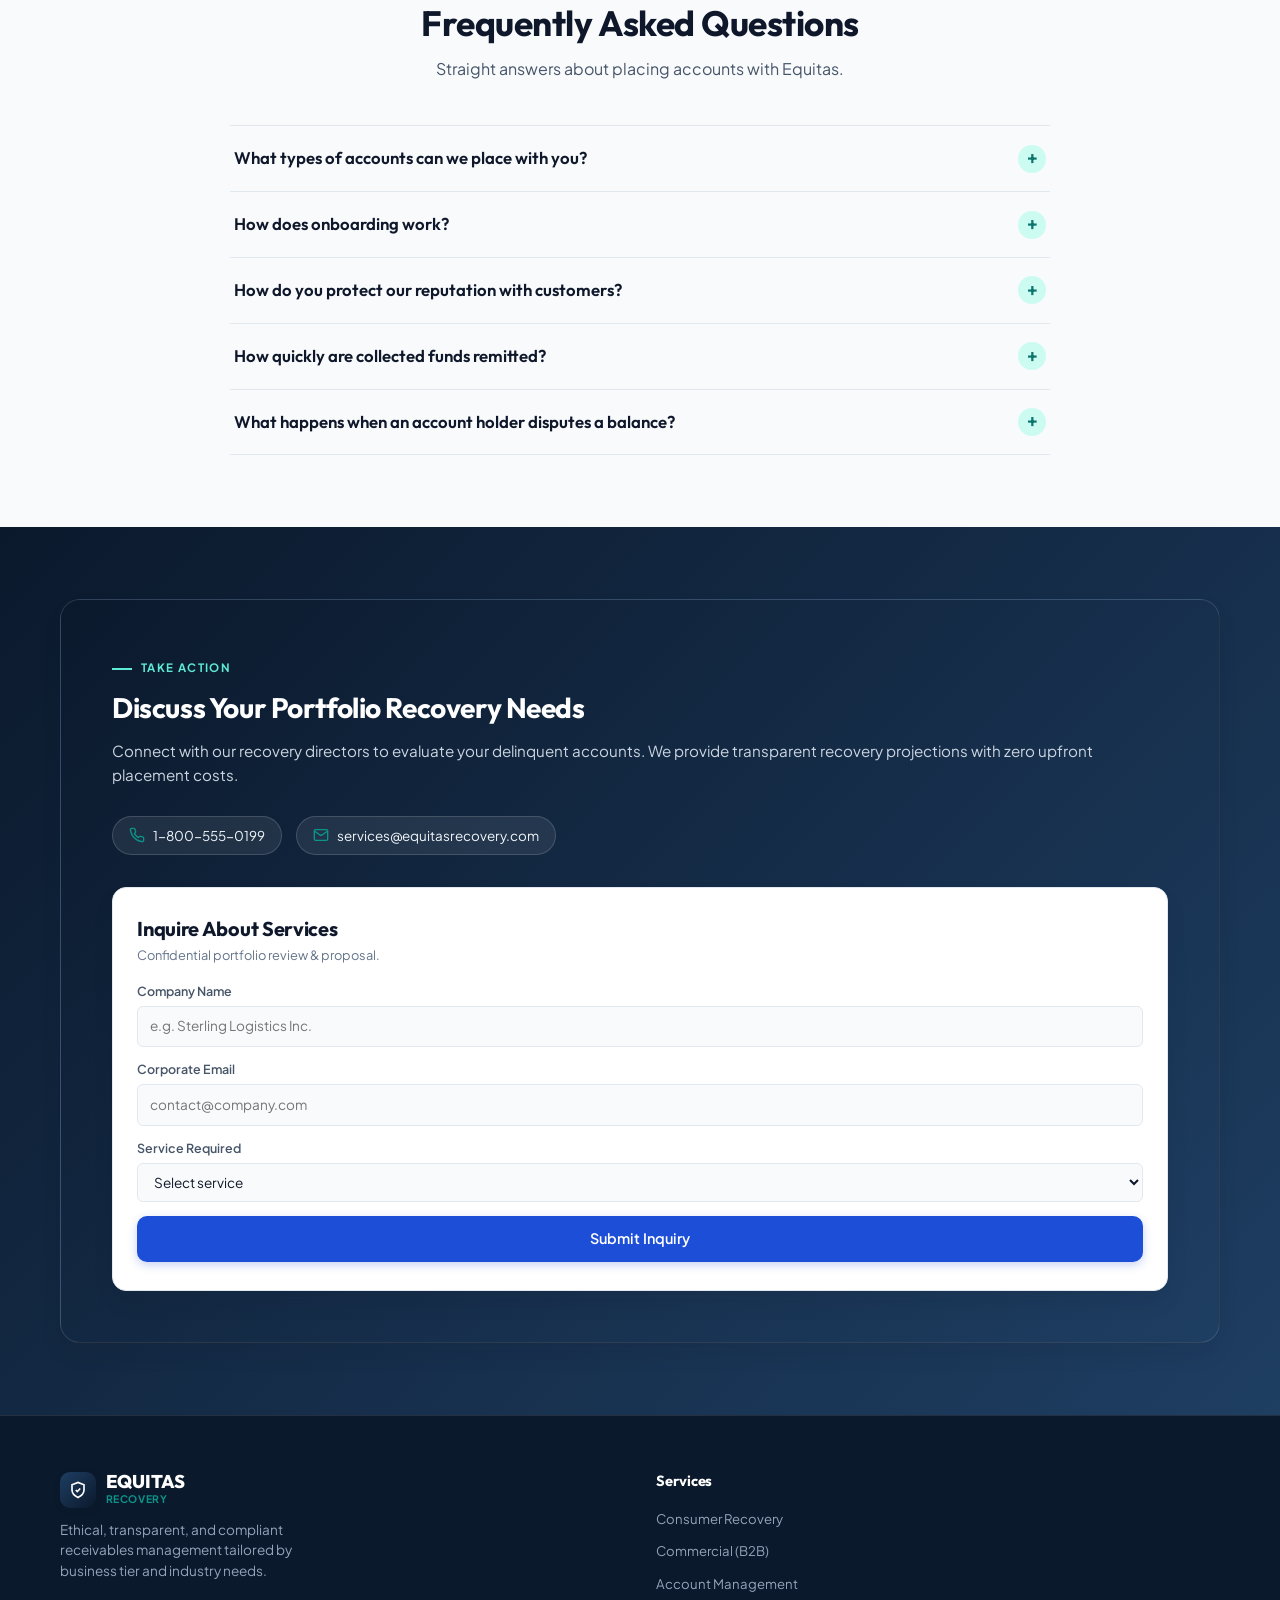
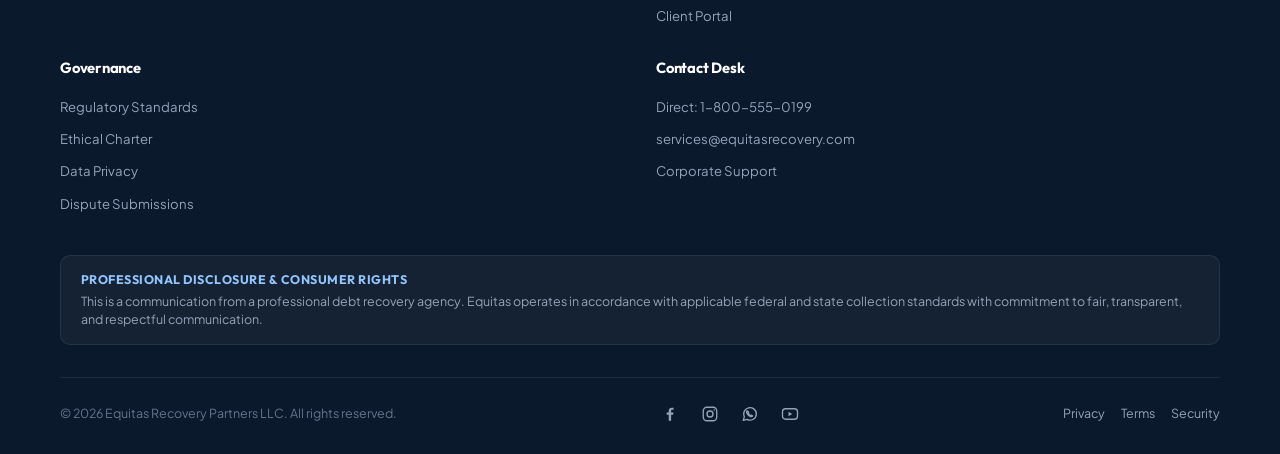
<file: services.html>
<!DOCTYPE html>
<html lang="en" dir="ltr" data-theme="light">
<head>
  <meta charset="UTF-8">
  <meta name="viewport" content="width=device-width, initial-scale=1.0">
  <title>Our Services | Equitas Recovery Partners</title>
  <link rel="icon" type="image/svg+xml" href="assets/images/equitas-mark.svg">
  <link rel="apple-touch-icon" href="assets/images/equitas-mark.svg">
  <meta name="description" content="Comprehensive, ethical debt recovery services for consumer and commercial accounts, featuring strict compliance and transparent case management.">
  
  <!-- Fonts -->
  <link rel="preconnect" href="https://fonts.googleapis.com">
  <link rel="preconnect" href="https://fonts.gstatic.com" crossorigin>
  <link href="https://fonts.googleapis.com/css2?family=Outfit:wght@600;700;800&family=Plus+Jakarta+Sans:wght@400;500;600;700&display=swap" rel="stylesheet">
  
  <!-- Main Stylesheet -->
  <link rel="stylesheet" href="assets/css/style.css">
</head>
<body>

  <!-- =========================================================================
       SHARED HEADER
       ========================================================================= -->
  <header class="site-header" id="mainHeader">
    <div class="container header-container">
      
      <!-- Brand Logo -->
      <a href="index.html" class="brand-logo" aria-label="Equitas Home">
        <div class="logo-symbol" aria-hidden="true">
          <svg width="20" height="20" viewBox="0 0 24 24" fill="none" stroke="currentColor" stroke-width="2.2" stroke-linecap="round" stroke-linejoin="round">
            <path d="M12 22s8-4 8-10V5l-8-3-8 3v7c0 6 8 10 8 10z"/>
            <path d="m9 12 2 2 4-4"/>
          </svg>
        </div>
        <div class="logo-text">
          <span class="logo-title">EQUITAS</span>
          <span class="logo-subtitle">Recovery</span>
        </div>
      </a>

      <!-- Desktop Nav -->
      <nav class="nav-desktop" aria-label="Main Navigation">
        <ul class="nav-links">
          <li class="nav-item">
            <a href="index.html" class="nav-link" id="homeDropdownBtn" aria-haspopup="true" aria-expanded="false">
              <span>Home</span>
              <svg width="12" height="12" viewBox="0 0 24 24" fill="none" stroke="currentColor" stroke-width="2.5" stroke-linecap="round" stroke-linejoin="round">
                <path d="m6 9 6 6 6-6"/>
              </svg>
            </a>
            <div class="nav-dropdown-menu">
              <a href="index.html" class="dropdown-item">
                <span>Home 1 (Corporate)</span>
              </a>
              <a href="home-2.html" class="dropdown-item">
                <span>Home 2 (Enterprise)</span>
              </a>
            </div>
          </li>
          <li class="nav-item"><a href="services.html" class="nav-link active">Services</a></li>
          <li class="nav-item"><a href="compliance.html" class="nav-link">Compliance</a></li>
          <li class="nav-item"><a href="pricing.html" class="nav-link">Pricing</a></li>
          <li class="nav-item"><a href="about.html" class="nav-link">About</a></li>
          <li class="nav-item"><a href="contact.html" class="nav-link">Contact</a></li>
          <li class="nav-item"><a href="dashboard.html" class="nav-link">Dashboard</a></li>
        </ul>
      </nav>

      <!-- Header Utilities -->
      <div class="header-actions">
        <button type="button" class="control-btn rtl-toggle-btn" aria-label="Toggle RTL/LTR" title="Toggle RTL/LTR">
          <span class="rtl-badge">RTL</span>
        </button>

        <button type="button" class="control-btn theme-toggle-btn" aria-label="Toggle theme" title="Toggle Theme">
          <svg width="18" height="18" viewBox="0 0 24 24" fill="none" stroke="currentColor" stroke-width="2" stroke-linecap="round" stroke-linejoin="round">
            <path d="M12 3a6 6 0 0 0 9 9 9 9 0 1 1-9-9Z"/>
          </svg>
        </button>

        <a href="login.html" class="btn btn-secondary btn-sm" id="clientPortalBtn">
          <span>Sign In</span>
        </a>

        <a href="contact.html#consultFormSection" class="btn btn-primary btn-sm" id="headerInquiryBtn">
          <span>Book Now</span>
        </a>

        <button type="button" class="hamburger-btn" aria-label="Open menu" aria-expanded="false" aria-controls="mobileNavDrawer">
          <span></span>
          <span></span>
          <span></span>
        </button>
      </div>

    </div>
  </header>

  <!-- Mobile Drawer -->
  <div class="mobile-nav-overlay" id="mobileNavOverlay" aria-hidden="true"></div>
  <div class="mobile-nav-drawer" id="mobileNavDrawer" role="dialog" aria-modal="true" aria-label="Mobile Menu">
    <div class="drawer-header">
      <div class="brand-logo">
        <div class="logo-symbol" aria-hidden="true">
          <svg width="18" height="18" viewBox="0 0 24 24" fill="none" stroke="currentColor" stroke-width="2.2">
            <path d="M12 22s8-4 8-10V5l-8-3-8 3v7c0 6 8 10 8 10z"/>
            <path d="m9 12 2 2 4-4"/>
          </svg>
        </div>
        <div class="logo-text">
          <span class="logo-title">EQUITAS</span>
        </div>
      </div>
      <button type="button" class="drawer-close-btn" aria-label="Close menu">
        <svg width="18" height="18" viewBox="0 0 24 24" fill="none" stroke="currentColor" stroke-width="2.5" stroke-linecap="round" stroke-linejoin="round">
          <line x1="18" y1="6" x2="6" y2="18"/>
          <line x1="6" y1="6" x2="18" y2="18"/>
        </svg>
      </button>
    </div>

    <div class="drawer-links">
      <div class="drawer-home-group">
        <button type="button" class="drawer-link drawer-home-toggle" aria-controls="drawerHomeMenu" aria-expanded="false">
          <span>Home</span>
          <svg viewBox="0 0 24 24" fill="none" stroke="currentColor" stroke-width="2" aria-hidden="true"><path d="m7 10 5 5 5-5"/></svg>
        </button>
        <div class="drawer-home-menu" id="drawerHomeMenu" hidden>
          <a href="index.html" class="drawer-link" data-home-page="index.html">Home 1 (Corporate)</a>
          <a href="home-2.html" class="drawer-link" data-home-page="home-2.html">Home 2 (Enterprise)</a>
        </div>
      </div>
      <a href="services.html" class="drawer-link active">Services</a>
      <a href="compliance.html" class="drawer-link">Compliance &amp; Licensing</a>
      <a href="pricing.html" class="drawer-link">Pricing &amp; Plans</a>
      <a href="about.html" class="drawer-link">About Us</a>
      <a href="contact.html" class="drawer-link">Contact</a>
      <a href="dashboard.html" class="drawer-link">Dashboard</a>
    </div>

    <div class="drawer-actions">
      <div class="drawer-controls-row">
        <button type="button" class="control-btn theme-toggle-btn" aria-label="Toggle theme in drawer" style="width: 48%; height: 38px;">
          <span>Theme</span>
        </button>
        <button type="button" class="control-btn rtl-toggle-btn" aria-label="Toggle RTL in drawer" style="width: 48%; height: 38px;">
          <span>RTL</span>
        </button>
      </div>
      <a href="login.html" class="btn btn-secondary btn-block">Sign In</a>
      <a href="contact.html#consultFormSection" class="btn btn-primary btn-block">Book Now</a>
    </div>
  </div>

  <main id="mainContent">

    <!-- =========================================================================
         SECTION 1: SERVICES HERO
         ========================================================================= -->
    <section class="inner-hero services-hero" id="servicesHero" aria-labelledby="servHeroHeadline">
      <div class="container">
        <div class="inner-hero-content">
          <nav class="page-breadcrumb" aria-label="Breadcrumb">
            <a href="index.html">Home</a>
            <span class="breadcrumb-sep" aria-hidden="true">/</span>
            <span aria-current="page">Services</span>
          </nav>

          <h1 class="hero-title" id="servHeroHeadline">
            Ethical Receivables &amp; <span class="highlight-text">Debt Recovery</span>
          </h1>

          <p class="hero-description">
            Structured recovery programs that accelerate cash flow, resolve accounts with integrity, and protect your organization’s reputation.
          </p>

          <div class="hero-cta-group">
            <a href="#contact" class="btn btn-teal">
              <span>Schedule Consultation</span>
              <svg width="16" height="16" viewBox="0 0 24 24" fill="none" stroke="currentColor" stroke-width="2" stroke-linecap="round" stroke-linejoin="round" aria-hidden="true">
                <line x1="5" y1="12" x2="19" y2="12"/>
                <polyline points="12 5 19 12 12 19"/>
              </svg>
            </a>
          </div>
        </div>
      </div>
    </section>

    <!-- =========================================================================
         IN-PAGE NAVIGATION
         ========================================================================= -->
    <nav class="anchor-nav" aria-label="On this page">
      <div class="container anchor-nav-inner">
        <a href="#consumer">Consumer Recovery</a>
        <a href="#commercial">Commercial Recovery</a>
        <a href="#industries">Industries</a>
        <a href="#engagement">Engagement Models</a>
        <a href="#management">Recovery Process</a>
        <a href="#technology">Client Portal</a>
        <a href="#faq">FAQ</a>
      </div>
    </nav>

    <!-- =========================================================================
         SECTION 2: PROGRAM HIGHLIGHTS BAND
         ========================================================================= -->
    <section class="band-dark" aria-label="Program highlights">
      <div class="container">
        <div class="stat-band">
          <div class="stat-item">
            <span class="stat-value">$0</span>
            <span class="stat-label">Upfront placement cost on contingency plans</span>
          </div>
          <div class="stat-item">
            <span class="stat-value">100%</span>
            <span class="stat-label">Consumer calls recorded for quality assurance</span>
          </div>
          <div class="stat-item">
            <span class="stat-value">30-Day</span>
            <span class="stat-label">Written validation window on every placement</span>
          </div>
          <div class="stat-item">
            <span class="stat-value">24/7</span>
            <span class="stat-label">Client portal access to case status and reports</span>
          </div>
        </div>
      </div>
    </section>

    <!-- =========================================================================
         SECTION 3: CONSUMER DEBT RECOVERY
         ========================================================================= -->
    <section class="section-wrapper" id="consumer" aria-labelledby="consumerHeadline">
      <div class="container">
        <div class="editorial-split">

          <div class="editorial-intro">
            <span class="section-tag">B2C Portfolios</span>
            <h2 id="consumerHeadline">Consumer Debt Recovery</h2>
            <p>Respectful, dialogue-driven mediation for consumer credit portfolios, focused on sustainable resolution rather than pressure. Every contact is documented, compliant, and aimed at an arrangement the account holder can keep.</p>
            <a href="compliance.html#consumer-rights" class="text-link">
              <span>See our consumer protections</span>
              <svg width="16" height="16" viewBox="0 0 24 24" fill="none" stroke="currentColor" stroke-width="2" stroke-linecap="round" stroke-linejoin="round" aria-hidden="true"><line x1="5" y1="12" x2="19" y2="12"/><polyline points="12 5 19 12 12 19"/></svg>
            </a>
          </div>

          <div class="detail-rows">

            <div class="detail-row">
              <div class="icon-box icon-box-teal" aria-hidden="true">
                <svg width="22" height="22" viewBox="0 0 24 24" fill="none" stroke="currentColor" stroke-width="2" stroke-linecap="round" stroke-linejoin="round"><path d="M16 21v-2a4 4 0 0 0-4-4H6a4 4 0 0 0-4 4v2"/><circle cx="9" cy="7" r="4"/><path d="M22 21v-2a4 4 0 0 0-3-3.87"/></svg>
              </div>
              <div>
                <h3>Hardship Evaluation &amp; Payment Plans</h3>
                <p>We work empathetically with account holders to evaluate real financial hardship and structure realistic monthly repayment terms that reduce the risk of repeat default.</p>
                <div class="chip-row">
                  <span class="chip">Custom installment scheduling</span>
                  <span class="chip">Automated reminder notices</span>
                  <span class="chip">Reduced secondary defaults</span>
                </div>
              </div>
            </div>

            <div class="detail-row">
              <div class="icon-box icon-box-teal" aria-hidden="true">
                <svg width="22" height="22" viewBox="0 0 24 24" fill="none" stroke="currentColor" stroke-width="2" stroke-linecap="round" stroke-linejoin="round"><path d="M21 15a2 2 0 0 1-2 2H7l-4 4V5a2 2 0 0 1 2-2h14a2 2 0 0 1 2 2z"/></svg>
              </div>
              <div>
                <h3>Compliant Multi-Channel Outreach</h3>
                <p>Consumer communications follow legal calling windows, formal written validation notices, and privacy requirements across phone, mail, and secure electronic channels.</p>
                <div class="chip-row">
                  <span class="chip">FDCPA &amp; TCPA compliant contacting</span>
                  <span class="chip">Recorded calls</span>
                  <span class="chip">Plain-language disclosures</span>
                </div>
              </div>
            </div>

            <div class="detail-row">
              <div class="icon-box icon-box-teal" aria-hidden="true">
                <svg width="22" height="22" viewBox="0 0 24 24" fill="none" stroke="currentColor" stroke-width="2" stroke-linecap="round" stroke-linejoin="round"><path d="M14 2H6a2 2 0 0 0-2 2v16a2 2 0 0 0 2 2h12a2 2 0 0 0 2-2V8z"/><polyline points="14 2 14 8 20 8"/></svg>
              </div>
              <div>
                <h3>Dispute Review &amp; Ledger Verification</h3>
                <p>Prompt investigation and a documented response to any balance dispute, so account holders and clients both see a clear, itemized record.</p>
                <div class="chip-row">
                  <span class="chip">Itemized statement verification</span>
                  <span class="chip">Dedicated dispute team</span>
                  <span class="chip">Paid-in-full clearance certificates</span>
                </div>
              </div>
            </div>

          </div>
        </div>
      </div>
    </section>

    <!-- =========================================================================
         SECTION 4: COMMERCIAL DEBT RECOVERY
         ========================================================================= -->
    <section class="section-wrapper" id="commercial" style="background-color: var(--bg-surface); border-top: 1px solid var(--border-color); border-bottom: 1px solid var(--border-color);" aria-labelledby="commercialHeadline">
      <div class="container">

        <div class="commercial-service-grid">

          <div class="commercial-content">
            <span class="section-tag">B2B Commercial</span>
            <h2 id="commercialHeadline">Commercial Debt Recovery</h2>
            <p style="color: var(--text-secondary); margin-bottom: 1.5rem;">
              Recovering capital on delinquent commercial invoices, contract defaults, and supplier accounts while preserving vital business partnerships.
            </p>

            <ul class="check-list">
              <li>
                <svg width="18" height="18" viewBox="0 0 24 24" fill="none" stroke="currentColor" stroke-width="2.5" stroke-linecap="round" stroke-linejoin="round" aria-hidden="true"><polyline points="20 6 9 17 4 12"/></svg>
                <span><strong>Executive-Level Mediation</strong>Senior directors negotiate directly with corporate finance executives to reach pragmatic settlement agreements.</span>
              </li>
              <li>
                <svg width="18" height="18" viewBox="0 0 24 24" fill="none" stroke="currentColor" stroke-width="2.5" stroke-linecap="round" stroke-linejoin="round" aria-hidden="true"><polyline points="20 6 9 17 4 12"/></svg>
                <span><strong>Contract &amp; Ledger Audit</strong>Verification of purchase agreements, shipping manifests, and disputed terms to build an indisputable claim.</span>
              </li>
              <li>
                <svg width="18" height="18" viewBox="0 0 24 24" fill="none" stroke="currentColor" stroke-width="2.5" stroke-linecap="round" stroke-linejoin="round" aria-hidden="true"><polyline points="20 6 9 17 4 12"/></svg>
                <span><strong>Promissory Workout Agreements</strong>Legally enforceable settlement contracts with structured payment timetables to guarantee capital return.</span>
              </li>
              <li>
                <svg width="18" height="18" viewBox="0 0 24 24" fill="none" stroke="currentColor" stroke-width="2.5" stroke-linecap="round" stroke-linejoin="round" aria-hidden="true"><polyline points="20 6 9 17 4 12"/></svg>
                <span><strong>Relationship Preservation</strong>Tone and sequencing are set with you, so a recovered invoice does not cost you a long-term vendor or customer.</span>
              </li>
            </ul>
          </div>

          <div class="commercial-media">
            <div class="reporting-media-frame">
              <img src="assets/images/services-b2b.jpg" alt="Commercial executives in a professional agreement meeting reviewing receivable settlement terms." width="1280" height="960" loading="lazy">
            </div>
          </div>

        </div>
      </div>
    </section>

    <!-- =========================================================================
         SECTION 5: INDUSTRIES SERVED
         ========================================================================= -->
    <section class="section-wrapper" id="industries" aria-labelledby="industriesHeadline">
      <div class="container">

        <div class="section-header">
          <span class="section-tag">Sector Experience</span>
          <h2 id="industriesHeadline">Industries We Serve</h2>
          <p>Recovery scripts, notices, and privacy controls are adjusted to the way each sector bills, contracts, and communicates.</p>
        </div>

        <div class="index-list">
          <div class="index-item">
            <span class="index-num">01</span>
            <div>
              <h3>Healthcare &amp; Medical Billing</h3>
              <p>HIPAA-aware handling, patient-sensitive scripting, and hardship screening before any payment discussion.</p>
            </div>
          </div>
          <div class="index-item">
            <span class="index-num">02</span>
            <div>
              <h3>Utilities &amp; Telecom</h3>
              <p>High-volume, low-balance portfolios managed with automated reminders and reconciled final-bill disputes.</p>
            </div>
          </div>
          <div class="index-item">
            <span class="index-num">03</span>
            <div>
              <h3>Financial Services</h3>
              <p>Documentation-heavy accounts with GLBA privacy controls and audit-ready case histories.</p>
            </div>
          </div>
          <div class="index-item">
            <span class="index-num">04</span>
            <div>
              <h3>Property &amp; Rental Management</h3>
              <p>Former-tenant balances and deposit reconciliations resolved with clear itemization.</p>
            </div>
          </div>
          <div class="index-item">
            <span class="index-num">05</span>
            <div>
              <h3>Manufacturing &amp; Wholesale</h3>
              <p>Trade receivables and supplier invoices recovered through executive-level negotiation.</p>
            </div>
          </div>
          <div class="index-item">
            <span class="index-num">06</span>
            <div>
              <h3>Education &amp; Professional Services</h3>
              <p>Tuition, membership, and retainer balances handled with a courteous, relationship-first approach.</p>
            </div>
          </div>
        </div>

      </div>
    </section>

    <!-- =========================================================================
         SECTION 6: ENGAGEMENT MODELS (COMPARISON TABLE)
         ========================================================================= -->
    <section class="section-wrapper" id="engagement" style="background-color: var(--bg-subtle); border-top: 1px solid var(--border-color); border-bottom: 1px solid var(--border-color);" aria-labelledby="engagementHeadline">
      <div class="container">

        <div class="section-header">
          <span class="section-tag">Engagement Models</span>
          <h2 id="engagementHeadline">Choose the Right Recovery Program</h2>
          <p>Compare how each service is placed, priced, and reported. Final rates are confirmed during your portfolio review.</p>
        </div>

        <div class="table-wrap">
          <table class="data-table">
            <caption class="sr-only" style="position:absolute;width:1px;height:1px;overflow:hidden;clip:rect(0 0 0 0);">Comparison of Equitas recovery programs</caption>
            <thead>
              <tr>
                <th scope="col">Program</th>
                <th scope="col">Best for</th>
                <th scope="col">Placement</th>
                <th scope="col">Fee model</th>
                <th scope="col">Reporting</th>
              </tr>
            </thead>
            <tbody>
              <tr>
                <th scope="row">Consumer Recovery</th>
                <td>Consumer credit, utilities, healthcare, and rental balances</td>
                <td>Single or batch file placement</td>
                <td><span class="table-badge">Contingency</span></td>
                <td>Portal dashboard, monthly remittance statements</td>
              </tr>
              <tr>
                <th scope="row">Commercial Recovery</th>
                <td>Overdue B2B invoices and contract defaults</td>
                <td>Invoice and contract packet review</td>
                <td><span class="table-badge">Contingency</span></td>
                <td>Executive status notes, settlement documentation</td>
              </tr>
              <tr>
                <th scope="row">Account &amp; Ledger Care</th>
                <td>Accounts 30–60 days past due, high-volume portfolios</td>
                <td>Scheduled recurring batches</td>
                <td><span class="table-badge">Flat fee per file</span></td>
                <td>Real-time dashboard tracking and reconciliation</td>
              </tr>
              <tr>
                <th scope="row">Enterprise Program</th>
                <td>Institutions with recurring monthly placements</td>
                <td>Secure file transfer or integration</td>
                <td><span class="table-badge">Negotiated</span></td>
                <td>Dedicated SLA, custom reports, audit exports</td>
              </tr>
            </tbody>
          </table>
        </div>

        <p style="text-align:center; margin-top: 1.25rem; font-size: 0.88rem;">
          Looking for rate details? <a href="pricing.html" class="text-link">View pricing &amp; plans</a>
        </p>

      </div>
    </section>

    <!-- =========================================================================
         SECTION 7: ACCOUNT MANAGEMENT & RECOVERY PROCESS (TIMELINE)
         ========================================================================= -->
    <section class="section-wrapper" id="management" aria-labelledby="managementHeadline">
      <div class="container">

        <div class="section-header">
          <span class="section-tag">Lifecycle &amp; Workflow</span>
          <h2 id="managementHeadline">Account Management &amp; Recovery Process</h2>
          <p>A transparent, structured workflow ensuring complete auditability and prompt fund disbursement.</p>
        </div>

        <ol class="timeline" style="list-style: none;">

          <li class="timeline-step">
            <span class="timeline-node" aria-hidden="true">1</span>
            <div>
              <h3>Data Scrub &amp; Ingestion</h3>
              <p>Secure encrypted file transfer, balance validation, and compliance scrubbing before any call is placed or notice mailed.</p>
              <span class="timeline-meta">Onboarding</span>
            </div>
          </li>

          <li class="timeline-step">
            <span class="timeline-node" aria-hidden="true">2</span>
            <div>
              <h3>Respectful Outreach</h3>
              <p>Multi-channel contact and written notifications that give clear payment and hardship mediation options.</p>
              <span class="timeline-meta">Engagement</span>
            </div>
          </li>

          <li class="timeline-step">
            <span class="timeline-node" aria-hidden="true">3</span>
            <div>
              <h3>Settlement Structuring</h3>
              <p>Formal repayment agreements or full-balance settlements documented with zero hidden fees or inflated charges.</p>
              <span class="timeline-meta">Resolution</span>
            </div>
          </li>

          <li class="timeline-step">
            <span class="timeline-node" aria-hidden="true">4</span>
            <div>
              <h3>Disbursement &amp; Closure</h3>
              <p>Prompt electronic remittance of collected funds to your business, with paid release certificates issued to debtors.</p>
              <span class="timeline-meta">Remittance</span>
            </div>
          </li>

        </ol>
      </div>
    </section>

    <!-- =========================================================================
         SECTION 8: CLIENT PORTAL & REPORTING
         ========================================================================= -->
    <section class="section-wrapper" id="technology" style="background-color: var(--bg-surface); border-top: 1px solid var(--border-color); border-bottom: 1px solid var(--border-color);" aria-labelledby="technologyHeadline">
      <div class="container">

        <div class="commercial-service-grid">

          <div class="commercial-media">
            <div class="reporting-media-frame">
              <img src="assets/images/home2-reporting.jpg" alt="Financial operations specialist reviewing case recovery charts and settlement reports." width="1280" height="960" loading="lazy">
            </div>
          </div>

          <div class="commercial-content">
            <span class="section-tag">Client Portal</span>
            <h2 id="technologyHeadline">Visibility Into Every Placed Account</h2>
            <p style="color: var(--text-secondary); margin-bottom: 1.5rem;">
              Your team sees what we see. The secure client portal keeps placement status, payments, and documentation in one place, so nothing depends on email chains or status calls.
            </p>

            <ul class="check-list">
              <li>
                <svg width="18" height="18" viewBox="0 0 24 24" fill="none" stroke="currentColor" stroke-width="2.5" stroke-linecap="round" stroke-linejoin="round" aria-hidden="true"><polyline points="20 6 9 17 4 12"/></svg>
                <span><strong>Live case status</strong>Track contact attempts, disputes, and arrangements as they happen.</span>
              </li>
              <li>
                <svg width="18" height="18" viewBox="0 0 24 24" fill="none" stroke="currentColor" stroke-width="2.5" stroke-linecap="round" stroke-linejoin="round" aria-hidden="true"><polyline points="20 6 9 17 4 12"/></svg>
                <span><strong>Remittance &amp; reconciliation</strong>Itemized statements that match collected funds to each ledger line.</span>
              </li>
              <li>
                <svg width="18" height="18" viewBox="0 0 24 24" fill="none" stroke="currentColor" stroke-width="2.5" stroke-linecap="round" stroke-linejoin="round" aria-hidden="true"><polyline points="20 6 9 17 4 12"/></svg>
                <span><strong>Audit-ready exports</strong>Download documentation and activity logs whenever your auditors ask.</span>
              </li>
            </ul>

            <a href="dashboard.html" class="text-link" style="margin-top: 1.25rem;">
              <span>Preview the dashboard</span>
              <svg width="16" height="16" viewBox="0 0 24 24" fill="none" stroke="currentColor" stroke-width="2" stroke-linecap="round" stroke-linejoin="round" aria-hidden="true"><line x1="5" y1="12" x2="19" y2="12"/><polyline points="12 5 19 12 12 19"/></svg>
            </a>
          </div>

        </div>
      </div>
    </section>

    <!-- =========================================================================
         SECTION 9: FAQ
         ========================================================================= -->
    <section class="section-wrapper" id="faq" aria-labelledby="faqHeadline">
      <div class="container">

        <div class="section-header">
          <span class="section-tag">Common Questions</span>
          <h2 id="faqHeadline">Frequently Asked Questions</h2>
          <p>Straight answers about placing accounts with Equitas.</p>
        </div>

        <div class="faq-accordion">
          <details>
            <summary>What types of accounts can we place with you?</summary>
            <div class="faq-body"><p>We accept consumer and commercial receivables, including utilities, healthcare, rental, trade invoices, and contract defaults. Early-stage accounts that are 30–60 days past due can also be enrolled in Account &amp; Ledger Care.</p></div>
          </details>
          <details>
            <summary>How does onboarding work?</summary>
            <div class="faq-body"><p>After a confidential portfolio review, you send placement files through an encrypted transfer. We scrub the data for compliance, validate balances, and confirm the outreach plan with you before any contact begins.</p></div>
          </details>
          <details>
            <summary>How do you protect our reputation with customers?</summary>
            <div class="faq-body"><p>Scripts and notices are written in plain language, calls are recorded, and prohibited tactics are not used. Tone and sequencing for sensitive accounts are agreed with you in advance.</p></div>
          </details>
          <details>
            <summary>How quickly are collected funds remitted?</summary>
            <div class="faq-body"><p>Collected funds are remitted electronically on the schedule set in your agreement, with an itemized statement that reconciles each payment to the account ledger.</p></div>
          </details>
          <details>
            <summary>What happens when an account holder disputes a balance?</summary>
            <div class="faq-body"><p>Collection on the disputed portion is paused while our compliance team verifies documentation with you. The account holder receives written verification, and the result is recorded in your portal. <a href="compliance.html#dispute-process" class="text-link">Read the dispute process</a>.</p></div>
          </details>
        </div>

      </div>
    </section>

    <!-- =========================================================================
         SECTION 5: CONSULTATION CTA
         ========================================================================= -->
    <section class="section-wrapper cta-section" id="contact" aria-labelledby="ctaHeadline">
      <div class="container">
        <div class="cta-container-card">
          <div class="cta-content-grid">
            
            <div class="cta-text-side">
              <span class="cta-eyebrow">Take Action</span>
              <h2 id="ctaHeadline">Discuss Your Portfolio Recovery Needs</h2>
              <p>
                Connect with our recovery directors to evaluate your delinquent accounts. We provide transparent recovery projections with zero upfront placement costs.
              </p>

              <div class="cta-contact-pills">
                <div class="contact-pill-item">
                  <svg width="16" height="16" viewBox="0 0 24 24" fill="none" stroke="currentColor" stroke-width="2" stroke-linecap="round" stroke-linejoin="round" aria-hidden="true">
                    <path d="M22 16.92v3a2 2 0 0 1-2.18 2 19.79 19.79 0 0 1-8.63-3.07 19.5 19.5 0 0 1-6-6 19.79 19.79 0 0 1-3.07-8.67A2 2 0 0 1 4.11 2h3a2 2 0 0 1 2 1.72 12.84 12.84 0 0 0 .7 2.81 2 2 0 0 1-.45 2.11L8.09 9.91a16 16 0 0 0 6 6l1.27-1.27a2 2 0 0 1 2.11-.45 12.84 12.84 0 0 0 2.81.7A2 2 0 0 1 22 16.92z"/>
                  </svg>
                  <span>1-800-555-0199</span>
                </div>
                <div class="contact-pill-item">
                  <svg width="16" height="16" viewBox="0 0 24 24" fill="none" stroke="currentColor" stroke-width="2" stroke-linecap="round" stroke-linejoin="round" aria-hidden="true">
                    <path d="M4 4h16c1.1 0 2 .9 2 2v12c0 1.1-.9 2-2 2H4c-1.1 0-2-.9-2-2V6c0-1.1.9-2 2-2z"/>
                    <polyline points="22,6 12,13 2,6"/>
                  </svg>
                  <span>services@equitasrecovery.com</span>
                </div>
              </div>
            </div>

            <div class="cta-form-box">
              <h3>Inquire About Services</h3>
              <p class="form-subtitle">Confidential portfolio review &amp; proposal.</p>

              <form class="cta-quick-form" id="consultationForm">
                <div class="form-group">
                  <label for="orgName" class="form-label">Company Name</label>
                  <input type="text" id="orgName" class="form-input" placeholder="e.g. Sterling Logistics Inc." required>
                </div>

                <div class="form-group">
                  <label for="contactEmail" class="form-label">Corporate Email</label>
                  <input type="email" id="contactEmail" class="form-input" placeholder="contact@company.com" required>
                </div>

                <div class="form-group">
                  <label for="recoveryType" class="form-label">Service Required</label>
                  <select id="recoveryType" class="form-select" required>
                    <option value="" disabled selected>Select service</option>
                    <option value="commercial">Commercial (B2B) Recovery</option>
                    <option value="consumer">Consumer (B2C) Recovery</option>
                    <option value="management">Account &amp; Ledger Care</option>
                  </select>
                </div>

                <div class="form-status-msg" role="status"></div>

                <button type="submit" class="btn btn-primary btn-block">
                  <span>Submit Inquiry</span>
                </button>
              </form>
            </div>

          </div>
        </div>
      </div>
    </section>

  </main>

  <!-- =========================================================================
       SHARED FOOTER
       ========================================================================= -->
  <footer class="site-footer">
    <div class="container">
      
      <div class="footer-main-grid">
        <div class="footer-brand-col">
          <a href="index.html" class="brand-logo" aria-label="Equitas Recovery homepage">
            <div class="logo-symbol" aria-hidden="true">
              <svg width="18" height="18" viewBox="0 0 24 24" fill="none" stroke="currentColor" stroke-width="2.2">
                <path d="M12 22s8-4 8-10V5l-8-3-8 3v7c0 6 8 10 8 10z"/>
                <path d="m9 12 2 2 4-4"/>
              </svg>
            </div>
            <div class="logo-text">
              <span class="logo-title">EQUITAS</span>
              <span class="logo-subtitle">Recovery</span>
            </div>
          </a>
          <p>
            Ethical, transparent, and compliant receivables management tailored by business tier and industry needs.
          </p>
        </div>

        <div class="footer-col">
          <h4>Services</h4>
          <ul class="footer-links">
            <li><a href="#consumer">Consumer Recovery</a></li>
            <li><a href="#commercial">Commercial (B2B)</a></li>
            <li><a href="#management">Account Management</a></li>
            <li><a href="#technology">Client Portal</a></li>
          </ul>
        </div>

        <div class="footer-col">
          <h4>Governance</h4>
          <ul class="footer-links">
            <li><a href="index.html#compliance">Regulatory Standards</a></li>
            <li><a href="index.html#approach">Ethical Charter</a></li>
            <li><a href="index.html#compliance">Data Privacy</a></li>
            <li><a href="#contact">Dispute Submissions</a></li>
          </ul>
        </div>

        <div class="footer-col">
          <h4>Contact Desk</h4>
          <ul class="footer-links">
            <li><a href="#contact">Direct: 1-800-555-0199</a></li>
            <li><a href="#contact">services@equitasrecovery.com</a></li>
            <li><a href="#contact">Corporate Support</a></li>
          </ul>
        </div>
      </div>

      <div class="footer-compliance-banner">
        <h5>Professional Disclosure &amp; Consumer Rights</h5>
        <p>
          This is a communication from a professional debt recovery agency. Equitas operates in accordance with applicable federal and state collection standards with commitment to fair, transparent, and respectful communication.
        </p>
      </div>

      <div class="footer-bottom-bar">
        <p>&copy; 2026 Equitas Recovery Partners LLC. All rights reserved.</p>
        <div class="footer-social-links" aria-label="Social media">
          <a href="https://www.facebook.com/" target="_blank" rel="noopener noreferrer" aria-label="Facebook"><svg viewBox="0 0 24 24" aria-hidden="true"><path d="M13.5 21v-8h2.7l.4-3.1h-3.1v-2c0-.9.3-1.5 1.6-1.5h1.7V3.6c-.3 0-1.3-.1-2.4-.1-2.4 0-4.1 1.5-4.1 4.2v2.3H7.5V13h2.8v8h3.2z"/></svg></a>
          <a href="https://www.instagram.com/" target="_blank" rel="noopener noreferrer" aria-label="Instagram"><svg viewBox="0 0 24 24" aria-hidden="true"><rect x="3" y="3" width="18" height="18" rx="5"/><circle cx="12" cy="12" r="4"/><circle cx="17.5" cy="6.5" r="1" class="social-icon-fill"/></svg></a>
          <a href="https://www.whatsapp.com/" target="_blank" rel="noopener noreferrer" aria-label="WhatsApp"><svg viewBox="0 0 24 24" aria-hidden="true"><path d="M20.5 11.7a8.5 8.5 0 0 1-12.6 7.4L3 20.5l1.4-4.7a8.5 8.5 0 1 1 16.1-4.1z"/><path d="M8.2 7.8c-.4.4-.7.9-.7 1.6 0 2 2.7 4.9 4.8 5.8.8.4 1.5.4 2.1.1l1-.8-2-1-.8.8c-1.1-.5-2.4-1.8-2.9-2.9l.7-.8-1-2-1.2.2z"/></svg></a>
          <a href="https://www.youtube.com/" target="_blank" rel="noopener noreferrer" aria-label="YouTube"><svg viewBox="0 0 24 24" aria-hidden="true"><rect x="2" y="5" width="20" height="14" rx="4"/><path d="m10 9 5 3-5 3z" class="social-icon-fill"/></svg></a>
        </div>
        <div class="footer-legal-links">
          <a href="#privacy">Privacy</a>
          <a href="#terms">Terms</a>
          <a href="compliance.html#security">Security</a>
        </div>
      </div>

    </div>
  </footer>

  <!-- Back To Top -->
  <button type="button" class="back-to-top-btn" id="backToTopBtn" aria-label="Back to top" title="Back to top">
    <svg width="18" height="18" viewBox="0 0 24 24" fill="none" stroke="currentColor" stroke-width="2.5" stroke-linecap="round" stroke-linejoin="round" aria-hidden="true">
      <path d="m18 15-6-6-6 6"/>
    </svg>
  </button>

  <script src="assets/js/main.js"></script>
</body>
</html>
</file>
<file: assets/css/style.css>
/* ==========================================================================
   EQUITAS RECOVERY PARTNERS — COMPLETE DESIGN SYSTEM & STYLESHEET
   Supports: Home 1, Home 2, Services Page
   Features: Light/Dark Mode, RTL/LTR, Tablet 2-Column, Mobile Stack
   ========================================================================== */

/* --- CSS Variables & Design Tokens --- */
:root {
  /* Color Palette - Light Mode */
  --bg-primary: #f8fafc;
  --bg-surface: #ffffff;
  --bg-surface-elevated: #ffffff;
  --bg-subtle: #f1f5f9;
  --bg-card-hover: #f8fafc;
  --bg-hero: linear-gradient(135deg, #0b192c 0%, #1e3e62 100%);
  --bg-dark-section: #0b192c;
  --bg-glass: rgba(255, 255, 255, 0.92);
  --border-glass: rgba(255, 255, 255, 0.2);

  --text-primary: #0f172a;
  --text-secondary: #475569;
  --text-muted: #64748b;
  --text-inverse: #ffffff;
  --text-inverse-muted: #94a3b8;

  --border-color: #e2e8f0;
  --border-color-subtle: #edf2f7;
  --border-hover: #cbd5e1;
  --border-focus: #2563eb;

  /* Brand Accents */
  --primary-50: #eff6ff;
  --primary-100: #dbeafe;
  --primary-500: #1e40af;
  --primary-600: #1d4ed8;
  --primary-700: #1e3a8a;
  --accent-teal: #0d9488;
  --accent-teal-light: #ccfbf1;
  --accent-teal-dark: #0f766e;

  /* Selected navigation item (high contrast) */
  --nav-active-bg: #1d4ed8;
  --nav-active-text: #ffffff;

  /* Status Colors */
  --success: #15803d;
  --success-bg: #dcfce7;
  --badge-bg: #e0f2fe;
  --badge-text: #0369a1;

  /* Shadows */
  --shadow-xs: 0 1px 2px 0 rgba(15, 23, 42, 0.05);
  --shadow-sm: 0 2px 4px 0 rgba(15, 23, 42, 0.05);
  --shadow-md: 0 4px 12px -2px rgba(15, 23, 42, 0.08);
  --shadow-lg: 0 12px 24px -4px rgba(15, 23, 42, 0.1);
  --shadow-card: 0 3px 14px -2px rgba(15, 23, 42, 0.05);
  --shadow-card-hover: 0 12px 24px -4px rgba(15, 23, 42, 0.1);

  /* Typography */
  --font-heading: 'Outfit', -apple-system, BlinkMacSystemFont, "Segoe UI", Roboto, sans-serif;
  --font-body: 'Plus Jakarta Sans', -apple-system, BlinkMacSystemFont, "Segoe UI", Roboto, sans-serif;

  /* Layout */
  --container-max-width: 1200px;
  --container-padding: 1.25rem;
  --section-padding-y: 4.5rem;
  --header-height: 72px;

  /* Transitions & Radii */
  --transition-fast: 0.15s ease;
  --transition-normal: 0.25s ease;
  --transition-smooth: 0.3s cubic-bezier(0.16, 1, 0.3, 1);
  --radius-sm: 6px;
  --radius-md: 10px;
  --radius-lg: 14px;
  --radius-xl: 20px;
  --radius-full: 9999px;
}

/* --- Dark Mode Theme Overrides --- */
[data-theme="dark"] {
  --bg-primary: #090e17;
  --bg-surface: #111a28;
  --bg-surface-elevated: #182335;
  --bg-subtle: #152030;
  --bg-card-hover: #19273c;
  --bg-hero: linear-gradient(135deg, #050b14 0%, #0f1c2e 100%);
  --bg-dark-section: #070c14;
  --bg-glass: rgba(17, 26, 40, 0.92);
  --border-glass: rgba(255, 255, 255, 0.08);

  --text-primary: #f1f5f9;
  --text-secondary: #cbd5e1;
  --text-muted: #94a3b8;
  --text-inverse: #090e17;
  --text-inverse-muted: #475569;

  --border-color: #1e2d42;
  --border-color-subtle: #162436;
  --border-hover: #334b6e;
  --border-focus: #3b82f6;

  --primary-50: #172554;
  --primary-100: #1e3a8a;
  --primary-500: #3b82f6;
  --primary-600: #60a5fa;
  --primary-700: #93c5fd;
  --accent-teal: #14b8a6;
  --accent-teal-light: #134e4a;
  --accent-teal-dark: #2dd4bf;

  --nav-active-bg: #2563eb;
  --nav-active-text: #ffffff;

  --badge-bg: #0c4a6e;
  --badge-text: #7dd3fc;

  --shadow-xs: 0 1px 2px 0 rgba(0, 0, 0, 0.3);
  --shadow-sm: 0 2px 4px 0 rgba(0, 0, 0, 0.4);
  --shadow-md: 0 4px 12px -2px rgba(0, 0, 0, 0.5);
  --shadow-lg: 0 12px 28px -4px rgba(0, 0, 0, 0.6);
  --shadow-card: 0 4px 16px -2px rgba(0, 0, 0, 0.4);
  --shadow-card-hover: 0 12px 28px -4px rgba(0, 0, 0, 0.6);
}

/* --- Base & Reset --- */
*, *::before, *::after {
  box-sizing: border-box;
  margin: 0;
  padding: 0;
}

html {
  font-size: 16px;
  scroll-behavior: smooth;
  -webkit-text-size-adjust: 100%;
  overflow-x: clip;
}

body {
  font-family: var(--font-body);
  font-size: 0.95rem;
  line-height: 1.6;
  color: var(--text-primary);
  background-color: var(--bg-primary);
  transition: background-color var(--transition-normal), color var(--transition-normal);
  overflow-x: clip;
  -webkit-font-smoothing: antialiased;
}

a:focus-visible,
button:focus-visible,
input:focus-visible,
select:focus-visible,
textarea:focus-visible {
  outline: 2px solid var(--border-focus);
  outline-offset: 2px;
}

img {
  max-width: 100%;
  height: auto;
  display: block;
}

a {
  color: inherit;
  text-decoration: none;
  transition: color var(--transition-fast);
}

button, input, select, textarea {
  font: inherit;
}

ul, ol {
  list-style: none;
}

/* Typography */
h1, h2, h3, h4, h5, h6 {
  font-family: var(--font-heading);
  color: var(--text-primary);
  font-weight: 700;
  line-height: 1.25;
  letter-spacing: -0.015em;
}

h1 { font-size: clamp(2rem, 3.5vw + 0.5rem, 3rem); }
h2 { font-size: clamp(1.6rem, 2.5vw + 0.3rem, 2.2rem); }
h3 { font-size: clamp(1.15rem, 1.2vw + 0.3rem, 1.35rem); }
h4 { font-size: 1.05rem; }

p {
  color: var(--text-secondary);
}

.container {
  width: 100%;
  max-width: var(--container-max-width);
  min-width: 0;
  margin-left: auto;
  margin-right: auto;
  padding-left: var(--container-padding);
  padding-right: var(--container-padding);
}

[class*="-grid"] > * {
  min-width: 0;
}

.section,
.section-wrapper {
  padding-top: var(--section-padding-y);
  padding-bottom: var(--section-padding-y);
}

.text-center {
  text-align: center;
}

.badge {
  display: inline-flex;
  align-items: center;
  justify-content: center;
  gap: 0.35rem;
  padding: 0.35rem 0.85rem;
  font-size: 0.75rem;
  font-weight: 700;
  letter-spacing: 0.04em;
  text-transform: uppercase;
  border-radius: var(--radius-full);
  margin-bottom: 0.85rem;
  width: fit-content;
  max-width: max-content;
}

.badge-accent {
  background-color: var(--badge-bg);
  color: var(--badge-text);
  border: 1px solid rgba(3, 105, 161, 0.2);
}

[data-theme="dark"] .badge-accent {
  background-color: var(--badge-bg);
  color: var(--badge-text);
  border-color: rgba(125, 211, 252, 0.25);
}

.section-header {
  text-align: center;
  max-width: 680px;
  margin: 0 auto 2.75rem auto;
}

.section-tag {
  display: inline-flex;
  align-items: center;
  max-width: 100%;
  padding: 0.3rem 0.75rem;
  background-color: var(--accent-teal-light);
  color: var(--accent-teal-dark);
  border: 1px solid rgba(13, 148, 136, 0.22);
  font-size: 0.72rem;
  font-weight: 700;
  letter-spacing: 0.05em;
  text-transform: uppercase;
  border-radius: var(--radius-full);
  margin-bottom: 0.75rem;
  line-height: 1.4;
  text-align: center;
}

[data-theme="dark"] .section-tag {
  background-color: rgba(20, 184, 166, 0.16);
  color: var(--accent-teal);
  border-color: rgba(20, 184, 166, 0.32);
}

.section-header h2 {
  margin-bottom: 0.65rem;
}

.section-header p,
.section-subtitle {
  font-size: 1rem;
  color: var(--text-secondary);
  max-width: 650px;
  margin-left: auto;
  margin-right: auto;
}

/* Buttons */
.btn {
  display: inline-flex;
  align-items: center;
  justify-content: center;
  gap: 0.45rem;
  height: 46px;
  padding: 0 1.35rem;
  font-size: 0.9rem;
  font-weight: 600;
  border-radius: var(--radius-md);
  border: 1px solid transparent;
  cursor: pointer;
  transition: all var(--transition-normal);
  text-align: center;
  white-space: nowrap;
}

.btn-primary {
  background-color: var(--primary-600);
  color: #ffffff;
  box-shadow: 0 3px 10px rgba(29, 78, 216, 0.25);
}

.btn-primary:hover {
  background-color: var(--primary-700);
  transform: translateY(-1px);
}

.btn-secondary {
  background-color: var(--bg-surface);
  color: var(--text-primary);
  border-color: var(--border-color);
}

.btn-secondary:hover {
  background-color: var(--bg-subtle);
  border-color: var(--border-hover);
  transform: translateY(-1px);
}

.btn-outline-white {
  background-color: transparent;
  color: #ffffff;
  border-color: rgba(255, 255, 255, 0.35);
}

.btn-outline-white:hover {
  background-color: rgba(255, 255, 255, 0.12);
  border-color: #ffffff;
  transform: translateY(-1px);
}

.btn-teal {
  background-color: var(--accent-teal);
  color: #ffffff;
}

.btn-teal:hover {
  background-color: var(--accent-teal-dark);
  transform: translateY(-1px);
}

.btn-sm {
  height: 38px;
  padding: 0 0.85rem;
  font-size: 0.825rem;
  border-radius: var(--radius-sm);
}

.btn-lg {
  height: 52px;
  padding: 0 1.5rem;
}

.site-header .header-actions > .btn {
  width: 104px;
}

.btn-block {
  width: 100%;
}

.icon-box {
  display: inline-flex;
  align-items: center;
  justify-content: center;
  width: 42px;
  height: 42px;
  border-radius: var(--radius-md);
  background-color: var(--primary-50);
  color: var(--primary-600);
  flex-shrink: 0;
}

[data-theme="dark"] .icon-box {
  background-color: var(--bg-subtle);
  color: var(--primary-500);
}

.icon-box-teal {
  background-color: var(--accent-teal-light);
  color: var(--accent-teal-dark);
}

[data-theme="dark"] .icon-box-teal {
  background-color: rgba(20, 184, 166, 0.15);
  color: var(--accent-teal);
}

/* ==========================================================================
   SHARED HEADER & NAVIGATION
   ========================================================================== */
.site-header {
  position: sticky;
  top: 0;
  z-index: 1000;
  height: var(--header-height);
  background-color: var(--bg-surface);
  border-bottom: 1px solid var(--border-color);
  display: flex;
  align-items: center;
  transition: background-color var(--transition-normal), border-color var(--transition-normal), box-shadow var(--transition-normal);
}

.site-header.is-scrolled {
  box-shadow: var(--shadow-sm);
  background-color: var(--bg-glass);
  backdrop-filter: blur(12px);
  -webkit-backdrop-filter: blur(12px);
}

.header-container {
  display: flex;
  align-items: center;
  justify-content: space-between;
  gap: 0.75rem;
  width: 100%;
}

.brand-logo {
  display: inline-flex;
  align-items: center;
  gap: 0.6rem;
  text-decoration: none;
  flex-shrink: 0;
}

.logo-symbol {
  width: 36px;
  height: 36px;
  background: linear-gradient(135deg, #1e3e62 0%, #0b192c 100%);
  color: #ffffff;
  border-radius: var(--radius-md);
  display: flex;
  align-items: center;
  justify-content: center;
  box-shadow: 0 2px 6px rgba(11, 25, 44, 0.2);
}

.logo-text {
  display: flex;
  flex-direction: column;
}

.logo-title {
  font-family: var(--font-heading);
  font-size: 1.15rem;
  font-weight: 800;
  color: var(--text-primary);
  line-height: 1.05;
  letter-spacing: -0.01em;
}

.logo-subtitle {
  font-size: 0.65rem;
  font-weight: 700;
  letter-spacing: 0.06em;
  text-transform: uppercase;
  color: var(--accent-teal);
}

.nav-desktop {
  display: flex;
  align-items: center;
  flex: 1;
  justify-content: center;
  min-width: 0;
}

.nav-links {
  display: flex;
  align-items: center;
  gap: 0.15rem;
  flex-wrap: nowrap;
}

.nav-item {
  position: relative;
}

.nav-link {
  display: inline-flex;
  align-items: center;
  gap: 0.25rem;
  padding: 0.4rem 0.6rem;
  font-size: 0.875rem;
  font-weight: 600;
  color: var(--text-secondary);
  border-radius: var(--radius-sm);
  transition: all var(--transition-fast);
  white-space: nowrap;
}

.nav-link:hover {
  color: var(--primary-600);
  background-color: var(--bg-subtle);
}

/* Selected menu item: solid fill + white text for strong contrast (WCAG AA+) */
.nav-link.active,
.nav-link.active:hover {
  color: var(--nav-active-text);
  background-color: var(--nav-active-bg);
  box-shadow: 0 2px 8px -2px rgba(29, 78, 216, 0.45);
}

.nav-link.active svg {
  color: var(--nav-active-text);
}

.nav-dropdown-menu {
  position: absolute;
  top: calc(100% + 4px);
  left: 0;
  min-width: 180px;
  background-color: var(--bg-surface);
  border: 1px solid var(--border-color);
  border-radius: var(--radius-md);
  box-shadow: var(--shadow-lg);
  padding: 0.35rem;
  opacity: 0;
  visibility: hidden;
  transform: translateY(6px);
  transition: all var(--transition-normal);
  z-index: 1050;
}

.nav-item:hover .nav-dropdown-menu,
.nav-item:focus-within .nav-dropdown-menu,
.nav-dropdown-menu.is-active {
  opacity: 1;
  visibility: visible;
  transform: translateY(0);
}

.dropdown-item {
  display: flex;
  align-items: center;
  justify-content: space-between;
  padding: 0.45rem 0.65rem;
  font-size: 0.825rem;
  font-weight: 500;
  color: var(--text-secondary);
  border-radius: var(--radius-sm);
  transition: background-color var(--transition-fast), color var(--transition-fast);
}

.dropdown-item:hover,
.dropdown-item.active {
  background-color: var(--bg-subtle);
  color: var(--primary-600);
}

.dropdown-badge {
  font-size: 0.65rem;
  padding: 0.12rem 0.38rem;
  background-color: var(--badge-bg);
  color: var(--badge-text);
  border-radius: var(--radius-full);
  font-weight: 700;
}

.header-actions {
  display: flex;
  align-items: center;
  gap: 0.45rem;
  flex-shrink: 0;
}

.control-btn {
  width: 36px;
  height: 36px;
  display: inline-flex;
  align-items: center;
  justify-content: center;
  border-radius: var(--radius-sm);
  background-color: var(--bg-subtle);
  border: 1px solid var(--border-color);
  color: var(--text-secondary);
  cursor: pointer;
  transition: all var(--transition-fast);
  font-size: 0.78rem;
  font-weight: 700;
  flex-shrink: 0;
}

.control-btn:hover {
  background-color: var(--border-color);
  color: var(--text-primary);
}

.rtl-badge {
  font-family: var(--font-body);
  font-size: 0.72rem;
  font-weight: 700;
}

.hamburger-btn {
  display: none;
  flex-direction: column;
  justify-content: center;
  align-items: center;
  gap: 4px;
  width: 36px;
  height: 36px;
  background-color: var(--bg-subtle);
  border: 1px solid var(--border-color);
  border-radius: var(--radius-sm);
  cursor: pointer;
}

.hamburger-btn span {
  display: block;
  width: 18px;
  height: 2px;
  background-color: var(--text-primary);
  border-radius: 2px;
  transition: all var(--transition-normal);
}

.hamburger-btn.is-active span:nth-child(1) {
  transform: translateY(6px) rotate(45deg);
}

.hamburger-btn.is-active span:nth-child(2) {
  opacity: 0;
}

.hamburger-btn.is-active span:nth-child(3) {
  transform: translateY(-6px) rotate(-45deg);
}

/* Mobile & Tablet Drawer */
.mobile-nav-overlay {
  position: fixed;
  inset: 0;
  background-color: rgba(15, 23, 42, 0.6);
  backdrop-filter: blur(4px);
  z-index: 1090;
  opacity: 0;
  visibility: hidden;
  transition: all var(--transition-normal);
}

.mobile-nav-overlay.is-active {
  opacity: 1;
  visibility: visible;
}

.mobile-nav-drawer {
  position: fixed;
  top: 0;
  right: 0;
  bottom: 0;
  width: min(320px, 85vw);
  background-color: var(--bg-surface);
  box-shadow: var(--shadow-lg);
  z-index: 1100;
  display: flex;
  flex-direction: column;
  padding: 1.25rem;
  transform: translateX(100%);
  transition: transform var(--transition-smooth);
  overflow-y: auto;
  visibility: hidden;
  pointer-events: none;
}

.mobile-nav-drawer.is-active {
  transform: translateX(0);
  visibility: visible;
  pointer-events: auto;
}

.drawer-header {
  display: flex;
  align-items: center;
  justify-content: space-between;
  padding-bottom: 1rem;
  border-bottom: 1px solid var(--border-color);
  margin-bottom: 1.25rem;
}

.drawer-close-btn {
  width: 32px;
  height: 32px;
  display: flex;
  align-items: center;
  justify-content: center;
  border-radius: var(--radius-sm);
  border: 1px solid var(--border-color);
  background-color: var(--bg-subtle);
  color: var(--text-primary);
  cursor: pointer;
}

.drawer-links {
  display: flex;
  flex-direction: column;
  gap: 0.35rem;
}

.drawer-home-group {
  display: flex;
  flex-direction: column;
}

.drawer-link {
  padding: 0.65rem 0.85rem;
  font-size: 0.95rem;
  font-weight: 600;
  color: var(--text-secondary);
  border-radius: var(--radius-sm);
  display: flex;
  align-items: center;
  justify-content: space-between;
}

.drawer-home-toggle {
  width: 100%;
  border: 0;
  background: transparent;
  font-family: inherit;
  text-align: start;
  cursor: pointer;
}

.drawer-home-toggle svg {
  width: 16px;
  height: 16px;
  flex: 0 0 16px;
  transition: transform var(--transition-fast);
}

.drawer-home-toggle[aria-expanded="true"] svg {
  transform: rotate(180deg);
}

.drawer-home-menu {
  display: flex;
  flex-direction: column;
  gap: 0.2rem;
  padding-inline-start: 0.8rem;
}

.drawer-home-menu .drawer-link {
  font-size: 0.88rem;
}

.drawer-link:hover {
  background-color: var(--bg-subtle);
  color: var(--primary-600);
}

.drawer-link.active,
.drawer-link.active:hover {
  background-color: var(--nav-active-bg);
  color: var(--nav-active-text);
}

.drawer-actions {
  margin-top: auto;
  padding-top: 1.25rem;
  border-top: 1px solid var(--border-color);
  display: flex;
  flex-direction: column;
  gap: 0.75rem;
}

.drawer-controls-row {
  display: flex;
  align-items: center;
  justify-content: space-between;
  gap: 0.5rem;
}

/* ==========================================================================
   HERO SECTION (HOME 1 & SHARED)
   ========================================================================== */
.hero-section {
  position: relative;
  background: var(--bg-hero);
  color: #ffffff;
  min-height: calc(100vh - var(--header-height));
  min-height: calc(100dvh - var(--header-height));
  display: flex;
  flex-direction: column;
  justify-content: center;
  align-items: stretch;
  overflow: hidden;
  width: 100%;
  box-sizing: border-box;
}

.hero-section > .container,
.hero-v2 > .container {
  width: 100%;
  padding-top: clamp(1.75rem, 4vh, 3.75rem);
  padding-bottom: clamp(1.75rem, 4vh, 3.75rem);
  position: relative;
  z-index: 2;
}

.hero-background-pattern {
  position: absolute;
  inset: 0;
  opacity: 0.06;
  background-image: radial-gradient(#ffffff 1px, transparent 1px);
  background-size: 24px 24px;
  pointer-events: none;
}

.hero-grid {
  display: grid;
  grid-template-columns: minmax(0, 1.15fr) minmax(0, 0.85fr);
  gap: clamp(2rem, 3.5vw, 3.5rem);
  align-items: center;
  position: relative;
  z-index: 2;
  width: 100%;
}

.hero-content {
  display: flex;
  flex-direction: column;
  align-items: flex-start;
  width: 100%;
  min-width: 0;
}

.hero-badge {
  display: inline-flex;
  align-items: center;
  gap: 0.45rem;
  padding: 0.32rem 0.85rem;
  background-color: rgba(255, 255, 255, 0.1);
  border: 1px solid rgba(255, 255, 255, 0.2);
  border-radius: var(--radius-full);
  color: #93c5fd;
  font-size: clamp(0.74rem, 0.9vw, 0.82rem);
  font-weight: 600;
  margin-bottom: clamp(0.85rem, 1.8vh, 1.35rem);
  max-width: 100%;
  line-height: 1.3;
}

.hero-badge .pulse-dot {
  width: 7px;
  height: 7px;
  background-color: #34d399;
  border-radius: 50%;
  flex-shrink: 0;
  box-shadow: 0 0 0 0 rgba(52, 211, 153, 0.7);
  animation: pulseDot 2s infinite cubic-bezier(0.4, 0, 0.6, 1);
}

@keyframes pulseDot {
  0% {
    box-shadow: 0 0 0 0 rgba(52, 211, 153, 0.7);
  }
  70% {
    box-shadow: 0 0 0 8px rgba(52, 211, 153, 0);
  }
  100% {
    box-shadow: 0 0 0 0 rgba(52, 211, 153, 0);
  }
}

.hero-title {
  color: #ffffff;
  font-size: clamp(1.85rem, 3.4vw + 0.5rem, 3.35rem);
  line-height: 1.15;
  font-weight: 800;
  letter-spacing: -0.02em;
  margin-bottom: clamp(0.75rem, 1.6vh, 1.15rem);
  word-wrap: break-word;
  overflow-wrap: break-word;
}

.hero-title .highlight-text {
  background: linear-gradient(135deg, #60a5fa 0%, #2dd4bf 100%);
  -webkit-background-clip: text;
  -webkit-text-fill-color: transparent;
}

.hero-description {
  font-size: clamp(0.95rem, 1.05vw, 1.1rem);
  line-height: 1.6;
  color: #cbd5e1;
  margin-bottom: clamp(1.25rem, 2.2vh, 1.85rem);
  max-width: 540px;
  word-wrap: break-word;
}

.hero-cta-group {
  display: flex;
  flex-wrap: wrap;
  align-items: center;
  gap: clamp(0.65rem, 1.2vw, 0.9rem);
  margin-bottom: clamp(1.25rem, 2.2vh, 2rem);
  width: 100%;
}

.hero-metrics-strip {
  display: grid;
  grid-template-columns: repeat(3, 1fr);
  gap: clamp(0.75rem, 1.6vw, 1.5rem);
  width: 100%;
  padding-top: clamp(1rem, 1.8vh, 1.5rem);
  border-top: 1px solid rgba(255, 255, 255, 0.12);
}

.metric-item {
  display: flex;
  flex-direction: column;
  min-width: 0;
}

.metric-value {
  font-family: var(--font-heading);
  font-size: clamp(1.35rem, 1.8vw + 0.2rem, 1.75rem);
  font-weight: 800;
  color: #ffffff;
  line-height: 1.1;
  white-space: nowrap;
}

.metric-label {
  font-size: clamp(0.68rem, 0.78vw, 0.76rem);
  color: #94a3b8;
  margin-top: 0.25rem;
  font-weight: 500;
  line-height: 1.35;
}

.hero-media-card {
  position: relative;
  width: 100%;
  display: flex;
  flex-direction: column;
}

.hero-image-frame {
  position: relative;
  width: 100%;
  border-radius: var(--radius-lg);
  overflow: hidden;
  box-shadow: var(--shadow-lg);
  border: 1px solid rgba(255, 255, 255, 0.15);
  aspect-ratio: 16 / 11;
  max-height: clamp(320px, 48vh, 480px);
  background-color: rgba(255, 255, 255, 0.05);
}

.hero-image-frame img {
  width: 100%;
  height: 100%;
  object-fit: cover;
  object-position: center;
  display: block;
  transition: transform 0.5s ease;
}

.hero-media-card:hover .hero-image-frame img {
  transform: scale(1.02);
}

.hero-floating-badge {
  position: absolute;
  bottom: -14px;
  left: -14px;
  background-color: var(--bg-surface);
  color: var(--text-primary);
  padding: clamp(0.7rem, 1vw, 0.85rem) clamp(0.85rem, 1.2vw, 1.1rem);
  border-radius: var(--radius-md);
  border: 1px solid var(--border-color);
  box-shadow: var(--shadow-md);
  display: flex;
  align-items: center;
  gap: 0.75rem;
  max-width: clamp(210px, 24vw, 260px);
  z-index: 3;
  backdrop-filter: blur(8px);
  -webkit-backdrop-filter: blur(8px);
}

.hero-floating-badge .badge-icon {
  width: 36px;
  height: 36px;
  border-radius: 50%;
  background-color: var(--accent-teal-light);
  color: var(--accent-teal-dark);
  display: flex;
  align-items: center;
  justify-content: center;
  flex-shrink: 0;
}

.hero-floating-badge h4 {
  font-size: clamp(0.82rem, 0.9vw, 0.88rem);
  margin-bottom: 0.1rem;
  color: var(--text-primary);
  font-weight: 700;
}

.hero-floating-badge p {
  font-size: clamp(0.7rem, 0.8vw, 0.75rem);
  color: var(--text-muted);
  line-height: 1.35;
}

/* ==========================================================================
   SERVICES SECTION (HOME 1)
   ========================================================================== */
.services-section {
  background-color: var(--bg-primary);
}

.services-grid {
  display: grid;
  grid-template-columns: repeat(3, 1fr);
  gap: 1.5rem;
}

.service-card {
  background-color: var(--bg-surface);
  border: 1px solid var(--border-color);
  border-radius: var(--radius-lg);
  padding: 1.75rem 1.5rem;
  box-shadow: var(--shadow-card);
  transition: transform var(--transition-smooth), box-shadow var(--transition-smooth), border-color var(--transition-smooth);
  display: flex;
  flex-direction: column;
}

.service-card:hover {
  transform: translateY(-4px);
  box-shadow: var(--shadow-card-hover);
  border-color: var(--border-hover);
}

.service-card-header {
  display: flex;
  align-items: center;
  justify-content: space-between;
  margin-bottom: 1.25rem;
}

.service-tag {
  font-size: 0.72rem;
  font-weight: 700;
  text-transform: uppercase;
  letter-spacing: 0.04em;
  padding: 0.2rem 0.55rem;
  border-radius: var(--radius-full);
  background-color: var(--bg-subtle);
  color: var(--text-muted);
}

.service-card h3 {
  font-size: 1.2rem;
  margin-bottom: 0.5rem;
}

.service-card p.service-desc {
  font-size: 0.9rem;
  color: var(--text-secondary);
  line-height: 1.5;
  margin-bottom: 1.25rem;
}

.service-features-list {
  display: flex;
  flex-direction: column;
  gap: 0.6rem;
  margin-bottom: 1.5rem;
  padding-top: 1rem;
  border-top: 1px solid var(--border-color-subtle);
}

.service-features-list li {
  display: flex;
  align-items: flex-start;
  gap: 0.5rem;
  font-size: 0.85rem;
  color: var(--text-secondary);
  line-height: 1.35;
}

.service-features-list li svg {
  color: var(--accent-teal);
  flex-shrink: 0;
  margin-top: 2px;
}

.service-card-footer {
  margin-top: auto;
}

/* Base Badges & Tags */
.badge {
  display: inline-flex;
  align-items: center;
  gap: 0.35rem;
  padding: 0.35rem 0.85rem;
  border-radius: var(--radius-full);
  font-size: 0.76rem;
  font-weight: 700;
  text-transform: uppercase;
  letter-spacing: 0.04em;
  background-color: var(--badge-bg);
  color: var(--badge-text);
  margin-bottom: 0.85rem;
  border: 1px solid var(--border-color-subtle);
}

.badge-accent {
  background-color: rgba(13, 148, 136, 0.1);
  color: var(--accent-teal);
  border-color: rgba(13, 148, 136, 0.25);
}

[data-theme="dark"] .badge-accent {
  background-color: rgba(20, 184, 166, 0.18);
  color: #2dd4bf;
  border-color: rgba(20, 184, 166, 0.35);
}

.section-header {
  margin-bottom: 2.75rem;
}

.section-header.text-center {
  text-align: center;
  max-width: 760px;
  margin-left: auto;
  margin-right: auto;
  margin-bottom: 2.75rem;
}

.section-header h2 {
  font-size: clamp(1.6rem, 2.8vw, 2.2rem);
  margin-bottom: 0.65rem;
}

.section-subtitle {
  font-size: 0.98rem;
  color: var(--text-secondary);
  line-height: 1.55;
}

/* ==========================================================================
   ETHICAL RECOVERY APPROACH
   ========================================================================== */
.approach-section {
  background-color: var(--bg-surface);
  border-top: 1px solid var(--border-color);
  border-bottom: 1px solid var(--border-color);
}

.approach-grid {
  display: grid;
  grid-template-columns: 1.1fr 0.9fr;
  gap: 3.5rem;
  align-items: center;
}

.approach-media {
  position: relative;
}

.approach-image-wrapper,
.approach-image-frame {
  border-radius: var(--radius-lg);
  overflow: hidden;
  box-shadow: var(--shadow-md);
  border: 1px solid var(--border-color);
  position: relative;
}

.approach-image-wrapper img,
.approach-image-frame img {
  width: 100%;
  height: 100%;
  object-fit: cover;
  display: block;
}

.approach-quote-box {
  position: absolute;
  bottom: 16px;
  left: 16px;
  right: 16px;
  background-color: rgba(11, 25, 44, 0.92);
  backdrop-filter: blur(10px);
  color: #ffffff;
  padding: 0.85rem 1.15rem;
  border-radius: var(--radius-md);
  border: 1px solid rgba(255, 255, 255, 0.15);
  box-shadow: var(--shadow-md);
}

.approach-quote-box p {
  color: #cbd5e1;
  font-size: 0.82rem;
  font-style: italic;
  line-height: 1.45;
  margin-bottom: 0.25rem;
}

.approach-quote-box .quote-author,
.approach-quote-box cite {
  font-size: 0.74rem;
  font-weight: 700;
  color: var(--accent-teal);
  display: block;
  font-style: normal;
}

.approach-content {
  display: flex;
  flex-direction: column;
}

.approach-content .section-tag,
.approach-content .badge {
  align-self: flex-start;
  margin-bottom: 0.75rem;
}

.approach-content h2 {
  margin-bottom: 0.85rem;
}

.approach-lead {
  font-size: 0.98rem;
  color: var(--text-secondary);
  margin-bottom: 1.5rem;
}

.approach-points {
  display: flex;
  flex-direction: column;
  gap: 1.15rem;
}

.approach-point {
  display: flex;
  align-items: flex-start;
  gap: 0.85rem;
}

.point-icon {
  width: 36px;
  height: 36px;
  border-radius: var(--radius-md);
  background-color: rgba(13, 148, 136, 0.1);
  color: var(--accent-teal);
  display: flex;
  align-items: center;
  justify-content: center;
  flex-shrink: 0;
  margin-top: 2px;
}

.approach-point h3 {
  font-size: 1.05rem;
  margin-bottom: 0.25rem;
}

.approach-point p {
  font-size: 0.86rem;
  color: var(--text-secondary);
  line-height: 1.45;
}

.pillars-stack {
  display: flex;
  flex-direction: column;
  gap: 1rem;
}

.pillar-item {
  display: flex;
  align-items: flex-start;
  gap: 1rem;
  padding: 1rem;
  background-color: var(--bg-subtle);
  border: 1px solid var(--border-color-subtle);
  border-radius: var(--radius-md);
}

.pillar-item h3 {
  font-size: 0.98rem;
  margin-bottom: 0.25rem;
}

.pillar-item p {
  font-size: 0.85rem;
  color: var(--text-secondary);
}

/* ==========================================================================
   HOW RECOVERY WORKS (HOME 1)
   ========================================================================== */
.process-section {
  background-color: var(--bg-primary);
}

.process-grid {
  display: grid;
  grid-template-columns: repeat(4, 1fr);
  gap: 1.25rem;
}

.process-step-card {
  background-color: var(--bg-surface);
  border: 1px solid var(--border-color);
  border-radius: var(--radius-lg);
  padding: 1.5rem 1.25rem;
  box-shadow: var(--shadow-sm);
  display: flex;
  flex-direction: column;
  transition: transform var(--transition-smooth), box-shadow var(--transition-smooth);
}

.process-step-card:hover {
  transform: translateY(-3px);
  box-shadow: var(--shadow-md);
}

.step-header {
  display: flex;
  align-items: center;
  justify-content: space-between;
  margin-bottom: 1rem;
}

.step-number {
  font-family: var(--font-heading);
  font-size: 1.5rem;
  font-weight: 800;
  color: var(--primary-600);
  line-height: 1;
}

.process-step-card h3 {
  font-size: 1.05rem;
  margin-bottom: 0.5rem;
}

.process-step-card p {
  font-size: 0.85rem;
  color: var(--text-secondary);
  line-height: 1.5;
}

.step-badge {
  margin-top: 1.25rem;
  display: inline-flex;
  align-self: flex-start;
  width: fit-content;
  max-width: max-content;
  align-items: center;
  font-size: 0.75rem;
  font-weight: 700;
  color: var(--primary-600);
  background-color: var(--badge-bg);
  padding: 0.3rem 0.75rem;
  border-radius: var(--radius-full);
  border: 1px solid rgba(3, 105, 161, 0.15);
}

[data-theme="dark"] .step-badge {
  background-color: rgba(96, 165, 250, 0.15);
  color: var(--primary-600);
  border-color: rgba(96, 165, 250, 0.25);
}

/* ==========================================================================
   COMPLIANCE AND CLIENT TRUST (HOME 1)
   ========================================================================== */
.compliance-section {
  background-color: var(--bg-surface);
  border-top: 1px solid var(--border-color);
  border-bottom: 1px solid var(--border-color);
}

.compliance-grid {
  display: grid;
  grid-template-columns: 1fr 1fr;
  gap: 3.5rem;
  align-items: center;
}

.compliance-content {
  display: flex;
  flex-direction: column;
}

.compliance-content .section-tag,
.reporting-content .section-tag {
  align-self: flex-start;
  width: fit-content;
}

.compliance-content h2 {
  margin-bottom: 0.75rem;
}

.compliance-lead {
  font-size: 0.98rem;
  color: var(--text-secondary);
  margin-bottom: 1.5rem;
}

.compliance-features-grid {
  display: grid;
  grid-template-columns: repeat(2, 1fr);
  gap: 1rem;
}

.compliance-box {
  background-color: var(--bg-subtle);
  border: 1px solid var(--border-color-subtle);
  border-radius: var(--radius-md);
  padding: 1.1rem;
}

.compliance-box .icon-box {
  width: 36px;
  height: 36px;
  margin-bottom: 0.65rem;
}

.compliance-box h3 {
  font-size: 0.92rem;
  margin-bottom: 0.3rem;
}

.compliance-box p {
  font-size: 0.82rem;
  color: var(--text-secondary);
  line-height: 1.45;
}

.compliance-media {
  position: relative;
}

.compliance-image-frame {
  border-radius: var(--radius-lg);
  overflow: hidden;
  box-shadow: var(--shadow-md);
  border: 1px solid var(--border-color);
}

.compliance-image-frame img {
  width: 100%;
  height: 100%;
  object-fit: cover;
}

.hero-section .hero-media-card {
  max-width: 620px;
  margin-inline-start: auto;
}

.hero-section .hero-image-frame {
  aspect-ratio: 4 / 3;
  border: 1px solid rgba(255, 255, 255, 0.2);
  box-shadow: 0 24px 60px rgba(2, 12, 27, 0.35);
}

.compliance-security-pill {
  position: absolute;
  top: 16px;
  right: 16px;
  background-color: rgba(11, 25, 44, 0.85);
  color: #ffffff;
  padding: 0.4rem 0.75rem;
  border-radius: var(--radius-full);
  font-size: 0.75rem;
  font-weight: 600;
  display: flex;
  align-items: center;
  gap: 0.35rem;
  backdrop-filter: blur(8px);
}

/* ==========================================================================
   FINAL CTA SECTION (HOME 1)
   ========================================================================== */
.cta-section {
  background: var(--bg-hero);
  color: #ffffff;
  position: relative;
  overflow: hidden;
}

.cta-container-card {
  background: rgba(255, 255, 255, 0.05);
  border: 1px solid rgba(255, 255, 255, 0.12);
  border-radius: var(--radius-xl);
  padding: clamp(2rem, 4vw, 3.5rem);
  box-shadow: var(--shadow-lg);
  backdrop-filter: blur(16px);
  position: relative;
  z-index: 2;
}

.cta-content-grid {
  display: grid;
  grid-template-columns: 1.1fr 0.9fr;
  gap: 2.5rem;
  align-items: center;
}

.cta-text-side h2 {
  color: #ffffff;
  margin-bottom: 1rem;
}

.cta-text-side p {
  color: #cbd5e1;
  font-size: 1rem;
  line-height: 1.55;
  margin-bottom: 1.5rem;
}

.cta-contact-pills {
  display: flex;
  flex-wrap: wrap;
  gap: 0.75rem;
}

.contact-pill-item {
  display: flex;
  align-items: center;
  gap: 0.5rem;
  max-width: 100%;
  background-color: rgba(255, 255, 255, 0.08);
  padding: 0.5rem 0.85rem;
  border-radius: var(--radius-md);
  border: 1px solid rgba(255, 255, 255, 0.1);
  color: #f1f5f9;
  font-size: 0.825rem;
}

.contact-pill-item svg {
  color: #60a5fa;
  flex: 0 0 auto;
}

.contact-pill-item span {
  min-width: 0;
  overflow-wrap: anywhere;
}

.cta-form-box {
  background-color: var(--bg-surface);
  color: var(--text-primary);
  padding: 1.5rem;
  border-radius: var(--radius-lg);
  box-shadow: var(--shadow-lg);
  border: 1px solid var(--border-color);
}

.cta-form-box h3 {
  font-size: 1.15rem;
  margin-bottom: 0.25rem;
}

.cta-form-box p.form-subtitle {
  font-size: 0.8rem;
  color: var(--text-muted);
  margin-bottom: 1rem;
}

.cta-quick-form {
  display: flex;
  flex-direction: column;
  gap: 0.85rem;
}

.form-group {
  display: flex;
  flex-direction: column;
  gap: 0.25rem;
}

.form-label {
  font-size: 0.78rem;
  font-weight: 600;
  color: var(--text-secondary);
}

.form-input, .form-select {
  width: 100%;
  padding: 0.55rem 0.75rem;
  font-size: 0.85rem;
  border-radius: var(--radius-sm);
  border: 1px solid var(--border-color);
  background-color: var(--bg-primary);
  color: var(--text-primary);
}

.form-input:focus, .form-select:focus {
  border-color: var(--primary-600);
}

.form-status-msg {
  display: none;
  font-size: 0.82rem;
  padding: 0.5rem;
  border-radius: var(--radius-sm);
  text-align: center;
}

.form-status-msg.is-success {
  display: block;
  background-color: var(--success-bg);
  color: var(--success);
}

/* ==========================================================================
   HOME 2 SPECIFIC STYLES
   ========================================================================== */
.hero-v2 {
  position: relative;
  background: var(--bg-surface);
  border-bottom: 1px solid var(--border-color);
  min-height: calc(100vh - var(--header-height));
  min-height: calc(100dvh - var(--header-height));
  display: flex;
  flex-direction: column;
  justify-content: center;
  align-items: stretch;
  overflow: hidden;
  width: 100%;
  box-sizing: border-box;
}

.hero-v2 .hero-grid {
  grid-template-columns: minmax(0, 0.9fr) minmax(0, 1.1fr);
}

.hero-v2 .hero-content {
  grid-column: 2;
  grid-row: 1;
}

.hero-v2 .hero-media-card {
  grid-column: 1;
  grid-row: 1;
  margin-inline-end: auto;
}

.hero-v2 .hero-image-frame {
  aspect-ratio: 1 / 1;
  border-radius: 2rem 0.75rem 2rem 0.75rem;
}

.hero-v2 .hero-floating-badge {
  inset-inline-end: -0.75rem;
  inset-inline-start: auto;
}

.hero-v2 .hero-badge {
  background-color: var(--badge-bg);
  border-color: transparent;
  color: var(--badge-text);
}

.hero-v2 .hero-title {
  color: var(--text-primary);
}

.hero-v2 .hero-title .highlight-text {
  background: linear-gradient(135deg, var(--primary-600) 0%, var(--accent-teal) 100%);
  -webkit-background-clip: text;
  -webkit-text-fill-color: transparent;
}

[data-theme="dark"] .hero-v2 .hero-title .highlight-text {
  background: linear-gradient(135deg, #60a5fa 0%, #2dd4bf 100%);
  -webkit-background-clip: text;
  -webkit-text-fill-color: transparent;
}

.hero-v2 .hero-description {
  color: var(--text-secondary);
}

.hero-v2-features {
  display: flex;
  flex-wrap: wrap;
  gap: clamp(0.75rem, 1.4vw, 1.25rem);
  margin-top: clamp(0.85rem, 1.6vh, 1.35rem);
  padding-top: clamp(0.85rem, 1.6vh, 1.35rem);
  border-top: 1px solid var(--border-color-subtle);
  width: 100%;
}

.hero-v2-feature-item {
  display: inline-flex;
  align-items: center;
  gap: 0.45rem;
  font-size: clamp(0.8rem, 0.9vw, 0.86rem);
  font-weight: 600;
  color: var(--text-secondary);
  white-space: nowrap;
}

.hero-v2-feature-item svg {
  color: var(--accent-teal);
  flex-shrink: 0;
}

.hero-v2 .hero-image-frame {
  border: 1px solid var(--border-color);
  box-shadow: var(--shadow-lg);
  background-color: var(--bg-subtle);
}

.hero-v2 .hero-floating-badge {
  background-color: var(--bg-surface-elevated);
  border: 1px solid var(--border-color);
  box-shadow: var(--shadow-lg);
}

.hero-v2 .hero-floating-badge .badge-icon {
  background-color: var(--primary-50);
  color: var(--primary-600);
}

[data-theme="dark"] .hero-v2 .hero-floating-badge .badge-icon {
  background-color: var(--primary-100);
  color: var(--primary-500);
}

.solutions-grid {
  display: grid;
  grid-template-columns: repeat(3, 1fr);
  gap: 1.5rem;
}

.solution-type-card {
  background-color: var(--bg-surface);
  border: 1px solid var(--border-color);
  border-radius: var(--radius-lg);
  padding: 2rem 1.6rem;
  box-shadow: var(--shadow-card);
  transition: transform var(--transition-smooth), box-shadow var(--transition-smooth), border-color var(--transition-smooth);
  display: flex;
  flex-direction: column;
  position: relative;
  overflow: hidden;
}

.solution-type-card::before {
  content: '';
  position: absolute;
  top: 0;
  left: 0;
  right: 0;
  height: 4px;
  background: var(--primary-600);
  opacity: 0;
  transition: opacity var(--transition-fast);
}

.solution-type-card:hover {
  transform: translateY(-4px);
  box-shadow: var(--shadow-card-hover);
  border-color: var(--border-hover);
}

.solution-type-card:hover::before {
  opacity: 1;
}

.solution-card-top {
  display: flex;
  align-items: center;
  justify-content: space-between;
  gap: 0.75rem;
  margin-bottom: 1.25rem;
}

.solution-card-top .service-tag {
  max-width: calc(100% - 54px);
  white-space: normal;
  text-align: end;
  line-height: 1.35;
}

.solution-type-card h3 {
  font-size: 1.25rem;
  line-height: 1.3;
  min-height: 2.6em;
  margin-bottom: 0.5rem;
}

.solution-type-card p.solution-desc {
  font-size: 0.88rem;
  color: var(--text-secondary);
  line-height: 1.55;
  min-height: 4.65em;
  margin-bottom: 1.25rem;
}

.solution-features {
  display: flex;
  flex-direction: column;
  gap: 0.6rem;
  margin-bottom: 1.5rem;
  padding-top: 1rem;
  border-top: 1px solid var(--border-color-subtle);
}

.solution-features li {
  display: flex;
  align-items: flex-start;
  gap: 0.5rem;
  font-size: 0.85rem;
  color: var(--text-secondary);
}

.solution-features li svg {
  color: var(--accent-teal);
  flex-shrink: 0;
  margin-top: 2px;
}

.solution-card-action {
  margin-top: auto;
}

.capabilities-grid {
  display: grid;
  grid-template-columns: repeat(3, 1fr);
  gap: 1.5rem;
}

.capability-block {
  background-color: var(--bg-surface);
  border: 1px solid var(--border-color);
  border-radius: var(--radius-lg);
  padding: 1.75rem 1.5rem;
  box-shadow: var(--shadow-sm);
  display: flex;
  flex-direction: column;
  transition: all var(--transition-fast);
}

.capability-block:hover {
  background-color: var(--bg-card-hover);
  border-color: var(--border-hover);
}

.capability-icon-wrap {
  margin-bottom: 0.65rem;
}

.capability-block h3 {
  font-size: 1.15rem;
  line-height: 1.35;
  min-height: 2.7em;
  margin-bottom: 0.5rem;
}

.capability-block p {
  font-size: 0.875rem;
  color: var(--text-secondary);
  line-height: 1.5;
  flex: 1 0 auto;
  margin-bottom: 1rem;
}

.capability-tag-list {
  display: flex;
  flex-wrap: wrap;
  gap: 0.4rem;
  margin-top: auto;
}

.cap-tag {
  font-size: 0.72rem;
  font-weight: 600;
  padding: 0.2rem 0.5rem;
  border-radius: var(--radius-sm);
  background-color: var(--bg-subtle);
  color: var(--text-secondary);
}

.journey-timeline-wrapper {
  position: relative;
  max-width: 860px;
  margin: 0 auto;
}

.journey-timeline-wrapper::before {
  content: '';
  position: absolute;
  top: 30px;
  bottom: 30px;
  left: 28px;
  width: 2px;
  background-color: var(--border-color);
  z-index: 1;
}

[dir="rtl"] .journey-timeline-wrapper::before {
  left: auto;
  right: 28px;
}

.journey-step-item {
  position: relative;
  display: flex;
  align-items: flex-start;
  gap: 1.75rem;
  margin-bottom: 2rem;
  z-index: 2;
}

.journey-step-item:last-child {
  margin-bottom: 0;
}

.journey-node {
  width: 56px;
  height: 56px;
  border-radius: 50%;
  background-color: var(--bg-surface);
  border: 2px solid var(--primary-600);
  color: var(--primary-600);
  font-family: var(--font-heading);
  font-weight: 800;
  font-size: 1.1rem;
  display: flex;
  align-items: center;
  justify-content: center;
  flex-shrink: 0;
  box-shadow: 0 2px 8px rgba(0, 0, 0, 0.08);
}

.journey-card {
  background-color: var(--bg-surface);
  border: 1px solid var(--border-color);
  border-radius: var(--radius-lg);
  padding: 1.5rem 1.65rem;
  box-shadow: var(--shadow-sm);
  flex: 1;
  min-width: 0;
  transition: transform var(--transition-fast), border-color var(--transition-fast);
}

.journey-card:hover {
  transform: translateX(4px);
  border-color: var(--border-hover);
}

[dir="rtl"] .journey-card:hover {
  transform: translateX(-4px);
}

.journey-card-header {
  display: flex;
  flex-wrap: wrap;
  align-items: center;
  justify-content: space-between;
  gap: 0.5rem;
  margin-bottom: 0.5rem;
}

.journey-card-header h3 {
  min-width: 0;
  overflow-wrap: anywhere;
}

.journey-card h3 {
  font-size: 1.1rem;
  margin-bottom: 0.35rem;
}

.journey-card p {
  font-size: 0.88rem;
  color: var(--text-secondary);
  line-height: 1.5;
}

.journey-status-tag {
  max-width: 100%;
  font-size: 0.72rem;
  font-weight: 700;
  text-transform: uppercase;
  padding: 0.15rem 0.5rem;
  border-radius: var(--radius-full);
  background-color: var(--badge-bg);
  color: var(--badge-text);
  white-space: normal;
}

.reporting-section {
  background-color: var(--bg-surface);
  border-top: 1px solid var(--border-color);
  border-bottom: 1px solid var(--border-color);
}

.reporting-grid {
  display: grid;
  grid-template-columns: 1.05fr 0.95fr;
  gap: 3.5rem;
  align-items: center;
}

.reporting-content h2 {
  margin-bottom: 0.75rem;
}

.reporting-lead {
  font-size: 0.98rem;
  color: var(--text-secondary);
  margin-bottom: 1.75rem;
}

.reporting-features-list {
  display: flex;
  flex-direction: column;
  gap: 1.25rem;
}

.reporting-feature-card {
  display: flex;
  align-items: flex-start;
  gap: 1rem;
  padding: 1rem 1.25rem;
  background-color: var(--bg-subtle);
  border: 1px solid var(--border-color-subtle);
  border-radius: var(--radius-md);
}

.reporting-feature-card h3 {
  font-size: 1rem;
  margin-bottom: 0.25rem;
}

.reporting-feature-card p {
  font-size: 0.85rem;
  color: var(--text-secondary);
}

.reporting-media-frame {
  border-radius: var(--radius-lg);
  overflow: hidden;
  box-shadow: var(--shadow-md);
  border: 1px solid var(--border-color);
}

.reporting-media-frame img {
  width: 100%;
  height: 100%;
  object-fit: cover;
}

.cta-v2-grid {
  display: grid;
  grid-template-columns: 1fr 1fr;
  gap: 1.5rem;
}

.cta-path-card {
  background: rgba(255, 255, 255, 0.06);
  border: 1px solid rgba(255, 255, 255, 0.12);
  border-radius: var(--radius-lg);
  padding: 2.25rem 2rem;
  display: flex;
  flex-direction: column;
  color: #ffffff;
  transition: transform var(--transition-smooth);
}

.cta-path-card:hover {
  transform: translateY(-3px);
  background: rgba(255, 255, 255, 0.09);
}

.cta-path-card h3 {
  color: #ffffff;
  font-size: 1.35rem;
  margin-bottom: 0.65rem;
}

.cta-path-card p {
  color: #cbd5e1;
  font-size: 0.92rem;
  line-height: 1.55;
  margin-bottom: 1.75rem;
}

.cta-path-action {
  margin-top: auto;
}

/* ==========================================================================
   INNER PAGE HERO (shared first-section height)
   Applies to Services, Compliance, Pricing, About, Contact.
   Home 1, Home 2, Dashboard, Login, and Register are excluded.
   ========================================================================== */
:root {
  --inner-hero-height: 400px;
}

.inner-hero {
  position: relative;
  isolation: isolate;
  display: flex;
  align-items: center;
  width: 100%;
  box-sizing: border-box;
  height: var(--inner-hero-height);
  min-height: var(--inner-hero-height);
  overflow: hidden;
  color: #ffffff;
  background-color: #0b192c;
  background-repeat: no-repeat;
  background-size: cover;
  background-position: center center;
}

.inner-hero::before {
  content: "";
  position: absolute;
  inset: 0;
  z-index: 0;
  pointer-events: none;
  background: linear-gradient(105deg, rgba(11, 25, 44, 0.9) 0%, rgba(11, 25, 44, 0.72) 46%, rgba(11, 25, 44, 0.5) 100%);
}

.inner-hero > .container {
  position: relative;
  z-index: 1;
  width: 100%;
  padding-top: 1.5rem;
  padding-bottom: 1.5rem;
}

.inner-hero-content {
  width: 100%;
  max-width: 48rem;
  margin-inline: auto;
  text-align: center;
}

.page-breadcrumb {
  display: flex;
  flex-wrap: wrap;
  align-items: center;
  justify-content: center;
  gap: 0.4rem 0.5rem;
  margin-bottom: 0.85rem;
  font-size: 0.82rem;
  font-weight: 600;
  letter-spacing: 0.02em;
  color: rgba(255, 255, 255, 0.78);
}

.page-breadcrumb a {
  color: rgba(255, 255, 255, 0.86);
  text-decoration: none;
}

.page-breadcrumb a:hover,
.page-breadcrumb a:focus-visible {
  color: #5eead4;
  text-decoration: underline;
}

.page-breadcrumb .breadcrumb-sep {
  color: rgba(255, 255, 255, 0.45);
  font-weight: 500;
}

.page-breadcrumb [aria-current="page"] {
  color: #ffffff;
}

.inner-hero .hero-title {
  color: #ffffff;
  font-size: clamp(1.7rem, 2vw + 0.85rem, 2.55rem);
  line-height: 1.18;
  margin-bottom: 0.7rem;
}

.inner-hero .hero-description {
  color: #dbe4ee;
  font-size: clamp(0.92rem, 0.4vw + 0.82rem, 1.05rem);
  line-height: 1.55;
  max-width: 36rem;
  margin-inline: auto;
  margin-bottom: 1.15rem;
}

.inner-hero .hero-cta-group {
  justify-content: center;
  margin-bottom: 0;
}

.inner-hero .hero-cta-group .btn {
  width: auto;
  max-width: 100%;
}

[dir="rtl"] .inner-hero::before {
  background: linear-gradient(255deg, rgba(11, 25, 44, 0.9) 0%, rgba(11, 25, 44, 0.72) 46%, rgba(11, 25, 44, 0.5) 100%);
}

[dir="rtl"] .inner-hero-content {
  margin-right: 0;
  margin-left: auto;
}

/* Unique inner-page background photographs */
.services-hero {
  background-image: url("../images/inner-bg-services.jpg");
  background-position: center 32%;
}

.compliance-hero {
  background-image: url("../images/inner-bg-compliance.jpg");
  background-position: center 40%;
}

.pricing-hero {
  background-image: url("../images/inner-bg-pricing.jpg");
  background-position: center 45%;
}

.about-hero {
  background-image: url("../images/inner-bg-about.jpg");
  background-position: center 28%;
}

.contact-hero {
  background-image: url("../images/inner-bg-contact.jpg");
  background-position: center 38%;
}

/* ==========================================================================
   SERVICES PAGE SPECIFIC STYLES
   ========================================================================== */

.service-detail-grid {
  display: grid;
  grid-template-columns: repeat(3, 1fr);
  gap: 1.5rem;
}

.service-detail-card {
  background-color: var(--bg-surface);
  border: 1px solid var(--border-color);
  border-radius: var(--radius-lg);
  padding: 1.75rem 1.5rem;
  box-shadow: var(--shadow-card);
  display: flex;
  flex-direction: column;
  transition: transform var(--transition-smooth), box-shadow var(--transition-smooth), border-color var(--transition-smooth);
}

.service-detail-card:hover {
  transform: translateY(-4px);
  box-shadow: var(--shadow-card-hover);
  border-color: var(--border-hover);
}

.service-detail-card h3 {
  font-size: 1.18rem;
  margin-bottom: 0.5rem;
}

.service-detail-card p {
  font-size: 0.88rem;
  color: var(--text-secondary);
  line-height: 1.5;
  margin-bottom: 1.25rem;
}

.service-detail-card ul {
  display: flex;
  flex-direction: column;
  gap: 0.5rem;
  margin-top: auto;
  padding-top: 1rem;
  border-top: 1px solid var(--border-color-subtle);
}

.service-detail-card ul li {
  display: flex;
  align-items: flex-start;
  gap: 0.45rem;
  font-size: 0.825rem;
  color: var(--text-secondary);
}

.service-detail-card ul li svg {
  color: var(--accent-teal);
  flex-shrink: 0;
  margin-top: 2px;
}

.commercial-service-grid {
  display: grid;
  grid-template-columns: 1fr 1fr;
  gap: 3.5rem;
  align-items: center;
}

.process-lifecycle-grid {
  display: grid;
  grid-template-columns: repeat(4, 1fr);
  gap: 1.25rem;
}

.process-lifecycle-card {
  background-color: var(--bg-surface);
  border: 1px solid var(--border-color);
  border-radius: var(--radius-lg);
  padding: 1.5rem 1.25rem;
  box-shadow: var(--shadow-sm);
  display: flex;
  flex-direction: column;
  transition: all var(--transition-fast);
}

.process-lifecycle-card:hover {
  border-color: var(--border-hover);
  transform: translateY(-2px);
}

.process-lifecycle-card .step-number {
  font-family: var(--font-heading);
  font-size: 1.35rem;
  font-weight: 800;
  color: var(--primary-600);
  margin-bottom: 0.65rem;
}

.process-lifecycle-card h3 {
  font-size: 1.05rem;
  margin-bottom: 0.4rem;
}

.process-lifecycle-card p {
  font-size: 0.84rem;
  color: var(--text-secondary);
  line-height: 1.45;
}

/* ==========================================================================
   COMPLIANCE & LICENSING SPECIFIC STYLES
   ========================================================================== */
.compliance-principles-grid {
  display: grid;
  grid-template-columns: repeat(4, 1fr);
  gap: 1.25rem;
}

.compliance-principle-card {
  background-color: var(--bg-surface);
  border: 1px solid var(--border-color);
  border-radius: var(--radius-lg);
  padding: 1.5rem 1.25rem;
  box-shadow: var(--shadow-card);
  display: flex;
  flex-direction: column;
  transition: transform var(--transition-smooth), box-shadow var(--transition-smooth), border-color var(--transition-smooth);
}

.compliance-principle-card:hover {
  transform: translateY(-3px);
  box-shadow: var(--shadow-card-hover);
  border-color: var(--border-hover);
}

.compliance-principle-card h3 {
  font-size: 1.05rem;
  margin-bottom: 0.4rem;
}

.compliance-principle-card p {
  font-size: 0.85rem;
  color: var(--text-secondary);
  line-height: 1.5;
}

.consumer-protection-grid {
  display: grid;
  grid-template-columns: repeat(3, 1fr);
  gap: 1.5rem;
}

.legal-disclaimer-note {
  margin-top: 2rem;
  background-color: var(--bg-subtle);
  border-left: 4px solid var(--accent-teal);
  padding: 1rem 1.25rem;
  border-radius: var(--radius-sm);
}

.legal-disclaimer-note p {
  font-size: 0.82rem;
  color: var(--text-secondary);
  line-height: 1.5;
}

[dir="rtl"] .legal-disclaimer-note {
  border-left: none;
  border-right: 4px solid var(--accent-teal);
}

.data-governance-grid {
  display: grid;
  grid-template-columns: 1fr 1fr;
  gap: 3.5rem;
  align-items: center;
}

/* ==========================================================================
   PRICING PAGE SPECIFIC STYLES
   ========================================================================== */
.pricing-models-grid {
  display: grid;
  grid-template-columns: repeat(3, 1fr);
  gap: 1.5rem;
}

.pricing-plan-card {
  background-color: var(--bg-surface);
  border: 1px solid var(--border-color);
  border-radius: var(--radius-lg);
  padding: 2.25rem 1.75rem;
  box-shadow: var(--shadow-card);
  display: flex;
  flex-direction: column;
  position: relative;
  transition: transform var(--transition-smooth), box-shadow var(--transition-smooth), border-color var(--transition-smooth);
}

.pricing-plan-card:hover {
  transform: translateY(-4px);
  box-shadow: var(--shadow-card-hover);
  border-color: var(--border-hover);
}

.pricing-plan-card.featured {
  border-color: var(--primary-600);
  box-shadow: 0 8px 24px -4px rgba(29, 78, 216, 0.15);
}

.pricing-plan-card.featured::before {
  content: 'Most Common';
  position: absolute;
  top: -12px;
  right: 20px;
  background-color: var(--primary-600);
  color: #ffffff;
  font-size: 0.72rem;
  font-weight: 700;
  text-transform: uppercase;
  padding: 0.2rem 0.65rem;
  border-radius: var(--radius-full);
}

[dir="rtl"] .pricing-plan-card.featured::before {
  right: auto;
  left: 20px;
}

.pricing-plan-header {
  min-height: 7rem;
  margin-bottom: 1.25rem;
}

.pricing-plan-card h3 {
  font-size: 1.25rem;
  line-height: 1.3;
  min-height: 2.6em;
  margin-bottom: 0.35rem;
}

.pricing-rate-display {
  margin: 1rem 0 0.5rem 0;
  display: flex;
  flex-direction: column;
}

.pricing-rate-title {
  font-family: var(--font-heading);
  font-size: 1.45rem;
  font-weight: 800;
  color: var(--primary-600);
  line-height: 1.1;
}

.pricing-rate-subtitle {
  font-size: 0.78rem;
  color: var(--text-muted);
  margin-top: 0.2rem;
}

.pricing-plan-desc {
  font-size: 0.88rem;
  color: var(--text-secondary);
  line-height: 1.55;
  min-height: 4.65em;
  margin-bottom: 1.25rem;
}

.pricing-plan-features {
  display: flex;
  flex-direction: column;
  gap: 0.6rem;
  margin-bottom: 1.75rem;
  padding-top: 1rem;
  border-top: 1px solid var(--border-color-subtle);
}

.pricing-plan-features li {
  display: flex;
  align-items: flex-start;
  gap: 0.5rem;
  font-size: 0.85rem;
  color: var(--text-secondary);
}

.pricing-plan-features li svg {
  color: var(--accent-teal);
  flex-shrink: 0;
  margin-top: 2px;
}

.pricing-plan-card .btn {
  margin-top: auto;
}

/* Comparison Table */
.comparison-table-wrapper {
  width: 100%;
  overflow-x: auto;
  background-color: var(--bg-surface);
  border: 1px solid var(--border-color);
  border-radius: var(--radius-lg);
  box-shadow: var(--shadow-sm);
  -webkit-overflow-scrolling: touch;
}

.pricing-table {
  width: 100%;
  border-collapse: collapse;
  text-align: left;
  min-width: 640px;
}

[dir="rtl"] .pricing-table {
  text-align: right;
}

.pricing-table th,
.pricing-table td {
  padding: 1rem 1.25rem;
  font-size: 0.88rem;
  border-bottom: 1px solid var(--border-color);
}

.pricing-table th {
  background-color: var(--bg-subtle);
  font-family: var(--font-heading);
  font-weight: 700;
  color: var(--text-primary);
}

.pricing-table tr:last-child td {
  border-bottom: none;
}

.pricing-table td:first-child {
  font-weight: 600;
  color: var(--text-primary);
}

.table-check {
  color: var(--accent-teal);
  display: inline-flex;
  align-items: center;
}

/* Pricing FAQ Grid */
.pricing-faq-grid {
  display: grid;
  grid-template-columns: minmax(0, 1fr);
  gap: 1rem;
}

.faq-card {
  background-color: var(--bg-surface);
  border: 1px solid var(--border-color);
  border-radius: var(--radius-lg);
  box-shadow: var(--shadow-card);
  overflow: hidden;
}

.faq-card summary {
  display: flex;
  align-items: center;
  justify-content: space-between;
  gap: 1rem;
  padding: 1.25rem 1.5rem;
  color: var(--text-primary);
  font-size: 1.05rem;
  font-weight: 700;
  line-height: 1.4;
  list-style: none;
  cursor: pointer;
}

.faq-card summary::-webkit-details-marker {
  display: none;
}

.faq-card summary::after {
  content: "+";
  display: inline-flex;
  align-items: center;
  justify-content: center;
  width: 1.75rem;
  height: 1.75rem;
  flex: 0 0 1.75rem;
  border-radius: 50%;
  background-color: var(--bg-subtle);
  color: var(--accent-teal);
  font-size: 1.25rem;
  font-weight: 500;
  transition: transform var(--transition-fast), background-color var(--transition-fast);
}

.faq-card[open] summary {
  color: var(--primary-600);
}

.faq-card[open] summary::after {
  content: "−";
  background-color: var(--accent-teal-light);
}

.faq-card summary:focus-visible {
  outline-offset: -4px;
  border-radius: var(--radius-lg);
}

.faq-answer {
  padding: 0 1.5rem 1.35rem;
  border-top: 1px solid var(--border-color-subtle);
}

.faq-answer p {
  font-size: 0.86rem;
  color: var(--text-secondary);
  line-height: 1.55;
  padding-top: 0.9rem;
}

/* ==========================================================================
   ABOUT PAGE SPECIFIC STYLES
   ========================================================================== */
.about-values-grid {
  display: grid;
  grid-template-columns: repeat(4, 1fr);
  gap: 1.5rem;
}

.about-value-card {
  background-color: var(--bg-surface);
  border: 1px solid var(--border-color);
  border-radius: var(--radius-lg);
  padding: 1.75rem 1.4rem;
  box-shadow: var(--shadow-card);
  display: flex;
  flex-direction: column;
  transition: transform var(--transition-smooth), box-shadow var(--transition-smooth), border-color var(--transition-smooth);
}

.about-value-card:hover {
  transform: translateY(-4px);
  box-shadow: var(--shadow-card-hover);
  border-color: var(--border-hover);
}

.about-value-card h3 {
  font-size: 1.15rem;
  margin-bottom: 0.5rem;
}

.about-value-card p {
  font-size: 0.86rem;
  color: var(--text-secondary);
  line-height: 1.5;
}

.about-mgmt-grid {
  display: grid;
  grid-template-columns: repeat(4, 1fr);
  gap: 1.5rem;
}

.about-mgmt-card {
  background-color: var(--bg-surface);
  border: 1px solid var(--border-color);
  border-radius: var(--radius-lg);
  padding: 1.75rem 1.4rem;
  box-shadow: var(--shadow-card);
  display: flex;
  flex-direction: column;
  gap: 0.55rem;
  transition: transform var(--transition-smooth), box-shadow var(--transition-smooth), border-color var(--transition-smooth);
}

.about-mgmt-card > .icon-box {
  margin-bottom: 0.15rem;
}

.about-mgmt-card:hover {
  transform: translateY(-4px);
  box-shadow: var(--shadow-card-hover);
  border-color: var(--border-hover);
}

.about-mgmt-card h3 {
  font-size: 1.12rem;
  line-height: 1.35;
  min-height: 2.7em;
  margin-bottom: 0;
}

.about-mgmt-card p {
  font-size: 0.86rem;
  color: var(--text-secondary);
  line-height: 1.55;
  flex: 1 0 auto;
}

/* Approach Section Styles */
.approach-grid {
  display: grid;
  grid-template-columns: 1.2fr 1fr;
  gap: 3.5rem;
  align-items: center;
}

.approach-content h2 {
  font-size: clamp(1.6rem, 2.2vw, 2.2rem);
  margin-top: 0.5rem;
  margin-bottom: 0.75rem;
}

.approach-lead {
  font-size: 1.05rem;
  color: var(--text-secondary);
  line-height: 1.6;
  margin-bottom: 1.5rem;
}

.approach-points {
  display: flex;
  flex-direction: column;
  gap: 1.25rem;
}

.approach-point {
  display: flex;
  align-items: flex-start;
  gap: 1rem;
}

.point-icon {
  width: 36px;
  height: 36px;
  border-radius: var(--radius-md);
  background-color: var(--badge-bg);
  color: var(--primary-600);
  display: inline-flex;
  align-items: center;
  justify-content: center;
  flex-shrink: 0;
  margin-top: 2px;
}

.approach-point h3 {
  font-size: 1.05rem;
  margin-bottom: 0.25rem;
}

.approach-point p {
  font-size: 0.86rem;
  color: var(--text-secondary);
  line-height: 1.5;
}

.approach-media {
  position: relative;
}

.approach-image-frame {
  position: relative;
  border-radius: var(--radius-xl);
  overflow: hidden;
  box-shadow: var(--shadow-lg);
  border: 1px solid var(--border-color);
}

.approach-image-frame img {
  width: 100%;
  height: auto;
  display: block;
  object-fit: cover;
}

.approach-quote-box {
  position: absolute;
  bottom: 16px;
  left: 16px;
  right: 16px;
  background: rgba(15, 23, 42, 0.88);
  backdrop-filter: blur(10px);
  -webkit-backdrop-filter: blur(10px);
  border: 1px solid rgba(255, 255, 255, 0.15);
  border-radius: var(--radius-md);
  padding: 1rem 1.25rem;
  color: #ffffff;
  box-shadow: var(--shadow-md);
}

.approach-quote-box p {
  color: #f1f5f9;
  font-size: 0.86rem;
  font-style: italic;
  line-height: 1.45;
  margin-bottom: 0.35rem;
}

.approach-quote-box cite {
  color: var(--accent-teal);
  font-size: 0.78rem;
  font-weight: 700;
  font-style: normal;
  display: block;
}

/* CTA Card Shared Component */
.cta-container-card {
  background: var(--bg-hero);
  color: #ffffff;
  border-radius: var(--radius-xl);
  padding: clamp(2rem, 4vw, 3.5rem);
  box-shadow: var(--shadow-lg);
  position: relative;
  overflow: hidden;
}

.cta-eyebrow {
  display: inline-flex;
  align-items: center;
  gap: 0.55rem;
  margin-bottom: 0.85rem;
  color: #5eead4;
  font-size: 0.72rem;
  font-weight: 700;
  letter-spacing: 0.12em;
  line-height: 1.4;
  text-transform: uppercase;
}

.cta-eyebrow::before {
  content: "";
  width: 1.25rem;
  height: 2px;
  flex: 0 0 auto;
  background-color: currentColor;
}

.cta-container-card.text-center .cta-eyebrow {
  justify-content: center;
  margin-inline: auto;
}

.cta-content-grid {
  display: grid;
  grid-template-columns: 1.2fr 1fr;
  gap: 3rem;
  align-items: center;
}

.cta-text-side h2 {
  color: #ffffff;
  font-size: clamp(1.6rem, 2.2vw, 2.2rem);
  margin-bottom: 0.85rem;
}

.cta-text-side p {
  color: #cbd5e1;
  font-size: 0.95rem;
  line-height: 1.6;
  margin-bottom: 1.75rem;
}

.cta-contact-pills {
  display: flex;
  flex-wrap: wrap;
  gap: 0.85rem;
}

.contact-pill-item {
  display: inline-flex;
  align-items: center;
  gap: 0.5rem;
  background: rgba(255, 255, 255, 0.08);
  border: 1px solid rgba(255, 255, 255, 0.15);
  border-radius: var(--radius-full);
  padding: 0.5rem 1rem;
  font-size: 0.84rem;
  color: #f1f5f9;
}

.contact-pill-item svg {
  color: var(--accent-teal);
}

.cta-form-box {
  background-color: var(--bg-surface);
  border: 1px solid var(--border-color);
  border-radius: var(--radius-lg);
  padding: 1.75rem 1.5rem;
  box-shadow: var(--shadow-lg);
  color: var(--text-primary);
}

.cta-form-box h3 {
  font-size: 1.25rem;
  margin-bottom: 0.25rem;
  color: var(--text-primary);
}

.cta-form-box .form-subtitle {
  font-size: 0.82rem;
  color: var(--text-muted);
  margin-bottom: 1.25rem;
}

.cta-quick-form {
  display: flex;
  flex-direction: column;
  gap: 0.85rem;
}

.btn-block {
  width: 100%;
}

/* ==========================================================================
   CONTACT PAGE SPECIFIC STYLES
   ========================================================================== */
.contact-info-grid {
  display: grid;
  grid-template-columns: repeat(3, 1fr);
  gap: 1.5rem;
}

.contact-info-grid {
  display: grid;
  grid-template-columns: repeat(3, 1fr);
  gap: 1.5rem;
  align-items: stretch;
}

.contact-info-card {
  background-color: var(--bg-surface);
  border: 1px solid var(--border-color);
  border-radius: var(--radius-lg);
  padding: 1.75rem 1.5rem;
  box-shadow: var(--shadow-card);
  display: flex;
  flex-direction: column;
  height: 100%;
  transition: transform var(--transition-smooth), box-shadow var(--transition-smooth), border-color var(--transition-smooth);
}

.contact-info-card:hover {
  transform: translateY(-4px);
  box-shadow: var(--shadow-card-hover);
  border-color: var(--border-hover);
}

.contact-info-card .icon-box {
  margin-bottom: 1rem;
}

.contact-info-card h3 {
  font-size: 1.2rem;
  margin-bottom: 0.35rem;
}

.contact-info-card p.card-subtext {
  font-size: 0.85rem;
  color: var(--text-muted);
  margin-bottom: 1.35rem;
  min-height: 2.6rem;
}

.contact-info-list {
  display: flex;
  flex-direction: column;
  gap: 0.75rem;
  margin-top: auto;
}

.contact-item-row {
  display: flex;
  align-items: center;
  gap: 0.75rem;
  padding: 0.65rem 0.85rem;
  background-color: var(--bg-subtle);
  border-radius: var(--radius-md);
  border: 1px solid var(--border-color-subtle);
  min-height: 54px;
  transition: background-color var(--transition-fast), border-color var(--transition-fast);
}

.contact-item-row:hover {
  background-color: var(--bg-primary);
  border-color: var(--border-color);
}

.contact-item-icon {
  width: 28px;
  height: 28px;
  border-radius: var(--radius-sm);
  background-color: var(--badge-bg);
  color: var(--primary-600);
  display: flex;
  align-items: center;
  justify-content: center;
  flex-shrink: 0;
}

[data-theme="dark"] .contact-item-icon {
  background-color: rgba(96, 165, 250, 0.15);
  color: var(--primary-600);
}

.contact-item-text {
  flex: 1;
  min-width: 0;
  display: flex;
  flex-direction: column;
  justify-content: center;
}

.contact-item-text strong {
  display: block;
  font-size: 0.82rem;
  font-weight: 700;
  color: var(--text-primary);
  margin-bottom: 0.1rem;
  line-height: 1.25;
  white-space: nowrap;
  overflow: hidden;
  text-overflow: ellipsis;
}

.contact-item-text span,
.contact-item-text a {
  display: block;
  font-size: 0.835rem;
  color: var(--text-secondary);
  line-height: 1.25;
  white-space: nowrap;
  overflow: hidden;
  text-overflow: ellipsis;
}

.contact-item-text a:hover {
  color: var(--primary-600);
  text-decoration: underline;
}

/* Consultation Form Section */
.consultation-form-section {
  background-color: var(--bg-surface);
  border-top: 1px solid var(--border-color);
  border-bottom: 1px solid var(--border-color);
}

.contact-form-layout {
  display: grid;
  grid-template-columns: 1fr 1.25fr;
  gap: 3.5rem;
  align-items: flex-start;
}

.form-wrapper-box {
  background-color: var(--bg-primary);
  border: 1px solid var(--border-color);
  border-radius: var(--radius-lg);
  padding: 2.25rem 2rem;
  box-shadow: var(--shadow-card);
}

.contact-form-grid {
  display: grid;
  grid-template-columns: 1fr 1fr;
  gap: 1.25rem;
}

.form-full-width {
  grid-column: 1 / -1;
}

.form-help-text {
  font-size: 0.76rem;
  color: var(--text-muted);
  margin-top: 0.25rem;
}

.form-textarea {
  width: 100%;
  padding: 0.65rem 0.75rem;
  font-size: 0.875rem;
  border-radius: var(--radius-sm);
  border: 1px solid var(--border-color);
  background-color: var(--bg-surface);
  color: var(--text-primary);
  font-family: inherit;
  resize: vertical;
  min-height: 110px;
}

.form-textarea:focus {
  border-color: var(--primary-600);
  outline: none;
}

.contact-process-grid {
  display: grid;
  grid-template-columns: repeat(3, 1fr);
  gap: 1.5rem;
}

.contact-process-card {
  background-color: var(--bg-surface);
  border: 1px solid var(--border-color);
  border-radius: var(--radius-lg);
  padding: 1.75rem 1.5rem;
  box-shadow: var(--shadow-sm);
  display: flex;
  flex-direction: column;
  position: relative;
  transition: transform var(--transition-fast), border-color var(--transition-fast);
}

.contact-process-card:hover {
  transform: translateY(-3px);
  border-color: var(--border-hover);
}

.process-badge-step {
  font-family: var(--font-heading);
  font-weight: 800;
  font-size: 1.25rem;
  color: var(--primary-600);
  margin-bottom: 0.5rem;
}

/* ==========================================================================
   LOGIN PAGE SPECIFIC STYLES
   ========================================================================== */
.login-body {
  min-height: 100vh;
  background-color: var(--bg-primary);
}

.login-topbar {
  position: sticky;
  top: 0;
  z-index: 1000;
  display: flex;
  flex-wrap: wrap;
  align-items: center;
  justify-content: space-between;
  gap: 0.75rem;
  min-height: var(--header-height);
  padding: 0.75rem var(--container-padding);
  background-color: var(--bg-surface);
  border-bottom: 1px solid var(--border-color);
}

.login-topbar .header-actions {
  min-width: 0;
  flex-wrap: wrap;
  justify-content: flex-end;
}

.login-topbar .header-actions > .btn {
  display: inline-flex;
  width: auto;
}

/* Keep RTL and theme buttons identical, square, and vertically centered */
.login-topbar .header-actions {
  flex-wrap: nowrap;
  align-items: center;
  gap: 0.5rem;
}

.login-topbar .header-actions > .control-btn {
  display: inline-flex;
  align-items: center;
  justify-content: center;
  width: 38px;
  height: 38px;
  flex: 0 0 38px;
  padding: 0;
  line-height: 1;
}

.login-topbar .header-actions > .control-btn svg {
  display: block;
}

.login-split-layout {
  display: grid;
  grid-template-columns: 1.1fr 1fr;
  min-height: calc(100vh - 65px);
}

.login-visual-panel {
  position: relative;
  background: var(--bg-hero);
  color: #ffffff;
  display: flex;
  flex-direction: column;
  justify-content: space-between;
  padding: clamp(2rem, 4vw, 3.5rem);
  overflow: hidden;
}

.login-visual-bg,
.login-visual-bg-pattern {
  position: absolute;
  inset: 0;
  width: 100%;
  height: 100%;
  pointer-events: none;
}

.login-visual-bg-pattern {
  background: 
    radial-gradient(circle at 20% 30%, rgba(29, 78, 216, 0.4) 0%, transparent 60%),
    radial-gradient(circle at 80% 70%, rgba(13, 148, 136, 0.3) 0%, transparent 50%),
    linear-gradient(rgba(255, 255, 255, 0.03) 1px, transparent 1px),
    linear-gradient(90deg, rgba(255, 255, 255, 0.03) 1px, transparent 1px);
  background-size: 100% 100%, 100% 100%, 32px 32px, 32px 32px;
}

.login-visual-header {
  position: relative;
  z-index: 2;
}

.login-visual-content {
  position: relative;
  z-index: 2;
}

.login-visual-content h2 {
  font-size: clamp(1.8rem, 2.5vw, 2.4rem);
  color: #ffffff;
  margin-bottom: 0.85rem;
  line-height: 1.25;
}

.login-visual-content p {
  color: #cbd5e1;
  font-size: 0.98rem;
  line-height: 1.55;
  max-width: 480px;
  margin-bottom: 1.75rem;
}

.login-trust-badges {
  display: flex;
  flex-wrap: wrap;
  gap: 0.75rem;
}

.login-badge-item {
  display: inline-flex;
  align-items: center;
  gap: 0.45rem;
  background: rgba(255, 255, 255, 0.08);
  border: 1px solid rgba(255, 255, 255, 0.15);
  padding: 0.45rem 0.75rem;
  border-radius: var(--radius-md);
  font-size: 0.78rem;
  color: #f1f5f9;
  font-weight: 600;
  backdrop-filter: blur(8px);
}

.login-badge-item svg {
  color: var(--accent-teal);
}

.login-visual-footer {
  position: relative;
  z-index: 2;
  align-self: flex-start;
  width: fit-content;
  max-width: 100%;
  padding: 0.55rem 0.75rem;
  border-radius: var(--radius-sm);
  background-color: rgba(11, 25, 44, 0.72);
  font-size: 0.9rem;
  font-weight: 600;
  color: #ffffff;
}

.login-form-panel {
  display: flex;
  align-items: center;
  justify-content: center;
  padding: clamp(1.5rem, 4vw, 3rem);
  background-color: var(--bg-primary);
}

.login-card {
  width: 100%;
  max-width: 440px;
  background-color: var(--bg-surface);
  border: 1px solid var(--border-color);
  border-radius: var(--radius-xl);
  padding: 2.25rem 2rem;
  box-shadow: var(--shadow-lg);
}

.login-card-header {
  text-align: center;
  margin-bottom: 1.5rem;
}

.login-card-header .brand-icon-box {
  width: 48px;
  height: 48px;
  border-radius: var(--radius-md);
  background-color: var(--primary-600);
  color: #ffffff;
  display: inline-flex;
  align-items: center;
  justify-content: center;
  margin-bottom: 0.75rem;
  box-shadow: 0 4px 12px rgba(29, 78, 216, 0.25);
}

.login-card-header h1 {
  font-size: 1.45rem;
  margin-bottom: 0.25rem;
}

.login-card-header p {
  font-size: 0.84rem;
  color: var(--text-muted);
}

.login-divider {
  display: flex;
  align-items: center;
  gap: 0.8rem;
  margin: 1.1rem 0;
  color: var(--text-muted);
  font-size: 0.78rem;
  text-transform: uppercase;
  letter-spacing: 0.06em;
}

.login-divider::before,
.login-divider::after {
  content: "";
  height: 1px;
  flex: 1;
  background-color: var(--border-color);
}

.google-signin-btn,
.social-signin-option {
  width: 100%;
  min-height: 46px;
  display: inline-flex;
  align-items: center;
  justify-content: center;
  gap: 0.7rem;
  padding: 0.65rem 1rem;
  background-color: var(--bg-surface);
  border: 1px solid var(--border-color);
  border-radius: var(--radius-md);
  color: var(--text-primary);
  font: inherit;
  font-size: 0.88rem;
  font-weight: 700;
  cursor: pointer;
  transition: background-color var(--transition-fast), border-color var(--transition-fast), box-shadow var(--transition-fast);
}

.google-signin-btn:hover,
.social-signin-option:hover {
  background-color: var(--bg-subtle);
  border-color: var(--border-hover);
  box-shadow: var(--shadow-sm);
}

.google-signin-btn:focus-visible,
.social-signin-option:focus-visible {
  outline: 2px solid var(--border-focus);
  outline-offset: 2px;
}

.google-signin-btn svg {
  width: 18px;
  height: 18px;
  flex: 0 0 18px;
}

.social-signin-options {
  display: grid;
  grid-template-columns: repeat(3, minmax(0, 1fr));
  gap: 0.5rem;
  margin-top: 0.65rem;
}

.social-signin-option {
  min-width: 0;
  min-height: 42px;
  gap: 0.4rem;
  padding: 0.5rem 0.4rem;
  font-size: 0.75rem;
}

.social-signin-option svg {
  width: 17px;
  height: 17px;
  flex: 0 0 17px;
}

.social-signin-option:first-child svg {
  fill: currentColor;
}

.password-input-wrap {
  position: relative;
  display: flex;
  align-items: center;
}

.password-input-wrap input {
  padding-right: 2.75rem;
}

[dir="rtl"] .password-input-wrap input {
  padding-right: 0.75rem;
  padding-left: 2.75rem;
}

.password-toggle-btn {
  position: absolute;
  right: 8px;
  background: none;
  border: none;
  color: var(--text-muted);
  cursor: pointer;
  padding: 4px;
  display: flex;
  align-items: center;
  justify-content: center;
}

[dir="rtl"] .password-toggle-btn {
  right: auto;
  left: 8px;
}

.password-toggle-btn:hover {
  color: var(--text-primary);
}

.login-remember-row {
  display: flex;
  align-items: center;
  justify-content: space-between;
  flex-wrap: wrap;
  gap: 0.5rem;
  font-size: 0.82rem;
  margin: 0.25rem 0 0.5rem 0;
}

.checkbox-label {
  display: inline-flex;
  align-items: center;
  gap: 0.45rem;
  cursor: pointer;
  color: var(--text-secondary);
}

.forgot-pw-link {
  min-width: 0;
  color: var(--primary-600);
  font-weight: 600;
  text-decoration: none;
  overflow-wrap: anywhere;
}

.forgot-pw-link:hover {
  text-decoration: underline;
}

.login-footer-text {
  text-align: center;
  margin-top: 1.25rem;
  font-size: 0.8rem;
  color: var(--text-muted);
}

.login-footer-text a {
  color: var(--primary-600);
  font-weight: 600;
}

/* ==========================================================================
   DASHBOARD SPECIFIC STYLES
   ========================================================================== */
.dash-app {
  display: flex;
  min-height: 100vh;
  background-color: var(--bg-primary);
}

/* Dashboard Sidebar */
.dash-sidebar {
  width: min(270px, 88vw);
  background-color: var(--bg-surface);
  border-right: 1px solid var(--border-color);
  display: flex;
  flex-direction: column;
  flex-shrink: 0;
  position: sticky;
  top: 0;
  height: 100vh;
  overflow-y: auto;
  z-index: 100;
  transition: transform var(--transition-smooth);
}

[dir="rtl"] .dash-sidebar {
  border-right: none;
  border-left: 1px solid var(--border-color);
}

.dash-sidebar-header {
  height: 64px;
  flex: 0 0 64px;
  padding: 0 1.4rem;
  border-bottom: 1px solid var(--border-color-subtle);
  display: flex;
  align-items: center;
  justify-content: space-between;
}

.dash-sidebar-close {
  display: none;
}

.dash-client-badge {
  padding: 1rem 1.4rem;
  background-color: var(--bg-subtle);
  border-bottom: 1px solid var(--border-color-subtle);
}

.dash-client-info {
  display: flex;
  align-items: center;
  gap: 0.75rem;
}

.dash-avatar-circle {
  width: 38px;
  height: 38px;
  border-radius: 50%;
  background-color: var(--primary-600);
  color: #ffffff;
  font-family: var(--font-heading);
  font-weight: 700;
  font-size: 0.95rem;
  display: flex;
  align-items: center;
  justify-content: center;
  flex-shrink: 0;
}

.dash-client-meta {
  display: flex;
  flex-direction: column;
  overflow: hidden;
}

.dash-client-name {
  font-size: 0.86rem;
  font-weight: 700;
  color: var(--text-primary);
  white-space: nowrap;
  overflow: hidden;
  text-overflow: ellipsis;
}

.dash-client-tier {
  font-size: 0.72rem;
  color: var(--text-muted);
}

.dash-nav-menu {
  display: flex;
  flex-direction: column;
  gap: 0.25rem;
  padding: 1.25rem 0.85rem;
  flex: 1;
}

.dash-nav-link {
  display: flex;
  align-items: center;
  gap: 0.75rem;
  padding: 0.65rem 0.85rem;
  border-radius: var(--radius-md);
  font-size: 0.86rem;
  font-weight: 600;
  color: var(--text-secondary);
  transition: all var(--transition-fast);
  text-decoration: none;
}

.dash-nav-link svg {
  color: var(--text-muted);
  transition: color var(--transition-fast);
  flex-shrink: 0;
}

.dash-nav-link:hover {
  background-color: var(--bg-subtle);
  color: var(--text-primary);
}

.dash-nav-link:hover svg {
  color: var(--primary-600);
}

.dash-nav-link.active {
  background-color: var(--primary-600);
  color: #ffffff;
}

.dash-nav-link.active svg {
  color: #ffffff;
}

.dash-sidebar-footer {
  padding: 1rem 1.25rem;
  border-top: 1px solid var(--border-color-subtle);
  display: flex;
  flex-direction: column;
  gap: 0.75rem;
}

.dash-sidebar-actions-row {
  display: flex;
  align-items: center;
  gap: 0.5rem;
}

.dash-sidebar-primary-action {
  display: none;
  justify-content: center;
  margin: 0 1.25rem 1rem;
}

/* Dashboard Main Area */
.dash-main-area {
  flex: 1;
  min-width: 0;
  display: flex;
  flex-direction: column;
}

.dash-topbar {
  min-height: 64px;
  background-color: var(--bg-surface);
  border-bottom: 1px solid var(--border-color);
  padding: 0 1.5rem;
  display: flex;
  flex-wrap: nowrap;
  align-items: center;
  justify-content: space-between;
  gap: 1rem;
  position: sticky;
  top: 0;
  z-index: 90;
}

.dash-topbar-left {
  display: flex;
  align-items: center;
  gap: 1rem;
  min-width: 0;
}

.dash-topbar-brand {
  display: none;
  gap: 0.5rem;
  flex: 0 0 auto;
}

.dash-topbar-brand .logo-symbol {
  width: 34px;
  height: 34px;
}

.dash-topbar-brand .logo-title {
  font-size: 0.95rem;
}

.dash-topbar-brand .logo-subtitle {
  font-size: 0.58rem;
}

.dash-search-box {
  display: flex;
  align-items: center;
  background-color: var(--bg-subtle);
  border: 1px solid var(--border-color);
  border-radius: var(--radius-md);
  padding: 0.35rem 0.75rem;
  gap: 0.45rem;
  width: 240px;
}

.dash-search-box input {
  background: none;
  border: none;
  outline: none;
  font-size: 0.82rem;
  color: var(--text-primary);
  width: 100%;
}

.dash-search-box svg {
  color: var(--text-muted);
}

.dash-topbar-right {
  display: flex;
  align-items: center;
  flex: 0 0 auto;
  flex-wrap: nowrap;
  justify-content: flex-end;
  gap: 0.75rem;
  min-width: 0;
  width: auto;
}

.dash-topbar-right .btn {
  width: auto;
}

.dash-topbar-left {
  flex: 1 1 auto;
  min-width: 0;
}

.dash-topbar-right .dashboard-controls {
  display: flex;
  align-items: center;
  gap: 0.5rem;
  flex: 0 0 auto;
}

.dash-topbar-right .dashboard-controls .control-btn {
  width: 36px;
  height: 36px;
  flex: 0 0 36px;
}

.dash-topbar-right .dashboard-controls .rtl-badge {
  font-size: 0.68rem;
}

.dash-topbar-right .dashboard-controls .control-btn svg {
  width: 18px;
  height: 18px;
}

.dash-profile {
  position: relative;
  flex: 0 0 auto;
}

.dash-profile-trigger {
  min-height: 36px;
  display: inline-flex;
  align-items: center;
  justify-content: center;
  gap: 0.4rem;
  padding: 0 0.65rem;
  background-color: var(--bg-surface);
  border: 1px solid var(--border-color);
  border-radius: var(--radius-sm);
  color: var(--text-secondary);
  font: inherit;
  font-size: 0.78rem;
  font-weight: 700;
  cursor: pointer;
}

.dash-profile-trigger:hover,
.dash-profile-trigger[aria-expanded="true"] {
  background-color: var(--bg-subtle);
  color: var(--text-primary);
}

.dash-profile-trigger > svg:first-child {
  width: 18px;
  height: 18px;
  flex: 0 0 18px;
}

.dash-profile-chevron {
  width: 14px;
  height: 14px;
  transition: transform var(--transition-fast);
}

.dash-profile-trigger[aria-expanded="true"] .dash-profile-chevron {
  transform: rotate(180deg);
}

.dash-profile-menu {
  position: absolute;
  inset-block-start: calc(100% + 0.5rem);
  inset-inline-end: 0;
  z-index: 120;
  width: min(280px, calc(100vw - 1.5rem));
  padding: 0.75rem;
  background-color: var(--bg-surface);
  border: 1px solid var(--border-color);
  border-radius: var(--radius-md);
  box-shadow: var(--shadow-lg);
}

.dash-profile-menu-identity {
  display: flex;
  align-items: center;
  gap: 0.7rem;
  min-width: 0;
  padding: 0.35rem 0.25rem 0.75rem;
  border-bottom: 1px solid var(--border-color-subtle);
}

.dash-profile-avatar {
  width: 38px;
  height: 38px;
  display: inline-flex;
  align-items: center;
  justify-content: center;
  flex: 0 0 38px;
  border-radius: 50%;
  background-color: var(--primary-600);
  color: #fff;
  font-weight: 800;
}

.dash-profile-menu-identity > span:last-child {
  display: flex;
  flex-direction: column;
  min-width: 0;
}

.dash-profile-menu-identity strong,
.dash-profile-menu-identity small {
  overflow-wrap: anywhere;
}

.dash-profile-menu-identity strong {
  color: var(--text-primary);
  font-size: 0.82rem;
}

.dash-profile-menu-identity small {
  color: var(--text-muted);
  font-size: 0.72rem;
}

.dash-profile-signout {
  display: block;
  margin-top: 0.5rem;
  padding: 0.55rem 0.5rem;
  border-radius: var(--radius-sm);
  color: var(--text-secondary);
  font-size: 0.82rem;
  font-weight: 700;
}

.dash-profile-signout:hover {
  background-color: var(--bg-subtle);
  color: var(--primary-600);
}

.dash-primary-action {
  flex: 0 0 auto;
}

@media (min-width: 768px) and (max-width: 1024.98px) {
  .dash-sidebar-primary-action {
    display: flex;
  }

  .dash-topbar-right .dash-primary-action {
    display: none;
  }

  .dash-topbar-left {
    flex: 1 1 auto;
  }

}

.contact-map-panel {
  margin-top: 2rem;
  padding: clamp(1rem, 2.5vw, 1.5rem);
  background-color: var(--bg-surface);
  border: 1px solid var(--border-color);
  border-radius: var(--radius-lg);
  box-shadow: var(--shadow-card);
}

.contact-map-heading {
  display: flex;
  align-items: center;
  justify-content: space-between;
  flex-wrap: wrap;
  gap: 0.75rem;
  margin-bottom: 1rem;
}

.contact-map-heading h3 {
  font-size: 1.1rem;
}

.contact-map-frame {
  width: 100%;
  aspect-ratio: 16 / 7;
  min-height: 220px;
  overflow: hidden;
  border-radius: var(--radius-md);
  background-color: var(--bg-subtle);
}

.contact-map-frame iframe {
  display: block;
  width: 100%;
  height: 100%;
  min-height: 220px;
  border: 0;
}

.dash-body-content {
  padding: clamp(1.25rem, 3vw, 2rem);
  max-width: 1400px;
  width: 100%;
  margin: 0 auto;
}

[hidden] {
  display: none !important;
}

.page-loader {
  position: fixed;
  inset: 0;
  z-index: 3000;
  display: flex;
  align-items: center;
  justify-content: center;
  padding: 1.25rem;
  background:
    radial-gradient(ellipse at 50% 42%, rgba(13, 148, 136, 0.11), transparent 42%),
    var(--bg-primary);
    opacity: 0;
    visibility: visible;
    pointer-events: none;
}

.page-loader.is-active {
    opacity: 1;
    pointer-events: auto;
}

.page-loader-card {
  display: flex;
  flex-direction: column;
  align-items: center;
  width: min(100%, 290px);
  padding: 2rem 1.5rem 1.75rem;
  border: 1px solid var(--border-color);
  border-radius: var(--radius-xl);
  background-color: var(--bg-surface);
  box-shadow: var(--shadow-lg);
  animation: pageLoaderCardEnter 180ms cubic-bezier(0.16, 1, 0.3, 1) both;
}

.page-loader-mark {
  display: inline-flex;
  align-items: center;
  justify-content: center;
  width: 54px;
  height: 54px;
  margin-bottom: 0.75rem;
  border-radius: 16px;
  background: linear-gradient(135deg, #1e3e62 0%, #0b192c 100%);
  color: #ffffff;
  box-shadow: 0 8px 18px rgba(11, 25, 44, 0.22);
}

.page-loader-mark svg {
  width: 29px;
  height: 29px;
}

.page-loader-brand {
  color: var(--text-primary);
  font-family: var(--font-heading);
  font-size: 1rem;
  font-weight: 800;
  letter-spacing: 0.06em;
}

.page-loader-brand span {
  color: var(--accent-teal);
  font-size: 0.68em;
  letter-spacing: 0.14em;
}

.page-loader-spinner {
  width: 30px;
  height: 30px;
  margin-top: 1.25rem;
  border: 3px solid var(--border-color);
  border-top-color: var(--accent-teal);
  border-radius: 50%;
  animation: pageLoaderSpin 750ms linear infinite;
}

.page-loader-caption {
  margin-top: 0.7rem;
  color: var(--text-muted);
  font-size: 0.78rem;
  font-weight: 600;
  letter-spacing: 0.015em;
}

@keyframes pageLoaderSpin {
  to { transform: rotate(360deg); }
}

@keyframes pageLoaderCardEnter {
  from { opacity: 0; transform: translateY(8px) scale(0.98); }
  to { opacity: 1; transform: translateY(0) scale(1); }
}

.dash-section:not([hidden]) {
  animation: dashboardSectionEnter 180ms ease-out both;
}

@keyframes dashboardSectionEnter {
  from { opacity: 0; transform: translateY(6px); }
  to { opacity: 1; transform: translateY(0); }
}

@media (prefers-reduced-motion: reduce) {
  .page-loader,
  .page-loader-spinner,
  .page-loader-card,
  .dash-section:not([hidden]) {
    animation: none;
    transition: none;
  }
}

.dash-sidebar .dash-sidebar-primary-action {
  width: auto;
}

/* Demo Data Banner */
.dash-demo-banner {
  background: linear-gradient(90deg, rgba(29, 78, 216, 0.08) 0%, rgba(13, 148, 136, 0.08) 100%);
  border: 1px solid rgba(29, 78, 216, 0.2);
  border-radius: var(--radius-md);
  padding: 0.75rem 1.25rem;
  display: flex;
  align-items: center;
  gap: 0.75rem;
  margin-bottom: 1.75rem;
}

.dash-demo-banner svg {
  color: var(--primary-600);
  flex-shrink: 0;
}

.dash-demo-banner p {
  font-size: 0.82rem;
  color: var(--text-secondary);
  line-height: 1.45;
}

.dash-demo-banner strong {
  color: var(--primary-600);
}

/* Dashboard Sections */
.dash-section {
  margin-bottom: 3rem;
  scroll-margin-top: 80px;
}

.dash-section-header {
  display: flex;
  align-items: flex-start;
  justify-content: space-between;
  flex-wrap: wrap;
  gap: 1rem;
  margin-bottom: 1.25rem;
}

.dash-section-header h2 {
  font-size: 1.35rem;
  margin-bottom: 0.2rem;
}

.dash-section-header p {
  font-size: 0.85rem;
  color: var(--text-muted);
}

/* Metrics Grid */
.dash-metric-grid {
  display: grid;
  grid-template-columns: repeat(4, 1fr);
  gap: 1.25rem;
  margin-bottom: 1.75rem;
}

.dash-metric-card {
  background-color: var(--bg-surface);
  border: 1px solid var(--border-color);
  border-radius: var(--radius-lg);
  padding: 1.35rem 1.25rem;
  box-shadow: var(--shadow-sm);
  display: flex;
  flex-direction: column;
  transition: transform var(--transition-fast), border-color var(--transition-fast);
}

.dash-metric-card:hover {
  transform: translateY(-2px);
  border-color: var(--border-hover);
}

.dash-metric-top {
  display: flex;
  align-items: center;
  justify-content: space-between;
  margin-bottom: 0.65rem;
}

.dash-metric-title {
  font-size: 0.82rem;
  font-weight: 600;
  color: var(--text-muted);
}

.dash-metric-icon {
  width: 32px;
  height: 32px;
  border-radius: var(--radius-sm);
  background-color: var(--bg-subtle);
  color: var(--primary-600);
  display: flex;
  align-items: center;
  justify-content: center;
}

.dash-metric-val {
  font-family: var(--font-heading);
  font-size: 1.65rem;
  font-weight: 800;
  color: var(--text-primary);
  line-height: 1.1;
  margin-bottom: 0.4rem;
}

.dash-metric-trend {
  font-size: 0.74rem;
  font-weight: 600;
  display: flex;
  align-items: center;
  gap: 0.25rem;
}

.trend-up {
  color: var(--success);
}

.trend-neutral {
  color: var(--text-muted);
}

/* Card Containers */
.dash-card {
  background-color: var(--bg-surface);
  border: 1px solid var(--border-color);
  border-radius: var(--radius-lg);
  padding: 1.5rem;
  box-shadow: var(--shadow-card);
  margin-bottom: 1.5rem;
}

.dash-card h3 {
  font-size: 1.15rem;
  margin-bottom: 0.35rem;
}

.dash-card p.card-desc {
  font-size: 0.825rem;
  color: var(--text-muted);
  margin-bottom: 1.25rem;
}

.dash-chart-header {
  display: flex;
  align-items: flex-start;
  justify-content: space-between;
  flex-wrap: wrap;
  gap: 0.5rem;
  margin-bottom: 0.75rem;
}

.dash-chart-header > * {
  min-width: 0;
}

.dash-chart-header span {
  overflow-wrap: anywhere;
}

/* Table Wrapper & Table */
.table-responsive-wrapper {
  width: 100%;
  overflow-x: auto;
  -webkit-overflow-scrolling: touch;
  border: 1px solid var(--border-color-subtle);
  border-radius: var(--radius-md);
}

.dash-table {
  width: 100%;
  border-collapse: collapse;
  text-align: left;
  min-width: 680px;
}

[dir="rtl"] .dash-table {
  text-align: right;
}

.dash-table th {
  background-color: var(--bg-subtle);
  color: var(--text-secondary);
  font-size: 0.78rem;
  font-weight: 700;
  text-transform: uppercase;
  letter-spacing: 0.03em;
  padding: 0.75rem 1rem;
  border-bottom: 1px solid var(--border-color);
}

.dash-table td {
  padding: 0.85rem 1rem;
  font-size: 0.85rem;
  color: var(--text-primary);
  border-bottom: 1px solid var(--border-color-subtle);
  vertical-align: middle;
}

.dash-table tr:last-child td {
  border-bottom: none;
}

.dash-table tr:hover td {
  background-color: var(--bg-subtle);
}

/* Status Badges */
.status-pill {
  display: inline-flex;
  align-self: flex-start;
  width: fit-content;
  max-width: 100%;
  align-items: center;
  gap: 0.35rem;
  font-size: 0.72rem;
  font-weight: 700;
  padding: 0.2rem 0.55rem;
  border-radius: var(--radius-full);
  text-transform: uppercase;
  letter-spacing: 0.02em;
}

.status-dot-sm {
  width: 6px;
  height: 6px;
  border-radius: 50%;
}

.status-mediation {
  background-color: rgba(234, 179, 8, 0.15);
  color: #b45309;
}
.status-mediation .status-dot-sm { background-color: #d97706; }

.status-demand {
  background-color: rgba(59, 130, 246, 0.15);
  color: #1d4ed8;
}
.status-demand .status-dot-sm { background-color: #2563eb; }

.status-plan {
  background-color: rgba(139, 92, 246, 0.15);
  color: #6d28d9;
}
.status-plan .status-dot-sm { background-color: #7c3aed; }

.status-settled, .status-disbursed {
  background-color: rgba(16, 185, 129, 0.15);
  color: #047857;
}
.status-settled .status-dot-sm, .status-disbursed .status-dot-sm { background-color: #10b981; }

.status-review {
  background-color: rgba(100, 116, 139, 0.15);
  color: #475569;
}
.status-review .status-dot-sm { background-color: #64748b; }

/* Filter Bar */
.dash-filters-row {
  display: flex;
  align-items: center;
  justify-content: space-between;
  flex-wrap: nowrap;
  gap: 1rem;
  margin-bottom: 1.25rem;
}

.dash-search-box.dash-case-search {
  width: min(100%, 280px);
  flex: 1 1 280px;
  min-width: 0;
}

.dash-filter-controls {
  display: grid;
  grid-template-columns: repeat(2, minmax(140px, 1fr));
  gap: 0.75rem;
  flex: 0 1 440px;
  min-width: 0;
}

.dash-filter-field {
  display: flex;
  flex-direction: column;
  gap: 0.35rem;
  min-width: 0;
}

.dash-filter-field label {
  color: var(--text-muted);
  font-size: 0.75rem;
  font-weight: 600;
}

.dash-filter-select {
  width: 100%;
  min-width: 0;
  height: 40px;
  padding: 0 0.65rem;
  font-size: 0.82rem;
  border-radius: var(--radius-sm);
  border: 1px solid var(--border-color);
  background-color: var(--bg-surface);
  color: var(--text-primary);
}

@media (max-width: 767.98px) {
  .dash-filters-row {
    align-items: stretch;
    flex-direction: column;
    gap: 0.9rem;
  }

  .dash-search-box.dash-case-search,
  .dash-filter-controls {
    width: 100%;
    max-width: none;
    flex: 0 1 auto;
  }
}

@media (max-width: 479.98px) {
  .dash-filter-controls {
    grid-template-columns: minmax(0, 1fr);
    gap: 0.7rem;
  }
}

/* Dropzone */
.file-dropzone-box {
  border: 2px dashed var(--border-color);
  border-radius: var(--radius-md);
  padding: 1.5rem;
  text-align: center;
  background-color: var(--bg-subtle);
  cursor: pointer;
  transition: border-color var(--transition-fast), background-color var(--transition-fast);
}

.file-dropzone-box:hover {
  border-color: var(--primary-600);
  background-color: rgba(29, 78, 216, 0.03);
}

.dropzone-icon {
  width: 40px;
  height: 40px;
  border-radius: 50%;
  background-color: var(--bg-surface);
  color: var(--primary-600);
  display: inline-flex;
  align-items: center;
  justify-content: center;
  margin-bottom: 0.5rem;
}

.file-dropzone-box p.primary-msg {
  font-size: 0.85rem;
  font-weight: 600;
  color: var(--text-primary);
  margin-bottom: 0.2rem;
}

.file-dropzone-box p.secondary-msg {
  font-size: 0.75rem;
  color: var(--text-muted);
}

.file-selected-indicator {
  display: none;
  margin-top: 0.75rem;
  font-size: 0.8rem;
  color: var(--success);
  font-weight: 600;
}

/* Visual Bar Chart */
.dash-bar-chart {
  display: flex;
  align-items: flex-end;
  gap: clamp(0.5rem, 2vw, 1.5rem);
  height: 190px;
  padding-top: 1.5rem;
  border-bottom: 1px solid var(--border-color);
}

.dash-chart-col {
  flex: 1;
  min-width: 0;
  display: flex;
  flex-direction: column;
  align-items: center;
  gap: 0.45rem;
  height: 100%;
  justify-content: flex-end;
}

.chart-bar-fill {
  width: 100%;
  max-width: 42px;
  background: linear-gradient(180deg, var(--primary-600) 0%, var(--primary-700) 100%);
  border-radius: 4px 4px 0 0;
  transition: height 0.4s ease, background 0.2s;
  cursor: pointer;
  position: relative;
}

.chart-bar-fill:hover {
  background: var(--accent-teal);
}

.chart-bar-val {
  font-size: 0.72rem;
  font-weight: 700;
  color: var(--text-primary);
}

.chart-bar-label {
  font-size: 0.72rem;
  color: var(--text-muted);
  text-align: center;
  overflow-wrap: anywhere;
}

/* Compliance Documents Grid */
.compliance-docs-grid {
  display: grid;
  grid-template-columns: repeat(2, 1fr);
  gap: 1.25rem;
}

.doc-download-card {
  display: flex;
  flex-wrap: wrap;
  align-items: center;
  justify-content: space-between;
  gap: 0.75rem;
  padding: 1rem 1.25rem;
  background-color: var(--bg-subtle);
  border: 1px solid var(--border-color-subtle);
  border-radius: var(--radius-md);
  transition: all var(--transition-fast);
}

.doc-download-card:hover {
  border-color: var(--border-hover);
  background-color: var(--bg-surface);
}

.doc-info {
  display: flex;
  align-items: center;
  gap: 0.75rem;
  flex: 1 1 100%;
  min-width: 0;
}

.doc-icon {
  width: 36px;
  height: 36px;
  border-radius: var(--radius-sm);
  background-color: rgba(29, 78, 216, 0.1);
  color: var(--primary-600);
  display: flex;
  align-items: center;
  justify-content: center;
  flex-shrink: 0;
}

.doc-text h4 {
  overflow-wrap: anywhere;
  font-size: 0.88rem;
  margin-bottom: 0.15rem;
}

.doc-text span {
  overflow-wrap: anywhere;
  font-size: 0.74rem;
  color: var(--text-muted);
}

.doc-download-card .btn {
  width: auto;
}

/* Dedicated Lead Card */
.dedicated-lead-grid {
  display: grid;
  grid-template-columns: 1fr 1.2fr;
  gap: 1.5rem;
}

.lead-profile-card {
  background-color: var(--bg-subtle);
  border: 1px solid var(--border-color-subtle);
  border-radius: var(--radius-md);
  padding: 1.25rem;
  display: flex;
  flex-direction: column;
  gap: 0.85rem;
}

.lead-header-row {
  display: flex;
  align-items: center;
  gap: 0.75rem;
}

.lead-avatar {
  width: 46px;
  height: 46px;
  border-radius: 50%;
  background-color: var(--primary-600);
  color: #ffffff;
  font-weight: 700;
  display: flex;
  align-items: center;
  justify-content: center;
}

.lead-details h4 {
  font-size: 0.95rem;
  margin-bottom: 0.15rem;
}

.lead-details span {
  font-size: 0.76rem;
  color: var(--accent-teal);
  font-weight: 600;
}

/* Case Details Modal */
.case-modal-overlay {
  position: fixed;
  inset: 0;
  background-color: rgba(0, 0, 0, 0.65);
  backdrop-filter: blur(4px);
  display: none;
  align-items: center;
  justify-content: center;
  z-index: 1000;
  padding: 1rem;
}

.case-modal-overlay.is-active {
  display: flex;
}

.case-modal-box {
  background-color: var(--bg-surface);
  border: 1px solid var(--border-color);
  border-radius: var(--radius-xl);
  max-width: 540px;
  width: 100%;
  padding: 1.75rem;
  box-shadow: var(--shadow-lg);
  max-height: 90vh;
  overflow-y: auto;
}

.case-modal-header {
  display: flex;
  align-items: center;
  justify-content: space-between;
  padding-bottom: 1rem;
  border-bottom: 1px solid var(--border-color-subtle);
  margin-bottom: 1.25rem;
}

.case-modal-header h3 {
  font-size: 1.15rem;
}

.case-modal-rows {
  display: flex;
  flex-direction: column;
  gap: 0.75rem;
  margin-bottom: 1.5rem;
}

.modal-detail-row {
  display: flex;
  flex-wrap: wrap;
  justify-content: space-between;
  gap: 0.25rem 0.75rem;
  font-size: 0.85rem;
  padding-bottom: 0.5rem;
  border-bottom: 1px dashed var(--border-color-subtle);
}

.modal-detail-row > * {
  min-width: 0;
  overflow-wrap: anywhere;
}

.modal-detail-row .label {
  color: var(--text-muted);
}

.modal-detail-row .value {
  font-weight: 600;
  color: var(--text-primary);
}

/* ==========================================================================
   SHARED FOOTER & DISCLOSURE
   ========================================================================== */
.site-footer {
  background-color: var(--bg-dark-section);
  color: #ffffff;
  padding-top: 3.5rem;
  padding-bottom: 1.5rem;
  border-top: 1px solid rgba(255, 255, 255, 0.1);
}

.footer-main-grid {
  display: grid;
  grid-template-columns: 1.4fr 1fr 1fr 1fr;
  gap: 2.5rem;
  margin-bottom: 2.5rem;
}

.footer-brand-col {
  display: flex;
  flex-direction: column;
  gap: 0.75rem;
}

.footer-brand-col .logo-title {
  color: #ffffff;
}

.footer-brand-col p {
  color: #94a3b8;
  font-size: 0.85rem;
  line-height: 1.5;
  max-width: 280px;
}

.footer-col h4 {
  color: #ffffff;
  font-size: 0.92rem;
  font-weight: 700;
  margin-bottom: 1rem;
}

.footer-links {
  display: flex;
  flex-direction: column;
  gap: 0.5rem;
}

.footer-links a {
  color: #94a3b8;
  font-size: 0.825rem;
  overflow-wrap: anywhere;
}

.footer-links a:hover {
  color: #ffffff;
}

.footer-compliance-banner {
  background-color: rgba(255, 255, 255, 0.04);
  border: 1px solid rgba(255, 255, 255, 0.08);
  border-radius: var(--radius-md);
  padding: 1rem 1.25rem;
  margin-bottom: 2rem;
}

.footer-compliance-banner h5 {
  color: #93c5fd;
  font-size: 0.78rem;
  font-weight: 700;
  text-transform: uppercase;
  letter-spacing: 0.04em;
  margin-bottom: 0.25rem;
}

.footer-compliance-banner p {
  color: #94a3b8;
  font-size: 0.78rem;
  line-height: 1.45;
}

.footer-bottom-bar {
  display: flex;
  align-items: center;
  justify-content: space-between;
  flex-wrap: wrap;
  gap: 0.75rem;
  padding-top: 1.25rem;
  border-top: 1px solid rgba(255, 255, 255, 0.08);
}

.footer-bottom-bar p {
  font-size: 0.78rem;
  color: #64748b;
}

.footer-social-links {
  display: flex;
  align-items: center;
  gap: 0.5rem;
}

.footer-social-links a {
  display: flex;
  align-items: center;
  justify-content: center;
  width: 2rem;
  height: 2rem;
  color: #94a3b8;
  border-radius: 50%;
  transition: color 0.2s ease, background-color 0.2s ease;
}

.footer-social-links a:hover {
  color: #ffffff;
  background-color: rgba(255, 255, 255, 0.1);
}

.footer-social-links svg {
  width: 1.125rem;
  height: 1.125rem;
  fill: currentColor;
}

.footer-social-links a:nth-child(2) svg,
.footer-social-links a:nth-child(3) svg,
.footer-social-links a:nth-child(4) svg {
  fill: none;
  stroke: currentColor;
  stroke-width: 1.8;
  stroke-linecap: round;
  stroke-linejoin: round;
}

.footer-social-links .social-icon-fill {
  fill: currentColor;
  stroke: none;
}

.footer-legal-links {
  display: flex;
  flex-wrap: wrap;
  align-items: center;
  gap: 1rem;
  min-width: 0;
}

.footer-legal-links a {
  font-size: 0.78rem;
  color: #94a3b8;
}

.footer-legal-links a:hover {
  color: #ffffff;
}

/* Back To Top */
.back-to-top-btn {
  position: fixed;
  bottom: 20px;
  right: 20px;
  width: 40px;
  height: 40px;
  background-color: var(--primary-600);
  color: #ffffff;
  border-radius: 50%;
  border: none;
  display: flex;
  align-items: center;
  justify-content: center;
  cursor: pointer;
  box-shadow: var(--shadow-md);
  opacity: 0;
  visibility: hidden;
  transform: translateY(10px);
  transition: all var(--transition-smooth);
  z-index: 999;
}

.back-to-top-btn.is-visible {
  opacity: 1;
  visibility: visible;
  transform: translateY(0);
}

.back-to-top-btn:hover {
  background-color: var(--primary-700);
  transform: translateY(-2px);
}

/* ==========================================================================
   RTL STYLES
   ========================================================================== */
[dir="rtl"] body {
  direction: rtl;
  text-align: right;
}

[dir="rtl"] .nav-dropdown-menu {
  left: auto;
  right: 0;
}

[dir="rtl"] .hero-floating-badge {
  left: auto;
  right: -16px;
}

[dir="rtl"] .approach-quote-box {
  right: auto;
  left: -16px;
}

[dir="rtl"] .compliance-security-pill {
  right: auto;
  left: 16px;
}

[dir="rtl"] .back-to-top-btn {
  right: auto;
  left: 20px;
}

[dir="rtl"] .mobile-nav-drawer {
  right: auto;
  left: 0;
  transform: translateX(-100%);
}

[dir="rtl"] .mobile-nav-drawer.is-active {
  transform: translateX(0);
}

/* ==========================================================================
   RESPONSIVE BREAKPOINTS (CONSOLIDATED & PROPERLY CLOSED)
   ========================================================================== */

/* Header & Hamburger threshold */
@media (max-width: 1200.98px) {
  .nav-desktop {
    display: none;
  }

  .site-header .header-actions > :not(.hamburger-btn) {
    display: none;
  }

  .hamburger-btn {
    display: flex;
  }
}

/* Tablet, iPad, and small laptop card layouts */
@media (min-width: 768px) and (max-width: 1366.98px) {
  .services-grid,
  .solutions-grid,
  .capabilities-grid,
  .service-detail-grid,
  .process-lifecycle-grid,
  .process-grid,
  .compliance-principles-grid,
  .consumer-protection-grid,
  .pricing-models-grid,
  .about-values-grid,
  .about-mgmt-grid,
  .contact-info-grid,
  .contact-process-grid,
  .compliance-features-grid,
  .compliance-docs-grid,
  .dash-metric-grid,
  .footer-main-grid {
    grid-template-columns: repeat(2, 1fr) !important;
  }

  .approach-grid,
  .compliance-grid,
  .cta-content-grid,
  .reporting-grid,
  .commercial-service-grid,
  .data-governance-grid,
  .contact-form-layout,
  .login-split-layout,
  .dedicated-lead-grid {
    grid-template-columns: 1fr !important;
    gap: 2rem;
  }

  .footer-main-grid {
    grid-template-columns: repeat(2, 1fr);
    gap: 2rem;
  }
}

@media (min-width: 768px) and (max-width: 1024.98px) {
  .dash-sidebar {
    position: fixed;
    top: 0;
    bottom: 0;
    left: 0;
    z-index: 1000;
    transform: translateX(-100%);
    box-shadow: var(--shadow-xl);
  }

  [dir="rtl"] .dash-sidebar {
    left: auto;
    right: 0;
    transform: translateX(100%);
  }

  .dash-sidebar.is-open {
    transform: translateX(0);
  }

  .dash-hamburger-btn {
    display: flex !important;
  }

  .dash-sidebar-close {
    display: inline-flex;
  }

  .dash-topbar {
    padding-inline: clamp(0.75rem, 2.5vw, 1.5rem);
  }

  .dash-topbar-right {
    gap: 0.5rem;
  }

  .dash-profile-trigger,
  .dash-primary-action {
    white-space: nowrap;
  }
}

@media (max-width: 1024.98px) {
  .dash-topbar-brand {
    display: inline-flex;
  }
}

/* Tablet Portrait Specific (768px to 899px) */
@media (min-width: 768px) and (max-width: 899.98px) {
  .hero-grid {
    grid-template-columns: 1fr !important;
    gap: 2rem;
  }

  .hero-v2 .hero-content,
  .hero-v2 .hero-media-card {
    grid-column: 1;
  }

  .hero-v2 .hero-content {
    grid-row: 1;
  }

  .hero-v2 .hero-media-card {
    grid-row: 2;
  }

  .hero-content {
    max-width: 620px;
    margin: 0 auto;
  }

  .hero-media-card {
    max-width: 620px;
    margin: 0 auto;
  }

  .hero-image-frame {
    aspect-ratio: 16 / 10;
    max-height: 360px;
  }
}

/* Tablet Landscape Specific (900px to 1024px) */
@media (min-width: 900px) and (max-width: 1024.98px) {
  .hero-grid {
    grid-template-columns: minmax(0, 1.15fr) minmax(0, 0.85fr) !important;
    gap: clamp(1.5rem, 2.5vw, 2.5rem);
  }

  .hero-image-frame {
    aspect-ratio: 16 / 11;
    max-height: clamp(300px, 42vh, 400px);
  }
}

/* Mobile Devices (Below 768px) */
@media (max-width: 767.98px) {
  :root {
    --header-height: 64px;
    --section-padding-y: 3rem;
    --inner-hero-height: auto;
  }

  .header-container {
    gap: 0.5rem;
  }

  .header-actions {
    min-width: 0;
    margin-inline-start: auto;
    gap: 0;
  }

  .site-header .header-actions > :not(.hamburger-btn) {
    display: none;
  }

  .hamburger-btn {
    display: flex;
    flex: 0 0 36px;
    margin-inline-end: 0;
  }

  .login-topbar {
    padding: 0.75rem 1rem;
  }

  .login-topbar .header-actions {
    flex: 0 0 auto;
    gap: 0.5rem;
  }

  .inner-hero {
    height: auto;
    min-height: 280px;
    background-position: center 30%;
  }

  .inner-hero > .container {
    padding-top: 1.75rem;
    padding-bottom: 1.75rem;
  }

  .inner-hero .hero-cta-group {
    flex-direction: column;
    align-items: stretch;
  }

  .inner-hero .hero-cta-group .btn {
    width: 100%;
    justify-content: center;
  }

  .hero-section,
  .hero-v2 {
    min-height: calc(100vh - var(--header-height));
    min-height: calc(100dvh - var(--header-height));
    padding: 0;
  }

  .hero-section > .container,
  .hero-v2 > .container {
    padding-top: clamp(1.25rem, 3.5vh, 2rem);
    padding-bottom: clamp(1.25rem, 3.5vh, 2rem);
  }

  .hero-grid,
  .approach-grid,
  .compliance-grid,
  .cta-content-grid,
  .reporting-grid,
  .commercial-service-grid,
  .services-grid,
  .solutions-grid,
  .capabilities-grid,
  .service-detail-grid,
  .process-grid,
  .process-lifecycle-grid,
  .compliance-features-grid,
  .compliance-principles-grid,
  .consumer-protection-grid,
  .data-governance-grid,
  .pricing-models-grid,
  .pricing-faq-grid,
  .about-values-grid,
  .about-mgmt-grid,
  .contact-info-grid,
  .contact-process-grid,
  .contact-form-layout,
  .contact-form-grid,
  .login-split-layout,
  .dash-metric-grid,
  .compliance-docs-grid,
  .dedicated-lead-grid,
  .cta-v2-grid,
  .footer-main-grid {
    grid-template-columns: minmax(0, 1fr) !important;
    gap: 1.25rem;
  }

  .hero-v2 .hero-content,
  .hero-v2 .hero-media-card {
    grid-column: 1;
  }

  .hero-v2 .hero-content {
    grid-row: 1;
  }

  .hero-v2 .hero-media-card {
    grid-row: 2;
  }

  .hero-v2 .hero-image-frame {
    aspect-ratio: 16 / 10;
    border-radius: var(--radius-lg);
  }

  .hero-v2 .hero-floating-badge {
    inset-inline-end: 0;
  }

  [class*="-grid"] {
    grid-template-columns: minmax(0, 1fr) !important;
    min-width: 0;
  }

  .hero-title {
    font-size: clamp(1.6rem, 6.5vw, 2.4rem);
  }

  .hero-description {
    font-size: 0.95rem;
    line-height: 1.55;
    margin-bottom: 1.25rem;
  }

  .hero-metrics-strip {
    grid-template-columns: repeat(3, 1fr);
    gap: 0.75rem;
    text-align: left;
  }

  .hero-image-frame {
    aspect-ratio: 16 / 10;
    max-height: clamp(220px, 34vh, 320px);
    width: 100%;
  }

  .hero-floating-badge,
  .approach-quote-box {
    position: static !important;
    margin-top: 1rem;
    max-width: 100% !important;
    width: 100%;
    left: auto;
    right: auto;
  }

  .btn {
    width: 100%;
    max-width: 100%;
    white-space: normal;
  }

  .hero-cta-group {
    flex-direction: column;
    width: 100%;
    gap: 0.65rem;
    margin-bottom: 1.25rem;
  }

  .hero-cta-group .btn {
    width: 100%;
    justify-content: center;
  }

  .footer-bottom-bar {
    flex-direction: column;
    text-align: center;
  }

  .journey-timeline-wrapper::before {
    left: 20px;
  }

  [dir="rtl"] .journey-timeline-wrapper::before {
    right: 20px;
  }

  .journey-node {
    width: 42px;
    height: 42px;
    font-size: 0.95rem;
  }

  .journey-step-item {
    gap: 1rem;
  }

  .journey-card {
    padding: 1.25rem 1rem;
  }

  .cta-path-card {
    padding: 1.75rem 1.25rem;
  }

  .dash-sidebar {
    position: fixed;
    top: 0;
    bottom: 0;
    left: 0;
    z-index: 1000;
    transform: translateX(-100%);
    box-shadow: var(--shadow-xl);
  }

  [dir="rtl"] .dash-sidebar {
    left: auto;
    right: 0;
    transform: translateX(100%);
  }

  .dash-sidebar.is-open {
    transform: translateX(0);
  }

  .dash-hamburger-btn {
    display: flex !important;
  }

  .dash-sidebar-close {
    display: inline-flex;
  }

  .dash-sidebar-primary-action {
    display: flex;
  }

  .dash-topbar-right .dash-primary-action {
    display: none;
  }

  .dash-topbar {
    display: flex;
    flex-wrap: nowrap;
    gap: 0.5rem;
    padding-block: 0.65rem;
  }

  .dash-topbar-left {
    flex: 0 0 auto;
  }

  .dash-topbar-right {
    flex: 1 1 auto;
    gap: 0.5rem;
  }

  .dash-topbar-right .btn {
    width: auto;
  }

  .dash-topbar-right .dash-primary-action {
    margin-inline-start: auto;
  }

  .dash-profile-trigger-label,
  .dash-profile-chevron {
    display: none;
  }

  .dash-profile-trigger {
    width: 36px;
    min-height: 36px;
    padding: 0;
  }

  .dash-body-content {
    padding: clamp(1rem, 3vw, 1.5rem);
  }

  .login-card {
    padding: 1.5rem 1.25rem;
  }

  .form-wrapper-box {
    padding: clamp(1rem, 4vw, 1.5rem);
  }
}

@media (max-width: 1366.98px) {
  .table-responsive-wrapper {
    overflow: visible;
    border: 0;
    border-radius: 0;
  }

  .dash-card:has(.table-responsive-wrapper) {
    overflow: hidden;
  }

  .dash-table {
    display: block;
    width: 100%;
    min-width: 0;
    border-collapse: separate;
    text-align: start;
  }

  .dash-table thead {
    position: absolute;
    width: 1px;
    height: 1px;
    overflow: hidden;
    clip-path: inset(50%);
    white-space: nowrap;
  }

  .dash-table tbody {
    display: grid;
    gap: 0.75rem;
  }

  .dash-table tbody tr {
    display: grid;
    grid-template-columns: repeat(2, minmax(0, 1fr));
    gap: 0 0.65rem;
    min-width: 0;
    padding: 0.35rem 0.65rem;
    background-color: var(--bg-surface);
    border: 1px solid var(--border-color);
    border-radius: var(--radius-md);
  }

  .dash-table tbody td {
    display: flex;
    flex-direction: column;
    gap: 0.15rem;
    min-width: 0;
    padding: 0.55rem 0.25rem;
    font-size: 0.76rem;
    line-height: 1.35;
    overflow-wrap: anywhere;
  }

  .dash-table tbody td::before {
    content: attr(data-label);
    display: block;
    color: var(--text-muted);
    font-size: 0.62rem;
    font-weight: 700;
    line-height: 1.25;
    text-transform: uppercase;
    letter-spacing: 0.035em;
  }
}

/* Small Mobile (Below 480px) */
@media (max-width: 479.98px) {
  .hero-metrics-strip {
    grid-template-columns: 1fr !important;
    gap: 0.65rem;
  }

  @media (max-width: 359.98px) {
    .dash-table tbody tr {
      grid-template-columns: minmax(0, 1fr);
    }
  }

  .hero-v2-features {
    flex-direction: column;
    gap: 0.5rem;
  }

  .hero-v2-feature-item {
    white-space: normal;
  }

  .cta-container-card {
    padding: 1rem;
  }

  .dash-topbar {
    display: flex;
    gap: 0.5rem;
    min-height: 64px;
    padding: 0.65rem 0.75rem;
  }

  .dash-topbar-left {
    flex: 0 1 auto;
    gap: 0.45rem;
  }

  .dash-topbar-right {
    flex: 0 0 auto;
    gap: 0.4rem;
  }

  .dash-topbar-brand {
    gap: 0.35rem;
  }

  .dash-topbar-brand .logo-symbol {
    width: 32px;
    height: 32px;
  }

  .dash-topbar-brand .logo-title {
    font-size: 0.78rem;
  }

  .dash-topbar-brand .logo-subtitle {
    display: none;
  }

  .dash-topbar-right .dashboard-controls {
    gap: 0.25rem;
  }

  .dash-topbar-right .dashboard-controls .control-btn,
  .dash-profile-trigger {
    width: 34px;
    height: 34px;
    flex-basis: 34px;
  }

  .dash-body-content {
    padding: 0.85rem;
  }

  .dash-table tbody tr {
    grid-template-columns: minmax(0, 1fr);
  }

  .solution-type-card h3,
  .solution-type-card p.solution-desc,
  .capability-block h3,
  .pricing-plan-card h3,
  .pricing-plan-desc,
  .about-mgmt-card h3 {
    min-height: 0;
  }

  .pricing-plan-header {
    min-height: 0;
  }
}

@media (max-width: 280px) {
  .dash-topbar {
    flex-wrap: wrap;
  }

  .dash-topbar-left,
  .dash-topbar-right {
    flex: 1 1 100%;
  }

  .dash-topbar-left {
    justify-content: space-between;
  }

  .dash-topbar-right {
    justify-content: flex-end;
  }
}

/* Narrow Mobile (Below 360px down to 200px) */
@media (max-width: 360.98px) {
  :root {
    --header-height: 58px;
    --container-padding: 0.75rem;
  }

  .inner-hero {
    min-height: 240px;
  }

  .inner-hero > .container {
    padding-top: 1.25rem;
    padding-bottom: 1.25rem;
  }

  .inner-hero .hero-title {
    font-size: clamp(1.25rem, 6.8vw, 1.55rem);
    margin-bottom: 0.5rem;
  }

  .inner-hero .hero-description {
    font-size: 0.85rem;
    margin-bottom: 0.85rem;
  }

  .logo-title {
    font-size: 1rem;
  }

  .login-topbar {
    padding-inline: 0.75rem;
  }

  .login-topbar .header-actions {
    justify-content: flex-end;
  }

  .dash-body-content {
    padding: 0.75rem;
  }

  .dash-card {
    padding: 1rem;
  }

  .dash-bar-chart {
    gap: 0.25rem;
  }

  .dash-chart-header {
    flex-direction: column;
  }

  .chart-bar-label,
  .chart-bar-val {
    font-size: 0.62rem;
  }
  
  .logo-subtitle {
    display: none;
  }

  .hero-section > .container,
  .hero-v2 > .container {
    padding-top: 1rem;
    padding-bottom: 1.25rem;
  }

  .hero-title {
    font-size: clamp(1.25rem, 6.8vw, 1.55rem);
    line-height: 1.2;
    margin-bottom: 0.65rem;
  }

  .hero-badge {
    font-size: 0.72rem;
    padding: 0.22rem 0.6rem;
    margin-bottom: 0.75rem;
  }

  .hero-description {
    font-size: 0.85rem;
    line-height: 1.45;
    margin-bottom: 1rem;
  }

  .hero-cta-group {
    gap: 0.5rem;
    margin-bottom: 1rem;
  }

  .metric-value {
    font-size: 1.25rem;
  }

  .metric-label {
    font-size: 0.68rem;
  }

  .hero-floating-badge {
    padding: 0.55rem 0.75rem;
    gap: 0.5rem;
  }

  .hero-floating-badge .badge-icon {
    width: 28px;
    height: 28px;
  }

  .hero-floating-badge h4 {
    font-size: 0.78rem;
  }

  .hero-floating-badge p {
    font-size: 0.68rem;
  }

  .hero-image-frame {
    aspect-ratio: 16 / 10;
    max-height: 180px;
  }

  .hero-v2-feature-item {
    font-size: 0.78rem;
    gap: 0.35rem;
  }
}

/* Extreme Micro Mobile (Below 260px) */
@media (max-width: 260.98px) {
  :root {
    --container-padding: 0.45rem;
  }

  .inner-hero {
    min-height: 0;
  }

  .hero-title {
    font-size: 1.15rem;
  }

}

/* Short Viewports / Landscape Orientations (max-height: 650px) */
@media (max-height: 650px) {
  .hero-section,
  .hero-v2 {
    min-height: calc(100vh - var(--header-height));
    min-height: calc(100dvh - var(--header-height));
  }

  .hero-section > .container,
  .hero-v2 > .container {
    padding-top: 0.85rem;
    padding-bottom: 0.85rem;
  }

  .hero-image-frame {
    max-height: clamp(140px, 32vh, 220px);
  }

  .hero-title {
    font-size: clamp(1.35rem, 4.2vh + 0.4rem, 2rem);
    margin-bottom: 0.35rem;
  }

  .hero-description {
    font-size: 0.88rem;
    margin-bottom: 0.65rem;
    line-height: 1.4;
  }

  .hero-badge {
    margin-bottom: 0.4rem;
    padding: 0.2rem 0.6rem;
  }

  .hero-cta-group {
    margin-bottom: 0.65rem;
    gap: 0.5rem;
  }

  .hero-metrics-strip,
  .hero-v2-features {
    padding-top: 0.5rem;
    margin-top: 0.5rem;
  }
}


/* ==========================================================================
   ENHANCED LAYOUTS — Home 2 tier rows, Services & Compliance page sections
   (list, timeline, table, band, split and accordion layouts; not card-only)
   ========================================================================== */

/* --- Home 2: client tiers as horizontal rows (distinct from Home 1 cards) --- */
.tier-list {
  border-top: 1px solid var(--border-color);
}

.tier-row {
  display: grid;
  grid-template-columns: 3rem 64px minmax(0, 1.2fr) minmax(0, 1.3fr) auto;
  gap: 1.25rem 1.75rem;
  align-items: center;
  padding: 2rem 1rem;
  border-bottom: 1px solid var(--border-color);
  transition: background-color var(--transition-normal), padding var(--transition-normal);
}

.tier-row:hover {
  background-color: var(--bg-surface);
}

.tier-index {
  font-family: var(--font-heading);
  font-size: 1.75rem;
  font-weight: 800;
  line-height: 1;
  color: var(--border-hover);
  transition: color var(--transition-fast);
}

.tier-row:hover .tier-index {
  color: var(--accent-teal);
}

.tier-icon {
  display: grid;
  place-items: center;
  width: 64px;
  height: 64px;
  border-radius: 50%;
  border: 2px solid var(--accent-teal);
  color: var(--accent-teal-dark);
  transition: background-color var(--transition-fast), color var(--transition-fast);
}

[data-theme="dark"] .tier-icon {
  color: var(--accent-teal);
}

.tier-row:hover .tier-icon {
  background-color: var(--accent-teal);
  color: #ffffff;
}

.tier-label {
  display: block;
  font-size: 0.72rem;
  font-weight: 700;
  letter-spacing: 0.08em;
  text-transform: uppercase;
  color: var(--accent-teal-dark);
  margin-bottom: 0.3rem;
}

[data-theme="dark"] .tier-label {
  color: var(--accent-teal);
}

.tier-main h3 {
  font-size: 1.3rem;
  line-height: 1.25;
  margin-bottom: 0.4rem;
}

.tier-main p {
  font-size: 0.9rem;
  line-height: 1.55;
  color: var(--text-secondary);
}

.tier-points {
  display: flex;
  flex-direction: column;
  gap: 0.5rem;
}

.tier-points li {
  display: flex;
  align-items: flex-start;
  gap: 0.5rem;
  font-size: 0.86rem;
  color: var(--text-secondary);
}

.tier-points li svg {
  color: var(--accent-teal);
  flex-shrink: 0;
  margin-top: 2px;
}

.tier-link {
  display: inline-flex;
  align-items: center;
  gap: 0.5rem;
  white-space: nowrap;
  font-size: 0.88rem;
  font-weight: 700;
  color: var(--primary-600);
  padding-bottom: 0.2rem;
  border-bottom: 2px solid currentColor;
  transition: gap var(--transition-fast), color var(--transition-fast);
}

.tier-link:hover {
  gap: 0.8rem;
  color: var(--accent-teal-dark);
}

[dir="rtl"] .tier-link svg {
  transform: scaleX(-1);
}

/* --- Shared: anchor sub-navigation --- */
.anchor-nav {
  position: sticky;
  top: var(--header-height);
  z-index: 90;
  background-color: var(--bg-surface);
  border-bottom: 1px solid var(--border-color);
}

.anchor-nav-inner {
  display: flex;
  gap: 0.25rem;
  overflow-x: auto;
  scrollbar-width: none;
  padding-block: 0.6rem;
}

.anchor-nav-inner::-webkit-scrollbar {
  display: none;
}

.anchor-nav a {
  flex-shrink: 0;
  padding: 0.4rem 0.9rem;
  font-size: 0.84rem;
  font-weight: 600;
  color: var(--text-secondary);
  border-radius: var(--radius-full);
  transition: background-color var(--transition-fast), color var(--transition-fast);
}

.anchor-nav a:hover,
.anchor-nav a:focus-visible {
  background-color: var(--accent-teal-light);
  color: var(--accent-teal-dark);
}

[data-theme="dark"] .anchor-nav a:hover,
[data-theme="dark"] .anchor-nav a:focus-visible {
  color: var(--accent-teal);
}

.anchor-nav + main,
section[id] {
  scroll-margin-top: calc(var(--header-height) + 56px);
}

/* --- Shared: dark metrics band --- */
.band-dark {
  background: var(--bg-hero);
  color: #ffffff;
  padding-block: 3rem;
}

.band-dark h2,
.band-dark h3 {
  color: #ffffff;
}

.band-dark p {
  color: #cbd5e1;
}

.stat-band {
  display: grid;
  grid-template-columns: repeat(4, 1fr);
}

.stat-item {
  padding: 0.5rem 1.5rem;
  text-align: center;
  border-inline-start: 1px solid rgba(255, 255, 255, 0.14);
}

.stat-item:first-child {
  border-inline-start: 0;
}

.stat-value {
  display: block;
  font-family: var(--font-heading);
  font-size: clamp(1.9rem, 3vw, 2.6rem);
  font-weight: 800;
  line-height: 1.1;
  color: #5eead4;
}

.stat-label {
  display: block;
  margin-top: 0.4rem;
  font-size: 0.85rem;
  color: #cbd5e1;
}

/* --- Shared: sticky intro + ruled detail rows --- */
.editorial-split {
  display: grid;
  grid-template-columns: minmax(0, 4fr) minmax(0, 7fr);
  gap: 4rem;
  align-items: start;
}

.editorial-intro {
  position: sticky;
  top: calc(var(--header-height) + 5rem);
}

.editorial-intro h2 {
  margin-bottom: 0.85rem;
}

.editorial-intro p {
  color: var(--text-secondary);
  margin-bottom: 1.25rem;
}

.text-link {
  display: inline-flex;
  align-items: center;
  gap: 0.45rem;
  font-weight: 700;
  font-size: 0.9rem;
  color: var(--primary-600);
}

.text-link:hover {
  color: var(--accent-teal-dark);
}

.detail-rows {
  border-top: 1px solid var(--border-color);
}

.detail-row {
  display: grid;
  grid-template-columns: 52px minmax(0, 1fr);
  gap: 1.25rem;
  padding: 1.75rem 0;
  border-bottom: 1px solid var(--border-color);
}

.detail-row h3 {
  font-size: 1.15rem;
  margin-bottom: 0.4rem;
}

.detail-row p {
  font-size: 0.92rem;
  line-height: 1.6;
  color: var(--text-secondary);
}

.chip-row {
  display: flex;
  flex-wrap: wrap;
  gap: 0.5rem;
  margin-top: 0.9rem;
}

.chip {
  display: inline-flex;
  align-items: center;
  gap: 0.35rem;
  padding: 0.25rem 0.7rem;
  font-size: 0.78rem;
  font-weight: 600;
  color: var(--text-secondary);
  background-color: var(--bg-subtle);
  border: 1px solid var(--border-color);
  border-radius: var(--radius-full);
}

.chip svg {
  color: var(--accent-teal);
}

/* --- Shared: index list (industries) --- */
.index-list {
  display: grid;
  grid-template-columns: repeat(3, 1fr);
  column-gap: 3rem;
}

.index-item {
  display: grid;
  grid-template-columns: 2.5rem minmax(0, 1fr);
  gap: 0.75rem;
  padding: 1.5rem 0;
  border-top: 2px solid var(--border-color);
  transition: border-color var(--transition-fast);
}

.index-item:hover {
  border-top-color: var(--accent-teal);
}

.index-num {
  font-family: var(--font-heading);
  font-weight: 800;
  font-size: 0.95rem;
  color: var(--accent-teal-dark);
}

[data-theme="dark"] .index-num {
  color: var(--accent-teal);
}

.index-item h3 {
  font-size: 1.05rem;
  margin-bottom: 0.3rem;
}

.index-item p {
  font-size: 0.86rem;
  line-height: 1.55;
  color: var(--text-secondary);
}

/* --- Shared: data table --- */
.table-wrap {
  overflow-x: auto;
  border: 1px solid var(--border-color);
  border-radius: var(--radius-lg);
  background-color: var(--bg-surface);
}

.data-table {
  width: 100%;
  min-width: 720px;
  border-collapse: collapse;
  font-size: 0.9rem;
  text-align: start;
}

.data-table th,
.data-table td {
  padding: 1rem 1.25rem;
  text-align: start;
  vertical-align: top;
  border-bottom: 1px solid var(--border-color);
}

.data-table thead th {
  font-size: 0.74rem;
  font-weight: 700;
  letter-spacing: 0.07em;
  text-transform: uppercase;
  color: var(--text-muted);
  background-color: var(--bg-subtle);
}

.data-table tbody tr:last-child th,
.data-table tbody tr:last-child td {
  border-bottom: 0;
}

.data-table tbody th {
  font-family: var(--font-heading);
  font-weight: 700;
  color: var(--text-primary);
  white-space: nowrap;
}

.data-table td {
  color: var(--text-secondary);
  line-height: 1.55;
}

.data-table tbody tr:hover {
  background-color: var(--bg-card-hover);
}

.table-badge {
  display: inline-block;
  padding: 0.15rem 0.6rem;
  font-size: 0.72rem;
  font-weight: 700;
  letter-spacing: 0.04em;
  color: var(--accent-teal-dark);
  background-color: var(--accent-teal-light);
  border-radius: var(--radius-full);
}

[data-theme="dark"] .table-badge {
  color: var(--accent-teal);
  background-color: rgba(20, 184, 166, 0.16);
}

/* --- Shared: horizontal timeline --- */
.timeline {
  position: relative;
  display: grid;
  grid-template-columns: repeat(4, 1fr);
  gap: 1.5rem;
  counter-reset: tl;
}

.timeline::before {
  content: "";
  position: absolute;
  top: 24px;
  inset-inline: 12.5% 12.5%;
  height: 2px;
  background: repeating-linear-gradient(90deg, var(--border-hover) 0 8px, transparent 8px 14px);
}

.timeline-step {
  position: relative;
  text-align: center;
  padding-inline: 0.5rem;
}

.timeline-node {
  position: relative;
  z-index: 1;
  display: grid;
  place-items: center;
  width: 48px;
  height: 48px;
  margin: 0 auto 1.1rem;
  font-family: var(--font-heading);
  font-weight: 800;
  font-size: 1rem;
  color: #ffffff;
  background-color: var(--primary-600);
  border: 4px solid var(--bg-primary);
  border-radius: 50%;
  box-shadow: 0 0 0 2px var(--primary-600);
}

[data-theme="dark"] .timeline-node {
  background-color: var(--nav-active-bg);
  box-shadow: 0 0 0 2px var(--nav-active-bg);
}

.timeline-step h3 {
  font-size: 1.05rem;
  margin-bottom: 0.4rem;
}

.timeline-step p {
  font-size: 0.86rem;
  line-height: 1.55;
  color: var(--text-secondary);
}

.timeline-meta {
  display: inline-block;
  margin-top: 0.7rem;
  font-size: 0.72rem;
  font-weight: 700;
  letter-spacing: 0.06em;
  text-transform: uppercase;
  color: var(--accent-teal-dark);
}

[data-theme="dark"] .timeline-meta {
  color: var(--accent-teal);
}

/* --- Shared: check list used in split sections --- */
.check-list {
  display: flex;
  flex-direction: column;
}

.check-list li {
  display: flex;
  gap: 0.75rem;
  padding: 0.9rem 0;
  border-bottom: 1px solid var(--border-color);
  font-size: 0.92rem;
  color: var(--text-secondary);
}

.check-list li:first-child {
  border-top: 1px solid var(--border-color);
}

.check-list li svg {
  flex-shrink: 0;
  margin-top: 3px;
  color: var(--accent-teal);
}

.check-list li strong {
  display: block;
  font-family: var(--font-heading);
  color: var(--text-primary);
  font-size: 0.98rem;
  margin-bottom: 0.1rem;
}

/* --- Shared: accordion FAQ --- */
.faq-accordion {
  max-width: 820px;
  margin-inline: auto;
  border-top: 1px solid var(--border-color);
}

.faq-accordion details {
  border-bottom: 1px solid var(--border-color);
}

.faq-accordion summary {
  display: flex;
  align-items: center;
  justify-content: space-between;
  gap: 1rem;
  padding: 1.15rem 0.25rem;
  cursor: pointer;
  list-style: none;
  font-family: var(--font-heading);
  font-size: 1.05rem;
  font-weight: 600;
  color: var(--text-primary);
}

.faq-accordion summary::-webkit-details-marker {
  display: none;
}

.faq-accordion summary::after {
  content: "+";
  flex-shrink: 0;
  display: grid;
  place-items: center;
  width: 28px;
  height: 28px;
  font-size: 1.2rem;
  line-height: 1;
  color: var(--accent-teal-dark);
  background-color: var(--accent-teal-light);
  border-radius: 50%;
  transition: transform var(--transition-fast);
}

[data-theme="dark"] .faq-accordion summary::after {
  color: var(--accent-teal);
  background-color: rgba(20, 184, 166, 0.16);
}

.faq-accordion details[open] summary::after {
  content: "\2212";
}

.faq-accordion summary:focus-visible {
  outline: 2px solid var(--border-focus);
  outline-offset: 2px;
  border-radius: var(--radius-sm);
}

.faq-accordion .faq-body {
  padding: 0 2.5rem 1.25rem 0.25rem;
}

.faq-accordion .faq-body p {
  font-size: 0.92rem;
  line-height: 1.65;
  color: var(--text-secondary);
}

/* --- Compliance: regulation strip --- */
.reg-strip {
  background-color: var(--bg-surface);
  border-bottom: 1px solid var(--border-color);
}

.reg-strip-inner {
  display: flex;
  flex-wrap: wrap;
  align-items: center;
  justify-content: center;
  gap: 0.75rem 2rem;
  padding-block: 1.1rem;
}

.reg-strip-label {
  font-size: 0.74rem;
  font-weight: 700;
  letter-spacing: 0.08em;
  text-transform: uppercase;
  color: var(--text-muted);
}

.reg-strip-item {
  font-family: var(--font-heading);
  font-weight: 800;
  font-size: 1.05rem;
  letter-spacing: 0.04em;
  color: var(--text-primary);
}

.reg-strip-item span {
  color: var(--accent-teal);
  margin-inline-end: 0.35rem;
}

/* --- Compliance: numbered principle list --- */
.principle-list {
  display: grid;
  grid-template-columns: repeat(2, minmax(0, 1fr));
  column-gap: 4rem;
  counter-reset: pr;
}

.principle-item {
  display: grid;
  grid-template-columns: 4rem minmax(0, 1fr);
  gap: 1rem;
  padding: 1.75rem 0;
  border-top: 1px solid var(--border-color);
}

.principle-num {
  font-family: var(--font-heading);
  font-size: 2.6rem;
  font-weight: 800;
  line-height: 1;
  color: var(--accent-teal);
  opacity: 0.85;
}

.principle-item h3 {
  font-size: 1.15rem;
  margin-bottom: 0.4rem;
}

.principle-item p {
  font-size: 0.92rem;
  line-height: 1.6;
  color: var(--text-secondary);
}

/* --- Compliance: dark rights panel --- */
.rights-panel {
  display: grid;
  grid-template-columns: minmax(0, 5fr) minmax(0, 6fr);
  gap: 3.5rem;
  align-items: center;
  padding: 3rem;
  color: #ffffff;
  background: var(--bg-hero);
  border-radius: var(--radius-xl);
}

.rights-panel h2 {
  color: #ffffff;
  margin-bottom: 0.85rem;
}

.rights-panel p {
  color: #cbd5e1;
}

.rights-panel .section-tag {
  background-color: rgba(94, 234, 212, 0.14);
  color: #5eead4;
  border-color: rgba(94, 234, 212, 0.35);
}

.rights-list {
  counter-reset: rt;
}

.rights-list li {
  position: relative;
  padding: 0.95rem 0 0.95rem 3rem;
  border-bottom: 1px solid rgba(255, 255, 255, 0.14);
  font-size: 0.93rem;
  line-height: 1.55;
  color: #e2e8f0;
  counter-increment: rt;
}

.rights-list li:first-child {
  border-top: 1px solid rgba(255, 255, 255, 0.14);
}

.rights-list li::before {
  content: counter(rt, decimal-leading-zero);
  position: absolute;
  inset-inline-start: 0;
  top: 0.95rem;
  font-family: var(--font-heading);
  font-weight: 800;
  color: #5eead4;
}

.rights-list li strong {
  color: #ffffff;
}

[dir="rtl"] .rights-list li {
  padding: 0.95rem 3rem 0.95rem 0;
}

/* --- Compliance: three-column program band --- */
.program-columns {
  display: grid;
  grid-template-columns: repeat(3, 1fr);
}

.program-col {
  padding: 0.25rem 2rem;
  border-inline-start: 1px solid rgba(255, 255, 255, 0.14);
}

.program-col:first-child {
  padding-inline-start: 0;
  border-inline-start: 0;
}

.program-col h3 {
  font-size: 1.1rem;
  margin-bottom: 0.5rem;
}

.program-col p {
  font-size: 0.9rem;
  line-height: 1.6;
}

.program-col .program-kicker {
  display: block;
  margin-bottom: 0.6rem;
  font-size: 0.72rem;
  font-weight: 700;
  letter-spacing: 0.08em;
  text-transform: uppercase;
  color: #5eead4;
}

/* --- Compliance: two-column controls checklist --- */
.controls-list {
  display: grid;
  grid-template-columns: repeat(2, 1fr);
  column-gap: 2.5rem;
  margin-top: 1.5rem;
}

.controls-list .check-list li:first-child {
  border-top: 0;
}

/* --- Responsive --- */
@media (max-width: 1100px) {
  .tier-row {
    grid-template-columns: 3rem 64px minmax(0, 1fr);
  }

  .tier-points,
  .tier-link {
    grid-column: 3 / -1;
  }

  .tier-link {
    justify-self: start;
  }

  .editorial-split {
    gap: 2.5rem;
  }

  .index-list {
    grid-template-columns: repeat(2, 1fr);
  }

  .rights-panel {
    padding: 2.25rem;
    gap: 2.25rem;
  }
}

@media (max-width: 860px) {
  .editorial-split,
  .rights-panel {
    grid-template-columns: minmax(0, 1fr);
  }

  .editorial-intro {
    position: static;
  }

  .stat-band {
    grid-template-columns: repeat(2, 1fr);
    row-gap: 1.5rem;
  }

  .stat-item:nth-child(3) {
    border-inline-start: 0;
  }

  .principle-list,
  .controls-list {
    grid-template-columns: minmax(0, 1fr);
  }

  .program-columns {
    grid-template-columns: minmax(0, 1fr);
    row-gap: 1.75rem;
  }

  .program-col,
  .program-col:first-child {
    padding: 0 0 1.75rem;
    border-inline-start: 0;
    border-bottom: 1px solid rgba(255, 255, 255, 0.14);
  }

  .program-col:last-child {
    border-bottom: 0;
    padding-bottom: 0;
  }

  /* timeline becomes vertical */
  .timeline {
    grid-template-columns: minmax(0, 1fr);
    gap: 1.75rem;
  }

  .timeline::before {
    top: 24px;
    bottom: 24px;
    inset-inline: auto;
    inset-inline-start: 23px;
    width: 2px;
    height: auto;
    background: repeating-linear-gradient(180deg, var(--border-hover) 0 8px, transparent 8px 14px);
  }

  .timeline-step {
    display: grid;
    grid-template-columns: 48px minmax(0, 1fr);
    gap: 1rem;
    text-align: start;
    padding-inline: 0;
  }

  .timeline-node {
    margin: 0;
  }
}

@media (max-width: 640px) {
  .tier-row {
    grid-template-columns: 56px minmax(0, 1fr);
    padding-inline: 0;
  }

  .tier-index {
    display: none;
  }

  .tier-icon {
    width: 56px;
    height: 56px;
  }

  .tier-main {
    grid-column: 2;
  }

  .tier-points,
  .tier-link {
    grid-column: 1 / -1;
  }

  .index-list {
    grid-template-columns: minmax(0, 1fr);
  }

  .detail-row {
    grid-template-columns: minmax(0, 1fr);
    gap: 0.75rem;
  }

  .rights-panel {
    padding: 1.5rem;
    border-radius: var(--radius-lg);
  }

  .principle-item {
    grid-template-columns: 3rem minmax(0, 1fr);
  }

  .principle-num {
    font-size: 2rem;
  }

  .faq-accordion .faq-body {
    padding-inline-end: 0.25rem;
  }
}


/* ==========================================================================
   HOME 2 HERO — full-bleed background image, centered content
   ========================================================================== */
.hero-v2 {
  isolation: isolate;
  background: #0b192c;
  border-bottom: 0;
  min-height: clamp(540px, 84dvh, 800px);
  padding: 0;
  justify-content: center;
}

.hero-v2-bg {
  position: absolute;
  inset: 0;
  z-index: -2;
  width: 100%;
  height: 100%;
  object-fit: cover;
  object-position: 62% 40%;
}

/* Dark navy overlay keeps white text above 7:1 contrast on every part of the photo */
.hero-v2::before {
  content: "";
  position: absolute;
  inset: 0;
  z-index: -1;
  pointer-events: none;
  background:
    radial-gradient(ellipse 70% 80% at 50% 50%, rgba(8, 19, 36, 0.78) 0%, rgba(8, 19, 36, 0.55) 100%),
    linear-gradient(180deg, rgba(11, 25, 44, 0.72) 0%, rgba(11, 25, 44, 0.9) 100%);
}

.hero-v2 > .container {
  padding-top: clamp(3rem, 8vh, 5.5rem);
  padding-bottom: clamp(3rem, 8vh, 5.5rem);
}

.hero-v2 .hero-grid {
  display: block;
}

.hero-v2 .hero-content {
  display: flex;
  flex-direction: column;
  align-items: center;
  grid-column: auto;
  grid-row: auto;
  width: 100%;
  max-width: 56rem;
  margin-inline: auto;
  text-align: center;
}

.hero-v2 .hero-badge {
  background-color: rgba(255, 255, 255, 0.12);
  border: 1px solid rgba(255, 255, 255, 0.28);
  color: #e0f2fe;
  backdrop-filter: blur(6px);
  -webkit-backdrop-filter: blur(6px);
  margin-bottom: 1.25rem;
}

.hero-v2 .hero-title {
  color: #ffffff;
  max-width: 20ch;
  margin-inline: auto;
  margin-bottom: 1.1rem;
  font-size: clamp(2rem, 4.2vw + 0.6rem, 3.75rem);
  line-height: 1.12;
  text-shadow: 0 2px 18px rgba(0, 0, 0, 0.35);
}

.hero-v2 .hero-title .highlight-text,
[data-theme="dark"] .hero-v2 .hero-title .highlight-text {
  background: linear-gradient(135deg, #93c5fd 0%, #5eead4 100%);
  -webkit-background-clip: text;
  background-clip: text;
  -webkit-text-fill-color: transparent;
  text-shadow: none;
}

.hero-v2 .hero-description {
  color: #e2e8f0;
  max-width: 40rem;
  margin-inline: auto;
  margin-bottom: 1.75rem;
  font-size: clamp(1rem, 0.5vw + 0.9rem, 1.2rem);
  line-height: 1.65;
}

.hero-v2 .hero-cta-group {
  justify-content: center;
  margin-bottom: 0;
}

.hero-v2 .hero-cta-group .btn {
  width: auto;
  max-width: 100%;
  padding-inline: 1.6rem;
  box-shadow: 0 10px 24px -8px rgba(29, 78, 216, 0.65);
}

.hero-v2 .hero-v2-features {
  justify-content: center;
  gap: 0.75rem 1.75rem;
  margin-top: 2.25rem;
  padding-top: 1.5rem;
  border-top: 1px solid rgba(255, 255, 255, 0.22);
  width: 100%;
  max-width: 44rem;
}

.hero-v2 .hero-v2-feature-item {
  color: #f1f5f9;
  font-size: 0.9rem;
}

.hero-v2 .hero-v2-feature-item svg {
  color: #5eead4;
}

@media (max-width: 1024px) {
  .hero-v2 {
    min-height: clamp(520px, 72dvh, 700px);
  }

  .hero-v2-bg {
    object-position: 66% 40%;
  }
}

@media (max-width: 640px) {
  .hero-v2 {
    min-height: 0;
  }

  .hero-v2-bg {
    object-position: 70% center;
  }

  .hero-v2 > .container {
    padding-top: 3rem;
    padding-bottom: 3rem;
  }

  .hero-v2 .hero-title {
    font-size: clamp(1.75rem, 8vw, 2.2rem);
    max-width: 14ch;
  }

  .hero-v2 .hero-description {
    font-size: 0.98rem;
    margin-bottom: 1.5rem;
  }

  .hero-v2 .hero-cta-group {
    width: 100%;
  }

  .hero-v2 .hero-cta-group .btn {
    width: 100%;
    max-width: 22rem;
    justify-content: center;
    margin-inline: auto;
  }

  .hero-v2 .hero-v2-features {
    flex-direction: column;
    align-items: center;
    gap: 0.6rem;
    margin-top: 1.75rem;
    padding-top: 1.25rem;
  }

  .hero-v2 .hero-v2-feature-item {
    white-space: normal;
  }
}

@media (max-height: 650px) and (min-width: 641px) {
  .hero-v2 {
    min-height: 0;
  }

  .hero-v2 > .container {
    padding-top: 2.5rem;
    padding-bottom: 2.5rem;
  }
}

/* ==========================================================================
   ALIGNMENT FIXES — anchor nav, table badges, timelines
   ========================================================================== */

/* Anchor nav: centered within the container; still scrolls from the start on narrow screens */
.anchor-nav-inner {
  justify-content: flex-start;
}

.anchor-nav-inner > a:first-child {
  margin-inline-start: auto;
}

.anchor-nav-inner > a:last-child {
  margin-inline-end: auto;
}

.anchor-nav a {
  white-space: nowrap;
  line-height: 1.4;
}

/* Table badges stay on one line with equal height */
.table-badge {
  white-space: nowrap;
  line-height: 1.5;
}

.data-table tbody td,
.data-table tbody th {
  vertical-align: middle;
}

.data-table thead th:nth-child(4),
.data-table tbody td:nth-child(4) {
  min-width: 11rem;
}

/* Timelines: titles, copy and labels share the same rows across all steps */
.timeline-step {
  display: flex;
  flex-direction: column;
  align-items: center;
}

.timeline-step > div {
  display: flex;
  flex: 1 1 auto;
  flex-direction: column;
  align-items: center;
  width: 100%;
}

.timeline-meta {
  margin-top: auto;
  padding-top: 0.9rem;
}

@media (max-width: 860px) {
  .timeline-step {
    display: grid;
    align-items: start;
  }

  .timeline-step > div {
    align-items: flex-start;
  }

  .timeline-meta {
    margin-top: 0.6rem;
    padding-top: 0;
  }
}


/* ==========================================================================
   CONTACT — consultation section redesign
   ========================================================================== */
.consultation-form-section {
  background-color: var(--bg-subtle);
  padding-block: clamp(3rem, 6vw, 5rem);
}

.contact-form-layout {
  grid-template-columns: minmax(0, 5fr) minmax(0, 7fr);
  gap: 0;
  align-items: stretch;
  border-radius: var(--radius-xl);
  overflow: hidden;
  box-shadow: var(--shadow-lg);
  border: 1px solid var(--border-color);
}

.consult-aside {
  display: flex;
  flex-direction: column;
  padding: clamp(2rem, 4vw, 3rem);
  color: #ffffff;
  background: var(--bg-hero);
}

.consult-eyebrow {
  align-self: flex-start;
  margin-bottom: 1.1rem;
  padding: 0.3rem 0.8rem;
  font-size: 0.72rem;
  font-weight: 700;
  letter-spacing: 0.08em;
  text-transform: uppercase;
  color: #5eead4;
  background-color: rgba(94, 234, 212, 0.12);
  border: 1px solid rgba(94, 234, 212, 0.35);
  border-radius: var(--radius-full);
}

.consult-aside h2 {
  color: #ffffff;
  font-size: clamp(1.6rem, 2.2vw + 0.6rem, 2.2rem);
  line-height: 1.2;
  margin-bottom: 1rem;
}

.consult-aside .consult-lead {
  color: #dbe4ee;
  font-size: 0.98rem;
  line-height: 1.65;
  margin-bottom: 1.75rem;
}

.consult-steps {
  list-style: none;
  display: flex;
  flex-direction: column;
  gap: 1.1rem;
  margin-bottom: 1.75rem;
  padding-block: 1.5rem;
  border-block: 1px solid rgba(255, 255, 255, 0.16);
}

.consult-steps li {
  display: flex;
  align-items: flex-start;
  gap: 0.9rem;
  font-size: 0.88rem;
  line-height: 1.5;
  color: #cbd5e1;
}

.consult-steps li strong {
  display: block;
  margin-bottom: 0.1rem;
  font-family: var(--font-heading);
  font-size: 0.98rem;
  color: #ffffff;
}

.consult-step-num {
  flex: 0 0 30px;
  display: grid;
  place-items: center;
  width: 30px;
  height: 30px;
  font-family: var(--font-heading);
  font-size: 0.85rem;
  font-weight: 800;
  color: #0b192c;
  background-color: #5eead4;
  border-radius: 50%;
}

.consult-assurance {
  padding: 1.1rem 1.25rem;
  background-color: rgba(255, 255, 255, 0.08);
  border: 1px solid rgba(255, 255, 255, 0.16);
  border-radius: var(--radius-md);
}

.consult-assurance h3 {
  display: flex;
  align-items: center;
  gap: 0.5rem;
  margin-bottom: 0.4rem;
  font-size: 0.98rem;
  color: #ffffff;
}

.consult-assurance h3 svg {
  color: #5eead4;
}

.consult-assurance p {
  font-size: 0.84rem;
  line-height: 1.55;
  color: #cbd5e1;
}

.consult-note {
  margin-top: auto;
  padding-top: 1.5rem;
  font-size: 0.82rem;
  line-height: 1.55;
  color: #aebccd;
}

.consult-note strong {
  display: block;
  margin-bottom: 0.15rem;
  color: #ffffff;
}

.form-wrapper-box {
  padding: clamp(1.75rem, 4vw, 3rem);
  background-color: var(--bg-surface);
  border: 0;
  border-radius: 0;
  box-shadow: none;
}

.form-box-head {
  margin-bottom: 1.75rem;
  padding-bottom: 1.25rem;
  border-bottom: 1px solid var(--border-color);
}

.form-box-head h3 {
  margin-bottom: 0.3rem;
  font-size: 1.4rem;
}

.form-box-head p {
  font-size: 0.88rem;
  color: var(--text-muted);
}

.form-wrapper-box .contact-form-grid {
  gap: 1.35rem 1.25rem;
}

.form-wrapper-box .form-group {
  display: flex;
  flex-direction: column;
  gap: 0.4rem;
}

.form-wrapper-box .form-label {
  margin: 0;
}

.form-wrapper-box .form-input,
.form-wrapper-box .form-select {
  width: 100%;
  min-height: 46px;
}

.form-wrapper-box .form-help-text {
  margin-top: 0;
  min-height: 1.1rem;
}

@media (max-width: 1024px) {
  .contact-form-layout {
    grid-template-columns: minmax(0, 1fr) !important;
  }

  .consult-note {
    margin-top: 0;
  }
}

@media (max-width: 640px) {
  .contact-form-layout {
    border-radius: var(--radius-lg);
  }

  .form-wrapper-box .contact-form-grid {
    grid-template-columns: minmax(0, 1fr);
  }
}
</file>
